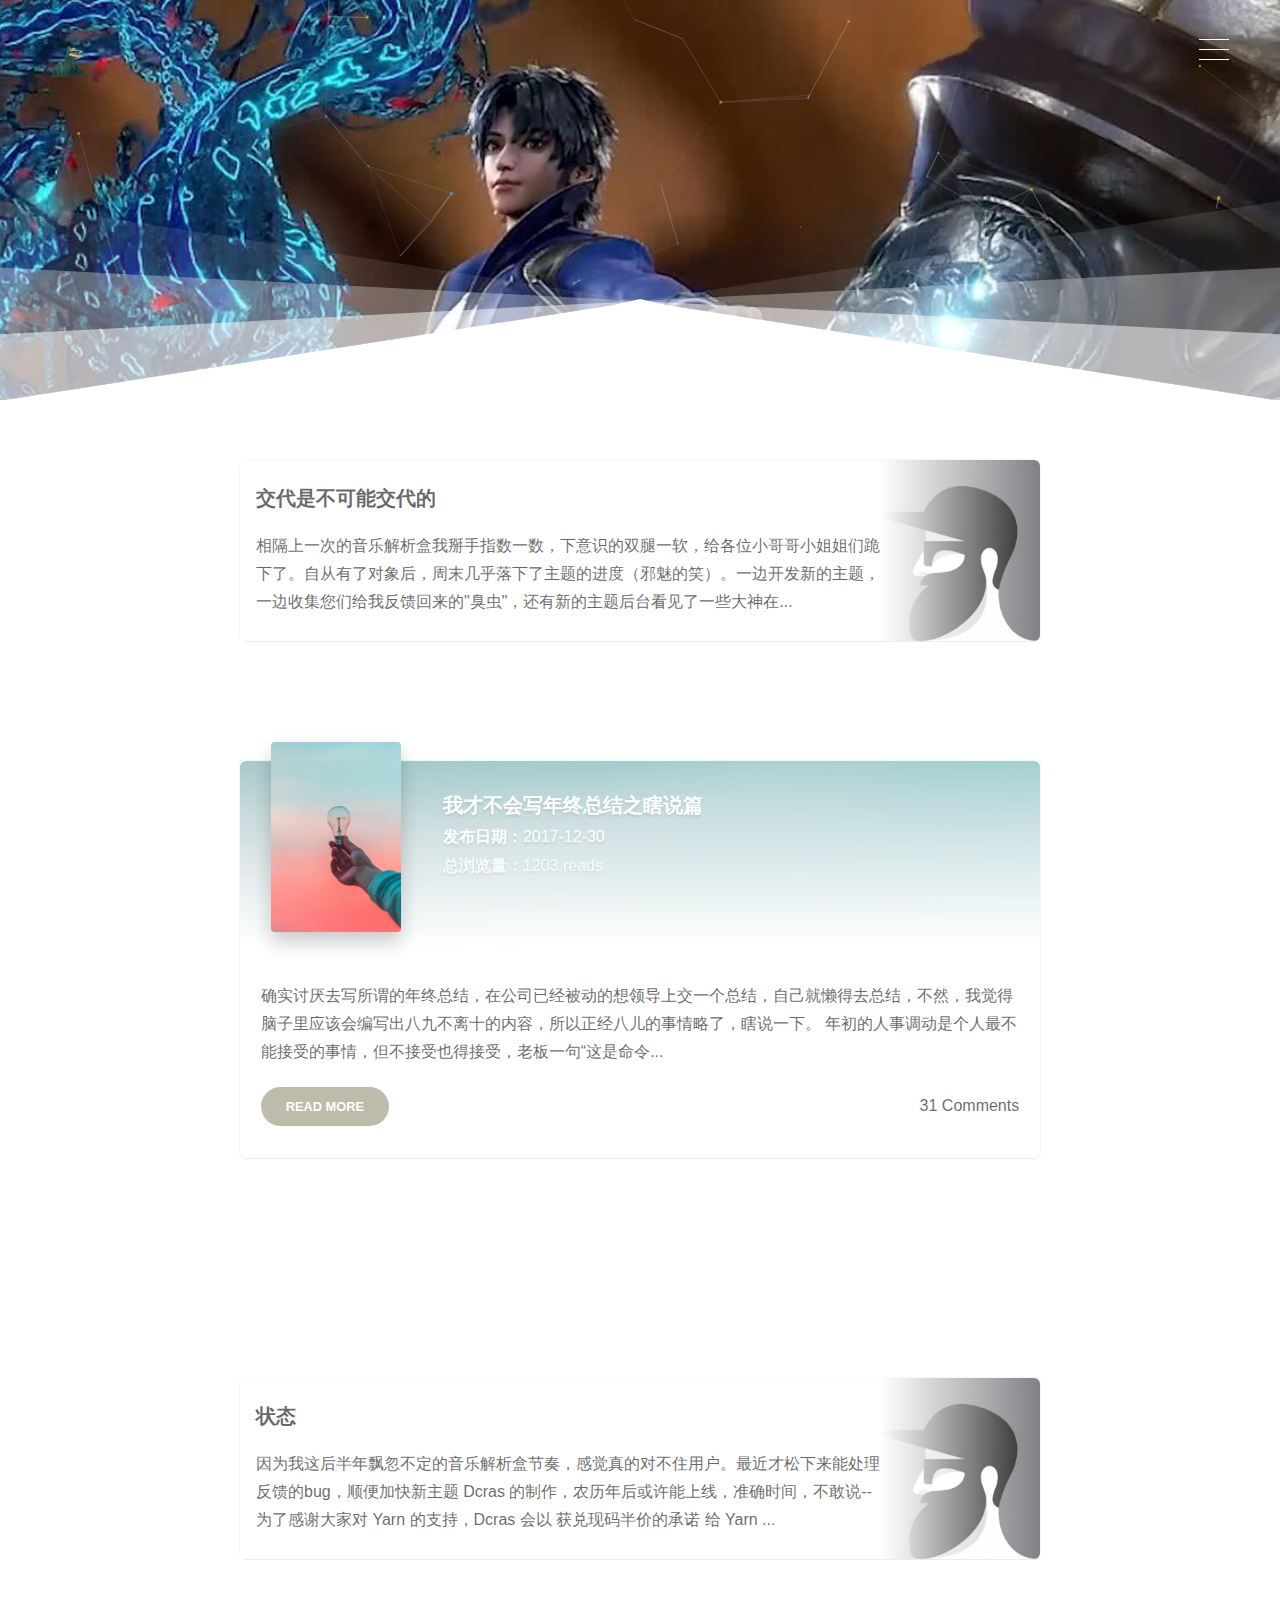
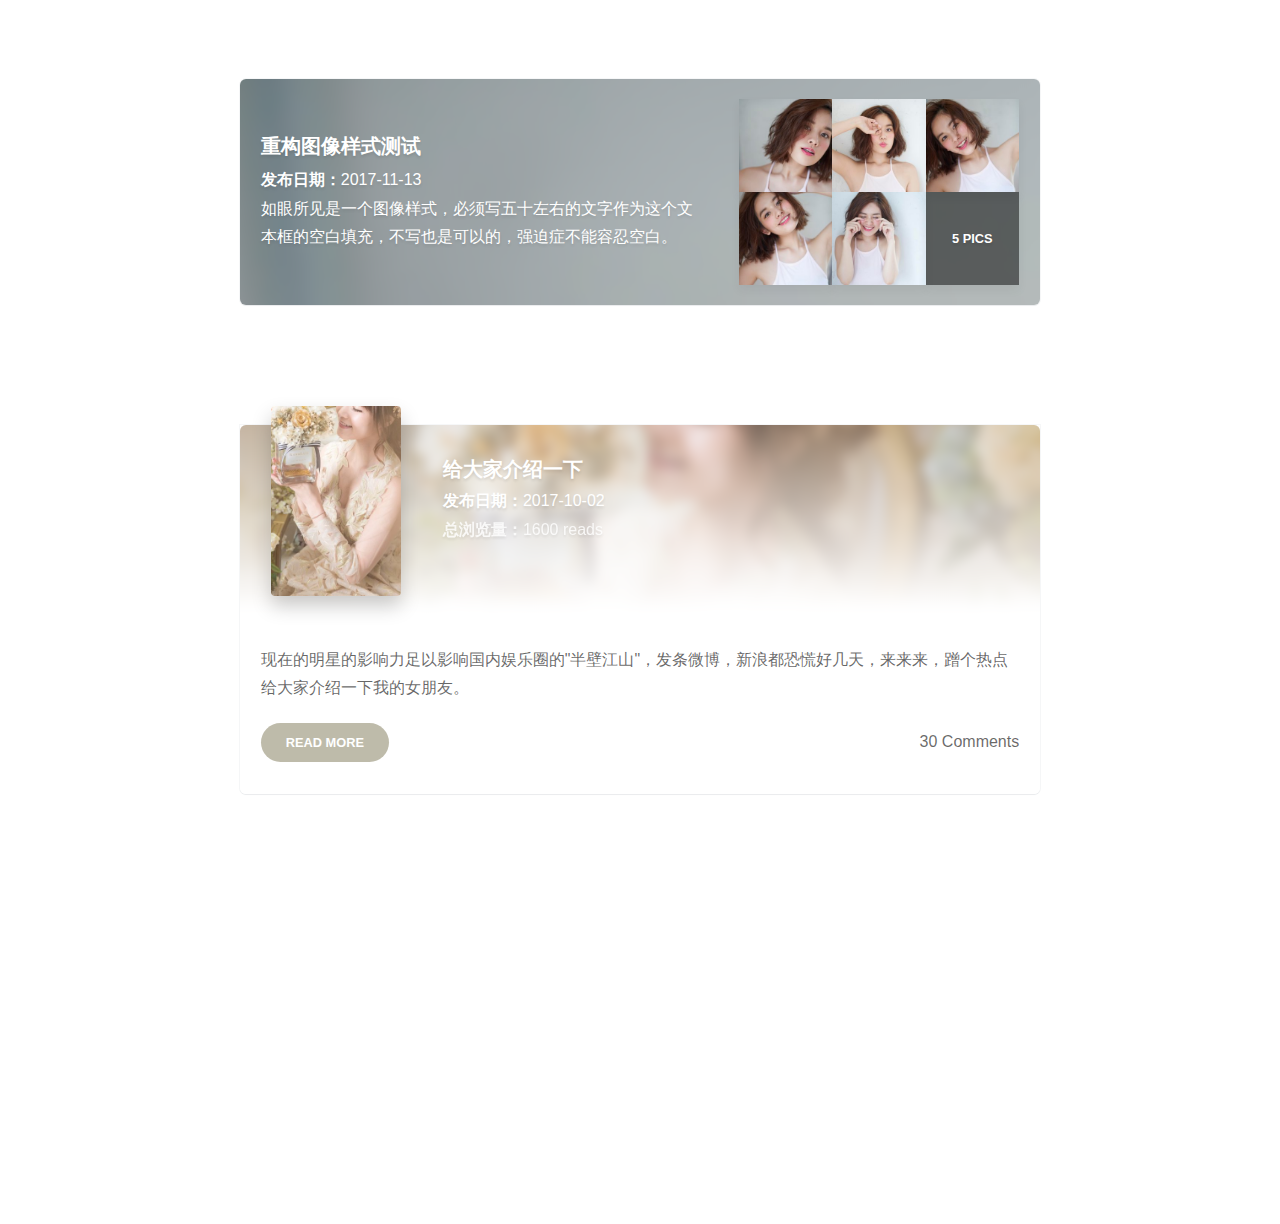
<file: index.html>
<!doctype html>
<html lang="zh">

	<head>
		<meta http-equiv="Content-Type" content="text/html; charset=UTF-8" />
		<meta name="viewport" content="width=device-width, initial-scale=1, maximum-scale=1">
		<title>大龙喵博客</title>
		<meta name="description" content="" />
		<meta name="keywords" content="" />
		<link rel="shortcut icon" href="./statics/img/logo.png" type="image/x-icon">
		<link rel="stylesheet" type="text/css" href="statics/css/index.css" media="all" />
	</head>

	<body class="home blog custom-background round-avatars">
		<div class="Yarn_Background" style="background-image: url( statics/images/47fb3c_.jpg);"></div>
		<form class="js-search search-form search-form--modal" method="get" action="search.html" role="search">
			<div class="search-form__inner">
				<div>
					<div id="search-container" class="ajax_search">
						<form method="get" id="searchform" action="">
							<div class="filter_container"><input type="text" value="" autocomplete="off" placeholder="Type then select or enter" name="s" id="search-input" />
								<ul id="search_filtered" class="search_filtered"></ul>
							</div>
							<input type="submit" name="submit" id="searchsubmit" class="searchsubmit" value="" />
						</form>
					</div>
				</div>
			</div>
		</form>
		<div class="navi" data-aos="fade-down">
			<div class="bt-nav">
				<div class="line line1"></div>
				<div class="line line2"></div>
				<div class="line line3"></div>
			</div>
			<div class="navbar animated fadeInRight">
				<div class="inner">
					<nav id="site-navigation" class="main-navigation">
						<div id="main-menu" class="main-menu-container">
							<div class="menu-menu-container">
								<ul id="primary-menu" class="menu">
									<li id="menu-item-17" class="menu-item menu-item-type-custom menu-item-object-custom current-menu-item current_page_item menu-item-home menu-item-17">
										<a href="index.html">首页</a>
									</li>
									<li id="menu-item-173" class="menu-item menu-item-type-post_type menu-item-object-page menu-item-173">
										<a href="update.html">音乐解析盒</a>
									</li>
									<li id="menu-item-78" class="menu-item menu-item-type-post_type menu-item-object-page menu-item-78">
										<a href="link.html">斗罗大陆</a>
									</li>
									<li id="menu-item-252" class="menu-item menu-item-type-post_type menu-item-object-page menu-item-has-children menu-item-252">
										<a href="archives.html">归档</a>
										<ul class="sub-menu">
											<li id="menu-item-165" class="menu-item menu-item-type-taxonomy menu-item-object-category menu-item-165">
												<a href="">theme</a>
											</li>
											<li id="menu-item-163" class="menu-item menu-item-type-taxonomy menu-item-object-category menu-item-163">
												<a href="">Happen</a>
											</li>
											<li id="menu-item-924" class="menu-item menu-item-type-taxonomy menu-item-object-category menu-item-924">
												<a href="">WeWork</a>
											</li>
											<li id="menu-item-164" class="menu-item menu-item-type-taxonomy menu-item-object-category menu-item-164">
												<a href="">WordPress</a>
											</li>
										</ul>
									</li>
									<li id="menu-item-57" class="menu-item menu-item-type-post_type menu-item-object-page menu-item-57">
										<a href="gustbook.html">留言</a>
									</li>
								</ul>
							</div>
						</div>
					</nav>
					<!-- #site-navigation -->
				</div>
			</div>
		</div>
		<div class="hebin" data-aos="fade-down">
			<!-- <i class=" js-toggle-search iconfont">&#xe60e;</i> -->
			<img class="custom-logo" src="statics/img/logo.png" />
		</div>
		<header id="masthead" class="overlay animated from-bottom" itemprop="brand">
			<div class="site-branding text-center">
				<!-- <a href="">
					<figure>
						<img class="custom-logo avatar" src="statics/img/logo.png" />
					</figure>
				</a>
				<h3 class="blog-description"><p>This is beauty</p></h3> -->
			</div>
			<!-- .site-branding -->
			<div class="decor-part">
				<div id="particles-js"></div>
			</div>
			<div class="animation-header">
				<div class="decor-wrapper">
					<svg id="header-decor" class="decor bottom" xmlns="http://www.w3.org/2000/svg" version="1.1" viewBox="0 0 100 100" preserveAspectRatio="none">
						<path class="large left" d="M0 0 L50 50 L0 100" fill="rgba(255,255,255, .1)"></path>
						<path class="large right" d="M100 0 L50 50 L100 100" fill="rgba(255,255,255, .1)"></path>
						<path class="medium left" d="M0 100 L50 50 L0 33.3" fill="rgba(255,255,255, .3)"></path>
						<path class="medium right" d="M100 100 L50 50 L100 33.3" fill="rgba(255,255,255, .3)"></path>
						<path class="small left" d="M0 100 L50 50 L0 66.6" fill="rgba(255,255,255, .5)"></path>
						<path class="small right" d="M100 100 L50 50 L100 66.6" fill="rgba(255,255,255, .5)"></path>
						<path d="M0 99.9 L50 49.9 L100 99.9 L0 99.9" fill="rgba(255,255,255, 1)"></path>
						<path d="M48 52 L50 49 L52 52 L48 52" fill="rgba(255,255,255, 1)"></path>
					</svg>
				</div>
			</div>
		</header>
		<div id="main" class="content">
			<div class="container">
				<article itemscope="itemscope">
					<div class="posts-list js-posts">
						<div class="post post-layout-list" data-aos="fade-up">
							<div class="status_list_item icon_kyubo">
								<div class="status_user" style="background-image: url(statics/images/b0ce3f3cde0c084b6d42321b2dcbc407.jpeg);">
									<div class="status_section">
										<a href="detail.html" class="status_btn">交代是不可能交代的</a>
										<p class="section_p">相隔上一次的音乐解析盒我掰手指数一数，下意识的双腿一软，给各位小哥哥小姐姐们跪下了。自从有了对象后，周末几乎落下了主题的进度（邪魅的笑）。一边开发新的主题，一边收集您们给我反馈回来的"臭虫"，还有新的主题后台看见了一些大神在... </p>
									</div>
								</div>
							</div>
						</div>
						<div class="post post-layout-list" data-aos="fade-up">
							<div class="postnormal review ">
								<div class="post-container review-item">
									<div class="row review-item-wrapper">
										<div class="col-sm-3">
											<a rel="nofollow" href="detail.html">
												<div class="review-item-img" style="background-image: url(statics/images/diego-ph-249471-2-800x1000.jpg);"></div>
											</a>
										</div>
										<div class="col-sm-9 flex-xs-middle">
											<div class="review-item-title">
												<a href="detail.html" rel="bookmark">我才不会写年终总结之瞎说篇</a>
											</div>
											<div class="review-item-creator"><b>发布日期：</b>2017-12-30</div>
											<span class="review-item-info"><b>总浏览量：</b>1203 reads</span>
										</div>
									</div>
									<div class="review-bg-wrapper">
										<div class="bg-blur" style="background-image: url(statics/images/diego-ph-249471-2-800x1000.jpg);"></div>
									</div>
								</div>
								<div class="post-container">
									<div class="entry-content">确实讨厌去写所谓的年终总结，在公司已经被动的想领导上交一个总结，自己就懒得去总结，不然，我觉得脑子里应该会编写出八九不离十的内容，所以正经八儿的事情略了，瞎说一下。 年初的人事调动是个人最不能接受的事情，但不接受也得接受，老板一句“这是命令...</div>
									<div class="post-footer">
										<a class="gaz-btn primary" href="">READ MORE</a>
										<span class="total-comments-on-post pull-right"><a href="">31 Comments</a></span>
									</div>
								</div>
							</div>
						</div>
						<div class="post post-layout-list" data-aos="fade-up">
							<div class="status_list_item icon_kyubo">
								<div class="status_user" style="background-image: url(statics/images/b0ce3f3cde0c084b6d42321b2dcbc407.jpeg);">
									<div class="status_section">
										<a href="detail.html" class="status_btn">状态</a>
										<p class="section_p">因为我这后半年飘忽不定的音乐解析盒节奏，感觉真的对不住用户。最近才松下来能处理反馈的bug，顺便加快新主题 Dcras 的制作，农历年后或许能上线，准确时间，不敢说-- 为了感谢大家对 Yarn 的支持，Dcras 会以 获兑现码半价的承诺 给 Yarn ... </p>
									</div>
								</div>
							</div>
						</div>
						<div class="post post-layout-list js-gallery" data-aos="fade-up">
							<div class="post-album">
								<div class="row content">
									<div class="bg" style="background-image: url(statics/images/IMG_0150.jpg);"></div>
									<div class="contentext flex-xs-middle">
										<div class="album-title">
											<a href="detail.html">重构图像样式测试</a>
										</div>
										<h5 class="review-item-creator"><b>发布日期：</b>2017-11-13</h5>
										<div class="album-content">如眼所见是一个图像样式，必须写五十左右的文字作为这个文本框的空白填充，不写也是可以的，强迫症不能容忍空白。</div>
									</div>
									<div class="album-thumb-width flex-xs-middle">
										<div class="row album-thumb no-gutter">
											<div class="col-xs-4"><img class="thumb" src="statics/images/IMG_0150-250x250.jpg" /></div>
											<div class="col-xs-4"><img class="thumb" src="statics/images/IMG_0149-250x250.jpg" /></div>
											<div class="col-xs-4"><img class="thumb" src="statics/images/IMG_0146-250x250.jpg" /></div>
											<div class="col-xs-4"><img class="thumb" src="statics/images/IMG_0147-250x250.jpg" /></div>
											<div class="col-xs-4"><img class="thumb" src="statics/images/IMG_0148-250x250.jpg" /></div>
											<div class="col-xs-4">
												<a href="">5 pics</a>
											</div>
										</div>
									</div>
								</div>
							</div>
						</div>
						<div class="post post-layout-list" data-aos="fade-up">
							<div class="postnormal review ">
								<div class="post-container review-item">
									<div class="row review-item-wrapper">
										<div class="col-sm-3">
											<a rel="nofollow" href="detail.html">
												<div class="review-item-img" style="background-image: url(statics/images/47fb3c_9afed6c259f94589881bd55376206366mv2_d_3840_5784_s_4_2-800x450.jpg);"></div>
											</a>
										</div>
										<div class="col-sm-9 flex-xs-middle">
											<div class="review-item-title">
												<a href="detail.html" rel="bookmark">给大家介绍一下</a>
											</div>
											<div class="review-item-creator"><b>发布日期：</b>2017-10-02</div>
											<span class="review-item-info"><b>总浏览量：</b>1600 reads</span>
										</div>
									</div>
									<div class="review-bg-wrapper">
										<div class="bg-blur" style="background-image: url(statics/images/47fb3c_9afed6c259f94589881bd55376206366mv2_d_3840_5784_s_4_2-800x450.jpg);"></div>
									</div>
								</div>
								<div class="post-container">
									<div class="entry-content">现在的明星的影响力足以影响国内娱乐圈的"半壁江山"，发条微博，新浪都恐慌好几天，来来来，蹭个热点给大家介绍一下我的女朋友。</div>
									<div class="post-footer">
										<a class="gaz-btn primary" href="detail.html">READ MORE</a>
										<span class="total-comments-on-post pull-right"><a href="">30 Comments</a></span>
									</div>
								</div>
							</div>
						</div>
					</div>
					<!-- post-formats end Infinite Scroll star -->
					<!-- post-formats -->
					<div class="pagination js-pagination">
						<!-- <div class="js-next pagination__load">
							<a href=""><i class="iconfont">&#xe605;</i></a>
						</div> -->
					</div>
					<!-- -pagination  -->
			</div>
		</div>

		<footer id="footer" class="overlay animated from-top">
			<div class="decor-wrapper">
				<svg id="footer-decor" class="decor top" xmlns="http://www.w3.org/2000/svg" version="1.1" viewBox="0 0 100 100" preserveAspectRatio="none">
					<path class="large left" d="M0 0 L50 50 L0 100" fill="rgba(255,255,255, .1)"></path>
					<path class="large right" d="M100 0 L50 50 L100 100" fill="rgba(255,255,255, .1)"></path>
					<path class="medium left" d="M0 0 L50 50 L0 66.6" fill="rgba(255,255,255, .3)"></path>
					<path class="medium right" d="M100 0 L50 50 L100 66.6" fill="rgba(255,255,255, .3)"></path>
					<path class="small left" d="M0 0 L50 50 L0 33.3" fill="rgba(255,255,255, .5)"></path>
					<path class="small right" d="M100 0 L50 50 L100 33.3" fill="rgba(255,255,255, .5)"></path>
					<path d="M0 0 L50 50 L100 0 L0 0" fill="rgba(255,255,255, 1)"></path>
					<path d="M48 48 L50 51 L52 48 L48 48" fill="rgba(255,255,255, 1)"></path>
				</svg>
			</div>
			<div class="socialize" data-aos="zoom-in">
				<li>
					<a title="weibo" class="socialicon" href=""><i class="iconfont" aria-hidden="true">&#xe601;</i></a>
				</li>
				<li class="wechat">
					<a class="socialicon"><i class="iconfont">&#xe609;</i></a>
					<div class="wechatimg"><img src="statics/img/weix.png"></div>
				</li>
				<li>
					<a title="QQ" class="socialicon" href="" target="_blank"><i class="iconfont" aria-hidden="true">&#xe616;</i></a>
				</li>
			</div>
			<div class="cr">
				Copyright&copy;2021. Design by
				<a href="">Allen.zhang</a>
			</div>
			
			<script type='text/javascript' src='statics/js/jquery.min.js'></script>
			<script type='text/javascript' src='statics/js/plugins.js'></script>
			<script type='text/javascript' src='statics/js/script.js'></script>
			<script type='text/javascript' src='statics/js/particles.js'></script>
			<script type='text/javascript' src='statics/js/aos.js'></script>
			

	</body>

</html>
</file>
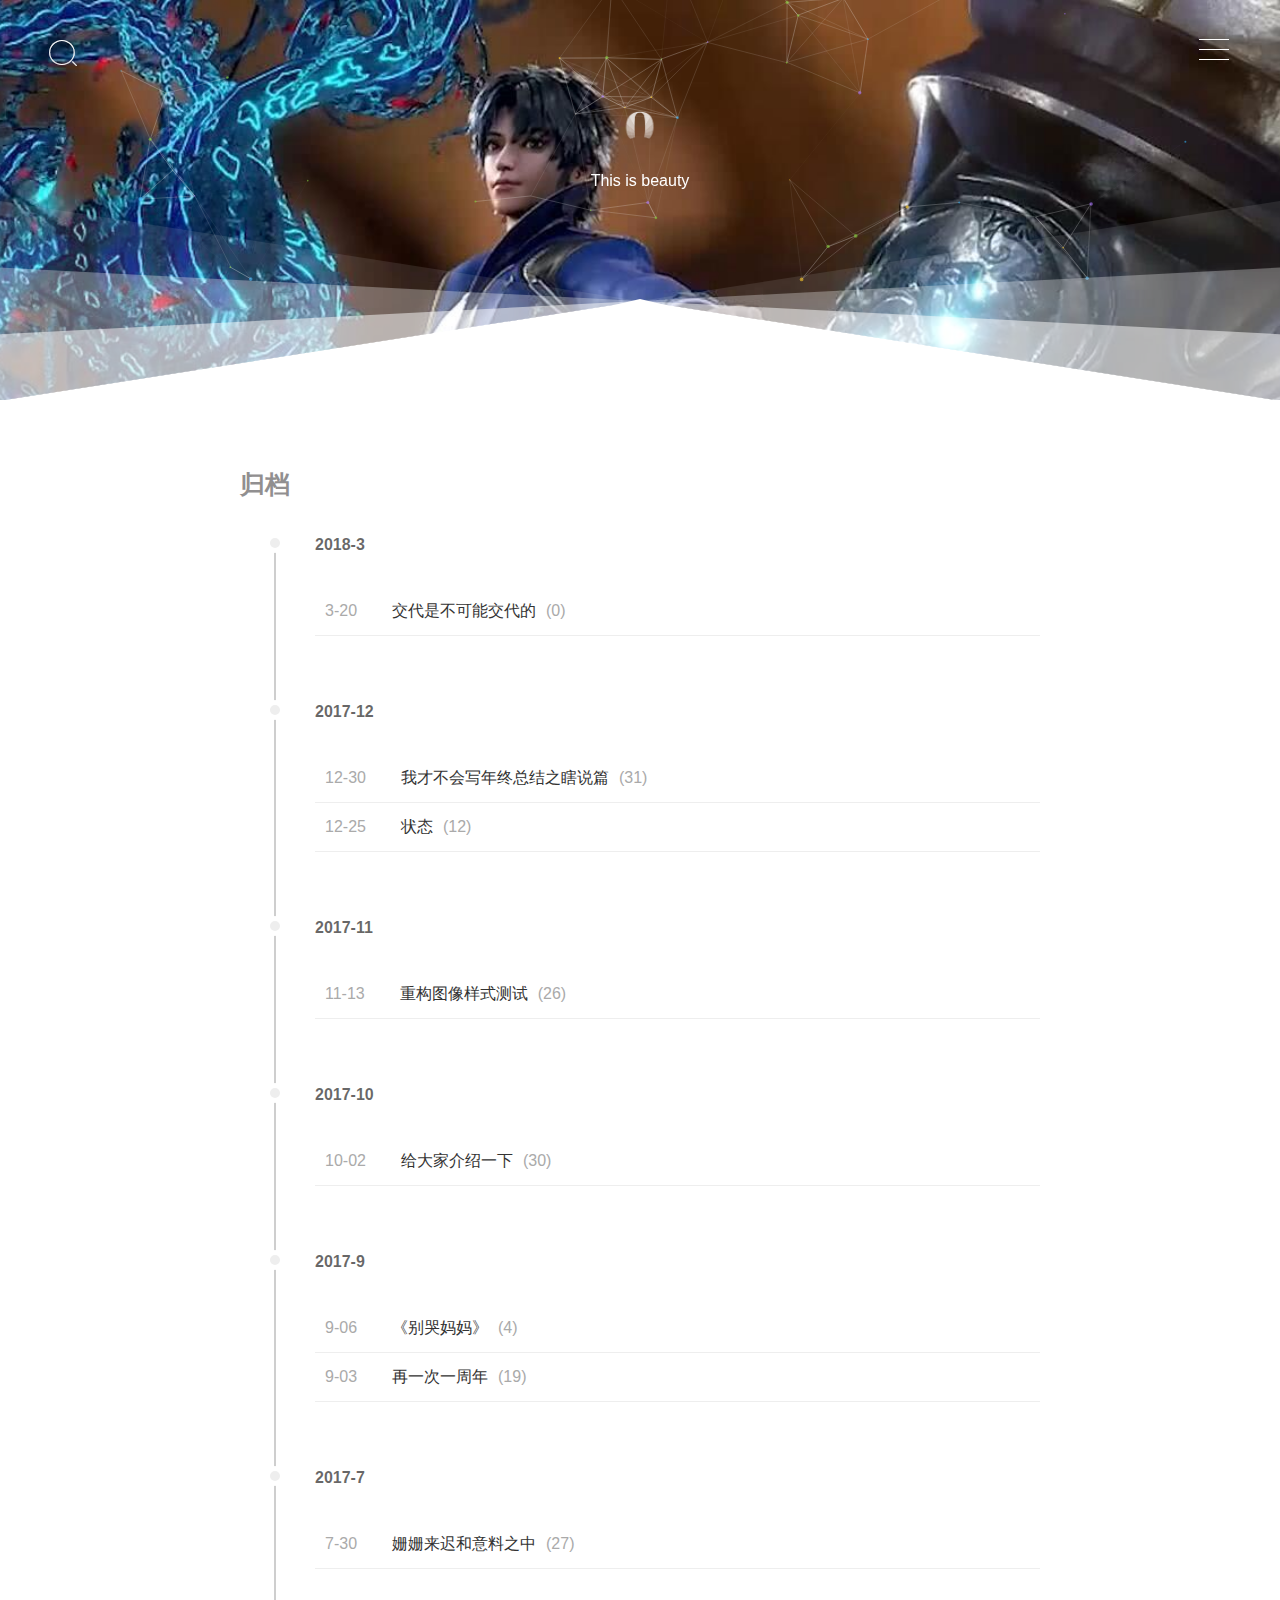
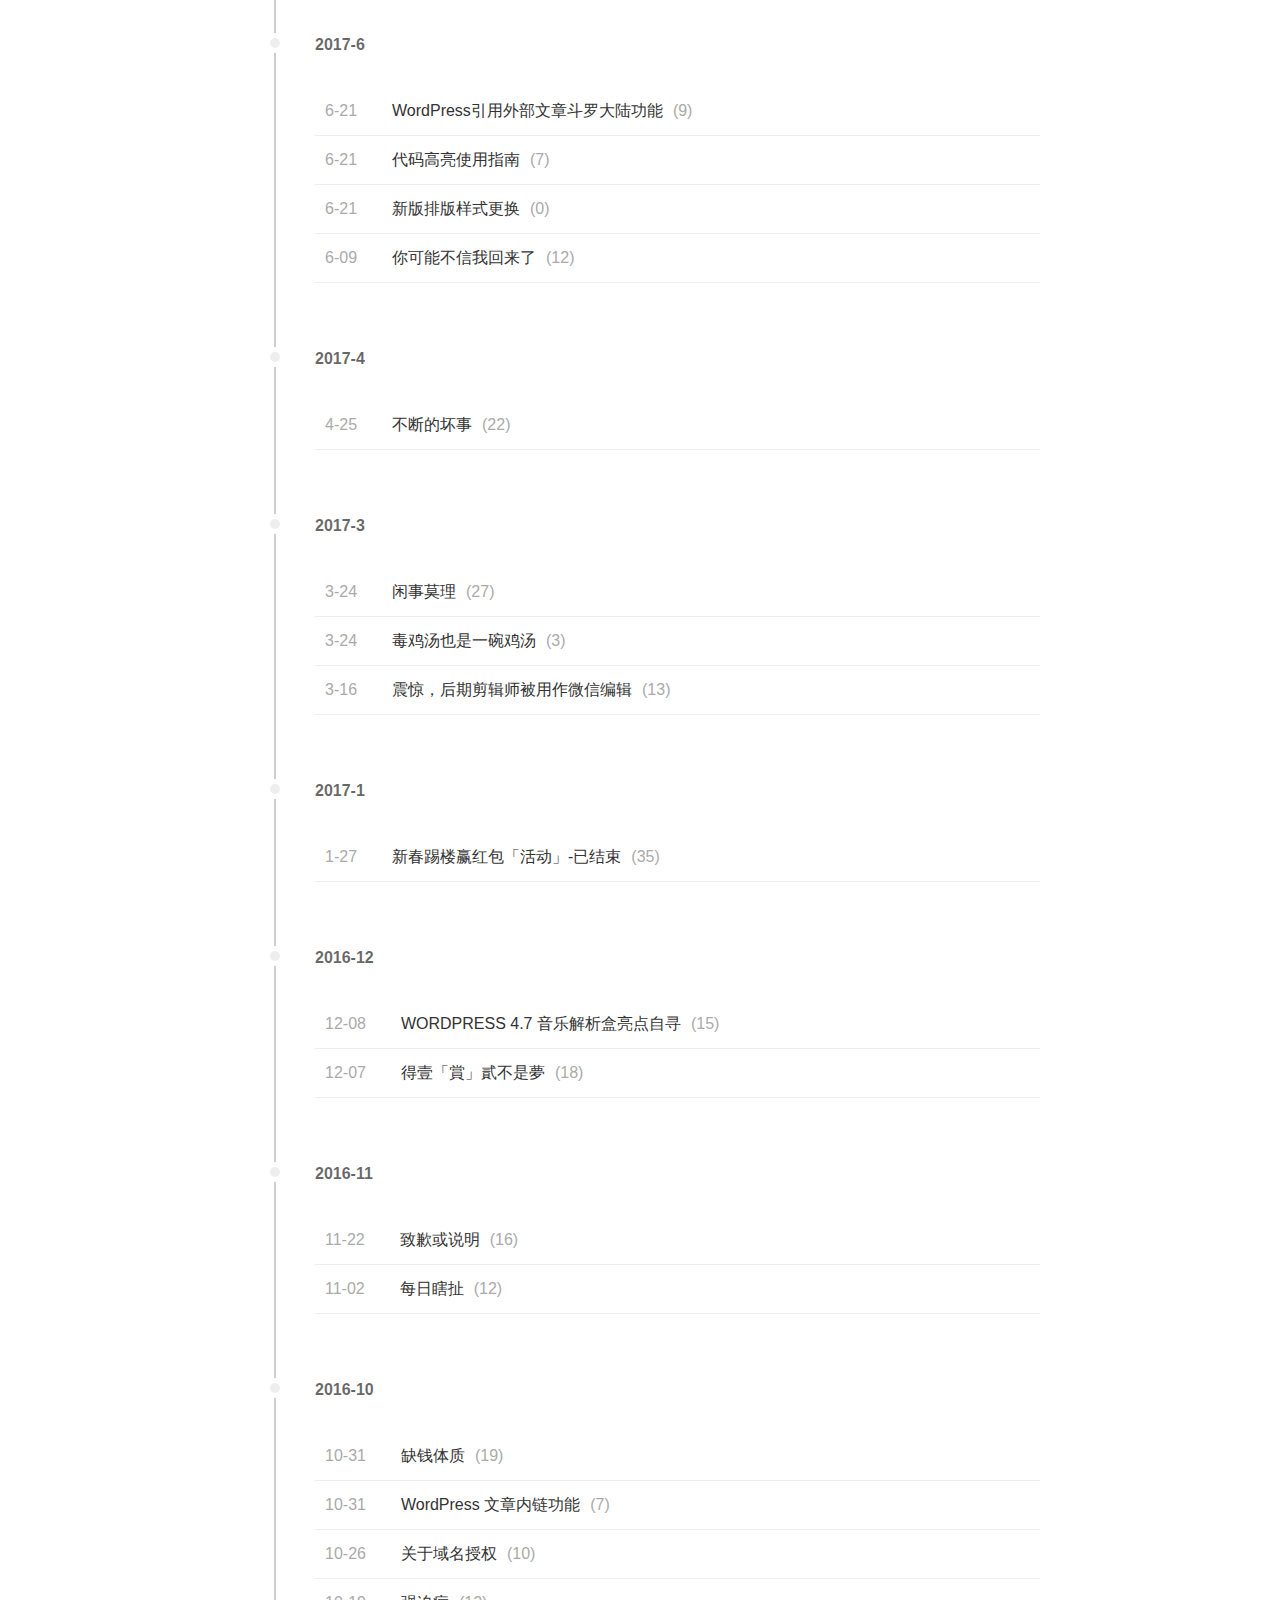
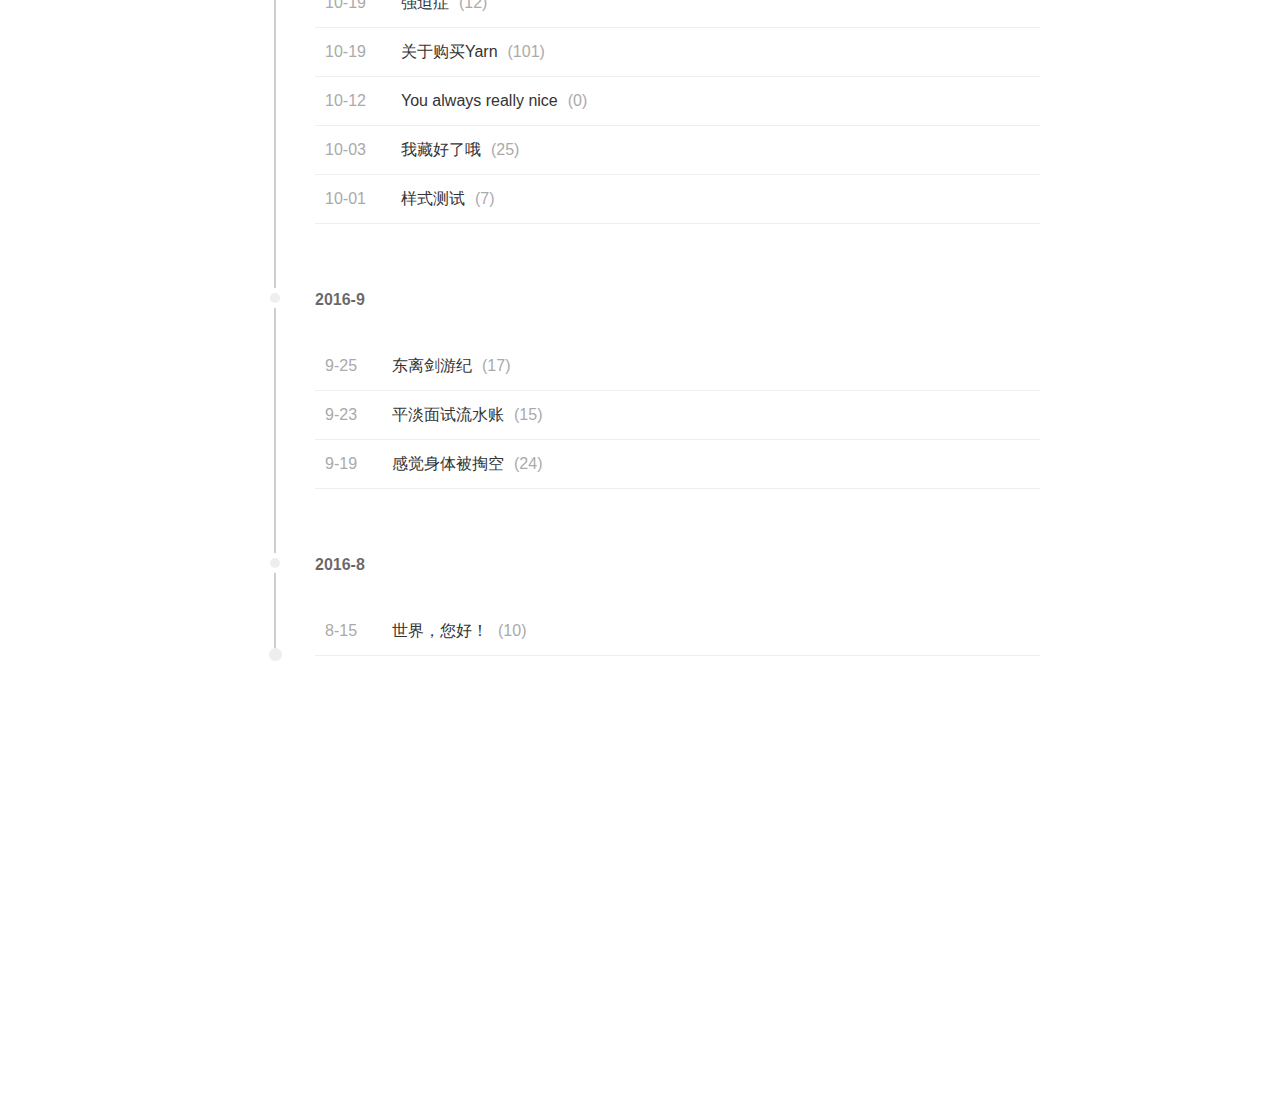
<file: archives.html>
<!doctype html>
<html lang="zh">

	<head>
		<meta http-equiv="Content-Type" content="text/html; charset=UTF-8" />
		<meta name="viewport" content="width=device-width, initial-scale=1, maximum-scale=1">
		<title>响应式简单个性个人博客模板</title>
		<meta name="description" content="" />
		<meta name="keywords" content="" />
		<link rel="stylesheet" type="text/css" href="statics/css/index.css" media="all" />
	</head>

	<body class="home blog custom-background round-avatars">
		<div class="Yarn_Background" style="background-image: url( statics/images/47fb3c_.jpg);"></div>
		<form class="js-search search-form search-form--modal" method="get" action="search.html" role="search">
			<div class="search-form__inner">
				<div>
					<div id="search-container" class="ajax_search">
						<form method="get" id="searchform" action="">
							<div class="filter_container"><input type="text" value="" autocomplete="off" placeholder="Type then select or enter" name="s" id="search-input" />
								<ul id="search_filtered" class="search_filtered"></ul>
							</div>
							<input type="submit" name="submit" id="searchsubmit" class="searchsubmit" value="" />
						</form>
					</div>
				</div>
			</div>
		</form>
		<div class="navi" data-aos="fade-down">
			<div class="bt-nav">
				<div class="line line1"></div>
				<div class="line line2"></div>
				<div class="line line3"></div>
			</div>
			<div class="navbar animated fadeInRight">
				<div class="inner">
					<nav id="site-navigation" class="main-navigation">
						<div id="main-menu" class="main-menu-container">
							<div class="menu-menu-container">
								<ul id="primary-menu" class="menu">
									<li id="menu-item-17" class="menu-item menu-item-type-custom menu-item-object-custom current-menu-item current_page_item menu-item-home menu-item-17">
										<a href="index.html">首页</a>
									</li>
									<li id="menu-item-173" class="menu-item menu-item-type-post_type menu-item-object-page menu-item-173">
										<a href="update.html">音乐解析盒</a>
									</li>
									<li id="menu-item-78" class="menu-item menu-item-type-post_type menu-item-object-page menu-item-78">
										<a href="link.html">斗罗大陆</a>
									</li>
									<li id="menu-item-252" class="menu-item menu-item-type-post_type menu-item-object-page menu-item-has-children menu-item-252">
										<a href="archives.html">归档</a>
										<ul class="sub-menu">
											<li id="menu-item-165" class="menu-item menu-item-type-taxonomy menu-item-object-category menu-item-165">
												<a href="">theme</a>
											</li>
											<li id="menu-item-163" class="menu-item menu-item-type-taxonomy menu-item-object-category menu-item-163">
												<a href="">Happen</a>
											</li>
											<li id="menu-item-924" class="menu-item menu-item-type-taxonomy menu-item-object-category menu-item-924">
												<a href="">WeWork</a>
											</li>
											<li id="menu-item-164" class="menu-item menu-item-type-taxonomy menu-item-object-category menu-item-164">
												<a href="">WordPress</a>
											</li>
										</ul>
									</li>
									<li id="menu-item-57" class="menu-item menu-item-type-post_type menu-item-object-page menu-item-57">
										<a href="gustbook.html">留言</a>
									</li>
								</ul>
							</div>
						</div>
					</nav>
					<!-- #site-navigation -->
				</div>
			</div>
		</div>
		<div class="hebin" data-aos="fade-down">
			<i class=" js-toggle-search iconfont">&#xe60e;</i>
		</div>
		<header id="masthead" class="overlay animated from-bottom" itemprop="brand">
			<div class="site-branding text-center">
				<a href="">
					<figure>
						<img class="custom-logo avatar" src="statics/images/omikron.png" />
					</figure>
				</a>
				<h3 class="blog-description"><p>This is beauty</p></h3>
			</div>
			<!-- .site-branding -->
			<div class="decor-part">
				<div id="particles-js"></div>
			</div>
			<div class="animation-header">
				<div class="decor-wrapper">
					<svg id="header-decor" class="decor bottom" xmlns="http://www.w3.org/2000/svg" version="1.1" viewBox="0 0 100 100" preserveAspectRatio="none">
						<path class="large left" d="M0 0 L50 50 L0 100" fill="rgba(255,255,255, .1)"></path>
						<path class="large right" d="M100 0 L50 50 L100 100" fill="rgba(255,255,255, .1)"></path>
						<path class="medium left" d="M0 100 L50 50 L0 33.3" fill="rgba(255,255,255, .3)"></path>
						<path class="medium right" d="M100 100 L50 50 L100 33.3" fill="rgba(255,255,255, .3)"></path>
						<path class="small left" d="M0 100 L50 50 L0 66.6" fill="rgba(255,255,255, .5)"></path>
						<path class="small right" d="M100 100 L50 50 L100 66.6" fill="rgba(255,255,255, .5)"></path>
						<path d="M0 99.9 L50 49.9 L100 99.9 L0 99.9" fill="rgba(255,255,255, 1)"></path>
						<path d="M48 52 L50 49 L52 52 L48 52" fill="rgba(255,255,255, 1)"></path>
					</svg>
				</div>
			</div>
		</header>
		<div id="main" class="content">
			<div class="container">
				<section class="post_content" itemscope itemtype="http://schema.org/Article">
					<header class="post_header">
						<h1 class="post_title">归档</h1>
					</header>
					<div class="post-Archive">
						<div id="archives">
							<div class='archive-title' id='arti-2018-3'>
								<h3>2018-3</h3>
								<div class='archives archives-3' data-date='2018-3'>
									<div class="brick">
										<a href=""><span class="time">3-20</span>交代是不可能交代的<span>(0)</span></a>
									</div>
								</div>
							</div>
							<div class='archive-title' id='arti-2017-12'>
								<h3>2017-12</h3>
								<div class='archives archives-12' data-date='2017-12'>
									<div class="brick">
										<a href=""><span class="time">12-30</span>我才不会写年终总结之瞎说篇<span>(31)</span></a>
									</div>
									<div class="brick">
										<a href=""><span class="time">12-25</span>状态<span>(12)</span></a>
									</div>
								</div>
							</div>
							<div class='archive-title' id='arti-2017-11'>
								<h3>2017-11</h3>
								<div class='archives archives-11' data-date='2017-11'>
									<div class="brick">
										<a href=""><span class="time">11-13</span>重构图像样式测试<span>(26)</span></a>
									</div>
								</div>
							</div>
							<div class='archive-title' id='arti-2017-10'>
								<h3>2017-10</h3>
								<div class='archives archives-10' data-date='2017-10'>
									<div class="brick">
										<a href=""><span class="time">10-02</span>给大家介绍一下<span>(30)</span></a>
									</div>
								</div>
							</div>
							<div class='archive-title' id='arti-2017-9'>
								<h3>2017-9</h3>
								<div class='archives archives-9' data-date='2017-9'>
									<div class="brick">
										<a href=""><span class="time">9-06</span>《别哭妈妈》<span>(4)</span></a>
									</div>
									<div class="brick">
										<a href=""><span class="time">9-03</span>再一次一周年<span>(19)</span></a>
									</div>
								</div>
							</div>
							<div class='archive-title' id='arti-2017-7'>
								<h3>2017-7</h3>
								<div class='archives archives-7' data-date='2017-7'>
									<div class="brick">
										<a href=""><span class="time">7-30</span>姗姗来迟和意料之中<span>(27)</span></a>
									</div>
								</div>
							</div>
							<div class='archive-title' id='arti-2017-6'>
								<h3>2017-6</h3>
								<div class='archives archives-6' data-date='2017-6'>
									<div class="brick">
										<a href=""><span class="time">6-21</span>WordPress引用外部文章斗罗大陆功能<span>(9)</span></a>
									</div>
									<div class="brick">
										<a href=""><span class="time">6-21</span>代码高亮使用指南<span>(7)</span></a>
									</div>
									<div class="brick">
										<a href=""><span class="time">6-21</span>新版排版样式更换<span>(0)</span></a>
									</div>
									<div class="brick">
										<a href=""><span class="time">6-09</span>你可能不信我回来了<span>(12)</span></a>
									</div>
								</div>
							</div>
							<div class='archive-title' id='arti-2017-4'>
								<h3>2017-4</h3>
								<div class='archives archives-4' data-date='2017-4'>
									<div class="brick">
										<a href=""><span class="time">4-25</span>不断的坏事<span>(22)</span></a>
									</div>
								</div>
							</div>
							<div class='archive-title' id='arti-2017-3'>
								<h3>2017-3</h3>
								<div class='archives archives-3' data-date='2017-3'>
									<div class="brick">
										<a href=""><span class="time">3-24</span>闲事莫理<span>(27)</span></a>
									</div>
									<div class="brick">
										<a href=""><span class="time">3-24</span>毒鸡汤也是一碗鸡汤<span>(3)</span></a>
									</div>
									<div class="brick">
										<a href=""><span class="time">3-16</span>震惊，后期剪辑师被用作微信编辑<span>(13)</span></a>
									</div>
								</div>
							</div>
							<div class='archive-title' id='arti-2017-1'>
								<h3>2017-1</h3>
								<div class='archives archives-1' data-date='2017-1'>
									<div class="brick">
										<a href=""><span class="time">1-27</span>新春踢楼赢红包「活动」-已结束<span>(35)</span></a>
									</div>
								</div>
							</div>
							<div class='archive-title' id='arti-2016-12'>
								<h3>2016-12</h3>
								<div class='archives archives-12' data-date='2016-12'>
									<div class="brick">
										<a href=""><span class="time">12-08</span>WORDPRESS 4.7 音乐解析盒亮点自寻<span>(15)</span></a>
									</div>
									<div class="brick">
										<a href=""><span class="time">12-07</span>得壹「賞」貳不是夢<span>(18)</span></a>
									</div>
								</div>
							</div>
							<div class='archive-title' id='arti-2016-11'>
								<h3>2016-11</h3>
								<div class='archives archives-11' data-date='2016-11'>
									<div class="brick">
										<a href=""><span class="time">11-22</span>致歉或说明<span>(16)</span></a>
									</div>
									<div class="brick">
										<a href=""><span class="time">11-02</span>每日瞎扯<span>(12)</span></a>
									</div>
								</div>
							</div>
							<div class='archive-title' id='arti-2016-10'>
								<h3>2016-10</h3>
								<div class='archives archives-10' data-date='2016-10'>
									<div class="brick">
										<a href=""><span class="time">10-31</span>缺钱体质<span>(19)</span></a>
									</div>
									<div class="brick">
										<a href=""><span class="time">10-31</span>WordPress 文章内链功能<span>(7)</span></a>
									</div>
									<div class="brick">
										<a href=""><span class="time">10-26</span>关于域名授权<span>(10)</span></a>
									</div>
									<div class="brick">
										<a href=""><span class="time">10-19</span>强迫症<span>(12)</span></a>
									</div>
									<div class="brick">
										<a href=""><span class="time">10-19</span>关于购买Yarn<span>(101)</span></a>
									</div>
									<div class="brick">
										<a href=""><span class="time">10-12</span>You always really nice<span>(0)</span></a>
									</div>
									<div class="brick">
										<a href=""><span class="time">10-03</span>我藏好了哦<span>(25)</span></a>
									</div>
									<div class="brick">
										<a href=""><span class="time">10-01</span>样式测试<span>(7)</span></a>
									</div>
								</div>
							</div>
							<div class='archive-title' id='arti-2016-9'>
								<h3>2016-9</h3>
								<div class='archives archives-9' data-date='2016-9'>
									<div class="brick">
										<a href=""><span class="time">9-25</span>东离剑游纪<span>(17)</span></a>
									</div>
									<div class="brick">
										<a href=""><span class="time">9-23</span>平淡面试流水账<span>(15)</span></a>
									</div>
									<div class="brick">
										<a href=""><span class="time">9-19</span>感觉身体被掏空<span>(24)</span></a>
									</div>
								</div>
							</div>
							<div class='archive-title' id='arti-2016-8'>
								<h3>2016-8</h3>
								<div class='archives archives-8' data-date='2016-8'>
									<div class="brick">
										<a href=""><span class="time">8-15</span>世界，您好！<span>(10)</span></a>
									</div>
								</div>
							</div>
						</div>
				</section>
				</div>
			</div>

			<footer id="footer" class="overlay animated from-top">
				<div class="decor-wrapper">
					<svg id="footer-decor" class="decor top" xmlns="http://www.w3.org/2000/svg" version="1.1" viewBox="0 0 100 100" preserveAspectRatio="none">
						<path class="large left" d="M0 0 L50 50 L0 100" fill="rgba(255,255,255, .1)"></path>
						<path class="large right" d="M100 0 L50 50 L100 100" fill="rgba(255,255,255, .1)"></path>
						<path class="medium left" d="M0 0 L50 50 L0 66.6" fill="rgba(255,255,255, .3)"></path>
						<path class="medium right" d="M100 0 L50 50 L100 66.6" fill="rgba(255,255,255, .3)"></path>
						<path class="small left" d="M0 0 L50 50 L0 33.3" fill="rgba(255,255,255, .5)"></path>
						<path class="small right" d="M100 0 L50 50 L100 33.3" fill="rgba(255,255,255, .5)"></path>
						<path d="M0 0 L50 50 L100 0 L0 0" fill="rgba(255,255,255, 1)"></path>
						<path d="M48 48 L50 51 L52 48 L48 48" fill="rgba(255,255,255, 1)"></path>
					</svg>
				</div>
				<div class="socialize" data-aos="zoom-in">
					<li>
						<a title="weibo" class="socialicon" href=""><i class="iconfont" aria-hidden="true">&#xe601;</i></a>
					</li>
					<li class="wechat">
						<a class="socialicon"><i class="iconfont">&#xe609;</i></a>
						<div class="wechatimg"><img src="statics/images/49D3746D-7519-B709-83E4-65BD1927C4E7.jpg"></div>
					</li>
					<li>
						<a title="QQ" class="socialicon" href="" target="_blank"><i class="iconfont" aria-hidden="true">&#xe616;</i></a>
					</li>
				</div>
				<div class="cr">
					Copyright&copy;2018. Design by
					<a href="">17sucai</a>
				</div>
				<script type='text/javascript' src='statics/js/jquery.min.js'></script>
				<script type='text/javascript' src='statics/js/plugins.js'></script>
				<script type='text/javascript' src='statics/js/script.js'></script>
				<script type='text/javascript' src='statics/js/particles.js'></script>
				<script type='text/javascript' src='statics/js/aos.js'></script>

	</body>

</html>
</file>
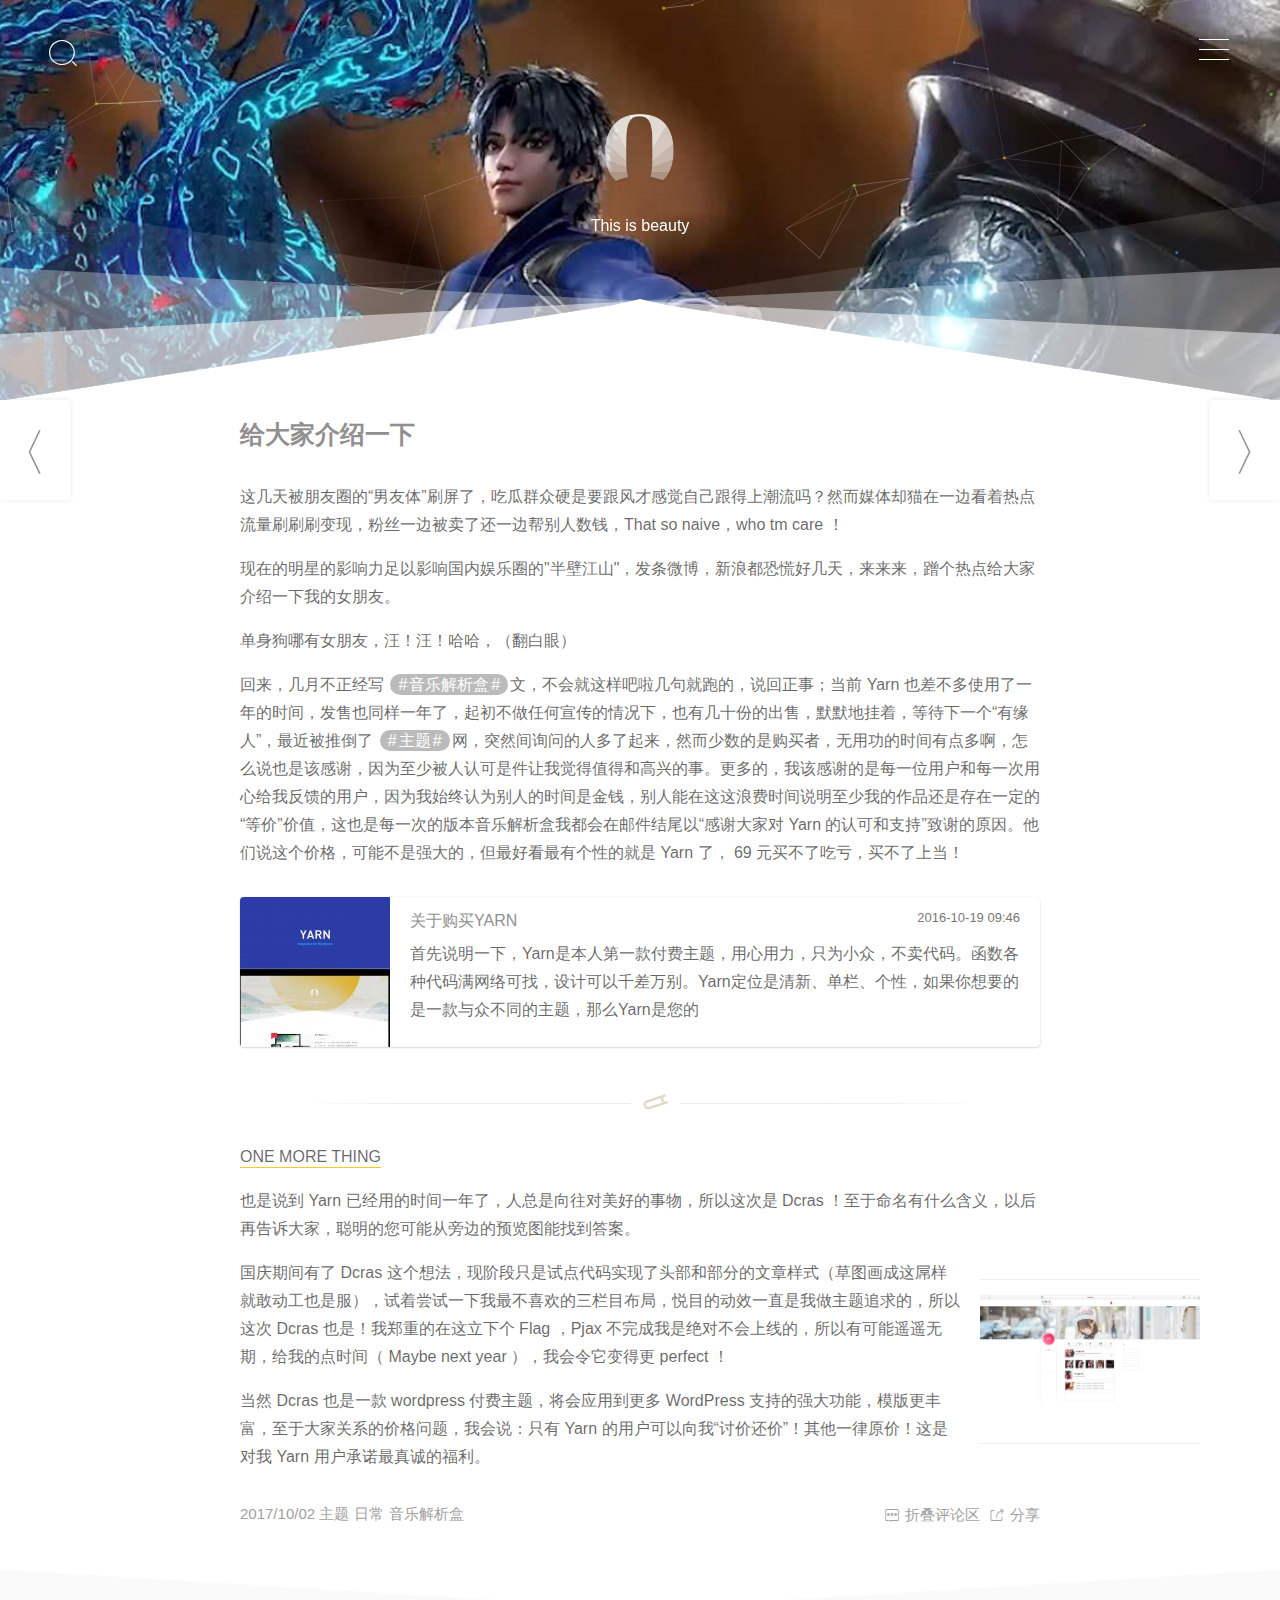
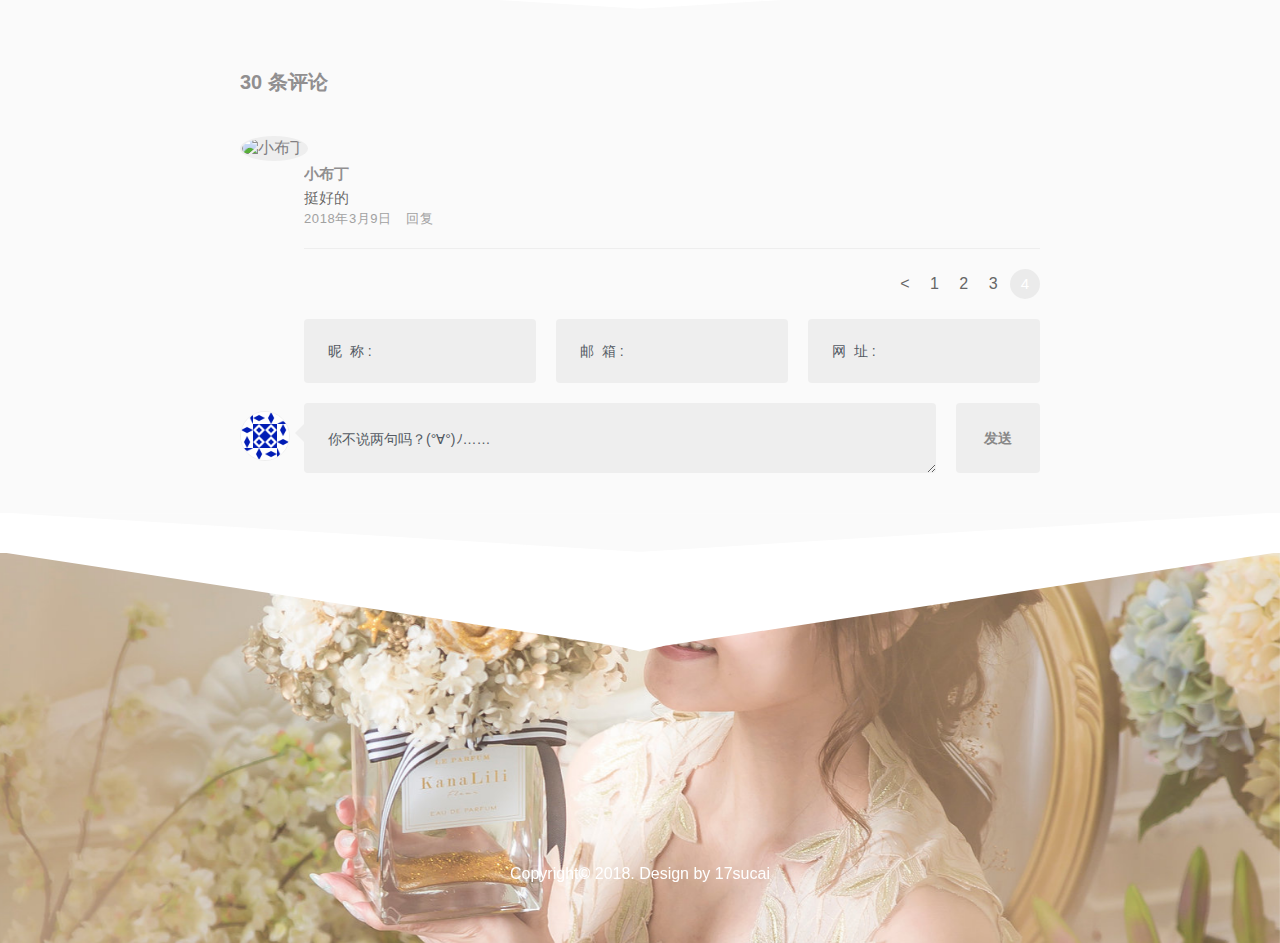
<file: detail.html>
<!doctype html>
<html lang="zh">

	<head>
		<meta http-equiv="Content-Type" content="text/html; charset=UTF-8" />
		<meta name="viewport" content="width=device-width, initial-scale=1, maximum-scale=1">
		<title>响应式简单个性个人博客模板</title>
		<meta name="description" content="" />
		<meta name="keywords" content="" />
		<link rel="stylesheet" type="text/css" href="statics/css/index.css" media="all" />
		<link rel="stylesheet" type="text/css" href="statics/css/detail.css" />
	</head>

	<body class="home blog custom-background round-avatars" itemscope itemtype="http://schema.org/Organization">
		<div class="Yarn_Background" style="background-image: url( statics/images/47fb3c_.jpg);"></div>
		<form class="js-search search-form search-form--modal" method="get" action="search.html" role="search">
			<div class="search-form__inner">
				<div>
					<div id="search-container" class="ajax_search">
						<form method="get" id="searchform" action="">
							<div class="filter_container"><input type="text" value="" autocomplete="off" placeholder="Type then select or enter" name="s" id="search-input" />
								<ul id="search_filtered" class="search_filtered"></ul>
							</div>
							<input type="submit" name="submit" id="searchsubmit" class="searchsubmit" value="" />
						</form>
					</div>
				</div>
			</div>
		</form>
		<div class="navi" data-aos="fade-down">
			<div class="bt-nav">
				<div class="line line1"></div>
				<div class="line line2"></div>
				<div class="line line3"></div>
			</div>
			<div class="navbar animated fadeInRight">
				<div class="inner">
					<nav id="site-navigation" class="main-navigation">
						<div id="main-menu" class="main-menu-container">
							<div class="menu-menu-container">
								<ul id="primary-menu" class="menu">
									<li id="menu-item-17" class="menu-item menu-item-type-custom menu-item-object-custom current-menu-item current_page_item menu-item-home menu-item-17">
										<a href="index.html">首页</a>
									</li>
									<li id="menu-item-173" class="menu-item menu-item-type-post_type menu-item-object-page menu-item-173">
										<a href="update.html">音乐解析盒</a>
									</li>
									<li id="menu-item-78" class="menu-item menu-item-type-post_type menu-item-object-page menu-item-78">
										<a href="link.html">斗罗大陆</a>
									</li>
									<li id="menu-item-252" class="menu-item menu-item-type-post_type menu-item-object-page menu-item-has-children menu-item-252">
										<a href="archives.html">归档</a>
										<ul class="sub-menu">
											<li id="menu-item-165" class="menu-item menu-item-type-taxonomy menu-item-object-category menu-item-165">
												<a href="">theme</a>
											</li>
											<li id="menu-item-163" class="menu-item menu-item-type-taxonomy menu-item-object-category menu-item-163">
												<a href="">Happen</a>
											</li>
											<li id="menu-item-924" class="menu-item menu-item-type-taxonomy menu-item-object-category menu-item-924">
												<a href="">WeWork</a>
											</li>
											<li id="menu-item-164" class="menu-item menu-item-type-taxonomy menu-item-object-category menu-item-164">
												<a href="">WordPress</a>
											</li>
										</ul>
									</li>
									<li id="menu-item-57" class="menu-item menu-item-type-post_type menu-item-object-page menu-item-57">
										<a href="gustbook.html">留言</a>
									</li>
								</ul>
							</div>
						</div>
					</nav>
					<!-- #site-navigation -->
				</div>
			</div>
		</div>
		<div class="hebin" data-aos="fade-down">
			<i class=" js-toggle-search iconfont">&#xe60e;</i>
		</div>
		<header id="masthead" class="overlay animated from-bottom" itemprop="brand" itemscope itemtype="http://schema.org/Brand">
			<div class="site-branding text-center">
				<a href="">
					<figure>
						<img class="custom-logo avatar" src="statics/images/omikron.png" />
					</figure>
				</a>
				<h3 class="blog-description"><p>This is beauty</p></h3>
			</div>
			<!-- .site-branding -->
			<div class="decor-part">
				<div id="particles-js"></div>
			</div>
			<div class="animation-header">
				<div class="decor-wrapper">
					<svg id="header-decor" class="decor bottom" xmlns="http://www.w3.org/2000/svg" version="1.1" viewBox="0 0 100 100" preserveAspectRatio="none">
						<path class="large left" d="M0 0 L50 50 L0 100" fill="rgba(255,255,255, .1)"></path>
						<path class="large right" d="M100 0 L50 50 L100 100" fill="rgba(255,255,255, .1)"></path>
						<path class="medium left" d="M0 100 L50 50 L0 33.3" fill="rgba(255,255,255, .3)"></path>
						<path class="medium right" d="M100 100 L50 50 L100 33.3" fill="rgba(255,255,255, .3)"></path>
						<path class="small left" d="M0 100 L50 50 L0 66.6" fill="rgba(255,255,255, .5)"></path>
						<path class="small right" d="M100 100 L50 50 L100 66.6" fill="rgba(255,255,255, .5)"></path>
						<path d="M0 99.9 L50 49.9 L100 99.9 L0 99.9" fill="rgba(255,255,255, 1)"></path>
						<path d="M48 52 L50 49 L52 52 L48 52" fill="rgba(255,255,255, 1)"></path>
					</svg>
				</div>
			</div>
		</header>
		<div id="main" class="content">
			<div class="container">
				<article id="post-1202" class="js-gallery post-1202 post type-post status-publish format-standard has-post-thumbnail hentry category-uncategorized tag-11 tag-22 tag-29">
					<style>
						.container {
							padding: 10px 0px;
						}
						
						.post {
							margin: 0 auto
						}
					</style>
					<section class="post_content">
						<header class="post_header">
							<h1 class="post_title">给大家介绍一下</h1>
						</header>
						<div class="post-body js-gallery">
							<p>这几天被朋友圈的“男友体”刷屏了，吃瓜群众硬是要跟风才感觉自己跟得上潮流吗？然而媒体却猫在一边看着热点流量刷刷刷变现，粉丝一边被卖了还一边帮别人数钱，That so naive，who tm care ！</p>
							<p>现在的明星的影响力足以影响国内娱乐圈的"半壁江山"，发条微博，新浪都恐慌好几天，来来来，蹭个热点给大家介绍一下我的女朋友。</p>
							<p>单身狗哪有女朋友，汪！汪！哈哈，（翻白眼）</p>
							<p>回来，几月不正经写
								<a class='autotag' href="" title="【查看含有[音乐解析盒]标签的文章】" target="_blank">音乐解析盒</a>文，不会就这样吧啦几句就跑的，说回正事；当前 Yarn 也差不多使用了一年的时间，发售也同样一年了，起初不做任何宣传的情况下，也有几十份的出售，默默地挂着，等待下一个“有缘人”，最近被推倒了
								<a class='autotag' href="" title="【查看含有[主题]标签的文章】" target="_blank">主题</a>网，突然间询问的人多了起来，然而少数的是购买者，无用功的时间有点多啊，怎么说也是该感谢，因为至少被人认可是件让我觉得值得和高兴的事。更多的，我该感谢的是每一位用户和每一次用心给我反馈的用户，因为我始终认为别人的时间是金钱，别人能在这这浪费时间说明至少我的作品还是存在一定的“等价”价值，这也是每一次的版本音乐解析盒我都会在邮件结尾以“感谢大家对 Yarn 的认可和支持”致谢的原因。他们说这个价格，可能不是强大的，但最好看最有个性的就是 Yarn 了， 69 元买不了吃亏，买不了上当！</p>
							<a href="" class="blog-card-title-link">
								<div class="blog-card">
									<div class="blog-card-thumbnail"><img width="150" height="150" src="statics/images/yarn-150x150.jpg" class="blog-card-thumb-image wp-post-image" alt="" /></div>
									<div class="blog-card-content">
										<div class="blog-card-date clearfix">2016-10-19 09:46</div>
										<div class="blog-card-title">关于购买Yarn</div>
										<div class="blog-card-excerpt">首先说明一下，Yarn是本人第一款付费主题，用心用力，只为小众，不卖代码。函数各种代码满网络可找，设计可以千差万别。Yarn定位是清新、单栏、个性，如果你想要的是一款与众不同的主题，那么Yarn是您的</div>
									</div>
								</div>
							</a>
							<hr/>
							<p><span class="yellow-under">ONE MORE THING</span></p>
							<p>也是说到 Yarn 已经用的时间一年了，人总是向往对美好的事物，所以这次是 Dcras ！至于命名有什么含义，以后再告诉大家，聪明的您可能从旁边的预览图能找到答案。</p>
							<p>
								<quote class="pullquote">
									<a href="statics/images/Dcras.png"><img src="statics/images/Dcras.png" alt="" width="1920" height="1080" class="alignnone size-full wp-image-1223" /></a>
								</quote>国庆期间有了 Dcras 这个想法，现阶段只是试点代码实现了头部和部分的文章样式（草图画成这屌样就敢动工也是服），试着尝试一下我最不喜欢的三栏目布局，悦目的动效一直是我做主题追求的，所以这次 Dcras 也是！我郑重的在这立下个 Flag ，Pjax 不完成我是绝对不会上线的，所以有可能遥遥无期，给我的点时间（ Maybe next year ），我会令它变得更 perfect ！</p>
							<p>当然 Dcras 也是一款 wordpress 付费主题，将会应用到更多 WordPress 支持的强大功能，模版更丰富，至于大家关系的价格问题，我会说：只有 Yarn 的用户可以向我“讨价还价”！其他一律原价！这是对我 Yarn 用户承诺最真诚的福利。</p>
						</div>
						<div class="meta split split--responsive cf">
							<div class="split__title">
								<time datetime="2017-10-02 01:44">2017/10/02</time>
								<span class=""><a href="" rel="tag">主题</a><a href="" rel="tag">日常</a><a href="" rel="tag">音乐解析盒</a> </span>
							</div>
							<div id="social-share"><span class="entypo-share"><i class="iconfont">&#xe614;</i>分享</span></div>
							<div class="slide">
								<a class="btn-slide" title="switch down"><i class="iconfont">&#xe615;</i>折叠评论区</a>
							</div>
						</div>
					</section>
				</article>
			</div>
			<svg id="upTriangleColor" width="100%" height="40" viewBox="0 0 100 102" preserveAspectRatio="none">
				<path d="M0 0 L50 100 L100 0 Z"></path>
			</svg>
			<div id="social">
				<ul>
					<li>
						<a href="" title="qzone" target="_blank"><i class="iconfont">&#xe67f;</i></a>
					</li>
					<li>
						<a href="" title="weibo" target="_blank"><i class="iconfont">&#xe680;</i></a>
					</li>
					<li>
						<a href="" title="douban" target="_blank"><i class="iconfont">&#xe681;</i></a>
					</li>
					<li>
						<a href="" title="twitter" target="_blank"><i class="iconfont">&#xe683;</i></a>
					</li>
				</ul>
			</div>
			<div id="panel">
				<div class="comment-area">
					<section class="comments">
						<div class="comments-main">
							<div id="comments-list-title"><span>30</span> 条评论 </div>
							<div id="loading-comments">
								<div class="host">
									<div class="loading loading-0"></div>
									<div class="loading loading-1"></div>
									<div class="loading loading-2"></div>
								</div>
							</div>
							<ul class="commentwrap">
								<li class="comment even thread-even depth-1" id="li-comment-">
									<div id="comment-969" class="comment_body contents">
										<div class="profile">
											<a href=""><img src="statics/images/9cc50a9e422fb1c89aebafeb959cef7a.jpg" class="gravatar" alt="小布丁"></a>
										</div>
										<div class="main shadow">
											<div class="commentinfo">
												<section class="commeta">
													<div class="shang">
														<h4 class="author"><a href="" target="_blank"><img src="statics/images/9cc50a9e422fb1c89aebafeb959cef7a.jpg" class="gravatarsmall" alt="小布丁">小布丁</a></h4>
													</div>
												</section>
											</div>
											<div class="body">
												<p>挺好的</p>
											</div>
											<div class="xia info">
												<span><time datetime="2018-03-09">2018年3月9日</time></span>
												<span><a rel='nofollow' class='comment-reply-link' href="" onclick='return addComment.moveForm( "comment-969", "969", "respond", "1202" )' aria-label='回复给小布丁'>回复</a></span>
											</div>
										</div>
									</div>
								</li>
								<!-- #comment-## -->
							</ul>
							<nav id="comments-navi">
								<a class="prev page-numbers" href="">
									<</a>
										<a class='page-numbers' href="">1</a>
										<a class='page-numbers' href="">2</a>
										<a class='page-numbers' href="">3</a>
										<span aria-current='page' class='page-numbers current'>4</span></nav>
							<div id="respond" class="comment-respond">
								<h6 id="replytitle" class="comment-reply-title"><a rel="nofollow" id="cancel-comment-reply-link" href="" style="display:none;">取消</a></h6>
								<form action="#" method="post" id="commentform" class="clearfix">
									<div class="clearfix"></div>
									<div class="author-info">
										<input type="text" name="author" id="author" placeholder="昵  称 : " value="" tabindex="1" title="Name (required)" />
										<input type="text" name="email" id="email" placeholder="邮  箱 : " value="" tabindex="2" title="E-mail(will not be published) required" />
										<input type="text" name="url" id="url" placeholder="网  址 : " value="" tabindex="3" title="Website" />
									</div>
									<div class="clearfix"></div>
									<input type='hidden' name='comment_post_ID' value='1202' id='comment_post_ID' />
									<input type='hidden' name='comment_parent' id='comment_parent' value='0' />
									<p style="display: none;"><input type="hidden" id="akismet_comment_nonce" name="akismet_comment_nonce" value="632104fca1" /></p>
									<p style="display: none;"><input type="hidden" id="ak_js" name="ak_js" value="87" /></p>
									<div class="comment-form-info">
										<div class="real-time-gravatar"> <img id="real-time-gravatar" src="statics/images/d41d8cd98f00b204e9800998ecf8427e.png" alt="gravatar头像" />
										</div>
										<p class="input-row">
											<i class="row-icon"></i>
											<textarea class="text_area" rows="3" cols="80" name="comment" id="comment" tabindex="4" placeholder="你不说两句吗？(°∀°)ﾉ……"></textarea>
											<input type="submit" name="submit" class="button" id="submit" tabindex="5" value="发送" />
										</p>
									</div>
								</form>
							</div>
						</div>
					</section>
				</div>
			</div>
			<svg id="dwTriangleColor" width="100%" height="40" viewBox="0 0 100 102" preserveAspectRatio="none">
				<path d="M0 0 L50 100 L100 0 Z"></path>
			</svg>
			<div class="wrapper">
			</div>
		</div>

		<div class="p-header">
			<figure class="p-image" style="background-image: url(statics/images/47fb3c_9afed6c259f94589881bd55376206366mv2_d_3840_5784_s_4_2.jpg);"></figure>
		</div>
		<div class="navpost-part">
			<div id="NextPrevPosts">
				<div class="prev" data-aos="slide-right" data-aos-delay="1.5s">
					<div class="arrow"><i class="iconfont">&#xe625;</i></div>
					<div class="preview">
						<div class="pull-left featuredImg" style="background-image:url('statics/images/97a354cb9519f97e84139f26017386026b3fd7f517b96-DCDbdE-250x250.jpeg');"></div>
						<a class="pull-left preview-content bold" href="#"><span>《别哭妈妈》</span></a>
					</div>
				</div>
				<div class="next" data-aos="slide-left" data-aos-delay="1.5s">
					<div class="arrow"><i class="iconfont">&#xe623;</i></div>
					<div class="preview">
						<div class="pull-right featuredImg" style="background-image:url('statics/images/no-image.png');"></div>
						<a class="pull-right preview-content bold" href="#"><span>重构图像样式测试</span></a>
					</div>
				</div>
			</div>
		</div>

		<footer id="footer" class="overlay animated from-top">
			<div class="decor-wrapper">
				<svg id="footer-decor" class="decor top" xmlns="http://www.w3.org/2000/svg" version="1.1" viewBox="0 0 100 100" preserveAspectRatio="none">
					<path class="large left" d="M0 0 L50 50 L0 100" fill="rgba(255,255,255, .1)"></path>
					<path class="large right" d="M100 0 L50 50 L100 100" fill="rgba(255,255,255, .1)"></path>
					<path class="medium left" d="M0 0 L50 50 L0 66.6" fill="rgba(255,255,255, .3)"></path>
					<path class="medium right" d="M100 0 L50 50 L100 66.6" fill="rgba(255,255,255, .3)"></path>
					<path class="small left" d="M0 0 L50 50 L0 33.3" fill="rgba(255,255,255, .5)"></path>
					<path class="small right" d="M100 0 L50 50 L100 33.3" fill="rgba(255,255,255, .5)"></path>
					<path d="M0 0 L50 50 L100 0 L0 0" fill="rgba(255,255,255, 1)"></path>
					<path d="M48 48 L50 51 L52 48 L48 48" fill="rgba(255,255,255, 1)"></path>
				</svg>
			</div>
			<div class="socialize" data-aos="zoom-in">
				<li>
					<a title="weibo" class="socialicon" href=""><i class="iconfont" aria-hidden="true">&#xe601;
			</i></a>
				</li>
				<li class="wechat">
					<a class="socialicon"><i class="iconfont">&#xe609;
			</i></a>
					<div class="wechatimg"><img src="statics/images/49D3746D-7519-B709-83E4-65BD1927C4E7.jpg"></div>
				</li>
				<li>
					<a title="QQ" class="socialicon" href="" target="_blank"><i class="iconfont" aria-hidden="true">&#xe616;
			</i></a>
				</li>
			</div>
			<div class="cr">Copyright&copy; 2018. Design by
				<a href="">17sucai</a>
			</div>
			<script type="text/javascript">
				window.onscroll = function() {
					var scrollTop = document.body.scrollTop;
					if(scrollTop >= 200) {
						document.getElementById("NextPrevPosts").style.display = "none"
					} else {
						document.getElementById("NextPrevPosts").style.display = "block"
					}
				}
			</script>
			<script type='text/javascript' src='statics/js/jquery.min.js'></script>
			<script type='text/javascript' src='statics/js/plugins.js'></script>
			<script type='text/javascript' src='statics/js/script.js'></script>
			<script type='text/javascript' src='statics/js/particles.js'></script>
			<script type='text/javascript' src='statics/js/aos.js'></script>
			<script type='text/javascript' src='statics/js/prism.js'></script>
			<script type='text/javascript' src='statics/js/gravatar.js'></script>

	</body>

</html>
</file>
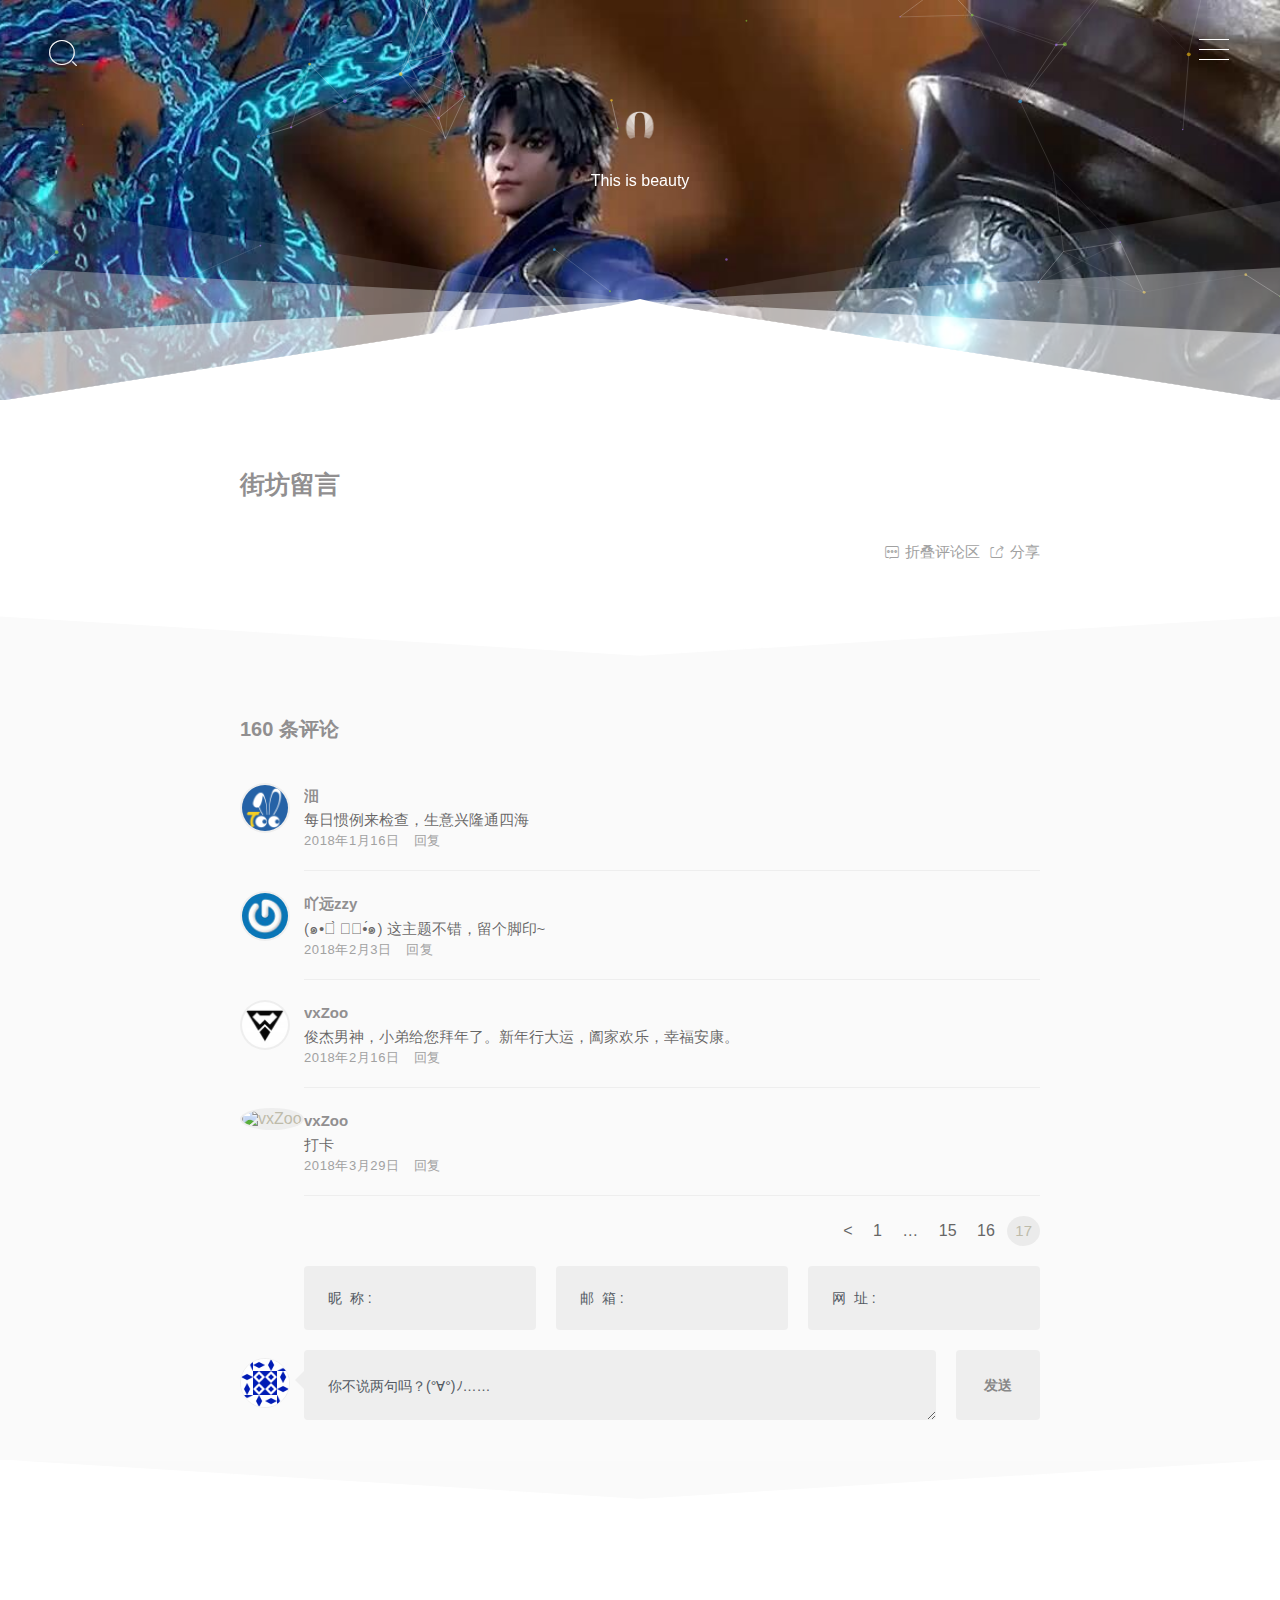
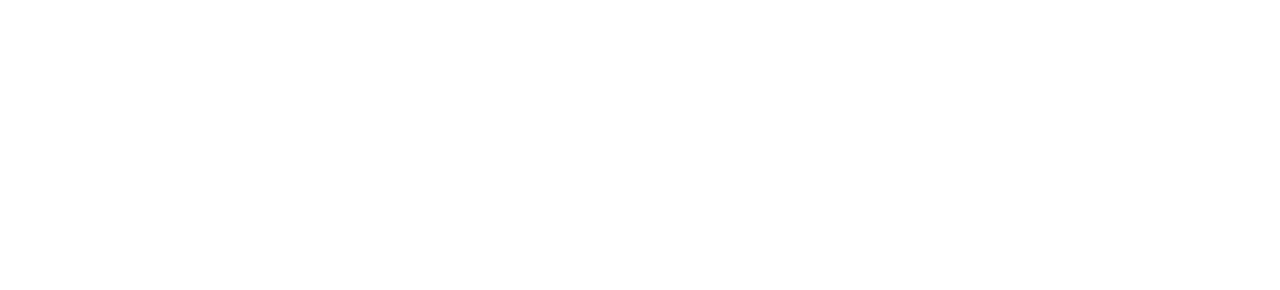
<file: gustbook.html>
<!doctype html>
<html lang="zh">

	<head>
		<meta http-equiv="Content-Type" content="text/html; charset=UTF-8" />
		<meta name="viewport" content="width=device-width, initial-scale=1, maximum-scale=1">
		<title>响应式简单个性个人博客模板</title>
		<meta name="description" content="" />
		<meta name="keywords" content="" />
		<link rel="stylesheet" type="text/css" href="statics/css/index.css" media="all" />
	</head>

	<body class="home blog custom-background round-avatars">
		<div class="Yarn_Background" style="background-image: url( statics/images/47fb3c_.jpg);"></div>
		<form class="js-search search-form search-form--modal" method="get" action="search.html" role="search">
			<div class="search-form__inner">
				<div>
					<div id="search-container" class="ajax_search">
						<form method="get" id="searchform" action="">
							<div class="filter_container"><input type="text" value="" autocomplete="off" placeholder="Type then select or enter" name="s" id="search-input" />
								<ul id="search_filtered" class="search_filtered"></ul>
							</div>
							<input type="submit" name="submit" id="searchsubmit" class="searchsubmit" value="" />
						</form>
					</div>
				</div>
			</div>
		</form>
		<div class="navi" data-aos="fade-down">
			<div class="bt-nav">
				<div class="line line1"></div>
				<div class="line line2"></div>
				<div class="line line3"></div>
			</div>
			<div class="navbar animated fadeInRight">
				<div class="inner">
					<nav id="site-navigation" class="main-navigation">
						<div id="main-menu" class="main-menu-container">
							<div class="menu-menu-container">
								<ul id="primary-menu" class="menu">
									<li id="menu-item-17" class="menu-item menu-item-type-custom menu-item-object-custom current-menu-item current_page_item menu-item-home menu-item-17">
										<a href="index.html">首页</a>
									</li>
									<li id="menu-item-173" class="menu-item menu-item-type-post_type menu-item-object-page menu-item-173">
										<a href="update.html">音乐解析盒</a>
									</li>
									<li id="menu-item-78" class="menu-item menu-item-type-post_type menu-item-object-page menu-item-78">
										<a href="link.html">斗罗大陆</a>
									</li>
									<li id="menu-item-252" class="menu-item menu-item-type-post_type menu-item-object-page menu-item-has-children menu-item-252">
										<a href="archives.html">归档</a>
										<ul class="sub-menu">
											<li id="menu-item-165" class="menu-item menu-item-type-taxonomy menu-item-object-category menu-item-165">
												<a href="">theme</a>
											</li>
											<li id="menu-item-163" class="menu-item menu-item-type-taxonomy menu-item-object-category menu-item-163">
												<a href="">Happen</a>
											</li>
											<li id="menu-item-924" class="menu-item menu-item-type-taxonomy menu-item-object-category menu-item-924">
												<a href="">WeWork</a>
											</li>
											<li id="menu-item-164" class="menu-item menu-item-type-taxonomy menu-item-object-category menu-item-164">
												<a href="">WordPress</a>
											</li>
										</ul>
									</li>
									<li id="menu-item-57" class="menu-item menu-item-type-post_type menu-item-object-page menu-item-57">
										<a href="gustbook.html">留言</a>
									</li>
								</ul>
							</div>
						</div>
					</nav>
					<!-- #site-navigation -->
				</div>
			</div>
		</div>
		<div class="hebin" data-aos="fade-down">
			<i class=" js-toggle-search iconfont">&#xe60e;</i>
		</div>
		<header id="masthead" class="overlay animated from-bottom" itemprop="brand">
			<div class="site-branding text-center">
				<a href="">
					<figure>
						<img class="custom-logo avatar" src="statics/images/omikron.png" />
					</figure>
				</a>
				<h3 class="blog-description"><p>This is beauty</p></h3>
			</div>
			<!-- .site-branding -->
			<div class="decor-part">
				<div id="particles-js"></div>
			</div>
			<div class="animation-header">
				<div class="decor-wrapper">
					<svg id="header-decor" class="decor bottom" xmlns="http://www.w3.org/2000/svg" version="1.1" viewBox="0 0 100 100" preserveAspectRatio="none">
						<path class="large left" d="M0 0 L50 50 L0 100" fill="rgba(255,255,255, .1)"></path>
						<path class="large right" d="M100 0 L50 50 L100 100" fill="rgba(255,255,255, .1)"></path>
						<path class="medium left" d="M0 100 L50 50 L0 33.3" fill="rgba(255,255,255, .3)"></path>
						<path class="medium right" d="M100 100 L50 50 L100 33.3" fill="rgba(255,255,255, .3)"></path>
						<path class="small left" d="M0 100 L50 50 L0 66.6" fill="rgba(255,255,255, .5)"></path>
						<path class="small right" d="M100 100 L50 50 L100 66.6" fill="rgba(255,255,255, .5)"></path>
						<path d="M0 99.9 L50 49.9 L100 99.9 L0 99.9" fill="rgba(255,255,255, 1)"></path>
						<path d="M48 52 L50 49 L52 52 L48 52" fill="rgba(255,255,255, 1)"></path>
					</svg>
				</div>
			</div>
		</header>
		<div id="main" class="content">
			<div class="container">
				<article id="post-2" class="js-gallery post-2 page type-page status-publish has-post-thumbnail hentry">
					<style>
						.meta {
							display: none;
						}
						
						#NextPrevPosts {
							margin: 0;
							visibility: hidden;
						}
					</style>
					<section class="post_content">
						<header class="post_header">
							<h1 class="post_title">街坊留言</h1>
						</header>

						<div class="meta split split--responsive cf" style="display: block;">
							
							<div id="social-share"><span class="entypo-share"><i class="iconfont">&#xe614;</i>分享</span></div>
							<div class="slide">
								<a class="btn-slide" title="switch down"><i class="iconfont">&#xe615;</i>折叠评论区</a>
							</div>
						</div>
					</section>
				</article>
			</div>
			<svg id="upTriangleColor" width="100%" height="40" viewBox="0 0 100 102" preserveAspectRatio="none">
				<path d="M0 0 L50 100 L100 0 Z"></path>
			</svg>
			<div id="social">
				<ul>
					<li>
						<a href="" title="qzone" target="_blank"><i class="iconfont">&#xe67f;</i></a>
					</li>
					<li>
						<a href="" title="weibo" target="_blank"><i class="iconfont">&#xe680;</i></a>
					</li>
					<li>
						<a href="" title="douban" target="_blank"><i class="iconfont">&#xe681;</i></a>
					</li>
					<li>
						<a href="" title="twitter" target="_blank"><i class="iconfont">&#xe683;</i></a>
					</li>
				</ul>
			</div>
			<div id="panel">
				<div class="comment-area">
					<section class="comments">
						<div class="comments-main">
							<div id="comments-list-title"><span>160</span> 条评论 </div>
							<div id="loading-comments">
								<div class="host">
									<div class="loading loading-0"></div>
									<div class="loading loading-1"></div>
									<div class="loading loading-2"></div>
								</div>
							</div>
							<ul class="commentwrap">
								<li class="comment even thread-even depth-1" id="li-comment-">
									<div id="comment-936" class="comment_body contents">
										<div class="profile">
											<a href=""><img src="statics/images/d9885b7dc7a78f9cadfb81be7512d630.png" class="gravatar" alt="沺"></a>
										</div>
										<div class="main shadow">
											<div class="commentinfo">
												<section class="commeta">
													<div class="shang">
														<h4 class="author"><a href="" target="_blank"><img src="statics/images/d9885b7dc7a78f9cadfb81be7512d630.png" class="gravatarsmall" alt="沺">沺</a></h4>
													</div>
												</section>
											</div>
											<div class="body">
												<p>每日惯例来检查，生意兴隆通四海</p>
											</div>
											<div class="xia info">
												<span><time datetime="2018-01-16">2018年1月16日</time></span>
												<span><a rel='nofollow' class='comment-reply-link' href='' onclick='return addComment.moveForm( "comment-936", "936", "respond", "2" )' aria-label='回复给沺'>回复</a></span>
											</div>
										</div>
									</div>
								</li>
								<!-- #comment-## -->
								<li class="comment odd alt thread-odd thread-alt depth-1" id="li-comment-">
									<div id="comment-949" class="comment_body contents">
										<div class="profile">
											<a href=""><img src="statics/images/573594c6f0bb6559381e5acf27845208.jpg" class="gravatar" alt="吖远zzy"></a>
										</div>
										<div class="main shadow">
											<div class="commentinfo">
												<section class="commeta">
													<div class="shang">
														<h4 class="author"><a href="" target="_blank"><img src="statics/images/573594c6f0bb6559381e5acf27845208.jpg" class="gravatarsmall" alt="吖远zzy">吖远zzy</a></h4>
													</div>
												</section>
											</div>
											<div class="body">
												<p>(๑•॒̀ ູ॒•́๑) 这主题不错，留个脚印~</p>
											</div>
											<div class="xia info">
												<span><time datetime="2018-02-03">2018年2月3日</time></span>
												<span><a rel='nofollow' class='comment-reply-link' href='' onclick='return addComment.moveForm( "comment-949", "949", "respond", "2" )' aria-label='回复给吖远zzy'>回复</a></span>
											</div>
										</div>
									</div>
								</li>
								<!-- #comment-## -->
								<li class="comment even thread-even depth-1" id="li-comment-">
									<div id="comment-959" class="comment_body contents">
										<div class="profile">
											<a href=""><img src="statics/images/b8b61f04b19de2e728bfef9dcc4332d5.jpeg" class="gravatar" alt="vxZoo"></a>
										</div>
										<div class="main shadow">
											<div class="commentinfo">
												<section class="commeta">
													<div class="shang">
														<h4 class="author"><a href="" target="_blank"><img src="statics/images/b8b61f04b19de2e728bfef9dcc4332d5.jpeg" class="gravatarsmall" alt="vxZoo">vxZoo</a></h4>
													</div>
												</section>
											</div>
											<div class="body">
												<p>俊杰男神，小弟给您拜年了。新年行大运，阖家欢乐，幸福安康。</p>
											</div>
											<div class="xia info">
												<span><time datetime="2018-02-16">2018年2月16日</time></span>
												<span><a rel='nofollow' class='comment-reply-link' href='' onclick='return addComment.moveForm( "comment-959", "959", "respond", "2" )' aria-label='回复给vxZoo'>回复</a></span>
											</div>
										</div>
									</div>
								</li>
								<!-- #comment-## -->
								<li class="comment odd alt thread-odd thread-alt depth-1" id="li-comment-">
									<div id="comment-986" class="comment_body contents">
										<div class="profile">
											<a href=""><img src="statics/images/b8b61f04b19de2e728bfef9dcc4332d5.jpeg" class="gravatar" alt="vxZoo"></a>
										</div>
										<div class="main shadow">
											<div class="commentinfo">
												<section class="commeta">
													<div class="shang">
														<h4 class="author"><a href="" target="_blank"><img src="statics/images/b8b61f04b19de2e728bfef9dcc4332d5.jpeg" class="gravatarsmall" alt="vxZoo">vxZoo</a></h4>
													</div>
												</section>
											</div>
											<div class="body">
												<p>打卡</p>
											</div>
											<div class="xia info">
												<span><time datetime="2018-03-29">2018年3月29日</time></span>
												<span><a rel='nofollow' class='comment-reply-link' href='' onclick='return addComment.moveForm( "comment-986", "986", "respond", "2" )' aria-label='回复给vxZoo'>回复</a></span>
											</div>
										</div>
									</div>
								</li>
								<!-- #comment-## -->
							</ul>
							<nav id="comments-navi">
								<a class="prev page-numbers" href="">
									<</a>
										<a class='page-numbers' href='#'>1</a>
										<span class="page-numbers dots">&hellip;</span>
										<a class='page-numbers' href='#'>15</a>
										<a class='page-numbers' href='#'>16</a>
										<span aria-current='page' class='page-numbers current'>17</span></nav>
							<div id="respond" class="comment-respond">
								<h6 id="replytitle" class="comment-reply-title"><a rel="nofollow" id="cancel-comment-reply-link" href="" style="display:none;">取消</a></h6>
								<form action="#" method="post" id="commentform" class="clearfix">
									<div class="clearfix"></div>
									<div class="author-info">
										<input type="text" name="author" id="author" placeholder="昵  称 : " value="" tabindex="1" title="Name (required)" />
										<input type="text" name="email" id="email" placeholder="邮  箱 : " value="" tabindex="2" title="E-mail(will not be published) required" />
										<input type="text" name="url" id="url" placeholder="网  址 : " value="" tabindex="3" title="Website" />
									</div>
									<div class="clearfix"></div>
									<input type='hidden' name='comment_post_ID' value='2' id='comment_post_ID' />
									<input type='hidden' name='comment_parent' id='comment_parent' value='0' />
									<p style="display: none;"><input type="hidden" id="akismet_comment_nonce" name="akismet_comment_nonce" value="44ac0661b8" /></p>
									<p style="display: none;"><input type="hidden" id="ak_js" name="ak_js" value="105" /></p>
									<div class="comment-form-info">
										<div class="real-time-gravatar"> <img id="real-time-gravatar" src="statics/images/d41d8cd98f00b204e9800998ecf8427e.png" alt="gravatar头像" />
										</div>
										<p class="input-row">
											<i class="row-icon"></i>
											<textarea class="text_area" rows="3" cols="80" name="comment" id="comment" tabindex="4" placeholder="你不说两句吗？(°∀°)ﾉ……"></textarea>
											<input type="submit" name="submit" class="button" id="submit" tabindex="5" value="发送" />
										</p>
									</div>
								</form>
							</div>
						</div>
					</section>
				</div>
			</div>
			<svg id="dwTriangleColor" width="100%" height="40" viewBox="0 0 100 102" preserveAspectRatio="none">
				<path d="M0 0 L50 100 L100 0 Z"></path>
			</svg>
			<div class="wrapper">
			</div>
		</div>

		<footer id="footer" class="overlay animated from-top">
			<div class="decor-wrapper">
				<svg id="footer-decor" class="decor top" xmlns="http://www.w3.org/2000/svg" version="1.1" viewBox="0 0 100 100" preserveAspectRatio="none">
					<path class="large left" d="M0 0 L50 50 L0 100" fill="rgba(255,255,255, .1)"></path>
					<path class="large right" d="M100 0 L50 50 L100 100" fill="rgba(255,255,255, .1)"></path>
					<path class="medium left" d="M0 0 L50 50 L0 66.6" fill="rgba(255,255,255, .3)"></path>
					<path class="medium right" d="M100 0 L50 50 L100 66.6" fill="rgba(255,255,255, .3)"></path>
					<path class="small left" d="M0 0 L50 50 L0 33.3" fill="rgba(255,255,255, .5)"></path>
					<path class="small right" d="M100 0 L50 50 L100 33.3" fill="rgba(255,255,255, .5)"></path>
					<path d="M0 0 L50 50 L100 0 L0 0" fill="rgba(255,255,255, 1)"></path>
					<path d="M48 48 L50 51 L52 48 L48 48" fill="rgba(255,255,255, 1)"></path>
				</svg>
			</div>
			<div class="socialize" data-aos="zoom-in">
				<li>
					<a title="weibo" class="socialicon" href=""><i class="iconfont" aria-hidden="true">&#xe601;</i></a>
				</li>
				<li class="wechat">
					<a class="socialicon"><i class="iconfont">&#xe609;</i></a>
					<div class="wechatimg"><img src="statics/images/49D3746D-7519-B709-83E4-65BD1927C4E7.jpg"></div>
				</li>
				<li>
					<a title="QQ" class="socialicon" href="" target="_blank"><i class="iconfont" aria-hidden="true">&#xe616;</i></a>
				</li>
			</div>
			<div class="cr">
				Copyright&copy;2018. Design by
				<a href="">17sucai</a>
			</div>
			<script type='text/javascript' src='statics/js/jquery.min.js'></script>
			<script type='text/javascript' src='statics/js/plugins.js'></script>
			<script type='text/javascript' src='statics/js/script.js'></script>
			<script type='text/javascript' src='statics/js/particles.js'></script>
			<script type='text/javascript' src='statics/js/aos.js'></script>

	</body>

</html>
</file>
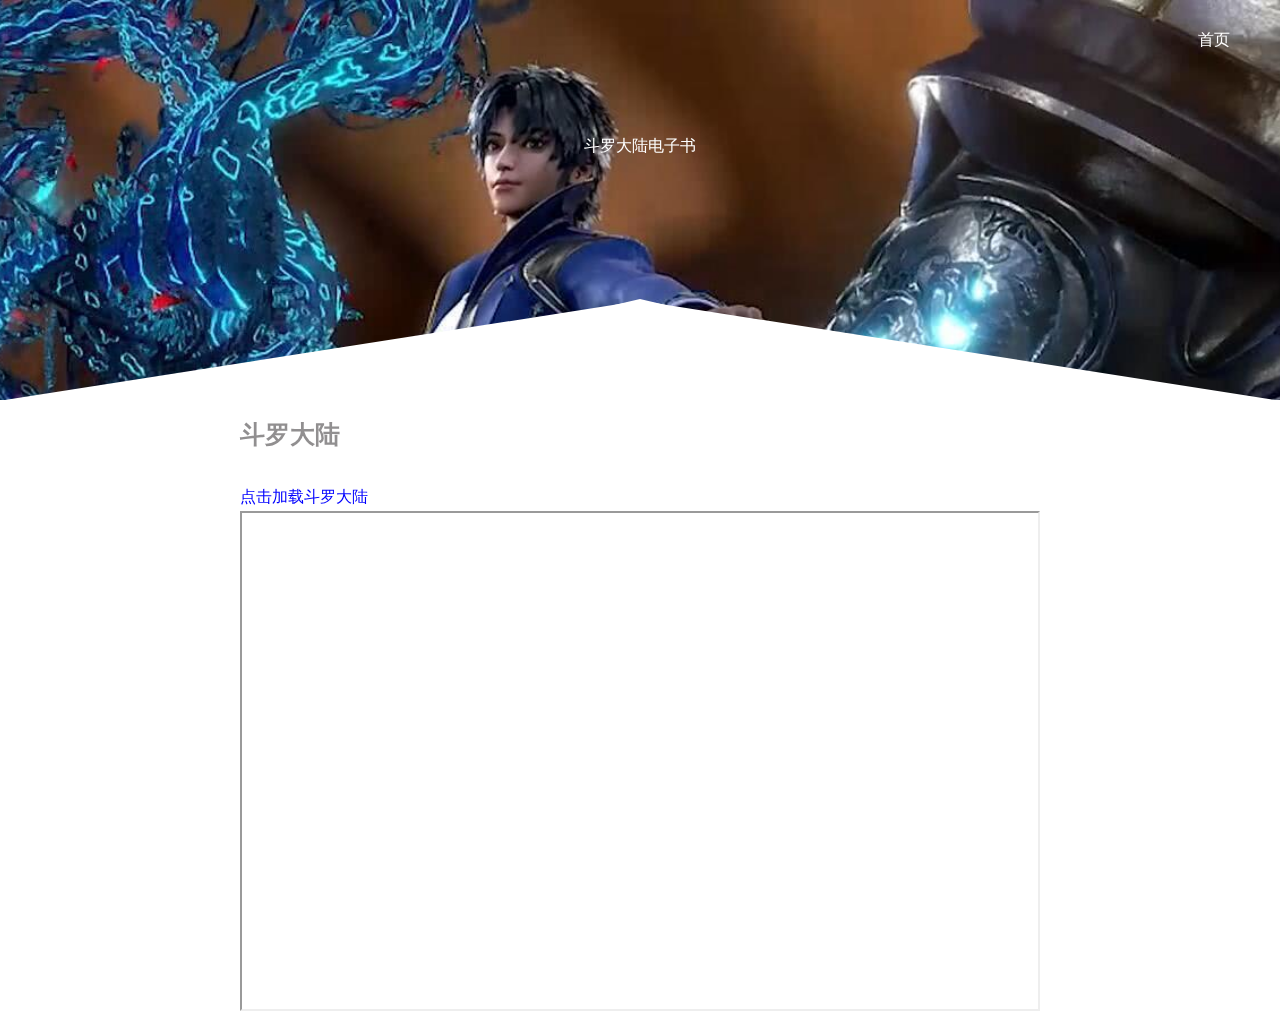
<file: link.html>
<!doctype html>
<html lang="zh">

	<head>
		<meta http-equiv="Content-Type" content="text/html; charset=UTF-8" />
		<meta name="viewport" content="width=device-width, initial-scale=1, maximum-scale=1">
		<title>斗罗大陆</title>
		<meta name="description" content="" />
		<meta name="keywords" content="" />
		<link rel="stylesheet" type="text/css" href="statics/css/index.css" media="all" />
	</head>

	<body class="home blog custom-background round-avatars">
		
		<div class="Yarn_Background" style="background-image: url( statics/images/47fb3c_.jpg);"></div>
		<a href="index.html" style="color:#fff;position:absolute;top:30px;right:50px;z-index:999;">首页</a>
		<!-- <form class="js-search search-form search-form--modal" method="get" action="search.html" role="search">
			<div class="search-form__inner">
				<div>
					<div id="search-container" class="ajax_search">
						<form method="get" id="searchform" action="">
							<div class="filter_container"><input type="text" value="" autocomplete="off" placeholder="Type then select or enter" name="s" id="search-input" />
								<ul id="search_filtered" class="search_filtered"></ul>
							</div>
							<input type="submit" name="submit" id="searchsubmit" class="searchsubmit" value="" />
						</form>
					</div>
				</div>
			</div>
		</form> -->
		<div class="navi" data-aos="fade-down">
			<div class="bt-nav">
				<div class="line line1"></div>
				<div class="line line2"></div>
				<div class="line line3"></div>
			</div>
			<div class="navbar animated fadeInRight">
				<div class="inner">
					<nav id="site-navigation" class="main-navigation">
						<div id="main-menu" class="main-menu-container">
							<div class="menu-menu-container">
								<ul id="primary-menu" class="menu">
									<li id="menu-item-17" class="menu-item menu-item-type-custom menu-item-object-custom current-menu-item current_page_item menu-item-home menu-item-17">
										<a href="index.html">首页</a>
									</li>
									<li id="menu-item-173" class="menu-item menu-item-type-post_type menu-item-object-page menu-item-173">
										<a href="update.html">音乐解析盒</a>
									</li>
									<li id="menu-item-78" class="menu-item menu-item-type-post_type menu-item-object-page menu-item-78">
										<a href="link.html">斗罗大陆</a>
									</li>
									<li id="menu-item-252" class="menu-item menu-item-type-post_type menu-item-object-page menu-item-has-children menu-item-252">
										<a href="archives.html">归档</a>
										<ul class="sub-menu">
											<li id="menu-item-165" class="menu-item menu-item-type-taxonomy menu-item-object-category menu-item-165">
												<a href="">theme</a>
											</li>
											<li id="menu-item-163" class="menu-item menu-item-type-taxonomy menu-item-object-category menu-item-163">
												<a href="">Happen</a>
											</li>
											<li id="menu-item-924" class="menu-item menu-item-type-taxonomy menu-item-object-category menu-item-924">
												<a href="">WeWork</a>
											</li>
											<li id="menu-item-164" class="menu-item menu-item-type-taxonomy menu-item-object-category menu-item-164">
												<a href="">WordPress</a>
											</li>
										</ul>
									</li>
									<li id="menu-item-57" class="menu-item menu-item-type-post_type menu-item-object-page menu-item-57">
										<a href="gustbook.html">留言</a>
									</li>
								</ul>
							</div>
						</div>
					</nav>
					<!-- #site-navigation -->
				</div>
			</div>
		</div>
		<div class="hebin" data-aos="fade-down">
			<!-- <i class=" js-toggle-search iconfont">&#xe60e;</i> -->
		</div>
		<header id="masthead" class="overlay animated from-bottom" itemprop="brand">
			<div class="site-branding text-center">
				
				<h3 class="blog-description"><p>斗罗大陆电子书</p></h3>
			</div>
			<!-- .site-branding -->
			<div class="decor-part">
				<div id="particles-js"></div>
			</div>
			<div class="animation-header">
				<div class="decor-wrapper">
					<svg id="header-decor" class="decor bottom" xmlns="http://www.w3.org/2000/svg" version="1.1" viewBox="0 0 100 100" preserveAspectRatio="none">
						<path class="large left" d="M0 0 L50 50 L0 100" fill="rgba(255,255,255, .1)"></path>
						<path class="large right" d="M100 0 L50 50 L100 100" fill="rgba(255,255,255, .1)"></path>
						<path class="medium left" d="M0 100 L50 50 L0 33.3" fill="rgba(255,255,255, .3)"></path>
						<path class="medium right" d="M100 100 L50 50 L100 33.3" fill="rgba(255,255,255, .3)"></path>
						<path class="small left" d="M0 100 L50 50 L0 66.6" fill="rgba(255,255,255, .5)"></path>
						<path class="small right" d="M100 100 L50 50 L100 66.6" fill="rgba(255,255,255, .5)"></path>
						<path d="M0 99.9 L50 49.9 L100 99.9 L0 99.9" fill="rgba(255,255,255, 1)"></path>
						<path d="M48 52 L50 49 L52 52 L48 52" fill="rgba(255,255,255, 1)"></path>
					</svg>
				</div>
			</div>
		</header>
		<div id="main" class="content">
			<div class="container">
				<style>
					body.custom-background {
						background: #fff
					}
					
					.container {
						padding: 10px 0px;
					}
				</style>
				<section class="post_content">
					<header class="post_header">
						<h1 class="post_title">斗罗大陆</h1>
					</header>
					<!-- <div id="luo"></div> -->
					<a id="luo_txt" href="./statics/luo.txt" target="show" style="color:blue">点击加载斗罗大陆</a>
					<iframe name="show" id="show" width="100%" height="500"/>
				</section>
			</div>
		</div>

		<footer id="footer" class="overlay animated from-top">
			<div class="decor-wrapper">
				<svg id="footer-decor" class="decor top" xmlns="http://www.w3.org/2000/svg" version="1.1" viewBox="0 0 100 100" preserveAspectRatio="none">
					<path class="large left" d="M0 0 L50 50 L0 100" fill="rgba(255,255,255, .1)"></path>
					<path class="large right" d="M100 0 L50 50 L100 100" fill="rgba(255,255,255, .1)"></path>
					<path class="medium left" d="M0 0 L50 50 L0 66.6" fill="rgba(255,255,255, .3)"></path>
					<path class="medium right" d="M100 0 L50 50 L100 66.6" fill="rgba(255,255,255, .3)"></path>
					<path class="small left" d="M0 0 L50 50 L0 33.3" fill="rgba(255,255,255, .5)"></path>
					<path class="small right" d="M100 0 L50 50 L100 33.3" fill="rgba(255,255,255, .5)"></path>
					<path d="M0 0 L50 50 L100 0 L0 0" fill="rgba(255,255,255, 1)"></path>
					<path d="M48 48 L50 51 L52 48 L48 48" fill="rgba(255,255,255, 1)"></path>
				</svg>
			</div>
			<div class="socialize" data-aos="zoom-in">
				<li>
					<a title="weibo" class="socialicon" href=""><i class="iconfont" aria-hidden="true">&#xe601;</i></a>
				</li>
				<li class="wechat">
					<a class="socialicon"><i class="iconfont">&#xe609;</i></a>
					<div class="wechatimg"><img src="statics/images/49D3746D-7519-B709-83E4-65BD1927C4E7.jpg"></div>
				</li>
				<li>
					<a title="QQ" class="socialicon" href="" target="_blank"><i class="iconfont" aria-hidden="true">&#xe616;</i></a>
				</li>
			</div>
			<div class="cr">
				Copyright&copy;2018. Design by
				<a href="">17sucai</a>
			</div>
			<script type='text/javascript' src='statics/js/jquery.min.js'></script>
			<script type='text/javascript' src='statics/js/plugins.js'></script>
			<script type='text/javascript' src='statics/js/script.js'></script>
			<script type='text/javascript' src='statics/js/particles.js'></script>
			<script type='text/javascript' src='statics/js/aos.js'></script>
			<script  >
		
			//    $(function(){
			// 	   setTimeout(function(){
			// 		   alert(41444)
			// 		$("#luo_txt").click()
			// 	   },1000)
					
			// 		});
			</script>

	</body>

</html>
</file>
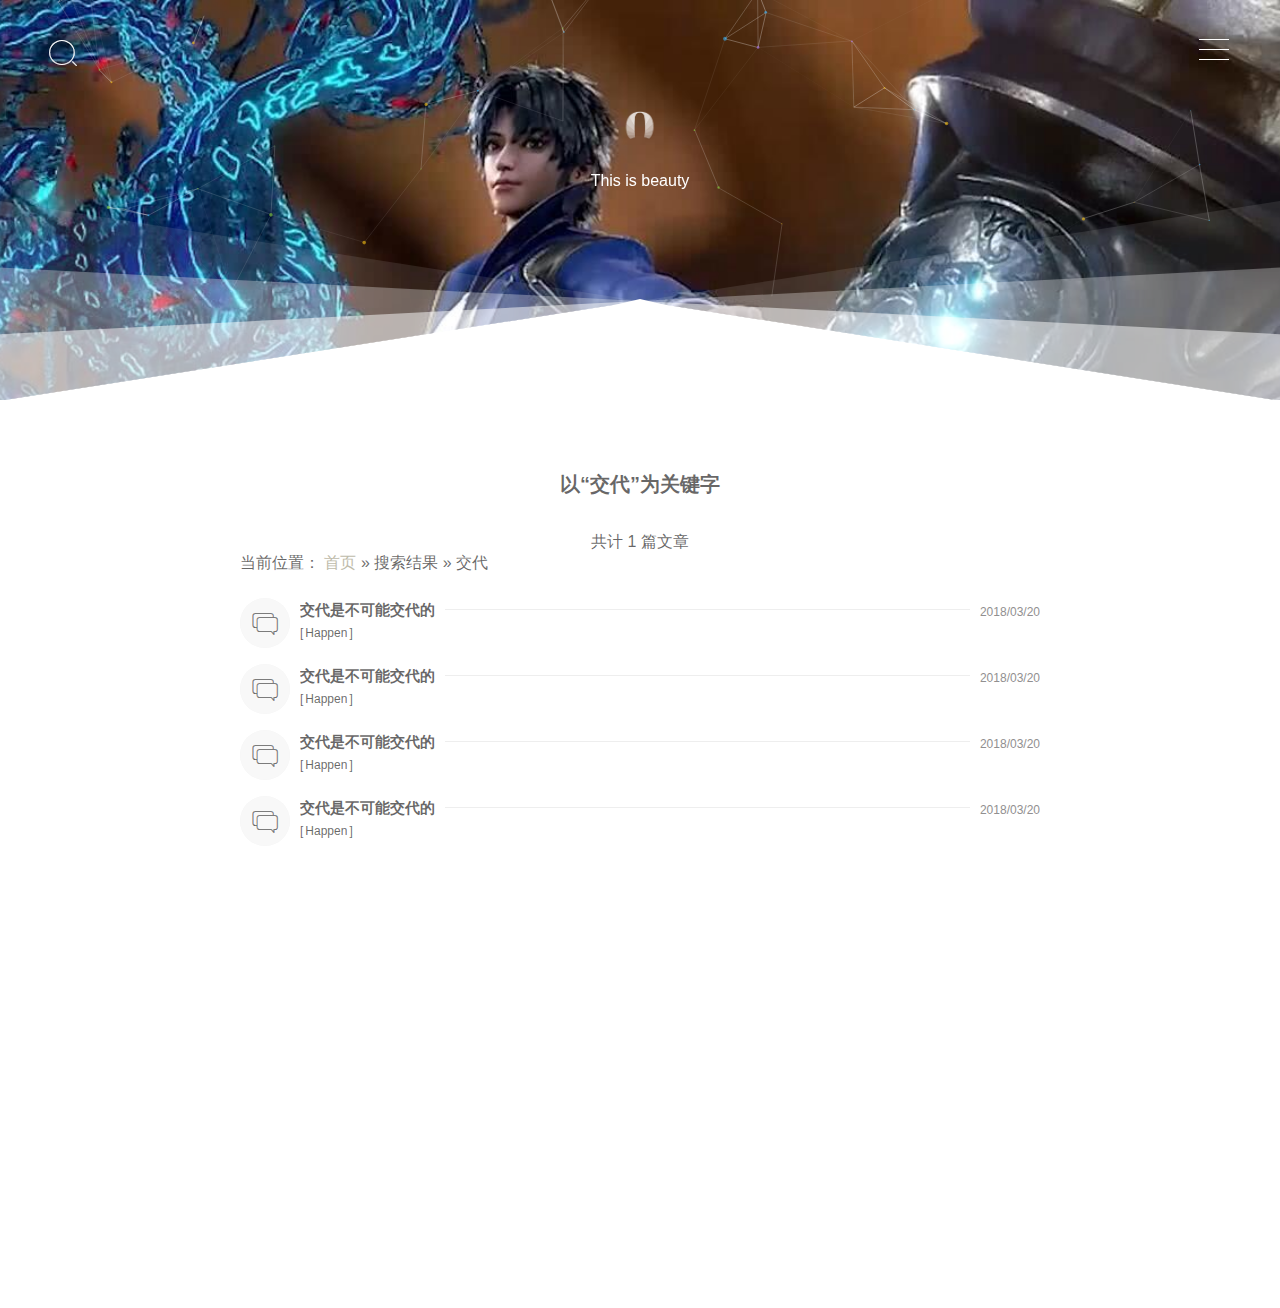
<file: search.html>
<!doctype html>
<html lang="zh">

	<head>
		<meta http-equiv="Content-Type" content="text/html; charset=UTF-8" />
		<meta name="viewport" content="width=device-width, initial-scale=1, maximum-scale=1">
		<title>响应式简单个性个人博客模板</title>
		<meta name="description" content="" />
		<meta name="keywords" content="" />
		<link rel="stylesheet" type="text/css" href="statics/css/index.css" media="all" />
	</head>

	<body class="home blog custom-background round-avatars">
		<div class="Yarn_Background" style="background-image: url( statics/images/47fb3c_.jpg);"></div>
		<form class="js-search search-form search-form--modal" method="get" action="search.html" role="search">
			<div class="search-form__inner">
				<div>
					<div id="search-container" class="ajax_search">
						<form method="get" id="searchform" action="">
							<div class="filter_container"><input type="text" value="" autocomplete="off" placeholder="Type then select or enter" name="s" id="search-input" />
								<ul id="search_filtered" class="search_filtered"></ul>
							</div>
							<input type="submit" name="submit" id="searchsubmit" class="searchsubmit" value="" />
						</form>
					</div>
				</div>
			</div>
		</form>
		<div class="navi" data-aos="fade-down">
			<div class="bt-nav">
				<div class="line line1"></div>
				<div class="line line2"></div>
				<div class="line line3"></div>
			</div>
			<div class="navbar animated fadeInRight">
				<div class="inner">
					<nav id="site-navigation" class="main-navigation">
						<div id="main-menu" class="main-menu-container">
							<div class="menu-menu-container">
								<ul id="primary-menu" class="menu">
									<li id="menu-item-17" class="menu-item menu-item-type-custom menu-item-object-custom current-menu-item current_page_item menu-item-home menu-item-17">
										<a href="index.html">首页</a>
									</li>
									<li id="menu-item-173" class="menu-item menu-item-type-post_type menu-item-object-page menu-item-173">
										<a href="update.html">音乐解析盒</a>
									</li>
									<li id="menu-item-78" class="menu-item menu-item-type-post_type menu-item-object-page menu-item-78">
										<a href="link.html">斗罗大陆</a>
									</li>
									<li id="menu-item-252" class="menu-item menu-item-type-post_type menu-item-object-page menu-item-has-children menu-item-252">
										<a href="archives.html">归档</a>
										<ul class="sub-menu">
											<li id="menu-item-165" class="menu-item menu-item-type-taxonomy menu-item-object-category menu-item-165">
												<a href="">theme</a>
											</li>
											<li id="menu-item-163" class="menu-item menu-item-type-taxonomy menu-item-object-category menu-item-163">
												<a href="">Happen</a>
											</li>
											<li id="menu-item-924" class="menu-item menu-item-type-taxonomy menu-item-object-category menu-item-924">
												<a href="">WeWork</a>
											</li>
											<li id="menu-item-164" class="menu-item menu-item-type-taxonomy menu-item-object-category menu-item-164">
												<a href="">WordPress</a>
											</li>
										</ul>
									</li>
									<li id="menu-item-57" class="menu-item menu-item-type-post_type menu-item-object-page menu-item-57">
										<a href="gustbook.html">留言</a>
									</li>
								</ul>
							</div>
						</div>
					</nav>
					<!-- #site-navigation -->
				</div>
			</div>
		</div>
		<div class="hebin" data-aos="fade-down">
			<i class=" js-toggle-search iconfont">&#xe60e;</i>
		</div>
		<header id="masthead" class="overlay animated from-bottom" itemprop="brand">
			<div class="site-branding text-center">
				<a href="">
					<figure>
						<img class="custom-logo avatar" src="statics/images/omikron.png" />
					</figure>
				</a>
				<h3 class="blog-description"><p>This is beauty</p></h3>
			</div>
			<!-- .site-branding -->
			<div class="decor-part">
				<div id="particles-js"></div>
			</div>
			<div class="animation-header">
				<div class="decor-wrapper">
					<svg id="header-decor" class="decor bottom" xmlns="http://www.w3.org/2000/svg" version="1.1" viewBox="0 0 100 100" preserveAspectRatio="none">
						<path class="large left" d="M0 0 L50 50 L0 100" fill="rgba(255,255,255, .1)"></path>
						<path class="large right" d="M100 0 L50 50 L100 100" fill="rgba(255,255,255, .1)"></path>
						<path class="medium left" d="M0 100 L50 50 L0 33.3" fill="rgba(255,255,255, .3)"></path>
						<path class="medium right" d="M100 100 L50 50 L100 33.3" fill="rgba(255,255,255, .3)"></path>
						<path class="small left" d="M0 100 L50 50 L0 66.6" fill="rgba(255,255,255, .5)"></path>
						<path class="small right" d="M100 100 L50 50 L100 66.6" fill="rgba(255,255,255, .5)"></path>
						<path d="M0 99.9 L50 49.9 L100 99.9 L0 99.9" fill="rgba(255,255,255, 1)"></path>
						<path d="M48 52 L50 49 L52 52 L48 52" fill="rgba(255,255,255, 1)"></path>
					</svg>
				</div>
			</div>
		</header>
		<div id="main" class="content">

			<div class="container">

				<h1 class="page-title">以&ldquo;交代&rdquo;为关键字</h1>

				<p class="Searchmeta">共计 1 篇文章</p>

				<div class="location">当前位置：
					<a href="">首页</a> &raquo; 搜索结果 &raquo; 交代
				</div>

				<div class="posts-list js-posts">

					<div class="archive-post">

						<div class="type">
							<div class="mask"><i class="iconfont">&#xe603;</i></div>
						</div>

						<h2 class="archive-title" style="color: #">

					<span>
					
					<a href="">交代是不可能交代的</a>
					
					</span>
					
					<div class="post-time">2018/03/20</div>

				</h2>

						<div class="post-category">
							<a href="" rel="category tag">Happen</a>
						</div>

					</div>

				</div>
				<div class="posts-list js-posts">

					<div class="archive-post">

						<div class="type">
							<div class="mask"><i class="iconfont">&#xe603;</i></div>
						</div>

						<h2 class="archive-title" style="color: #">

					<span>
					
					<a href="">交代是不可能交代的</a>
					
					</span>
					
					<div class="post-time">2018/03/20</div>

				</h2>

						<div class="post-category">
							<a href="" rel="category tag">Happen</a>
						</div>

					</div>

				</div>
				<div class="posts-list js-posts">

					<div class="archive-post">

						<div class="type">
							<div class="mask"><i class="iconfont">&#xe603;</i></div>
						</div>

						<h2 class="archive-title" style="color: #">

					<span>
					
					<a href="">交代是不可能交代的</a>
					
					</span>
					
					<div class="post-time">2018/03/20</div>

				</h2>

						<div class="post-category">
							<a href="" rel="category tag">Happen</a>
						</div>

					</div>

				</div>
				<div class="posts-list js-posts">

					<div class="archive-post">

						<div class="type">
							<div class="mask"><i class="iconfont">&#xe603;</i></div>
						</div>

						<h2 class="archive-title" style="color: #">

					<span>
					
					<a href="">交代是不可能交代的</a>
					
					</span>
					
					<div class="post-time">2018/03/20</div>

				</h2>

						<div class="post-category">
							<a href="" rel="category tag">Happen</a>
						</div>

					</div>

				</div>
				<div class="mt+">
					<div class="pagination js-pagination">

						<div class="js-next pagination__load"></div>

					</div>
				</div>

			</div>
		</div>

		<footer id="footer" class="overlay animated from-top">
			<div class="decor-wrapper">
				<svg id="footer-decor" class="decor top" xmlns="http://www.w3.org/2000/svg" version="1.1" viewBox="0 0 100 100" preserveAspectRatio="none">
					<path class="large left" d="M0 0 L50 50 L0 100" fill="rgba(255,255,255, .1)"></path>
					<path class="large right" d="M100 0 L50 50 L100 100" fill="rgba(255,255,255, .1)"></path>
					<path class="medium left" d="M0 0 L50 50 L0 66.6" fill="rgba(255,255,255, .3)"></path>
					<path class="medium right" d="M100 0 L50 50 L100 66.6" fill="rgba(255,255,255, .3)"></path>
					<path class="small left" d="M0 0 L50 50 L0 33.3" fill="rgba(255,255,255, .5)"></path>
					<path class="small right" d="M100 0 L50 50 L100 33.3" fill="rgba(255,255,255, .5)"></path>
					<path d="M0 0 L50 50 L100 0 L0 0" fill="rgba(255,255,255, 1)"></path>
					<path d="M48 48 L50 51 L52 48 L48 48" fill="rgba(255,255,255, 1)"></path>
				</svg>
			</div>
			<div class="socialize" data-aos="zoom-in">
				<li>
					<a title="weibo" class="socialicon" href=""><i class="iconfont" aria-hidden="true">&#xe601;</i></a>
				</li>
				<li class="wechat">
					<a class="socialicon"><i class="iconfont">&#xe609;</i></a>
					<div class="wechatimg"><img src="statics/images/49D3746D-7519-B709-83E4-65BD1927C4E7.jpg"></div>
				</li>
				<li>
					<a title="QQ" class="socialicon" href="" target="_blank"><i class="iconfont" aria-hidden="true">&#xe616;</i></a>
				</li>
			</div>
			<div class="cr">
				Copyright&copy;2018. Design by
				<a href="">17sucai</a>
			</div>
			<script type='text/javascript' src='statics/js/jquery.min.js'></script>
			<script type='text/javascript' src='statics/js/plugins.js'></script>
			<script type='text/javascript' src='statics/js/script.js'></script>
			<script type='text/javascript' src='statics/js/particles.js'></script>
			<script type='text/javascript' src='statics/js/aos.js'></script>

	</body>

</html>
</file>
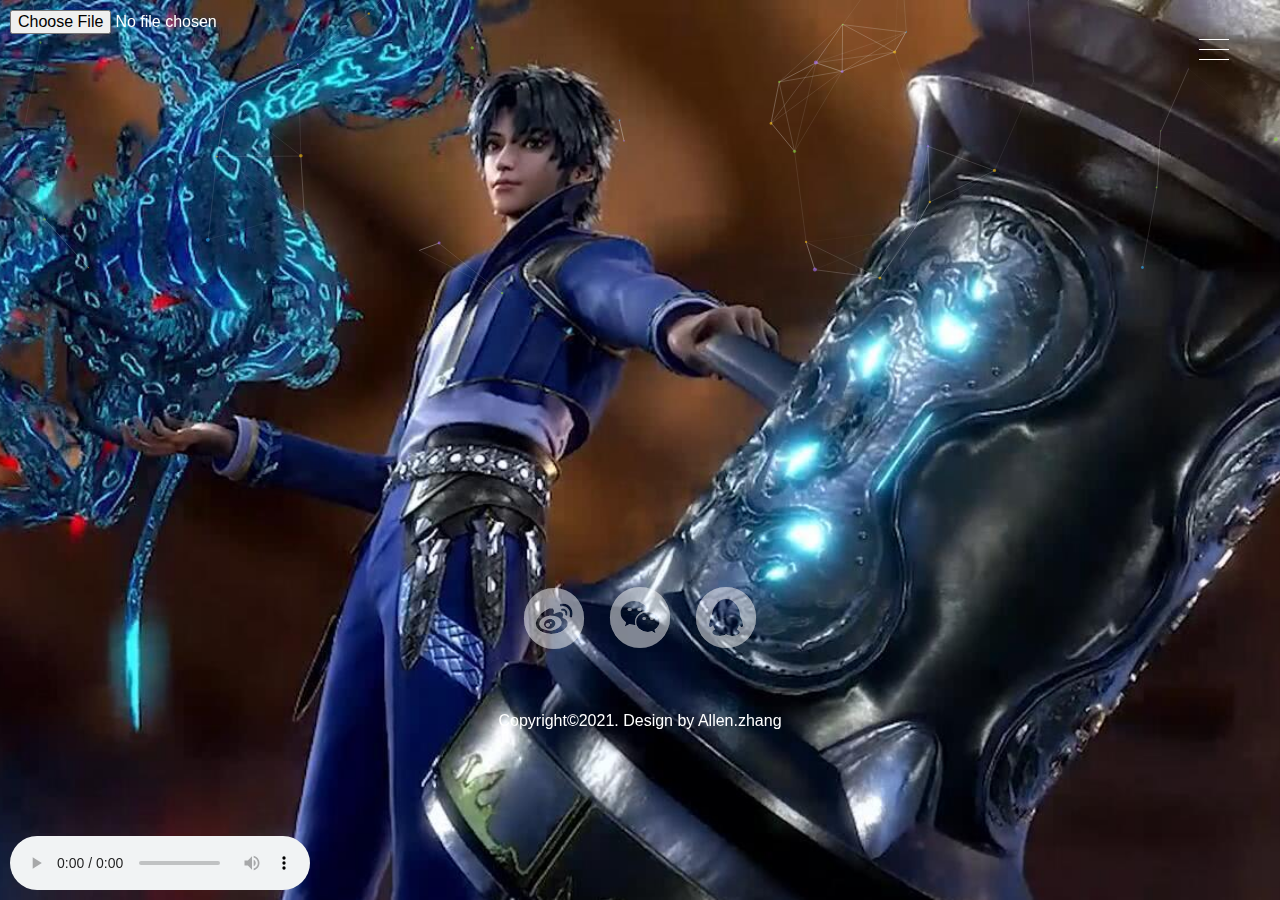
<file: update.html>
<!doctype html>
<html lang="zh">

	<head>
		<meta http-equiv="Content-Type" content="text/html; charset=UTF-8" />
		<meta name="viewport" content="width=device-width, initial-scale=1, maximum-scale=1">
		<title>大龙喵博客</title>
		<meta name="description" content="" />
		<meta name="keywords" content="" />
		<link rel="shortcut icon" href="./statics/img/logo.png" type="image/x-icon">
		<link rel="stylesheet" type="text/css" href="statics/css/index.css" media="all" />
		
<style>
	#file {
		position: fixed;
		top: 10px;
		left: 10px;
		z-index: 100;
	}
	
	#canvas {
		position: fixed;
		left: 0;
		top: 0;
		width: 100%;
		height: 100%;
	}
	
	#audio {
		position: fixed;
		left: 10px;
		bottom: 10px;
		z-index:999;
		/* width: calc(100% - 20px); */
	}
</style>
	</head>

	<body class="home blog custom-background round-avatars">
		<div class="Yarn_Background" style="background-image: url( statics/images/47fb3c_.jpg);"></div>
		<form class="js-search search-form search-form--modal" method="get" action="search.html" role="search">
			<div class="search-form__inner">
				<div>
					<div id="search-container" class="ajax_search">
						<form method="get" id="searchform" action="">
							<div class="filter_container"><input type="text" value="" autocomplete="off" placeholder="Type then select or enter" name="s" id="search-input" />
								<ul id="search_filtered" class="search_filtered"></ul>
							</div>
							<input type="submit" name="submit" id="searchsubmit" class="searchsubmit" value="" />
						</form>
					</div>
				</div>
			</div>
		</form>
		<div class="navi" data-aos="fade-down">
			<div class="bt-nav">
				<div class="line line1"></div>
				<div class="line line2"></div>
				<div class="line line3"></div>
			</div>
			<div class="navbar animated fadeInRight">
				<div class="inner">
					<nav id="site-navigation" class="main-navigation">
						<div id="main-menu" class="main-menu-container">
							<div class="menu-menu-container">
								<ul id="primary-menu" class="menu">
									<li id="menu-item-17" class="menu-item menu-item-type-custom menu-item-object-custom current-menu-item current_page_item menu-item-home menu-item-17">
										<a href="index.html">首页</a>
									</li>
									<li id="menu-item-173" class="menu-item menu-item-type-post_type menu-item-object-page menu-item-173">
										<a href="update.html">音乐解析盒</a>
									</li>
									<li id="menu-item-78" class="menu-item menu-item-type-post_type menu-item-object-page menu-item-78">
										<a href="link.html">斗罗大陆</a>
									</li>
									<li id="menu-item-252" class="menu-item menu-item-type-post_type menu-item-object-page menu-item-has-children menu-item-252">
										<a href="archives.html">归档</a>
										<ul class="sub-menu">
											<li id="menu-item-165" class="menu-item menu-item-type-taxonomy menu-item-object-category menu-item-165">
												<a href="">theme</a>
											</li>
											<li id="menu-item-163" class="menu-item menu-item-type-taxonomy menu-item-object-category menu-item-163">
												<a href="">Happen</a>
											</li>
											<li id="menu-item-924" class="menu-item menu-item-type-taxonomy menu-item-object-category menu-item-924">
												<a href="">WeWork</a>
											</li>
											<li id="menu-item-164" class="menu-item menu-item-type-taxonomy menu-item-object-category menu-item-164">
												<a href="">WordPress</a>
											</li>
										</ul>
									</li>
									<li id="menu-item-57" class="menu-item menu-item-type-post_type menu-item-object-page menu-item-57">
										<a href="gustbook.html">留言</a>
									</li>
								</ul>
							</div>
						</div>
					</nav>
					<!-- #site-navigation -->
				</div>
			</div>
		</div>
		<div class="hebin" data-aos="fade-down">
			<!-- <i class=" js-toggle-search iconfont">&#xe60e;</i> -->
			<!-- <div>fhl;guipo</div> -->
		</div>
		<header id="masthead" class="overlay animated from-bottom" itemprop="brand">
			<div class="site-branding text-center">
				<!-- <a href="">
					<figure>
						<img class="custom-logo avatar" src="statics/images/omikron.png" />
					</figure>
				</a> -->
				<h3 class="blog-description"><p></p></h3>
			</div>
			<!-- .site-branding -->
			<div class="decor-part">
				<div id="particles-js"></div>
			</div>
			<div class="animation-header">
				<div class="decor-wrapper">
					<!-- <svg id="header-decor" class="decor bottom" xmlns="http://www.w3.org/2000/svg" version="1.1" viewBox="0 0 100 100" preserveAspectRatio="none">
						<path class="large left" d="M0 0 L50 50 L0 100" fill="rgba(255,255,255, .1)"></path>
						<path class="large right" d="M100 0 L50 50 L100 100" fill="rgba(255,255,255, .1)"></path>
						<path class="medium left" d="M0 100 L50 50 L0 33.3" fill="rgba(255,255,255, .3)"></path>
						<path class="medium right" d="M100 100 L50 50 L100 33.3" fill="rgba(255,255,255, .3)"></path>
						<path class="small left" d="M0 100 L50 50 L0 66.6" fill="rgba(255,255,255, .5)"></path>
						<path class="small right" d="M100 100 L50 50 L100 66.6" fill="rgba(255,255,255, .5)"></path>
						<path d="M0 99.9 L50 49.9 L100 99.9 L0 99.9" fill="rgba(255,255,255, 1)"></path>
						<path d="M48 52 L50 49 L52 52 L48 52" fill="rgba(255,255,255, 1)"></path>
					</svg> -->
				</div>
			</div>
		</header>
			<div id="content main">
				<input style="
				color:#fff" type="file" id="file" accept="audio/*"/ placeholder="选择MP3文件">
				<canvas id="canvas"></canvas>
				<audio id="audio" controls></audio>
			</div>
		

		<footer id="footer" class="overlay animated from-top">
			<div class="decor-wrapper">
				<!-- <svg id="footer-decor" class="decor top" xmlns="http://www.w3.org/2000/svg" version="1.1" viewBox="0 0 100 100" preserveAspectRatio="none">
					<path class="large left" d="M0 0 L50 50 L0 100" fill="rgba(255,255,255, .1)"></path>
					<path class="large right" d="M100 0 L50 50 L100 100" fill="rgba(255,255,255, .1)"></path>
					<path class="medium left" d="M0 0 L50 50 L0 66.6" fill="rgba(255,255,255, .3)"></path>
					<path class="medium right" d="M100 0 L50 50 L100 66.6" fill="rgba(255,255,255, .3)"></path>
					<path class="small left" d="M0 0 L50 50 L0 33.3" fill="rgba(255,255,255, .5)"></path>
					<path class="small right" d="M100 0 L50 50 L100 33.3" fill="rgba(255,255,255, .5)"></path>
					<path d="M0 0 L50 50 L100 0 L0 0" fill="rgba(255,255,255, 1)"></path>
					<path d="M48 48 L50 51 L52 48 L48 48" fill="rgba(255,255,255, 1)"></path>
				</svg> -->
			</div>
			<div class="socialize" data-aos="zoom-in">
				<li>
					<a title="weibo" class="socialicon" href=""><i class="iconfont" aria-hidden="true">&#xe601;</i></a>
				</li>
				<li class="wechat">
					<a class="socialicon"><i class="iconfont">&#xe609;</i></a>
					<div class="wechatimg"><img src="statics/img/weix.png"></div>
				</li>
				<li>
					<a title="QQ" class="socialicon" href="" target="_blank"><i class="iconfont" aria-hidden="true">&#xe616;</i></a>
				</li>
			</div>
			<div class="cr">
				Copyright&copy;2021. Design by
				<a href="">Allen.zhang</a>
			</div>
			<script type='text/javascript' src='statics/js/jquery.min.js'></script>
			<script type='text/javascript' src='statics/js/plugins.js'></script>
			<script type='text/javascript' src='statics/js/script.js'></script>
			<script type='text/javascript' src='statics/js/particles.js'></script>
			<script type='text/javascript' src='statics/js/aos.js'></script>
			<script type="text/javascript">

				window.onload = function () {
				 
				 var file = document.getElementById("file");
				 var audio = document.getElementById("audio");
				
				 file.onchange = function () {
					 //part1: 画布
					 var canvas = document.getElementById("canvas");
					 var context = canvas.getContext("2d");
				
					 canvas.width = window.innerWidth;
					 canvas.height = window.innerHeight;
					 var WIDTH = canvas.width;
					 var HEIGHT = canvas.height;
				
					 //part2: 音频
					 var files = this.files;//声音文件
					 audio.src = URL.createObjectURL(files[0]);
					 audio.load();
				
					 //part3: 分析器
					 var AudCtx = new AudioContext();//音频内容
					 var src = AudCtx.createMediaElementSource(audio);
					 var analyser = AudCtx.createAnalyser();
				
					 src.connect(analyser);
					 analyser.connect(AudCtx.destination);
					 analyser.fftSize = 128;//快速傅里叶变换, 必须为2的N次方
				
					 var bufferLength = analyser.frequencyBinCount;// = fftSize * 0.5
				
					 //part4: 变量
					 var barWidth = (WIDTH / bufferLength) - 1;//间隔1px
					 var barHeight;
				
					 var dataArray = new Uint8Array(bufferLength);//8位无符号定长数组
				   
				
					 //part5: 动态监听
					 function renderFrame() {
						 requestAnimationFrame(renderFrame);//方法renderFrame托管到定时器，无限循环调度，频率<16.6ms/次
				
						 context.fillStyle = "#000";//黑色背景
						 context.fillRect(0, 0, WIDTH, HEIGHT);//画布拓展全屏,动态调整
				
						 analyser.getByteFrequencyData(dataArray);//获取当前时刻的音频数据
						 console.log(dataArray)
				
						 //part6: 绘画声压条
						 var x = 0;
						 for (var i = 0; i < bufferLength; i++) {
							 var data = dataArray[i];//int,0~255
				
							 var percentV = data / 255;//纵向比例
							 var percentH = i / bufferLength;//横向比例
				
							 barHeight = HEIGHT * percentV;
				
							 //gbk,0~255
							 var r = 255 * percentV;//值越大越红
							 var g = 255 * percentH;//越靠右越绿
							 var b = 50;
				
							 context.fillStyle = "rgb(" + r + "," + g + "," + b + ")";
							 context.fillRect(x, HEIGHT - barHeight, barWidth, barHeight);
				
							 x += barWidth + 1;//间隔1px
						 }
					 }
				
					 renderFrame();
				
					 //part7: 播放声音
					 audio.play();
				 };
				};
				</script>

	</body>

</html>
</file>
<file: statics/css/index.css>
@charset "UTF-8";
@font-face {
	font-family: hermiticon;
	src: url(fonts/hermiticon.eot?cez6o0);
	src: url(fonts/hermiticon.eot?#iefixcez6o0) format('embedded-opentype'), url(fonts/hermiticon.ttf?cez6o0) format('truetype'), url(fonts/hermiticon.woff?cez6o0) format('woff'), url(fonts/hermiticon.svg?cez6o0#hermiticon) format('svg');
	font-weight: 400;
	font-style: normal
}

.hermit {
	overflow: hidden;
	background: #fff;
	margin-bottom: 20px;
	border: 1px solid #dedede;
	-webkit-user-select: none;
	-moz-user-select: none;
	font: 13px/1.5 calluna-sans, "Helvetica Neue", Helvetica, Hiragino Sans GB, Microsoft JhengHei, WenQuanYi Micro Hei, sans-serif;
	text-indent: 0
}

.hermit,
.hermit * {
	box-sizing: content-box;
	-moz-box-sizing: content-box;
	-webkit-box-sizing: content-box
}

.hermit-clear:after,
.hermit-clear:before {
	display: table;
	content: ""
}

.hermit-clear:after {
	clear: both;
	overflow: hidden
}

.hermit-clear {
	zoom: 1
}

.hermit-detail span {
	-webkit-animation: animFlipFront .4s linear;
	-moz-animation: animFlipFront .4s linear;
	animation: animFlipFront .4s linear
}

.hermit-box {
	padding: 10px 13px;
	height: 70px;
	font-size: 14px;
	line-height: 16px;
	position: relative;
	-webkit-box-shadow: 0 1px 10px rgba(0, 0, 0, .08);
	box-shadow: 0 1px 10px rgba(0, 0, 0, .08)
}

.hermit-cover {
	width: 65px;
	float: left;
	position: relative
}

.hermit-info {
	margin-left: 75px
}

.hermit-title {
	font-size: 15px;
	height: 24px;
	overflow: hidden
}

.hermit-author {
	font-size: 14px;
	color: #999
}

.hermit-author,
.hermit-duration,
.hermit-title {
	line-height: 24px
}

.hermit-controller {
	height: 24px;
	position: relative
}

.hermit-additive {
	text-align: right;
	position: absolute;
	right: 0;
	top: 0;
	width: 130px;
	height: 24px;
	background: #fff
}

.hermit-cover-image {
	width: 65px;
	height: 65px;
	padding: 0!important;
	margin: 0!important;
	border: none!important;
	box-shadow: none
}

.hermit-duration,
.hermit-listbutton,
.hermit-volume {
	display: inline-block
}

.hermit-duration {
	height: 24px
}

.hermit-button,
.hermit-listbutton,
.hermit-volume {
	speak: none;
	cursor: pointer;
	font-family: hermiticon;
	text-transform: none;
	vertical-align: middle;
	-webkit-font-smoothing: antialiased;
	-moz-osx-font-smoothing: grayscale
}

.hermit-listbutton,
.hermit-volume {
	color: #666;
	width: 20px;
	height: 24px;
	line-height: 24px;
	font-size: 17px
}

.hermit-listbutton {
	position: relative
}

.hermit-button {
	text-align: center;
	vertical-align: middle;
	position: absolute;
	width: 28px;
	height: 28px;
	border: 2px solid #fff;
	border-radius: 50%;
	color: #fff;
	left: 50%;
	top: 50%;
	margin-left: -16px;
	margin-top: -16px;
	background: rgba(0, 0, 0, .15);
	text-shadow: 0 1px 1px rgba(0, 0, 0, .2);
	box-shadow: 0 1px 1px rgba(0, 0, 0, .2)
}

.hermit-volume {
	right: 20px
}

.hermit-button:before {
	content: "\e01b";
	font-size: 20px;
	line-height: 28px
}

.hermit-button.playing:before {
	content: "\e018";
	font-size: 18px
}

.hermit-listbutton:before {
	content: "\e20e"
}

.hermit-prevbutton:before {
	content: "\e028"
}

.hermit-nextbutton:before {
	content: "\e027"
}

.hermit-listbutton:after {
	position: absolute;
	content: '';
	right: -2px;
	top: 0;
	width: 4px;
	height: 4px;
	border-radius: 50%;
	background-color: transparent;
	opacity: 0;
	-webkit-transition: opacity .6s;
	-moz-transition: opacity .6s;
	-ms-transition: opacity .6s;
	-o-transition: opacity .6s;
	transition: opacity .6s
}

.hermit-unexpand-1 .hermit-listbutton:after,
.hermit.unexpand .hermit-listbutton:after {
	opacity: 1;
	background-color: #f60001
}

.hermit-unexpand-1.unexpand .hermit-listbutton:after {
	opacity: 0
}

.hermit-volume:before {
	content: "\e033"
}

.hermit-volume.muted:before {
	content: "\e031"
}

.hermit-prosess {
	height: 3px;
	background-color: #ddd;
	cursor: pointer;
	position: relative;
	z-index: 1;
	margin: 10px 0 5px
}

.hermit-loaded {
	position: absolute;
	height: 3px;
	z-index: 5;
	left: 0;
	top: 0;
	background-color: #ccc
}

.hermit-prosess-bar {
	height: 3px;
	width: 0;
	background-color: #5895be;
	position: relative;
	z-index: 10
}

.hermit-prosess-after {
	position: absolute;
	display: block;
	width: 8px;
	height: 8px;
	background-color: #fff;
	border: 1px solid #5895be;
	-webkit-border-radius: 50%;
	-moz-border-radius: 50%;
	-ms-border-radius: 50%;
	-o-border-radius: 50%;
	border-radius: 50%;
	top: 0;
	right: 0;
	margin-top: -4px;
	margin-right: -10px
}

.hermit-list {
	height: auto;
	max-height: 410px;
	overflow-y: auto
}

.hermit-fullheight-1 .hermit-list {
	height: 100%;
	max-height: 100%
}

.hermit-fullheight-1.unexpand .hermit-list,
.hermit-unexpand-1 .hermit-list,
.hermit.unexpand .hermit-list {
	height: 0;
	max-height: 0
}

.hermit-fullheight-1.hermit-unexpand-1.unexpand .hermit-list,
.hermit-unexpand-1.unexpand .hermit-list {
	height: 100%;
	max-height: 100%
}

.hermit-unexpand-1 .hermit-box,
.hermit.unexpand .hermit-box {
	box-shadow: none
}

.hermit-song {
	border-top: 1px solid #e5e5e5;
	cursor: pointer;
	font-size: 15px;
	line-height: 40px;
	height: 40px;
	overflow: hidden;
	-webkit-tap-highlight-color: transparent;
	position: relative
}

.hermit-deactive,
.hermit-deactive .hermit-song-author {
	color: #ccc
}

.hermit-song-index {
	position: absolute;
	left: 0;
	top: 0;
	width: 40px;
	text-align: center;
	color: #999
}

.hermit-song-title {
	display: block;
	margin-left: 40px;
	margin-right: 55px
}

.hermit-song-author {
	color: #777;
	padding-left: 5px
}

.hermit-song-duration {
	position: absolute;
	top: 0;
	right: 15px;
	color: #888;
	font-size: 14px
}

.hermit-song.selected,
.hermit-song:hover {
	background-color: #f8f8f8
}

.hermit-song.selected .hermit-song-index {
	width: 38px;
	text-indent: -999em;
	background-image: url(../images/playing.gif);
	background-position: 50% 50%;
	background-repeat: no-repeat;
	background-size: 16px
}

.hermit-song.selected.paused .hermit-song-index {
	background-image: url(../images/playing.png)
}

.hermit-default .hermit-prosess-after:hover,
.hermit-default .hermit-prosess-bar {
	background-color: #5895be
}

.hermit-default .hermit-prosess-after {
	border-color: #5895be
}

.hermit-blue .hermit-prosess-after:hover,
.hermit-blue .hermit-prosess-bar {
	background-color: #5cb85c
}

.hermit-blue .hermit-prosess-after {
	border-color: #5cb85c
}

.hermit-blue .hermit-song.selected .hermit-song-index {
	background-image: url(../images/playing_blue.gif)
}

.hermit-blue .hermit-song.selected.paused .hermit-song-index {
	background-image: url(../images/playing_blue.png)
}

.hermit-yellow .hermit-prosess-after:hover,
.hermit-yellow .hermit-prosess-bar {
	background-color: #f0ad4e
}

.hermit-yellow .hermit-prosess-after {
	border-color: #f0ad4e
}

.hermit-yellow .hermit-song.selected .hermit-song-index {
	background-image: url(../images/playing_yellow.gif)
}

.hermit-yellow .hermit-song.selected.paused .hermit-song-index {
	background-image: url(../images/playing_yellow.png)
}

.hermit-red .hermit-prosess-after:hover,
.hermit-red .hermit-prosess-bar {
	background-color: #dd4b39
}

.hermit-red .hermit-prosess-after {
	border-color: #dd4b39
}

.hermit-red .hermit-song.selected .hermit-song-index {
	background-image: url(../images/playing_red.gif)
}

.hermit-red .hermit-song.selected.paused .hermit-song-index {
	background-image: url(../images/playing_red.png)
}

.hermit-pink .hermit-prosess-after:hover,
.hermit-pink .hermit-prosess-bar {
	background-color: #f489ad
}

.hermit-pink .hermit-prosess-after {
	border-color: #f489ad
}

.hermit-pink .hermit-song.selected .hermit-song-index {
	background-image: url(../images/playing_pink.gif)
}

.hermit-pink .hermit-song.selected.paused .hermit-song-index {
	background-image: url(../images/playing_pink.png)
}

.hermit-purple .hermit-prosess-after:hover,
.hermit-purple .hermit-prosess-bar {
	background-color: orchid
}

.hermit-purple .hermit-prosess-after {
	border-color: orchid
}

.hermit-purple .hermit-song.selected .hermit-song-index {
	background-image: url(../images/playing_purple.gif)
}

.hermit-purple .hermit-song.selected.paused .hermit-song-index {
	background-image: url(../images/playing_purple.png)
}

.hermit-black.hermit {
	border-color: #ccc
}

.hermit-black.hermit,
.hermit-black.hermit .hermit-additive,
.hermit-black.hermit .hermit-song-duration {
	background: 0 0;
	color: #ccc
}

.hermit-black.hermit .hermit-additive,
.hermit-black.hermit .hermit-listbutton,
.hermit-black.hermit .hermit-volume {
	color: #ccc
}

.hermit-black.hermit .hermit-song {
	border-top-color: #ccc
}

.hermit-black .hermit-box {
	background: 0 0
}

.hermit-black .hermit-button {
	border-color: #fff
}

.hermit-black .hermit-button:before {
	color: #fff
}

.hermit-black .hermit-song.selected,
.hermit-black .hermit-song:hover {
	background: #444;
	background: rgba(51, 51, 51, .3)
}

.hermit-ios .hermit-volume {
	display: none
}

@-ms-viewport {
	width: device-width
}

@viewport {
	width: device-width
}

@media screen and (max-width:768px) {
	.hermit-listbutton {
		font-size: 20px
	}
	.hermit-song {
		height: 44px;
		line-height: 44px
	}
	.hermit-list {
		max-height: 450px
	}
	.hermit-loaded,
	.hermit-prosess,
	.hermit-prosess-bar {
		height: 4px
	}
	.hermit-prosess-after {
		width: 12px;
		height: 12px;
		margin-top: -5px
	}
}

@font-face {
	font-family: 'iconfont';
	src: url(fonts/iconfont.eot);
	src: url(fonts/iconfont.eot?#iefix) format('embedded-opentype'), url(fonts/iconfont.woff) format('woff'), url(fonts/iconfont.ttf) format('truetype'), url(fonts/iconfont.svg#iconfont) format('svg')
}

.iconfont {
	font-family: "iconfont" !important;
	font-size: 16px;
	font-style: normal;
	-webkit-font-smoothing: antialiased;
	-webkit-text-stroke-width: 0.2px;
	-moz-osx-font-smoothing: grayscale
}

 ::-webkit-scrollbar {
	width: 0;
	background: 0 0
}

::-moz-selection {
	background: rgba(204, 204, 204, .18);
	color: #000
}

::selection {
	background: rgba(204, 204, 204, .18);
	color: #000
}

html body {
	_background-attachment: fixed;
}

html {
	width: 100%;
	height: 100%;
	-ms-text-size-adjust: 100%;
	-webkit-text-size-adjust: 100%
}

body {
	width: 100%;
	height: 100%;
	font-family: PingFang SC, "Hiragino Sans GB", "Source Han Sans CN", Roboto, "Microsoft Yahei", sans-serif;
	font-weight: 400;
	font-size: 16px;
	color: rgba(2, 0, 0, .6);
	text-rendering: optimizeLegibility;
	-webkit-font-smoothing: antialiased;
	-moz-osx-font-smoothing: grayscale;
	-moz-font-feature-settings: "liga" on
}

body,
h1,
h2,
h3,
h4,
h5,
h6,
blockquote,
p,
div,
span,
ul,
ol,
li,
form,
input,
textarea,
br,
button {
	margin: 0;
	padding: 0;
	border: 0;
	font-size: 100%
}

*,
*:after,
*:before {
	-webkit-box-sizing: border-box;
	-moz-box-sizing: border-box;
	box-sizing: border-box
}

h1,
h2,
h3,
h4,
h5 {
	margin: 0
}

h1 {
	font-size: 20px;
	line-height: 48px;
	margin-bottom: 24px
}

h1 small {
	font-size: 19px
}

h2 {
	font-size: 18px;
	line-height: 24px;
	margin-top: 24px;
	margin-bottom: 24px
}

h2 small {
	font-size: 17px
}

h3 {
	font-size: 16px;
	line-height: 24px;
	margin-top: 24px;
	margin-bottom: 20px;
}

h3 small {
	font-size: 15px
}

h4,
h5,
h6 {
	line-height: 24px
}

h4 {
	font-size: 14px;
	margin-top: 24px;
	margin-bottom: 16px;
}

h4 small {
	font-size: 13px
}

h5 {
	font-size: 13px;
}

h6 {
	font-size: 12px;
	;
	margin: 0
}

a {
	color: #807f83;
	text-decoration: none
}

a:hover {
	text-decoration: none
}

a:active,
a:hover {
	outline: 0
}

hr {
	max-width: 100%;
	height: 50px;
	background: url(../images/hr.gif) right center no-repeat;
	border: none;
	margin-top: 15px;
	margin-bottom: 15px;
}

blockquote {
	overflow: hidden
}

ul,
ol {
	list-style: none
}

dt {
	font-weight: bold
}

dd {
	margin: 0 1.5em 1.5em
}

img {
	height: auto;
	max-width: 100%
}

figure {
	margin: 0
}

table {
	margin: 0 0 1.5em;
	width: 100%
}

table {
	border-bottom: 1px solid #eee;
	margin: 0 0 25px;
	width: 100%
}

th {
	padding: 1rem .5rem;
	color: #252525;
	font-weight: 700;
	text-transform: uppercase;
	text-align: left
}

td {
	border-top: 1px solid #eee;
	padding: 1rem .5rem
}

ol,
ul {
	list-style: none
}

img {
	max-width: 100%;
	height: auto;
	transition: opacity .2s
}

label {
	font-weight: normal
}

textarea,
input[type='text'],
input[type='url'],
input[type='email'],
input[type='tel'],
input[type='password'],
input[type='search'] {
	border: 0;
	width: 100%
}

textarea:focus,
input[type='text']:focus,
input[type='url']:focus,
input[type='email']:focus,
input[type='tel']:focus,
input[type='password']:focus,
input[type='search']:focus {
	outline: 0
}

textarea {
	height: 12em;
	display: block
}

.clearfix:before,
.clearfix:after {
	content: " ";
	display: table
}

.clearfix:after {
	clear: both
}

.blog-description {
	text-transform: none;
	font-weight: 400;
}

.custom-logo {
	display: inline-block;
	width: 40px
}

.site-branding {
	position: relative;
	display: inline-block;
	z-index: 3;
	padding-top: 110px
}

.Searchmeta,
.page-title {
	text-align: center
}

.navi {
	position: absolute;
	right: 0;
	z-index: 999
}

.navbar {
	float: right;
	margin-top: 40px;
	padding-right: 90px
}

.open .navbar {
	display: none
}

.close .navbar {
	display: block
}

.bt-nav {
	display: block;
	position: absolute;
	z-index: 999;
	top: 2em;
	right: 3em;
	width: 36px;
	height: 36px;
	cursor: pointer
}

.open .bt-nav .line1 {
	top: 17px
}

.open .bt-nav .line3 {
	top: 27px
}

.close .bt-nav .line {
	top: 17px
}

.close .bt-nav .line1 {
	-webkit-transform: rotateZ(45deg)
}

.close .bt-nav .line2 {
	opacity: 0
}

.close .bt-nav .line3 {
	-webkit-transform: rotateZ(-45deg)
}

.bt-nav .line {
	position: absolute;
	top: 7px;
	left: 50%;
	width: 30px;
	margin-left: -15px;
	height: 1px;
	background: rgba(255, 255, 255, 1);
	-webkit-transition: all .3s ease
}

.main-navigation a::after,
.main-navigation a::before {
	display: inline-block;
	opacity: 0;
	-webkit-transition: -webkit-transform .3s, opacity .2s;
	-moz-transition: -moz-transform .3s, opacity .2s;
	transition: transform .3s, opacity .2s
}

.main-navigation a::before {
	margin-right: 5px;
	content: '[';
	-webkit-transform: translateX(20px);
	-moz-transform: translateX(20px);
	transform: translateX(20px)
}

.main-navigation a::after {
	margin-left: 5px;
	content: ']';
	-webkit-transform: translateX(-20px);
	-moz-transform: translateX(-20px);
	transform: translateX(-20px)
}

.main-navigation a:focus::after,
.main-navigation a:focus::before,
.main-navigation a:hover::after,
.main-navigation a:hover::before {
	opacity: 1;
	-webkit-transform: translateX(0);
	-moz-transform: translateX(0);
	transform: translateX(0)
}

.main-navigation ul ul:before {
	z-index: 0;
	content: "";
	position: absolute;
	top: -8px;
	right: 28px;
	border-style: solid;
	border-width: 0 10px 10px 10px;
	border-color: transparent transparent #fff transparent;
	-webkit-transform: rotate(360deg)
}

.main-navigation li {
	color: #fff;
	position: relative
}

.main-navigation a {
	display: block;
	text-decoration: none
}

.main-navigation ul ul {
	position: absolute;
	top: 40px;
	z-index: 999;
	display: none;
	background-color: #fff;
	border-radius: 3px;
}

.main-navigation ul ul ul {
	bottom: 0
}

.main-navigation ul ul li {
	float: none;
	display: block;
	width: 100%
}

.main-navigation ul ul a.focus,
.main-navigation ul ul a:hover {
	color: #666
}

.main-navigation ul li.focus>ul,
.main-navigation ul li:hover>ul {
	right: 0;
	display: block
}

.main-navigation ul ul li.focus>ul,
.main-navigation ul ul li:hover>ul {
	right: 100%;
	display: block
}

.main-navigation.toggled ul,
.menu-toggle {
	display: block
}

.header-menu-button {
	display: none
}

.menu-dropdown {
	position: absolute;
	top: 15px;
	right: 15px;
	z-index: 9;
	display: none;
	margin: 0;
	padding: 10px 14px;
	height: 35px;
	text-align: center;
	font-size: 14px;
	line-height: 15px;
	cursor: pointer
}

.open-page-item>ul.children,
.open-page-item>ul.sub-menu {
	display: block!important
}

.main-navigation ul {
	display: block;
	margin: 0;
	padding-left: 0;
	list-style: none
}

.main-navigation li {
	float: left;
	margin: 0
}

.main-navigation li a {
	color: inherit;
	font-weight: bold;
}

.main-navigation li a span {
	display: none
}

.main-navigation ul ul a {
	color: rgba(2, 0, 0, .6);
	float: none;
	padding: 15px 25px 15px 20px;
	width: 100%;
	min-width: 190px;
	box-shadow: 0 1px 0 rgba(0, 0, 0, .03);
	text-align: left;
	white-space: nowrap
}

.main-navigation ul ul li:hover {
	background-color: rgba(0, 0, 0, .02)
}

.main-navigation {
	padding: 0;
	-webkit-transition: right .4s ease 0s;
	-moz-transition: right .4s ease 0s;
	-ms-transition: right .4s ease 0s;
	-o-transition: right .4s ease 0s;
	transition: right .4s ease 0s
}

#main-menu>div,
#primary-menu {
	float: left
}

.main-navigation li a {
	padding: 0 10px 40px
}

.hebin {
	position: absolute;
	z-index: 998;
	top: 2.5em;
	left: 3em
}

.hebin i {
	font-size: 30px;
	line-height: 30px;
	margin-right: 20px
}

.ajax_search .search_filtered a {
	display: block;
	font-size: 15px;
	color: rgba(2, 0, 0, .6);
	overflow: hidden;
	padding: 10px;
	text-overflow: ellipsis;
	white-space: nowrap
}

.ajax_search .search_filtered {
	background-color: rgba(255, 255, 255, 0.95);
	border-radius: 30px;
	width: 600px;
	left: 0;
	position: absolute;
	text-align: center;
	top: 102%;
	z-index: 200
}

#searchsubmit {
	display: none
}

.ajax_search .search_filtered a:after {
	border-bottom: 1px solid #3ea9be;
	content: "";
	display: block;
	margin: 0.25em auto 0;
	transition: width 250ms ease-in-out 0s;
	width: 0
}

.ajax_search .search_filtered a:hover:after {
	transition: width 100ms ease-in-out 0s;
	width: 50%
}

.ajax_search .search_filtered a:focus {
	border: none;
	font-weight: bold;
	text-decoration: none;
	outline: none
}

.js-toggle-search {
	height: 35px;
	width: 35px;
	color: rgba(255, 255, 255, 1);
	float: left;
	display: inline;
	-webkit-transition: all 500ms ease-in-out;
	transition: all 500ms ease-in-out
}

.js-toggle-search:hover {
	cursor: pointer;
	color: #666
}

.search-form--modal {
	-webkit-transition: visibility 0.25s ease, opacity 0.25s ease;
	-moz-transition: visibility 0.25s ease, opacity 0.25s ease;
	-ms-transition: visibility 0.25s ease, opacity 0.25s ease;
	-o-transition: visibility 0.25s ease, opacity 0.25s ease;
	transition: visibility 0.25s ease, opacity 0.25s ease;
	overflow: hidden;
	z-index: 998;
	position: fixed;
	top: 0;
	right: 0;
	left: 0;
	bottom: 0;
	height: auto;
	background: rgba(0, 0, 0, 0.3);
	visibility: hidden;
	opacity: 0
}

.search-form--modal .search-form__inner {
	max-width: 640px;
	padding: 0 20px;
	margin: 0 auto;
	position: fixed;
	width: 100%;
	left: 0;
	right: 0;
	top: 1.5em;
	bottom: 0
}

.search-form.is-visible {
	visibility: visible;
	opacity: 1
}

.search-form div {
	position: relative
}

.search-form input {
	text-align: center;
	font-family: PingFang SC, "Hiragino Sans GB", "Source Han Sans CN", Roboto, "Microsoft Yahei", sans-serif;
	font-size: 24px;
	font-size: 1.5rem;
	background: rgba(255, 255, 255, 0.6);
	color: #fff;
	padding: 12px 0;
	width: 100%;
	border-radius: 50px;
	-webkit-box-sizing: border-box;
	-moz-box-sizing: border-box;
	box-sizing: border-box
}

.search-form input::-webkit-input-placeholder {
	color: #fff
}

.search-form input:-moz-placeholder {
	color: #fff
}

.search-form input::-moz-placeholder {
	color: #fff
}

.search-form input:-ms-input-placeholder {
	color: #fff
}

input {
	line-height: normal
}

input[type="checkbox"],
input[type="radio"] {
	box-sizing: border-box;
	padding: 0
}

input[type="number"]::-webkit-inner-spin-button,
input[type="number"]::-webkit-outer-spin-button {
	height: auto
}

input[type="search"] {
	-webkit-appearance: textfield;
	-moz-box-sizing: content-box;
	-webkit-box-sizing: content-box;
	box-sizing: content-box
}

input[type="search"]::-webkit-search-cancel-button,
input[type="search"]::-webkit-search-decoration {
	-webkit-appearance: none
}

.Yarn_Background,
.p-header .p-image {
	position: fixed;
	width: 100%;
	height: 100%;
	-moz-background-size: cover;
	-o-background-size: cover;
	-webkit-background-size: cover;
	background-size: cover;
	background-position: top center;
	z-index: -999;
}

#particles-js {
	position: absolute;
	top: -100px;
	width: 100%;
	height: 100%
}

#masthead {
	position: relative;
	z-index: 2;
	display: block;
	color: #fff;
	text-align: center;
	width: 100%;
	height: 400px;
	box-sizing: border-box
}

#main {
	background: #fff;
	position: relative;
	z-index: 2
}

.container {
	position: relative;
	background: #fff;
	padding: 60px 0 20px
}

.decor-wrapper {
	width: 100%;
	height: 50%;
	position: absolute;
	left: 0;
	bottom: 0;
	z-index: 2;
}

#footer .decor-wrapper {
	top: 0
}

.decor {
	position: absolute;
	left: 0;
	width: 100%;
	height: 100%;
	z-index: 2
}

.decor.bottom {
	bottom: -1px
}

.decor.top {
	top: -1px
}

#footer {
	color: #fff
}

#footer {
	padding: 120px 0 60px;
	position: relative;
	width: 100%;
	display: block;
	z-index: 2
}

#footer .container {
	position: relative;
	z-index: 2
}

.sticky {
	width: 50px;
	padding: 5px 0;
	position: absolute;
	right: 20px;
	margin: -5px 0 0 25px;
	text-align: center;
	border-top-left-radius: 3px;
	background: #F4303F;
	z-index: 3
}

.sticky:after {
	height: 0;
	width: 0;
	bottom: -14.5px;
	left: 0;
	border-left: 25px solid #F4303F;
	border-right: 25px solid #F4303F;
	border-bottom: 15px solid transparent
}

.sticky:before {
	height: 0;
	width: 0;
	left: -4.5px;
	top: .1px;
	border-bottom: 6px solid #C02031;
	border-left: 6px solid transparent
}

.sticky:after,
.sticky:before {
	content: "";
	position: absolute
}

.sticky i {
	font-size: 25px;
	color: #B80000;
	text-shadow: 0 1px 0 #DB9C9C;
	text-align: center
}

.posts-list {
	margin: 0;
	padding: 0
}

.posts-list.posts-list--small {
	font-size: 13px;
	font-size: 0.8125rem;
	line-height: 20px
}

.posts-list h2 {
	font-size: 18px;
	font-size: 1.125rem;
	line-height: 24px;
	font-weight: normal;
	margin-bottom: 4px
}

.posts-list a {
	color: inherit
}

.posts-list>li {
	list-style: none;
	position: relative
}

.post-header,
.posts-list>li~li {
	margin-top: 30px;
}

.posts-list>li div {}

.post-layout-list {
	max-width: 800px;
	margin: auto
}

.posts-wrap {
	width: 100%;
	display: inline-block
}

.neirong {
	position: relative;
	width: 50%;
	float: right;
	-ms-word-wrap: break-word;
	word-wrap: break-word
}

.tesetu {
	position: relative;
	margin: 0;
	float: left;
	width: 50%;
	height: 200px;
	overflow: hidden;
	padding-right: 15px;
	padding-left: 15px
}

.mediain {
	height: 200px;
	overflow: hidden;
	border-radius: 6px;
	background: #5B81EC;
}

.mediain a {
	display: block;
	position: relative;
	width: 100%;
	height: 100%;
	background-position: center;
	background-size: cover;
	z-index: 2;
}

.entry-title {
	font-size: 20px;
	color: #918f90;
	margin-top: 0;
	margin-bottom: 10px;
	text-transform: uppercase;
	font-weight: 700
}

.cate-news {
	position: relative;
	font-weight: 400;
	color: #A1A1A1;
	font-size: 12px;
	letter-spacing: 1px!important;
	text-transform: uppercase
}

.entry-content {
	font-size: 16px;
	color: rgba(0, 0, 0, .6);
	line-height: 1.75;
	-webkit-hyphens: auto;
	-moz-hyphens: auto;
	-ms-hyphens: auto;
	hyphens: auto;
	padding-bottom: 1.3rem;
}

.info-post {
	font-size: 12px;
	color: #A1A1A1;
	text-transform: uppercase;
	font-weight: 400;
	margin-bottom: 5px;
}

.status_list_item {
	position: relative;
	width: 100%;
	border-radius: 6px;
	box-shadow: 0 1px 3px rgba(249, 249, 249, 0.08), 0 0 0 1px rgba(26, 53, 71, .04), 0 1px 1px rgba(26, 53, 71, .06)
}

.status_list_item p {
	margin-bottom: 0
}

.section_p {
	line-height: 1.75;
	margin: 20px auto
}

.status_btn {
	width: auto;
	font-size: 20px;
	font-weight: 700;
	display: block;
	position: relative
}

.status_section {
	position: relative;
	z-index: 1
}

.status_user {
	background-size: contain;
	background-color: #fff;
	background-repeat: no-repeat;
	background-position: right center;
	border-radius: 6px;
	padding: 25px 20% 25px 2%;
}

.status_user:after {
	content: "";
	position: absolute;
	width: 100%;
	height: 100%;
	z-index: 0;
	top: 0;
	left: 0;
	background: -webkit-linear-gradient(right, rgba(255, 255, 255, 0) 0%, #fff 20%);
	background: linear-gradient(to left, rgba(255, 255, 255, 0) 0%, #fff 20%)
}

.quote_box {
	max-width: 800px;
	position: relative;
	border: 1px solid #f3f3f3;
	box-shadow: 0 1px 3px rgba(249, 249, 249, 0.08), 0 0 0 1px rgba(26, 53, 71, .04), 0 1px 1px rgba(26, 53, 71, .06);
	border-radius: 6px;
	padding: 2rem 1.3rem 2rem
}

.quote_ttl {
	position: absolute;
	top: -.7em;
	left: 1em;
	background: #FFFFFF;
	box-shadow: 0 1px 3px rgba(249, 249, 249, 0.08), 0 0 0 1px rgba(26, 53, 71, .04), 0 1px 1px rgba(26, 53, 71, .06);
	padding: 0 8px;
	border-radius: 4px;
	font-size: 20px;
	font-weight: bold
}

.quote_center {
	text-align: center;
	line-height: 1.75
}

.quote_center p {
	margin-bottom: 0;
	letter-spacing: 0.68px;
	color: rgba(0, 0, 0, .6);
}

.post {
	position: relative;
	max-width: 800px;
	margin: 0 auto 120px
}

.postnormal.review {
	border-radius: 0 0 6px 6px;
	box-shadow: 0 1px 3px rgba(249, 249, 249, 0.08), 0 0 0 1px rgba(26, 53, 71, .04), 0 1px 1px rgba(26, 53, 71, .06)
}

.postnormal.review .review-item {
	position: relative;
	overflow: visible;
	margin-top: 1.5em;
	border-radius: 6px 6px 0 0;
	min-height: 200px
}

.postnormal.review .post-container {
	margin-top: 0;
	z-index: 2
}

.postnormal .post-container {
	background: white;
	margin-top: 10px;
	padding: 1.3rem 1.3rem 2rem;
	border-radius: 6px;
	overflow: hidden;
}

.postnormal.review .review-item .review-item-wrapper {
	position: relative;
	z-index: 1;
	color: white
}

.row {
	display: -webkit-box;
	display: -ms-flexbox;
	display: flex;
	-ms-flex-wrap: wrap;
	flex-wrap: wrap;
	margin-right: -15px;
	margin-left: -15px
}

.review-item-img {
	position: absolute;
	width: 130px;
	height: 190px;
	top: -50px;
	left: 25px;
	border-radius: 4px;
	box-shadow: 0 10px 20px rgba(0, 0, 0, 0.2);
	background-size: cover;
	background-position: top center
}

.review-item-title {
	font-size: 20px;
	font-weight: 700;
	text-shadow: 0 2px 3px rgba(0, 0, 0, 0.1)
}

.review-item-creator {
	font-size: 1em;
	font-weight: normal;
	padding: 0.5em 0;
}

.review-item-info {
	display: block;
	font-size: 1em;
	opacity: .8
}

.review-bg-wrapper {
	overflow: hidden;
	position: absolute;
	left: 0;
	right: 0;
	top: 0;
	bottom: 0;
	border-radius: 6px 6px 0 0;
	z-index: 0;
}

.bg-blur {
	position: absolute;
	left: 0;
	top: 0;
	width: 100%;
	height: 100%;
	z-index: 0;
	background-size: cover;
	border-radius: 6px;
	-webkit-filter: blur(5px);
	filter: blur(5px);
	-webkit-transform: scale(1.2);
	transform: scale(1.2);
	-o-object-fit: cover;
	object-fit: cover;
	pointer-events: none
}

.bg-blur:after {
	content: "";
	position: absolute;
	width: 100%;
	height: 100%;
	z-index: 1;
	top: 0;
	left: 0;
	background: -webkit-linear-gradient(top, rgba(105, 105, 105, 0.1) 0%, #fff 85%);
	background: linear-gradient(to bottom, rgba(105, 105, 105, 0.1) 0%, #fff 85%)
}

.bg {
	width: 100%;
	height: 100%;
	position: absolute;
	left: 0;
	right: 0;
	top: 0;
	bottom: 0;
	-webkit-filter: blur(5px);
	filter: blur(5px);
	-webkit-transform: scale(1.2);
	transform: scale(1.2);
	-o-object-fit: cover;
	object-fit: cover;
	pointer-events: none;
	z-index: 0
}

.bg:after {
	content: "";
	position: absolute;
	width: 100%;
	height: 100%;
	z-index: 1;
	top: 0;
	left: 0;
	background: -webkit-linear-gradient(right, rgba(255, 255, 255, 0) 0%, rgba(105, 105, 105, 0.1)) 100%);
	background: linear-gradient(to left, rgba(255, 255, 255, 0) 0%, rgba(105, 105, 105, 0.1) 100%)
}

.gaz-btn.primary {
	background: #2E60C4
}

.gaz-btn {
	font-size: .8em;
	font-weight: 700;
	padding: 12px 25px;
	text-transform: uppercase;
	color: white!important;
	border-radius: 30px;
	border: none;
	-webkit-transition: all .2s;
	transition: all .2s;
	display: inline-block
}

.pull-right {
	float: right
}

.flex-xs-middle {
	-ms-flex-item-align: center;
	align-self: center;
	text-shadow: 0 2px 3px rgba(0, 0, 0, 0.1);
}

.col-xs-4 a {
	color: white;
	font-size: .8em;
	font-weight: 700;
	text-transform: uppercase;
	display: inline-flex;
	margin: 0;
	align-items: center;
	justify-content: center;
	position: absolute;
	top: 0;
	right: 0;
	bottom: 0;
	left: 0
}

.col-xs-4 img {
	vertical-align: middle
}

.album-thumb [class*='col-'] {
	background: rgba(0, 0, 0, 0.5);
	box-shadow: 0 5px 10px rgba(0, 0, 0, 0.05)
}

.no-gutter>[class*='col-'] {
	padding-right: 0;
	padding-left: 0
}

.row.content {
	width: 100%;
	position: relative;
	margin: 0 auto
}

.contentext {
	width: 65%;
	color: #fff;
	z-index: 1;
}

.album-thumb-width {
	width: 33%
}

.album-title {
	font-size: 20px;
	font-weight: 700;
	text-shadow: 0 2px 3px rgba(0, 0, 0, 0.1);
}

.album-content {
	width: 90%;
	line-height: 1.75;
	margin-top: -5px;
}

.post-album {
	margin-top: 10px;
	padding: 0 1.3rem 0;
	border-radius: 6px;
	overflow: hidden;
	box-shadow: 0 1px 3px rgba(249, 249, 249, 0.08), 0 0 0 1px rgba(26, 53, 71, .04), 0 1px 1px rgba(26, 53, 71, .06);
}

.post-footer .total-comments-on-post {
	padding: 10px 0
}

.post-title {
	color: #807f83;
	line-height: 1;
	padding-bottom: 12px;
	text-shadow: 0 1px 0 rgba(255, 255, 255, .5);
}

.post-info {
	color: #67666a;
	margin-bottom: 24px
}

.posts-container {
	max-width: 800px;
	font-size: 16px;
	color: rgba(0, 0, 0, .6);
	line-height: 1.75;
	margin: 0 auto
}

.postbody {
	margin-bottom: 40px;
}

.post-body {
	line-height: 1.75;
}

.post-body> :last-child {
	margin-bottom: 0
}

.post-body img {
	max-width: 100%;
	height: auto
}

.post-body p {
	margin: 1em 0
}

.post-body p+h1,
.post-body p+h2,
.post-body p+h3,
.post-body p+h4,
.post-body p+h5,
.post-body p+h6 {
	margin-top: 40px;
	margin-bottom: 30px
}

.post-body h1 {
	font-size: 20px;
	line-height: 40px
}

.post-body h2 {
	font-size: 18px;
	line-height: 37px
}

.post-body h3 {
	font-size: 16px;
	line-height: 34px;
	display: table;
}

.post-body h4 {
	font-size: 14px;
	line-height: 28px
}

.post-body h5,
.post-body h6 {
	text-transform: uppercase
}

.autotag {
	color: #fff;
	word-break: keep-all;
	padding: 2px 8px;
	margin: 0 2px;
	border-radius: 15px;
	background: #BBB
}

.autotag:before {
	margin-right: 2px;
	content: '#'
}

.autotag:after {
	margin-left: 2px;
	content: '#'
}

.post-body ul,
.post-body ol {
	font-size: 15px;
	border: 1px solid #efefef;
	padding: 5px 20px;
	margin: 0 0 30px 0;
	list-style: none;
	border-radius: 3px
}

.post-body ul li,
.post-body ol li {
	font-size: 15px;
	line-height: 1.75;
	padding: 10px 0 10px 25px
}

.post-body ul li:before,
.post-body ol li:before {
	float: left;
	vertical-align: middle;
	margin-right: 10px;
	margin-left: -25px;
	color: #ddd
}

.post-body ul li~li,
.post-body ol li~li {
	border-top: 1px solid #efefef
}

.post-body ul li:before {
	color: #efefef;
	font-size: 11px;
	font-size: 0.6875rem;
	content: "\e60d";
	font-family: iconfont
}

.post-body ol {
	counter-reset: ol-counter
}

.post-body ol li:before {
	content: counter(ol-counter) ".";
	counter-increment: ol-counter
}

.post-body blockquote {
	font-size: 25px;
	line-height: 36px;
	color: #888;
	clear: both;
	position: relative;
	padding: 1em 0;
	margin: 1.62em 0;
	text-align: center
}

.post-body blockquote:after,
.post-body blockquote:before {
	content: '';
	display: block;
	position: absolute;
	width: 38%;
	height: 100%;
	left: 31%;
	top: 0;
	pointer-events: none;
	border-top: 1px solid #efefef;
	border-bottom: 1px solid #efefef
}

.post-body blockquote:after {
	width: 2%;
	left: 49%;
	border-top: .2em solid #efefef;
	border-bottom: .2em solid #efefef
}

.post-body blockquote p {
	margin: 1em 0 0
}

.post-body blockquote p:first-child {
	margin: 0
}

.post-body input[type='password'] {
	background: #FAFAFA;
	height: 50px;
	margin: 20px 0 0;
	border-radius: 3px
}

.post-body input[type='submit'] {
	background: #918F90;
	height: 50px;
	width: 150px;
	margin: 20px 0;
	border-radius: 30px;
	cursor: pointer
}

.format-lede .post-body> :first-child {
	font-weight: bold;
	color: #444
}

.post-share {
	-webkit-transition: opacity 0.25s ease;
	-moz-transition: opacity 0.25s ease;
	-ms-transition: opacity 0.25s ease;
	-o-transition: opacity 0.25s ease;
	transition: opacity 0.25s ease;
	opacity: .5;
	display: inline-block;
	text-align: right
}

@media screen and (max-width:800px) {
	.post-share {
		text-align: center
	}
}

.post-share:hover {
	opacity: 1
}

.meta,
.post-date {
	font-size: 15px;
	color: #A1A1A1;
	text-transform: uppercase;
	margin: 30px 0;
}

.post-date time {
	letter-spacing: 1px
}

.meta a,
.post-date a {
	margin-right: 5px;
	color: #A1A1A1
}

.wrapper {
	max-width: 800px;
	padding: 0;
	margin-left: auto;
	margin-right: auto
}

.split__title {
	float: left;
	text-align: left;
}

.post_content {
	margin: 0 auto;
	line-height: 1.75;
	max-width: 800px;
	position: relative
}

.post_header {
	position: relative
}

h1.post_title {
	color: #918f90;
	font-size: 25px;
	font-weight: 700;
	margin-bottom: 25px;
	text-transform: uppercase
}

#panel {
	display: block
}

.slide {
	background: transparent
}

.btn-slide i {
	margin-right: 5px
}

.btn-slide {
	width: 100px;
	cursor: pointer;
	color: #A1A1A1;
	display: block;
	text-decoration: none;
	float: right;
}

#upTriangleColor {
	display: block;
	background: #fafafa
}

#upTriangleColor path {
	fill: #fff;
	stroke: #fff
}

#dwTriangleColor {
	display: block;
	background: #fff
}

#dwTriangleColor path {
	fill: #fafafa;
	stroke: #fff
}

.blog-card {
	padding-right: 20px;
	margin: 30px 0;
	word-wrap: break-word;
	overflow: hidden;
	max-width: 100%;
	height: 150px;
	border-radius: 4px;
	box-shadow: 0 1px 2px rgba(0, 0, 0, .15), 0 0 1px rgba(0, 0, 0, .15)
}

.blog-card-thumbnail {
	float: left;
	width: 150px;
	height: 150px;
	background: #e4e4e4;
	border-radius: 4px 0 0 4px
}

.blog-card-content {
	margin-left: 170px;
	padding: 10px 0 0 0
}

.blog-card-title {
	color: #918F90;
	margin-bottom: 5px;
	text-transform: uppercase;
	font-weight: 400
}

.blog-card-excerpt {
	background: #fff url(../images/status-line.png) repeat;
	color: rgba(2, 0, 0, .6)
}

.blog-card-date {
	float: right;
	font-size: 13px;
	text-align: right;
	color: #777;
}

.hatenablogcard {
	clear: both;
	width: 100%;
	height: 155px;
	margin: 10px 0;
	max-width: 680px;
	font-family: Helvetica, Arial, sans-serif !important
}

.location {
	margin: 0 auto;
	max-width: 800px;
}

.type i {
	position: absolute;
	border-radius: 50%;
	font-size: 25px;
	text-align: center;
	color: rgba(0, 0, 0, .5);
	width: 50px;
	height: 50px;
	line-height: 50px;
	background: rgba(255, 255, 255, .5);
}

.type i:hover {
	color: rgba(0, 0, 0, .3);
}

.mask {
	cursor: text;
	width: 50px;
	height: 50px;
	background: rgba(240, 240, 240, 1);
	background-size: cover;
	background-position: center;
	position: relative;
	float: left;
	border-radius: 50%;
	margin: 0 10px 0 0
}

h2.archive-title {
	position: relative;
	font-size: 15px;
	font-weight: bold;
	text-transform: uppercase;
	overflow: hidden
}

h2.archive-title span {
	display: inline-block;
	vertical-align: baseline;
	zoom: 1;
	position: relative;
	padding: 0 10px 0 0
}

h2.archive-title span:after {
	content: '';
	display: block;
	width: 800px;
	position: absolute;
	top: .73em;
	border-top: 1px solid #eee
}

h2.archive-title span:after {
	left: 100%
}

.archive-post {
	margin: 0 auto;
	max-width: 800px;
	position: relative
}

.post-time {
	max-width: 50%;
	font-size: 12px;
	font-weight: 400;
	line-height: 28px;
	color: #918f90;
	position: absolute;
	top: 0;
	right: 0;
	background-color: #fff;
	padding-left: 10px
}

.post-category {
	font-size: 12px;
	font-size: 12px;
	margin: -40px 0 0 55px;
	position: relative;
	display: block;
}

.post-category a::after,
.post-category a::before {
	display: inline-block;
	opacity: 1
}

.post-category a::before {
	margin-right: 2px;
	content: '['
}

.post-category a::after {
	margin-left: 2px;
	content: ']'
}

#social-share {
	float: right;
	cursor: pointer
}

#social-share i {
	margin-right: 5px
}

#social {
	display: none
}

#social ul {
	text-align: center;
	margin: 0;
	padding: 0;
	width: 100%;
	height: 60px;
	background-color: #fafafa;
}

#social ul li i {
	font-size: 25px;
	line-height: 63px;
	text-align: center;
	color: #888;
	cursor: pointer
}

#social ul li {
	display: inline-table;
	width: 70px
}

.pagination {
	position: relative;
	display: block;
	text-align: center;
	width: 300px;
	margin: 0 auto
}

.pagination i {
	font-size: 40px
}

#infscr-loading {
	text-align: center;
	padding-top: 120px
}

#pagenavi {
	font-size: 15px;
	font-weight: 700;
	text-align: center;
	color: #4a4a4a;
	list-style: none;
	line-height: 24px
}

.page-numbers {
	display: inline-block;
	padding: 0 8px;
	color: #666
}

.page-numbers.current {
	border-radius: 50%;
	background: #EBEBEB;
	min-width: 30px;
	height: 30px;
	line-height: 30px;
	text-align: center;
	color: #fff;
	font-size: 15px
}

.black {
	font-weight: bolder!important
}

.bold {
	font-weight: bold!important
}

.regular {
	font-weight: normal!important
}

.light {
	font-weight: lighter!important
}

.lighter {
	font-weight: lighter!important
}

.small {
	font-size: 14px;
	line-height: 24px
}

.super {
	font-size: 30px;
	font-weight: 500;
	text-transform: uppercase
}

.super.text-center small {
	display: block;
	line-height: 1.5em
}

.hyper {
	font-size: 72px;
	font-weight: bold;
	text-align: center;
	line-height: 1
}

.red-under {
	border-color: red;
	border-bottom-style: double;
	border-width: 3px;
}

.yellow-under {
	padding-bottom: 2px;
	border-bottom: 1px solid #ffc81f;
}

.marker {
	background-color: #FF9
}

.marker-under {
	background: linear-gradient(transparent 60%, #ff6 60%)
}

.key-word {
	background-color: #f9f9f9;
	background-image: -moz-linear-gradient(center top, #eee, #f9f9f9, #eee);
	border: 1px solid #aaa;
	border-radius: 2px;
	box-shadow: 1px 2px 2px #ddd;
	font-family: inherit;
	font-size: .85em;
	margin: 1px 3px;
	padding: 1px 3px
}

.text-left {
	text-align: left!important
}

.text-right {
	text-align: right!important
}

.text-center {
	text-align: center!important
}

.text-caps {
	text-transform: uppercase!important
}

.text-italic {
	font-style: italic
}

.bordered-top,
.bordered-bottom {
	position: relative
}

.bordered-top:after,
.bordered-bottom:after {
	content: '';
	display: block;
	position: absolute;
	height: 1px;
	width: 80px;
	left: 50%;
	margin-left: -40px
}

.bordered-top:after {
	top: 0
}

.bordered-bottom:after {
	bottom: 0
}

.bordered-top:after,
.bordered-bottom:after {
	background-color: #cbc9cf
}

.mm\+ {
	margin-bottom: 40px !important
}

.m\+ {
	margin: 60px !important
}

.mt\+ {
	margin-top: 60px !important
}

.mr\+ {
	margin-right: 60px !important
}

.mb\+ {
	margin-bottom: 80px !important
}

.ml\+ {
	margin-left: 60px !important
}

.mh\+ {
	margin-right: 60px !important;
	margin-left: 60px !important
}

.mv\+ {
	margin-top: 60px !important;
	margin-bottom: 60px !important
}

.m\+\+ {
	margin: 120px !important
}

.mt\+\+ {
	margin-top: 120px !important
}

.mr\+\+ {
	margin-right: 120px !important
}

.mb\+\+ {
	margin-bottom: 120px !important
}

.mb\+\+\+ {
	margin-bottom: 250px !important
}

.ml\+\+ {
	margin-left: 120px !important
}

.mh\+\+ {
	margin-right: 120px !important;
	margin-left: 120px !important
}

.mv\+\+ {
	margin-top: 120px !important;
	margin-bottom: 120px !important
}

@media screen and (max-width:800px) {
	.palm-m {
		margin: 30px !important
	}
	.palm-mt {
		margin-top: 30px !important
	}
	.palm-mr {
		margin-right: 30px !important
	}
	.palm-mb {
		margin-bottom: 30px !important
	}
	.palm-ml {
		margin-left: 30px !important
	}
	.palm-mh {
		margin-right: 30px !important;
		margin-left: 30px !important
	}
	.palm-mv {
		margin-top: 30px !important;
		margin-bottom: 30px !important
	}
}

.chatbox {
	display: block;
	padding: 10px 0px;
	letter-spacing: 1px
}

.chatbox strong {
	display: none
}

.chat_content .bub {
	display: block;
	max-width: 600px;
	padding: 10px 20px;
	word-wrap: break-word;
}

section.left .bub {
	float: left
}

section.right .bub {
	float: right
}

.chatbox .left .chat-arrow {
	width: 0;
	height: 0;
	display: block;
	float: left;
	margin-top: 5px;
	border-left: 20px solid transparent
}

.chatbox .right .chat-arrow {
	width: 0;
	height: 0;
	display: block;
	float: right;
	margin-top: 5px;
	border-right: 20px solid transparent
}

.chatbox .green .bub {
	border: 2px solid #93D3B6;
	border-radius: 5px;
	color: #fff;
	background: #93D3B6
}

.chatbox .green .chat-arrow {
	border-bottom: 20px solid #93D3B6
}

.chatbox .red .bub {
	border: 2px solid #d57976;
	border-radius: 5px;
	color: #fff;
	background: #d57976
}

.chatbox .red .chat-arrow {
	border-bottom: 20px solid #d57976
}

.left {
	float: left
}

.right {
	float: right
}

.cf:before,
.cf:after {
	content: "";
	display: table
}

.cf:after {
	clear: both
}

.cf {
	zoom: 1
}

.alert {
	font-size: 15px;
	line-height: 24px;
	word-wrap: break-word;
	padding: 11px 20px;
	border-radius: 3px
}

.alert--success {
	background: #d7f1d7;
	color: #578e57
}

.alert--warn {
	background: #ffe88a;
	color: #8e7030
}

.pullquote {
	font-size: 25px;
	line-height: 36px;
	color: #888;
	font-weight: 300;
	position: relative;
	margin: 45px 0 20px 0;
	display: block;
	border-top: 1px solid #efefef;
	border-bottom: 1px solid #efefef;
	padding: 15px 0;
	clear: both;
}

@media screen and (min-width:720px) {
	.pullquote {
		width: 220px;
		float: right;
		margin: 20px -160px 20px 20px
	}
}

.round-avatars .avatar,
.round-avatars .avatar img {
	border-radius: 50%;
}

.avatar,
.avatar img {
	border-radius: 3px
}

.btn,
.wpcf7-submit,
[id="submit"] {
	display: inline-block;
	vertical-align: middle;
	font: inherit;
	text-align: center;
	border: none;
	margin: 0;
	cursor: pointer;
	overflow: visible;
	padding: 11px 23px;
	background-color: #4a8ec2;
	border: 1px solid #4a8ec2;
	border-radius: 3px
}

.btn,
.wpcf7-submit,
[id="submit"],
.btn:hover,
.wpcf7-submit:hover,
[id="submit"]:hover,
.btn:active,
.wpcf7-submit:active,
[id="submit"]:active,
.btn:focus,
.wpcf7-submit:focus,
[id="submit"]:focus {
	text-decoration: none;
	color: #fff
}

.btn::-moz-focus-inner,
.wpcf7-submit::-moz-focus-inner,
[id="submit"]::-moz-focus-inner {
	border: 0;
	padding: 0
}

.btn,
.wpcf7-submit,
[id="submit"] {
	font-weight: bold;
	-webkit-transition: background 0.333s ease, box-shadow .25s ease;
	-moz-transition: background 0.333s ease, box-shadow .25s ease;
	transition: background 0.333s ease, box-shadow .25s ease
}

[id="submit"],
.wpcf7-submit,
.btn--primary,
[id="submit"] {
	font-size: 14px;
	font-size: 0.875rem;
	line-height: 21px;
	color: #fff;
	border: none;
	background: #4f94cb;
	padding: 9px 24px;
	font-weight: bold
}

[id="submit"]:hover,
[id="submit"]:focus,
.wpcf7-submit:hover,
.wpcf7-submit:focus,
.btn--primary:hover,
[id="submit"]:hover,
.btn--primary:focus,
[id="submit"]:focus {
	box-shadow: inset 0 -8em 0 rgba(255, 255, 255, 0.2);
	color: #fff;
	outline: none
}

[id="submit"]:active,
.wpcf7-submit:active,
.btn--primary:active,
[id="submit"]:active {
	color: #fff;
	box-shadow: inset 0 -8em 0 rgba(0, 0, 0, 0.15);
	outline: none
}

#comments-list-title {
	max-width: 800px;
	margin: 20px 0;
	font-size: 20px;
	font-weight: 700;
	color: #918f90
}

.comments-main {
	max-width: 800px;
	margin: 0 auto;
}

form#commentform {
	outline: 0
}

nav#comments-navi {
	clear: both;
	text-align: right;
	max-width: 800px;
	color: #9A9A9A;
	padding-top: 20px;
}

.comments {
	clear: both;
	overflow: hidden;
	width: 100%;
	list-style: none;
	background: #fafafa;
	padding: 40px 0;
}

.comments .commentwrap {
	max-width: 800px;
	margin: 0 auto;
	padding: 0
}

.comments .commentwrap hr {
	height: 0;
	width: 100%;
	background: #eee;
	border: 0;
	margin: 40px 0
}

.comments .comments-hidden {
	display: none;
	cursor: pointer
}

.comments .comments-main {
	overflow: hidden;
	-webkit-transition: height 0s ease-out;
	-moz-transition: height 0s ease-out;
	transition: height 0s ease-out
}

.comnav {
	width: 100%;
	margin: 0 auto
}

.comnav a {
	padding: 10px;
	color: #7B7B7B;
	margin-bottom: 20px
}

.comment {
	margin: 0;
	padding: 0;
	list-style: none;
}

.comment .contents {
	width: 100%;
	float: left
}

.comment .body {
	font-size: 15px;
	line-height: 24px
}

.comment .body>:last-child {
	margin-bottom: 0
}

.comment .profile {
	float: left;
	position: relative;
	top: 20px;
	z-index: 3;
}

.comment .profile img {
	background-color: #eee;
	width: 50px;
	height: 50px;
	border-radius: 50%;
	padding: 2px;
}

.comment .main {
	float: right;
	width: 92%;
	border-bottom: 1px solid #eee;
	padding: 20px 0;
	position: relative;
	z-index: 2
}

.comment .commeta {
	font-size: 15px;
	overflow: hidden;
}

.comment .comment-reply-link {
	font-size: 13px;
	display: inline-block;
	text-transform: uppercase;
	color: #A1A1A1
}

.comment .comment-reply-link:hover {
	color: #606576
}

.comment .info {
	letter-spacing: 0.6px;
	font-size: 13px;
	color: #A1A1A1
}

.comment .info span {
	margin-right: 10px
}

.comment .shang {
	float: left;
}

.comment .xia {
	float: none;
}

.comment .children p {
	margin-bottom: 0px;
	line-height: 24px;
}

.comment h4 {
	font-family: "PingFang SC", "Microsoft YaHei", Arial, Helvetica, "WenQuanYi Micro Hei", "tohoma,sans-serif";
	font-weight: 400;
	margin: 0;
	text-transform: none;
	line-height: 24px;
}

.comment h4 img {
	display: none;
	border-radius: 3px;
	margin-right: 15px;
	vertical-align: -4px
}

.comment h4 a {
	font-weight: 700;
	color: #918f90;
	vertical-align: middle;
	font-size: 15px
}

.comment .children .profile {
	float: left;
	left: 10px;
	position: relative;
}

.comment .children .profile img {
	width: 30px;
	height: 30px;
	padding: 3px;
	background: #eee;
}

.comment .children .main {
	width: 92%
}

.comment .children .main:after {
	content: "";
	width: 1px;
	height: 100%;
	background: #EEE;
	left: -40px;
	top: -60px;
	position: absolute
}

.comment .children a.name {
	font-family: "PingFang SC", "Microsoft YaHei", Arial, Helvetica, "WenQuanYi Micro Hei", "tohoma,sans-serif";
	font-weight: bold;
	color: #918f90;
}

.comment-respond {
	width: 100%;
	max-width: 800px;
	margin: 0 auto;
	padding: 0
}

.comment-respond .logged-in-as {
	margin-bottom: 0
}

.comment-respond #cancel-comment-reply-link {
	position: relative;
	float: right;
	z-index: 2;
	top: 20px;
	right: 25px;
}

.comment-respond input,
.comment-respond textarea {
	font-family: PingFang SC, "Hiragino Sans GB", "Source Han Sans CN", Roboto, "Microsoft Yahei", sans-serif;
	float: left;
	font-size: 14px;
	width: 29%;
	margin: 0;
	padding: 24px;
	color: #535a63;
	border-radius: 4px;
	background-color: #eee
}

.author-info input {
	margin: 0;
	margin-right: 20px;
	position: relative;
	left: 8%;
}

.comment-respond input:last-of-type {
	border: 0
}

@media (max-width:800px) {
	.comments-main {
		padding: 0 10px;
		font-size: 16px;
	}
	.comment .profile,
	.comment .children .profile,
	.comment .profile img,
	.comment .children .profile img {
		left: 0;
		top: 25px;
		width: 40px;
		height: 40px
	}
	.comment .main,
	.comment .children .main {
		width: 85%;
	}
	.comment-respond input {
		width: 100%;
		border-right: 0;
		margin-bottom: 15px
	}
	.author-info input {
		left: 0;
		margin-right: 0
	}
}

.comment-respond textarea {
	display: block;
	line-height: 1.75;
	float: left;
	width: 79%;
	height: 70px;
	color: #535a63;
	resize: vertical;
}

.comment-respond .form-submit {
	clear: both;
	display: block;
	overflow: hidden;
	margin-bottom: 40px;
	padding: 0
}

.comment-respond input[type=submit] {
	width: 84px;
	float: right;
	height: 70px;
	line-height: 20px;
	padding: 0;
	text-transform: uppercase;
	color: #888;
	background: #eee;
	border-radius: 4px
}

.comment-respond input[type=submit]:hover {
	background: rgba(0, 0, 0, 0.6);
	color: #fff
}

.comment-respond input:active,
.comment-respond input:focus,
.comment-respond textarea:active,
.comment-respond textarea:focus {
	outline: 0
}

.comment-respond input::-webkit-input-placeholder,
.comment-respond textarea::-webkit-input-placeholder {
	color: #535a63
}

.comment-respond input:-moz-placeholder,
.comment-respond textarea:-moz-placeholder {
	opacity: 1;
	color: #535a63
}

.comment-respond input::-moz-placeholder,
.comment-respond textarea::-moz-placeholder {
	opacity: 1;
	color: #535a63
}

.comment-respond input:-ms-input-placeholder,
.comment-respond textarea:-ms-input-placeholder {
	color: #535a63
}

.comment-respond .logged-in-as,
.notification {
	padding: 19px 32px 17px;
	border-radius: 3px;
	background: #FFF;
	color: #6F6F6F;
	font-family: microsoft yahei;
	clear: both
}

.comment-respond .logged-in-as i,
.notification i {
	margin-right: 10px
}

.comment-respond .logged-in-as a {
	color: #454545
}

.commentclosed {
	background: #fafafa;
	font-weight: bold;
	text-align: center;
	padding: 35px 0 0px;
}

.notification a {
	color: #B3B3B3
}

.notification span {
	font-size: 13px
}

.headertop {
	position: relative;
	overflow: hidden
}

.real-time-gravatar {
	display: inline-block;
	position: relative;
	z-index: 3;
	width: 8%;
	float: left
}

.real-time-gravatar img {
	margin: 8px 0 0 0;
	width: 50px;
	height: 50px;
	border: 1px solid #eee;
	border-radius: 50%
}

.row-icon {
	display: block;
	position: relative;
}

.row-icon:before {
	content: "";
	border-width: 10px 10px 10px 0;
	border-style: solid;
	border-color: transparent #eee;
	position: absolute;
	top: 20px;
	left: 55px;
}

.author-info,
.comment-form-info {
	clear: both;
	padding: 20px 0;
}

.checkin {
	display: inline-block;
	font-family: "Microsoft YaHei", Arial, Helvetica, sans-serif;
	font-size: 15px;
	margin: 2% 8% 0;
	font-weight: bold;
}

.welcome {
	position: relative;
	display: inline-block;
	margin: 2% 8% 0;
}

.welcome span {
	font-weight: 700;
	color: #9499a8;
	cursor: pointer
}

@media (max-width:800px) {
	.real-time-gravatar,
	.row-icon {
		display: none
	}
	.welcome {
		margin: 2% 0% 0 0;
		left: 0;
		padding-bottom: 10px
	}
	.comment-respond textarea {
		width: 100%;
		margin-top: 0;
	}
	.comment-respond input[type=submit] {
		width: 100%;
		margin-top: 20px;
	}
	#comments-navi,
	h3#comments-list-title {
		text-align: center;
	}
	.comment .children .main:after {
		display: none
	}
	.checkin {
		margin: 5% 8% 0 0;
	}
	.split__title,
	#social-share,
	.btn-slide {
		display: block;
		width: inherit;
		text-align: center;
		margin-bottom: 12px;
		float: none;
	}
}

.comment-awaiting-moderation {
	color: burlywood;
	font-size: 15px;
}

.socialize {
	width: 100%;
	margin: 60px 0;
	position: relative;
	z-index: 2;
	text-align: center;
}

.socialize li {
	display: inline-block;
}

.socialicon {
	width: 72px;
	height: 72px;
	text-align: center;
	margin: 0 5px;
	color: rgba(255, 255, 255, 0.5);
	display: inline-block;
	-webkit-border-radius: 50%;
	-moz-border-radius: 50%;
	border-radius: 50%
}

.socialicon i {
	font-size: 60px;
}

.wechat {
	position: relative
}

.wechatimg {
	position: absolute;
	z-index: 999;
	visibility: hidden;
	width: 121px;
	height: 121px;
	padding: 10px;
	background: #fff;
	bottom: 100px;
	left: -18px;
	-webkit-transform: translate3d(0, 50px, 0);
	transform: translate3d(0, 50px, 0);
	transition: .7s all ease;
	-webkit-transition: .7s all ease;
	-moz-transition: .7s all linear;
	-o-transition: .7s all ease;
	-ms-transition: .7s all ease;
	opacity: 0
}

.wechat:hover .wechatimg {
	-webkit-transform: translate3d(0, 10px, 0);
	transform: translate3d(0, 10px, 0);
	opacity: 1;
	visibility: visible
}

.wechatimg:after {
	content: "";
	display: block;
	border-width: 10px 10px 0;
	border-style: solid;
	border-color: #fff transparent transparent;
	margin-left: -10px;
	position: absolute;
	bottom: -10px;
	left: 50%
}

.cr {
	text-transform: none;
	text-align: center;
	position: relative;
	z-index: 2;
}

.cr a {
	color: #fff
}

.totop {
	display: block;
	padding: 10px;
	text-align: center;
	cursor: pointer;
	background: rgba(255, 255, 255, .5);
	color: #fff;
	width: 44px;
	height: 44px;
	border-radius: 50%;
	margin: 60px auto;
	position: relative;
	z-index: 999;
}

.totop i {
	font-size: 25px;
	line-height: 25px;
}

.site-footer {
	position: relative;
	padding: 40px 0;
	background: #f5f5f5
}

.site-info {
	font-size: 13px;
	font-weight: 700
}

.site-info a {
	color: #666
}

.rule {
	display: block;
	border: none;
	border-top: 1px solid #eee
}

.layout {
	list-style: none;
	margin: 0;
	padding: 0
}

.layout__item {
	display: inline-block;
	vertical-align: top;
	width: 100%
}

.media {
	float: left;
	display: inline-block;
	position: relative;
	width: 50%;
	padding: 15px 0
}

.media__img {
	float: left;
	margin: 0 15px
}

.media__img>img {
	display: block
}

.media__body {
	font-size: 15px;
	text-align: center;
	overflow: hidden;
	display: block;
	background: #918f90;
	padding: 15px 15px;
	height: 50px;
	border-radius: 25px;
	color: #fff
}

.media__body,
.media__body>:last-child {
	margin-bottom: 0
}

.list-bare {
	margin: 0;
	padding: 0;
	list-style: none
}

.list-inline {
	margin: 0;
	padding: 0;
	list-style: none
}

.list-inline>li {
	display: inline-block
}

.fat-footer {
	position: relative;
	background-color: rgba(105, 105, 105, 0.3);
	padding: 40px 0
}

.fat-footer__social a i {
	font-size: 50px;
	color: #918f90;
	margin: 0 5px
}

.fat-footer__social {
	display: inline-block;
	float: right;
	width: 50%;
	text-align: right;
	padding: 10px 0
}

.fadeInRight {
	-webkit-animation-name: fadeInRight;
	animation-name: fadeInRight
}

.masthead-wave {
	position: absolute;
	z-index: 999;
	bottom: -15px;
	left: 0;
	right: 0;
	width: 100%;
	height: 85px;
	-webkit-transition: all .2s linear;
	transition: all .2s linear;
	-webkit-animation: wave 15s linear infinite;
	animation: wave 15s linear infinite;
	-webkit-animation: wave 15s linear infinite;
	animation: wave 15s linear infinite;
	background: url(../images/wave.png)
}

.animated {
	animation-duration: 0.3s;
	animation-fill-mode: both
}

.animated .small,
.animated .medium,
.animated .large {
	opacity: 0;
	-webkit-transition-property: all;
	-moz-transition-property: all;
	-o-transition-property: all;
	-ms-transition-property: all;
	transition-property: all
}

.animated .large {
	-webkit-transition-delay: 1s;
	-moz-transition-delay: 1s;
	-o-transition-delay: 1s;
	-ms-transition-delay: 1s;
	transition-delay: 1s;
	-webkit-transition-duration: 1s;
	-moz-transition-duration: 1s;
	-o-transition-duration: 1s;
	-ms-transition-duration: 1s;
	transition-duration: 1s
}

.animated .medium {
	-webkit-transition-delay: 1.35s;
	-moz-transition-delay: 1.35s;
	-o-transition-delay: 1.35s;
	-ms-transition-delay: 1.35s;
	transition-delay: 1.35s;
	-webkit-transition-duration: .75s;
	-moz-transition-duration: .75s;
	-o-transition-duration: .75s;
	-ms-transition-duration: .75s;
	transition-duration: .75s
}

.animated .small {
	-webkit-transition-delay: 1.5s;
	-moz-transition-delay: 1.5s;
	-o-transition-delay: 1.5s;
	-ms-transition-delay: 1.5s;
	transition-delay: 1.5s;
	-webkit-transition-duration: .5s;
	-moz-transition-duration: .5s;
	-o-transition-duration: .5s;
	-ms-transition-duration: .5s;
	transition-duration: .5s
}

.animated.from-bottom .small,
.animated.from-bottom .medium,
.animated.from-bottom .large {
	opacity: 1;
	-webkit-transform: translateY(100%);
	-moz-transform: translateY(100%);
	-o-transform: translateY(100%);
	-ms-transform: translateY(100%);
	transform: translateY(100%)
}

.animated.from-top .small,
.animated.from-top .medium,
.animated.from-top .large {
	opacity: 1;
	-webkit-transform: translateY(-100%);
	-moz-transform: translateY(-100%);
	-o-transform: translateY(-100%);
	-ms-transform: translateY(-100%);
	transform: translateY(-100%)
}

.animated.animation-on .small,
.animated.animation-on .medium,
.animated.animation-on .large {
	-webkit-transform: translateY(0%);
	-moz-transform: translateY(0%);
	-o-transform: translateY(0%);
	-ms-transform: translateY(0%);
	transform: translateY(0%)
}

@-webkit-keyframes wave {
	from {
		background-position: 0 0
	}
	to {
		background-position: 1263px 0
	}
}

@keyframes wave {
	from {
		background-position: 0 0
	}
	to {
		background-position: 1263px 0
	}
}

@-webkit-keyframes fadeInRight {
	0% {
		opacity: 0;
		-webkit-transform: translate3d(100%, 0, 0);
		transform: translate3d(100%, 0, 0)
	}
	100% {
		opacity: 1;
		transform: none
	}
}

@keyframes fadeInRight {
	0% {
		opacity: 0;
		-webkit-transform: translate3d(100%, 0, 0);
		transform: translate3d(100%, 0, 0)
	}
	100% {
		opacity: 1;
		-webkit-transform: none;
		transform: none
	}
}

#post-404 {
	margin: 0 auto;
	max-width: 800px;
	padding: 0 20px;
	text-align: center;
}

#post-404 img {
	margin-bottom: 20px;
}

.hermit {
	border: none;
	-webkit-box-shadow: 0 1px 2px 0 rgba(0, 0, 0, .15);
	-moz-box-shadow: 0 1px 2px 0 rgba(0, 0, 0, .15);
	box-shadow: 0 1px 2px 0 rgba(0, 0, 0, .15);
}

.hermit-unexpand-1.unexpand .hermit-list {
	height: auto;
}

#edita {
	display: inline-block;
	background: #eee;
	position: relative;
	left: 60px;
	font-size: 15px;
	padding: 8px;
	margin-top: 20px;
	border-radius: 5px;
	z-index: 3
}

#edita:before {
	position: absolute;
	left: -40px;
	top: 14px;
	content: " ";
	border-radius: 500%;
	background: #03D374;
	height: 9px;
	width: 9px;
	transition: all .5s ease-in-out
}

#error,
#loading {
	background: url(../images/ajax-loader.gif) 50% 50% no-repeat;
	position: absolute;
	padding: 25px 0;
	left: 0;
	right: 0;
	width: 100%;
	height: 70px;
	text-align: center
}

#error {
	background: rgba(250, 250, 250, 0.5);
	color: rgb(255, 132, 132);
}

#loading-comments {
	display: none;
	max-width: 800px;
	margin: 0 auto;
	height: 40px
}

.host {
	position: relative;
	top: 0;
	right: 0;
	width: 50px;
	height: 50px;
	margin: 40px auto
}

.loading {
	width: 10px;
	height: 10px;
	background: #FFF;
	border-radius: 100%;
	float: left;
	margin-right: 5px
}

.loading-0 {
	-webkit-animation: bounce 1s infinite;
	-webkit-animation-delay: .1s;
	background: #009dc6
}

.loading-1 {
	-webkit-animation: bounce 1s infinite;
	-webkit-animation-delay: .3s;
	background: #e8b440
}

.loading-2 {
	-webkit-animation: bounce 1s infinite ease;
	-webkit-animation-delay: .5s;
	background: #b62327
}

@-webkit-keyframes bounce {
	0%,
	100% {
		opacity: 1
	}
	60% {
		opacity: 0
	}
}

#NextPrevPosts {
	white-space: nowrap;
	color: #918f90
}

#NextPrevPosts .arrow {
	padding: 20px 10px;
	width: 70px;
	height: 100px;
	background: #fff;
	display: inline-block;
	z-index: 1003
}

#NextPrevPosts .arrow i {
	font-size: 50px
}

#NextPrevPosts .prev .arrow {
	float: left
}

#NextPrevPosts .next .arrow {
	float: right
}

#NextPrevPosts .next svg,
#NextPrevPosts .prev svg {
	width: 25px;
	height: 60px
}

#NextPrevPosts .next,
#NextPrevPosts .prev {
	position: fixed;
	top: 50%;
	margin-top: -50px;
	padding: 0;
	height: 100px;
	background: #fff;
	width: 70px;
	overflow: hidden;
	-webkit-transition: all .3s ease;
	-moz-transition: all .3s ease;
	-ms-transition: all .3s ease;
	-o-transition: all .3s ease;
	transition: all .3s ease;
	white-space: nowrap!important;
	z-index: 909
}

#NextPrevPosts .prev {
	left: 0!important;
	box-shadow: 0 0 5px 0 rgba(50, 50, 50, .1);
	text-align: left!important;
	height: 100px;
	max-height: 100px
}

#NextPrevPosts .next {
	right: 0!important;
	box-shadow: 0 0 5px 0 rgba(50, 50, 50, .1);
	text-align: right!important;
	height: 100px;
	max-height: 100px
}

#NextPrevPosts .preview {
	height: 100px;
	width: 370px;
	display: inline-block;
	z-index: -1;
	position: absolute;
	top: 0
}

#NextPrevPosts .preview:after {
	content: '';
	display: block;
	clear: both
}

#NextPrevPosts .next .preview {
	float: right;
	right: 70px
}

#NextPrevPosts .prev .preview {
	float: left;
	left: 70px
}

#NextPrevPosts .preview .featuredImg {
	width: 100px;
	height: 100px;
	background: center center no-repeat;
	background-size: cover!important;
	z-index: 1002;
	top: 0
}

#NextPrevPosts .next .preview .featuredImg {
	float: right!important
}

#NextPrevPosts .prev .preview .featuredImg {
	float: left!important
}

#NextPrevPosts .preview .preview-content {
	width: 270px;
	height: 100px;
	display: table;
	vertical-align: middle;
	position: absolute;
	white-space: normal!important;
	z-index: 999;
	top: 0;
	zoom: 1;
	opacity: .3
}

#NextPrevPosts .next .preview .preview-content {
	right: 100px;
	float: right
}

#NextPrevPosts .prev .preview .preview-content {
	left: 100px;
	float: left
}

#NextPrevPosts .preview .preview-content span,
#NextPrevPosts .preview .preview-content p {
	margin: 0;
	padding: 0
}

#NextPrevPosts .preview .preview-content span {
	display: table-cell;
	vertical-align: middle;
	margin: auto;
	padding: 20px;
	text-align: center;
	line-height: 1.5;
	font-size: 18px;
	text-transform: capitalize;
	color: #918f90
}

#NextPrevPosts .prev .preview .featuredImg {
	margin-left: -100px
}

#NextPrevPosts .prev .preview .preview-content {
	margin-left: -370px
}

#NextPrevPosts .next .preview .featuredImg {
	margin-right: -100px
}

#NextPrevPosts .next .preview .preview-content {
	margin-right: -370px
}

#NextPrevPosts .next .preview .featuredImg,
#NextPrevPosts .next .preview .preview-content,
#NextPrevPosts .prev .preview .featuredImg,
#NextPrevPosts .prev .preview .preview-content {
	-webkit-transition: all .3s ease;
	-moz-transition: all .3s ease;
	-ms-transition: all .3s ease;
	-o-transition: all .3s ease;
	transition: all .3s ease
}

#NextPrevPosts .next:hover,
#NextPrevPosts .prev:hover {
	width: 440px
}

#NextPrevPosts .next:active .preview .featuredImg,
#NextPrevPosts .next:active .preview .preview-content,
#NextPrevPosts .next:focus .preview .featuredImg,
#NextPrevPosts .next:focus .preview .preview-content,
#NextPrevPosts .next:hover .preview .featuredImg,
#NextPrevPosts .next:hover .preview .preview-content,
#NextPrevPosts .prev:active .preview .featuredImg,
#NextPrevPosts .prev:active .preview .preview-content,
#NextPrevPosts .prev:focus .preview .featuredImg,
#NextPrevPosts .prev:focus .preview .preview-content,
#NextPrevPosts .prev:hover .preview .featuredImg,
#NextPrevPosts .prev:hover .preview .preview-content {
	margin-left: 0;
	margin-right: 0;
	zoom: 1;
	opacity: 1
}

.applicant__timeline {
	display: block;
	padding: 10px
}

.applicant__timeline ul {
	padding: 10px 0 0 10px;
	list-style: none
}

.applicant__timeline ul li {
	position: relative;
	padding: 0 0 30px 15px;
	border-left: 2px dotted #ccc;
	line-height: 21px
}

.applicant__timeline ul li:before {
	box-sizing: border-box;
	position: absolute;
	top: 0;
	left: -9px;
	display: inline-block;
	width: 16px;
	height: 16px;
	content: '';
	color: #fff;
	font-family: iconfont;
	font-size: 8px;
	line-height: 13px;
	text-align: center;
	background-color: rgba(0, 0, 0, .4);
	border: 2px solid #eee;
	border-radius: 10px
}

.applicant__timeline ul li:after {
	content: '';
	box-sizing: border-box;
	position: absolute;
	top: 5px;
	left: -4px;
	display: inline-block;
	width: 6px;
	height: 6px;
	text-align: center;
	background-color: #e4e4e4;
	border-radius: 10px
}

.applicant__timeline ul li:last-child {
	padding-left: 18px;
	border-left: 0
}

.applicant__timeline ul li:last-child:before {
	left: -7px
}

.applicant__timeline ul li:last-child:after {
	left: -2px
}

.applicant__timeline ul li.success:after,
.applicant__timeline ul li.warning:after {
	background-color: transparent
}

.applicant__timeline ul li.success {
	border-color: #3cbc8d;
	border-left-style: solid
}

.applicant__timeline ul li.success:before {
	content: '\e626';
	background-color: #3cbc8d;
	border-color: transparent
}

.applicant__timeline ul li.warning {
	border-color: #EA4A67;
	border-left-style: dotted
}

.applicant__timeline ul li.warning:before {
	content: '\e627';
	background-color: #EA4A67;
	border-color: transparent
}

.applicant__timeline ul li>div .message {
	display: inline-block;
	margin-top: 10px;
	padding: 5px;
	background-color: #fff;
	border-radius: 2px;
	border: 1px solid #d8d8d8
}

.time-ago {
	font-size: 13px;
	color: #A1A1A1;
	line-height: 2
}

.colorTip {
	display: none;
	position: absolute;
	left: 50%;
	bottom: 60px;
	background-color: #FFF;
	font-size: 13px;
	font-style: normal;
	line-height: 1;
	text-decoration: none;
	text-align: center;
	white-space: nowrap;
	-webkit-border-radius: 3px;
	-moz-border-radius: 3px;
	border-radius: 3px;
	padding: 6px
}

.pointyTip,
.pointyTipShadow {
	border: 6px dashed transparent;
	border-top-style: solid;
	bottom: -12px;
	height: 0;
	left: 50%;
	margin-left: -6px;
	position: absolute;
	width: 0;
	overflow: hidden
}

.pointyTipShadow {
	bottom: -14px;
	margin-left: -7px;
	border-width: 7px
}

.colorTipContainer {
	position: relative;
	text-decoration: none!important
}

.red .pointyTip {
	border-top-color: #E84A5F
}

.red .pointyTipShadow {
	border-top-color: #E84A5F
}

.red .colorTip {
	background-color: #E84A5F;
	opacity: .8;
	color: #fff
}

.catalog-title {
	font-size: 24px;
	color: #000;
	font-weight: 700
}

.catalog-share {
	font-size: 14px;
	color: rgba(0, 0, 0, .44);
	margin-bottom: 20px
}

.userItems {
	display: -webkit-box;
	display: -webkit-flex;
	display: -ms-flexbox;
	display: flex;
	-webkit-flex-wrap: wrap;
	-ms-flex-wrap: wrap;
	flex-wrap: wrap;
	margin-bottom: 50px
}

.userItem {
	width: 25%;
	box-sizing: border-box;
	margin-bottom: 20px;
	padding-left: 10px;
	padding-right: 10px
}

.userItem--inner {
	border: 1px solid rgba(0, 0, 0, .05);
	box-shadow: 0 1px 4px rgba(0, 0, 0, .04);
	border-radius: 3px;
	position: relative;
	padding-bottom: 100%;
	height: 0
}

.userItem-content {
	display: -webkit-box;
	display: -webkit-flex;
	display: -ms-flexbox;
	display: flex;
	position: absolute;
	top: 0;
	bottom: 0;
	left: 0;
	right: 0;
	padding: 10px;
	-webkit-box-align: center;
	-webkit-align-items: center;
	-ms-flex-align: center;
	align-items: center;
	-webkit-flex-flow: column wrap;
	-ms-flex-flow: column wrap;
	flex-flow: column wrap;
	-webkit-box-pack: center;
	-webkit-justify-content: center;
	-ms-flex-pack: center;
	justify-content: center
}

.userItem-content .avatar {
	border-radius: 100%
}

.userItem-name {
	margin-top: 8px;
	text-align: center
}

@media (max-width:900px) {
	.userItem {
		width: 33.33333%
	}
}

@media (max-width:600px) {
	.userItem {
		width: 50%
	}
}

.post-Archive {
	max-width: 800px;
	margin-left: 35px;
	padding-left: 40px
}

.post-Archive:before {
	position: absolute;
	left: 34px;
	top: 90px;
	bottom: 40px;
	display: block;
	width: 2px;
	background: #cecece;
	content: "";
	z-index: 0
}

.post-Archive:after {
	content: "";
	width: 13px;
	height: 13px;
	border-radius: 50%;
	background: #EEE;
	position: absolute;
	left: 29px;
	bottom: 35px
}

.archive-title {
	padding-bottom: 40px
}

.archives a {
	position: relative;
	display: block;
	padding: 10px 0;
	border-bottom: 1px solid #eee;
	color: #333;
	font-style: normal
}

.time {
	color: #888;
	padding-right: 35px
}

#archives h3 {
	padding-bottom: 10px;
	position: relative
}

#archives h3:before {
	content: "";
	width: 20px;
	height: 20px;
	border: 5px solid #fff;
	border-radius: 50%;
	background: #EEE;
	position: absolute;
	left: -50px;
}

.brick span {
	color: #aaa;
	padding-left: 10px
}

@media screen and (max-width:760px) {
	body {
		font-family: -apple-system, BlinkMacSystemFont, opensans, Optima, "Microsoft Yahei", sans-serif;
	}
	.post-body {
		font-size: 16px;
	}
	.post {
		margin: 0 auto 60px!important;
	}
	#primary-menu {
		display: block;
		float: none
	}
	.navi {
		position: fixed;
		height: 100%;
		text-align: center
	}
	.navbar {
		float: right;
		margin-top: 0;
		padding-right: 0
	}
	.bt-nav {
		right: 1em;
		top: 1em
	}
	.bt-nav.scrolled {
		background: rgba(0, 0, 0, 0.5);
		border-radius: 50%;
		width: 40px;
		height: 40px;
		-webkit-box-shadow: 0 1px 2px 0 rgba(0, 0, 0, .15);
		-moz-box-shadow: 0 1px 2px 0 rgba(0, 0, 0, .15);
		box-shadow: 0 1px 2px 0 rgba(0, 0, 0, .15)
	}
	.bt-nav.scrolled .line {
		width: 5px;
		height: 5px;
		margin-left: -3px
	}
	.hebin {
		top: 1.5em;
		left: 1em
	}
	.search-form--modal {
		height: 100%
	}
	.search-form--modal .search-form__inner {
		text-align: left;
		position: absolute;
		left: 0;
		right: 0;
		height: 55px;
		top: 5em!important;
		bottom: 0
	}
	.ajax_search .search_filtered {
		width: 100%!important
	}
	.search-form div {
		position: relative
	}
	.search-form input {
		font-size: 24px;
		font-size: 1.5rem;
		color: #ddd;
		background: #eee;
		width: 100%
	}
	.close .navbar {
		display: block;
		height: 100%;
		background: #333
	}
	.main-navigation ul ul:before {
		display: none
	}
	.inner {
		overflow: auto;
		max-height: 100%;
		padding: 5em 0 0 0
	}
	.menu-dropdown {
		display: block
	}
	#main-menu>div {
		display: block;
		float: none
	}
	.main-navigation #main-menu {
		color: #FFF;
		width: 280px;
		-ms-box-sizing: border-box;
		-moz-box-sizing: border-box;
		-webkit-box-sizing: border-box;
		box-sizing: border-box;
		z-index: 999;
		height: 100%;
		overflow: auto;
		-webkit-transition: right .4s ease 0s;
		-moz-transition: right .4s ease 0s;
		-ms-transition: right .4s ease 0s;
		-o-transition: right .4s ease 0s;
		transition: right .4s ease 0s
	}
	.main-navigation li {
		display: block;
		float: none
	}
	.main-navigation li a {
		display: block;
		float: none;
		padding: 20px;
		color: #C5C5C5!important;
		text-align: left
	}
	.main-navigation ul ul {
		box-shadow: none;
		position: relative!important;
		top: 0!important;
		left: 0!important;
		float: none!important;
		background-color: rgba(255, 255, 255, .14)!important;
		padding: 0;
		margin: 0;
		display: none!important
	}
	.entry-title {
		margin-top: 5px
	}
	.post_title {
		font-size: 25px;
		text-align: center
	}
	.container {
		padding: 40px 10px
	}
	.post_content {
		padding: 0 10px
	}
	.sticky {
		margin: -5px 0 0 5px
	}
	.sticky,
	.review-item-img {
		display: none
	}
	.bg-blur {
		background-position: center;
	}
	.row {
		margin-right: 00!important;
		margin-left: 0!important
	}
	.post.review,
	.post-album,
	.quote_box,
	.status_list_item {
		box-shadow: 0 5px 10px rgba(0, 0, 0, 0.05);
	}
	.post.review .review-item {
		min-height: 175px!important
	}
	.status_list_item {
		color: #fff;
		text-shadow: 0 2px 3px rgba(0, 0, 0, 0.1);
	}
	.status_user {
		background-position: center;
		background-size: cover!important;
		padding: 1.3rem 1.3rem 2rem!important
	}
	.status_user:after {
		border-radius: 6px;
		background: rgba(0, 0, 0, 0.2) url(../images/dot.png) repeat!important
	}
	.album-thumb-width {
		width: 100%!important
	}
	.contentext {
		width: 100%!important
	}
	.album-content {
		width: 100%!important
	}
	.col-xs-4 a {
		font-weight: 300;
	}
	.bg:after {
		background: rgba(0, 0, 0, 0.06)!important
	}
	.applicant__timeline ul li {
		line-height: 1.5
	}
	.blog-card {
		padding-bottom: 27px;
		height: auto
	}
	.blog-card-thumbnail {
		display: none
	}
	.blog-card-content {
		margin-left: 20px
	}
	.post-Archive {
		margin-left: 0;
		padding-left: 0
	}
	.post-Archive:before,
	.post-Archive:after,
	#archives h3:before {
		display: none
	}
	.tesetu {
		float: none;
		width: 100%;
		height: auto;
		padding: 0
	}
	.mediain img {
		border-radius: 4px
	}
	.neirong {
		width: 100%;
		float: none;
		padding: 0
	}
	.rit-news-info {
		padding: 10px 0 0
	}
	.media {
		display: none
	}
	.fat-footer__social {
		float: none;
		width: 100%;
		text-align: center;
		padding: 0
	}
	#NextPrevPosts .next,
	#NextPrevPosts .prev {
		top: 150px
	}
	#NextPrevPosts {
		color: #ffffff
	}
	#NextPrevPosts .prev {
		left: -70px !important
	}
	#NextPrevPosts .prev .arrow {
		margin-left: 80px
	}
	#NextPrevPosts .arrow {
		background: none;
		position: relative;
		z-index: -1
	}
	#NextPrevPosts .preview {
		width: 0px
	}
	#NextPrevPosts .next {
		right: -70px !important
	}
	#NextPrevPosts .next,
	#NextPrevPosts .prev {
		overflow: initial
	}
	#NextPrevPosts .next .arrow {
		margin-right: 80px
	}
	#NextPrevPosts .arrow {
		background: none
	}
	#NextPrevPosts .preview {
		width: 0px
	}
	#NextPrevPosts .next,
	#NextPrevPosts .prev {
		overflow: initial
	}
	#NextPrevPosts .prev .preview .featuredImg:after {
		content: "";
		display: block;
		opacity: 0
	}
	#NextPrevPosts .prev:hover .preview .featuredImg:after {
		content: "";
		display: block;
		opacity: 1;
		border-width: 10px;
		border-style: solid;
		border-color: transparent #fff transparent transparent;
		position: absolute;
		bottom: 40px;
		left: 80px;
		-webkit-transition: opacity .2s .1s ease;
		-moz-transition: opacity .2s .1s ease;
		-ms-transition: opacity .2s .1s ease;
		-o-transition: opacity .2s .1s ease;
		transition: opacity .2s .1s ease
	}
	#NextPrevPosts .next .preview .featuredImg:after {
		content: "";
		display: block;
		opacity: 0
	}
	#NextPrevPosts .next:hover .preview .featuredImg:after {
		content: "";
		display: block;
		opacity: 1;
		border-width: 10px;
		border-style: solid;
		border-color: transparent transparent transparent #fff;
		position: absolute;
		bottom: 40px;
		right: 80px;
		-webkit-transition: opacity .2s .1s ease;
		-moz-transition: opacity .2s .1s ease;
		-ms-transition: opacity .2s .1s ease;
		-o-transition: opacity .2s .1s ease;
		transition: opacity .2s .1s ease
	}
	#post-pagination {
		display: block;
		vertical-align: middle;
		text-align: center;
		background: #fafafa;
		width: 100%;
		height: 40px;
		font-size: 18px;
		overflow: hidden;
		margin-top: 30px
	}
	#post-pagination a {
		color: #888;
		padding: 0 10px
	}
	#post-pagination .current-post-page {
		display: inline-block;
		background: #38a3fd;
		width: 40px;
		height: 40px;
		font-weight: bold;
		text-align: center;
		line-height: 40px;
		border-radius: 50%;
		box-shadow: 0 0 0 .35em rgba(56, 163, 253, 0.3);
		padding: 2px 10px 2px 10px
	}
}

.row {
	padding: 10px 0
}

.row-gallery [class*=" col-sm-"],
.row-gallery [class^=col-sm-] {
	margin-bottom: 0
}

.col-lg-1,
.col-lg-10,
.col-lg-11,
.col-lg-12,
.col-lg-2,
.col-lg-3,
.col-lg-4,
.col-lg-5,
.col-lg-6,
.col-lg-7,
.col-lg-8,
.col-lg-9,
.col-md-1,
.col-md-10,
.col-md-11,
.col-md-12,
.col-md-2,
.col-md-3,
.col-md-4,
.col-md-5,
.col-md-6,
.col-md-7,
.col-md-8,
.col-md-9,
.col-sm-1,
.col-sm-10,
.col-sm-11,
.col-sm-12,
.col-sm-2,
.col-sm-3,
.col-sm-4,
.col-sm-5,
.col-sm-6,
.col-sm-7,
.col-sm-8,
.col-sm-9,
.col-xs-1,
.col-xs-10,
.col-xs-11,
.col-xs-12,
.col-xs-2,
.col-xs-3,
.col-xs-4,
.col-xs-5,
.col-xs-6,
.col-xs-7,
.col-xs-8,
.col-xs-9 {
	position: relative;
	min-height: 1px;
	padding-right: 0;
	padding-left: 0
}

.col-xs-1,
.col-xs-10,
.col-xs-11,
.col-xs-2,
.col-xs-3,
.col-xs-4,
.col-xs-5,
.col-xs-6,
.col-xs-7,
.col-xs-8,
.col-xs-9 {
	float: left
}

.col-xs-1 {
	width: 8.333333333333332%
}

.col-xs-2 {
	width: 16.666666666666664%
}

.col-xs-3 {
	width: 25%
}

.col-xs-4 {
	width: 33.33333333333333%
}

.col-xs-5 {
	width: 41.66666666666667%
}

.col-xs-6 {
	width: 50%
}

.col-xs-7 {
	width: 58.333333333333336%
}

.col-xs-8 {
	width: 66.66666666666666%
}

.col-xs-9 {
	width: 75%
}

.col-xs-10 {
	width: 83.33333333333334%
}

.col-xs-11 {
	width: 91.66666666666666%
}

.col-xs-12 {
	width: 100%
}

@media(min-width:650px) {
	.col-sm-1,
	.col-sm-10,
	.col-sm-11,
	.col-sm-2,
	.col-sm-3,
	.col-sm-4,
	.col-sm-5,
	.col-sm-6,
	.col-sm-7,
	.col-sm-8,
	.col-sm-9 {
		float: left
	}
	.col-sm-1 {
		width: 8.333333333333332%
	}
	.col-sm-2 {
		width: 16.666666666666664%
	}
	.col-sm-3 {
		width: 25%
	}
	.col-sm-4 {
		width: 33.33333333333333%
	}
	.col-sm-5 {
		width: 41.66666666666667%
	}
	.col-sm-6 {
		width: 50%
	}
	.col-sm-7 {
		width: 58.333333333333336%
	}
	.col-sm-8 {
		width: 33.333333333333%
	}
	.col-sm-9 {
		width: 75%
	}
	.col-sm-10 {
		width: 83.33333333333334%
	}
	.col-sm-11 {
		width: 91.66666666666666%
	}
	.col-sm-12 {
		width: 100%
	}
	.col-sm-push-1 {
		left: 8.333333333333332%
	}
	.col-sm-push-2 {
		left: 16.666666666666664%
	}
	.col-sm-push-3 {
		left: 25%
	}
	.col-sm-push-4 {
		left: 33.33333333333333%
	}
	.col-sm-push-5 {
		left: 41.66666666666667%
	}
	.col-sm-push-6 {
		left: 50%
	}
	.col-sm-push-7 {
		left: 58.333333333333336%
	}
	.col-sm-push-8 {
		left: 66.66666666666666%
	}
	.col-sm-push-9 {
		left: 75%
	}
	.col-sm-push-10 {
		left: 83.33333333333334%
	}
	.col-sm-push-11 {
		left: 91.66666666666666%
	}
	.col-sm-pull-1 {
		right: 8.333333333333332%
	}
	.col-sm-pull-2 {
		right: 16.666666666666664%
	}
	.col-sm-pull-3 {
		right: 25%
	}
	.col-sm-pull-4 {
		right: 33.33333333333333%
	}
	.col-sm-pull-5 {
		right: 41.66666666666667%
	}
	.col-sm-pull-6 {
		right: 50%
	}
	.col-sm-pull-7 {
		right: 58.333333333333336%
	}
	.col-sm-pull-8 {
		right: 66.66666666666666%
	}
	.col-sm-pull-9 {
		right: 75%
	}
	.col-sm-pull-10 {
		right: 83.33333333333334%
	}
	.col-sm-pull-11 {
		right: 91.66666666666666%
	}
	.col-sm-offset-1 {
		margin-left: 8.333333333333332%
	}
	.col-sm-offset-2 {
		margin-left: 16.666666666666664%
	}
	.col-sm-offset-3 {
		margin-left: 25%
	}
	.col-sm-offset-4 {
		margin-left: 33.33333333333333%
	}
	.col-sm-offset-5 {
		margin-left: 41.66666666666667%
	}
	.col-sm-offset-6 {
		margin-left: 50%
	}
	.col-sm-offset-7 {
		margin-left: 58.333333333333336%
	}
	.col-sm-offset-8 {
		margin-left: 66.66666666666666%
	}
	.col-sm-offset-9 {
		margin-left: 75%
	}
	.col-sm-offset-10 {
		margin-left: 83.33333333333334%
	}
	.col-sm-offset-11 {
		margin-left: 91.66666666666666%
	}
}

[data-aos][data-aos][data-aos-duration='50'],
body[data-aos-duration='50'] [data-aos] {
	transition-duration: 50ms
}

[data-aos][data-aos][data-aos-delay='50'],
body[data-aos-delay='50'] [data-aos] {
	transition-delay: 0
}

[data-aos][data-aos][data-aos-delay='50'].aos-animate,
body[data-aos-delay='50'] [data-aos].aos-animate {
	transition-delay: 50ms
}

[data-aos][data-aos][data-aos-duration='100'],
body[data-aos-duration='100'] [data-aos] {
	transition-duration: .1s
}

[data-aos][data-aos][data-aos-delay='100'],
body[data-aos-delay='100'] [data-aos] {
	transition-delay: 0
}

[data-aos][data-aos][data-aos-delay='100'].aos-animate,
body[data-aos-delay='100'] [data-aos].aos-animate {
	transition-delay: .1s
}

[data-aos][data-aos][data-aos-duration='150'],
body[data-aos-duration='150'] [data-aos] {
	transition-duration: .15s
}

[data-aos][data-aos][data-aos-delay='150'],
body[data-aos-delay='150'] [data-aos] {
	transition-delay: 0
}

[data-aos][data-aos][data-aos-delay='150'].aos-animate,
body[data-aos-delay='150'] [data-aos].aos-animate {
	transition-delay: .15s
}

[data-aos][data-aos][data-aos-duration='200'],
body[data-aos-duration='200'] [data-aos] {
	transition-duration: .2s
}

[data-aos][data-aos][data-aos-delay='200'],
body[data-aos-delay='200'] [data-aos] {
	transition-delay: 0
}

[data-aos][data-aos][data-aos-delay='200'].aos-animate,
body[data-aos-delay='200'] [data-aos].aos-animate {
	transition-delay: .2s
}

[data-aos][data-aos][data-aos-duration='250'],
body[data-aos-duration='250'] [data-aos] {
	transition-duration: .25s
}

[data-aos][data-aos][data-aos-delay='250'],
body[data-aos-delay='250'] [data-aos] {
	transition-delay: 0
}

[data-aos][data-aos][data-aos-delay='250'].aos-animate,
body[data-aos-delay='250'] [data-aos].aos-animate {
	transition-delay: .25s
}

[data-aos][data-aos][data-aos-duration='300'],
body[data-aos-duration='300'] [data-aos] {
	transition-duration: .3s
}

[data-aos][data-aos][data-aos-delay='300'],
body[data-aos-delay='300'] [data-aos] {
	transition-delay: 0
}

[data-aos][data-aos][data-aos-delay='300'].aos-animate,
body[data-aos-delay='300'] [data-aos].aos-animate {
	transition-delay: .3s
}

[data-aos][data-aos][data-aos-duration='350'],
body[data-aos-duration='350'] [data-aos] {
	transition-duration: .35s
}

[data-aos][data-aos][data-aos-delay='350'],
body[data-aos-delay='350'] [data-aos] {
	transition-delay: 0
}

[data-aos][data-aos][data-aos-delay='350'].aos-animate,
body[data-aos-delay='350'] [data-aos].aos-animate {
	transition-delay: .35s
}

[data-aos][data-aos][data-aos-duration='400'],
body[data-aos-duration='400'] [data-aos] {
	transition-duration: .4s
}

[data-aos][data-aos][data-aos-delay='400'],
body[data-aos-delay='400'] [data-aos] {
	transition-delay: 0
}

[data-aos][data-aos][data-aos-delay='400'].aos-animate,
body[data-aos-delay='400'] [data-aos].aos-animate {
	transition-delay: .4s
}

[data-aos][data-aos][data-aos-duration='450'],
body[data-aos-duration='450'] [data-aos] {
	transition-duration: .45s
}

[data-aos][data-aos][data-aos-delay='450'],
body[data-aos-delay='450'] [data-aos] {
	transition-delay: 0
}

[data-aos][data-aos][data-aos-delay='450'].aos-animate,
body[data-aos-delay='450'] [data-aos].aos-animate {
	transition-delay: .45s
}

[data-aos][data-aos][data-aos-duration='500'],
body[data-aos-duration='500'] [data-aos] {
	transition-duration: .5s
}

[data-aos][data-aos][data-aos-delay='500'],
body[data-aos-delay='500'] [data-aos] {
	transition-delay: 0
}

[data-aos][data-aos][data-aos-delay='500'].aos-animate,
body[data-aos-delay='500'] [data-aos].aos-animate {
	transition-delay: .5s
}

[data-aos][data-aos][data-aos-duration='550'],
body[data-aos-duration='550'] [data-aos] {
	transition-duration: .55s
}

[data-aos][data-aos][data-aos-delay='550'],
body[data-aos-delay='550'] [data-aos] {
	transition-delay: 0
}

[data-aos][data-aos][data-aos-delay='550'].aos-animate,
body[data-aos-delay='550'] [data-aos].aos-animate {
	transition-delay: .55s
}

[data-aos][data-aos][data-aos-duration='600'],
body[data-aos-duration='600'] [data-aos] {
	transition-duration: .6s
}

[data-aos][data-aos][data-aos-delay='600'],
body[data-aos-delay='600'] [data-aos] {
	transition-delay: 0
}

[data-aos][data-aos][data-aos-delay='600'].aos-animate,
body[data-aos-delay='600'] [data-aos].aos-animate {
	transition-delay: .6s
}

[data-aos][data-aos][data-aos-duration='650'],
body[data-aos-duration='650'] [data-aos] {
	transition-duration: .65s
}

[data-aos][data-aos][data-aos-delay='650'],
body[data-aos-delay='650'] [data-aos] {
	transition-delay: 0
}

[data-aos][data-aos][data-aos-delay='650'].aos-animate,
body[data-aos-delay='650'] [data-aos].aos-animate {
	transition-delay: .65s
}

[data-aos][data-aos][data-aos-duration='700'],
body[data-aos-duration='700'] [data-aos] {
	transition-duration: .7s
}

[data-aos][data-aos][data-aos-delay='700'],
body[data-aos-delay='700'] [data-aos] {
	transition-delay: 0
}

[data-aos][data-aos][data-aos-delay='700'].aos-animate,
body[data-aos-delay='700'] [data-aos].aos-animate {
	transition-delay: .7s
}

[data-aos][data-aos][data-aos-duration='750'],
body[data-aos-duration='750'] [data-aos] {
	transition-duration: .75s
}

[data-aos][data-aos][data-aos-delay='750'],
body[data-aos-delay='750'] [data-aos] {
	transition-delay: 0
}

[data-aos][data-aos][data-aos-delay='750'].aos-animate,
body[data-aos-delay='750'] [data-aos].aos-animate {
	transition-delay: .75s
}

[data-aos][data-aos][data-aos-duration='800'],
body[data-aos-duration='800'] [data-aos] {
	transition-duration: .8s
}

[data-aos][data-aos][data-aos-delay='800'],
body[data-aos-delay='800'] [data-aos] {
	transition-delay: 0
}

[data-aos][data-aos][data-aos-delay='800'].aos-animate,
body[data-aos-delay='800'] [data-aos].aos-animate {
	transition-delay: .8s
}

[data-aos][data-aos][data-aos-duration='850'],
body[data-aos-duration='850'] [data-aos] {
	transition-duration: .85s
}

[data-aos][data-aos][data-aos-delay='850'],
body[data-aos-delay='850'] [data-aos] {
	transition-delay: 0
}

[data-aos][data-aos][data-aos-delay='850'].aos-animate,
body[data-aos-delay='850'] [data-aos].aos-animate {
	transition-delay: .85s
}

[data-aos][data-aos][data-aos-duration='900'],
body[data-aos-duration='900'] [data-aos] {
	transition-duration: .9s
}

[data-aos][data-aos][data-aos-delay='900'],
body[data-aos-delay='900'] [data-aos] {
	transition-delay: 0
}

[data-aos][data-aos][data-aos-delay='900'].aos-animate,
body[data-aos-delay='900'] [data-aos].aos-animate {
	transition-delay: .9s
}

[data-aos][data-aos][data-aos-duration='950'],
body[data-aos-duration='950'] [data-aos] {
	transition-duration: .95s
}

[data-aos][data-aos][data-aos-delay='950'],
body[data-aos-delay='950'] [data-aos] {
	transition-delay: 0
}

[data-aos][data-aos][data-aos-delay='950'].aos-animate,
body[data-aos-delay='950'] [data-aos].aos-animate {
	transition-delay: .95s
}

[data-aos][data-aos][data-aos-duration='1000'],
body[data-aos-duration='1000'] [data-aos] {
	transition-duration: 1s
}

[data-aos][data-aos][data-aos-delay='1000'],
body[data-aos-delay='1000'] [data-aos] {
	transition-delay: 0
}

[data-aos][data-aos][data-aos-delay='1000'].aos-animate,
body[data-aos-delay='1000'] [data-aos].aos-animate {
	transition-delay: 1s
}

[data-aos][data-aos][data-aos-duration='1050'],
body[data-aos-duration='1050'] [data-aos] {
	transition-duration: 1.05s
}

[data-aos][data-aos][data-aos-delay='1050'],
body[data-aos-delay='1050'] [data-aos] {
	transition-delay: 0
}

[data-aos][data-aos][data-aos-delay='1050'].aos-animate,
body[data-aos-delay='1050'] [data-aos].aos-animate {
	transition-delay: 1.05s
}

[data-aos][data-aos][data-aos-duration='1100'],
body[data-aos-duration='1100'] [data-aos] {
	transition-duration: 1.1s
}

[data-aos][data-aos][data-aos-delay='1100'],
body[data-aos-delay='1100'] [data-aos] {
	transition-delay: 0
}

[data-aos][data-aos][data-aos-delay='1100'].aos-animate,
body[data-aos-delay='1100'] [data-aos].aos-animate {
	transition-delay: 1.1s
}

[data-aos][data-aos][data-aos-duration='1150'],
body[data-aos-duration='1150'] [data-aos] {
	transition-duration: 1.15s
}

[data-aos][data-aos][data-aos-delay='1150'],
body[data-aos-delay='1150'] [data-aos] {
	transition-delay: 0
}

[data-aos][data-aos][data-aos-delay='1150'].aos-animate,
body[data-aos-delay='1150'] [data-aos].aos-animate {
	transition-delay: 1.15s
}

[data-aos][data-aos][data-aos-duration='1200'],
body[data-aos-duration='1200'] [data-aos] {
	transition-duration: 1.2s
}

[data-aos][data-aos][data-aos-delay='1200'],
body[data-aos-delay='1200'] [data-aos] {
	transition-delay: 0
}

[data-aos][data-aos][data-aos-delay='1200'].aos-animate,
body[data-aos-delay='1200'] [data-aos].aos-animate {
	transition-delay: 1.2s
}

[data-aos][data-aos][data-aos-duration='1250'],
body[data-aos-duration='1250'] [data-aos] {
	transition-duration: 1.25s
}

[data-aos][data-aos][data-aos-delay='1250'],
body[data-aos-delay='1250'] [data-aos] {
	transition-delay: 0
}

[data-aos][data-aos][data-aos-delay='1250'].aos-animate,
body[data-aos-delay='1250'] [data-aos].aos-animate {
	transition-delay: 1.25s
}

[data-aos][data-aos][data-aos-duration='1300'],
body[data-aos-duration='1300'] [data-aos] {
	transition-duration: 1.3s
}

[data-aos][data-aos][data-aos-delay='1300'],
body[data-aos-delay='1300'] [data-aos] {
	transition-delay: 0
}

[data-aos][data-aos][data-aos-delay='1300'].aos-animate,
body[data-aos-delay='1300'] [data-aos].aos-animate {
	transition-delay: 1.3s
}

[data-aos][data-aos][data-aos-duration='1350'],
body[data-aos-duration='1350'] [data-aos] {
	transition-duration: 1.35s
}

[data-aos][data-aos][data-aos-delay='1350'],
body[data-aos-delay='1350'] [data-aos] {
	transition-delay: 0
}

[data-aos][data-aos][data-aos-delay='1350'].aos-animate,
body[data-aos-delay='1350'] [data-aos].aos-animate {
	transition-delay: 1.35s
}

[data-aos][data-aos][data-aos-duration='1400'],
body[data-aos-duration='1400'] [data-aos] {
	transition-duration: 1.4s
}

[data-aos][data-aos][data-aos-delay='1400'],
body[data-aos-delay='1400'] [data-aos] {
	transition-delay: 0
}

[data-aos][data-aos][data-aos-delay='1400'].aos-animate,
body[data-aos-delay='1400'] [data-aos].aos-animate {
	transition-delay: 1.4s
}

[data-aos][data-aos][data-aos-duration='1450'],
body[data-aos-duration='1450'] [data-aos] {
	transition-duration: 1.45s
}

[data-aos][data-aos][data-aos-delay='1450'],
body[data-aos-delay='1450'] [data-aos] {
	transition-delay: 0
}

[data-aos][data-aos][data-aos-delay='1450'].aos-animate,
body[data-aos-delay='1450'] [data-aos].aos-animate {
	transition-delay: 1.45s
}

[data-aos][data-aos][data-aos-duration='1500'],
body[data-aos-duration='1500'] [data-aos] {
	transition-duration: 1.5s
}

[data-aos][data-aos][data-aos-delay='1500'],
body[data-aos-delay='1500'] [data-aos] {
	transition-delay: 0
}

[data-aos][data-aos][data-aos-delay='1500'].aos-animate,
body[data-aos-delay='1500'] [data-aos].aos-animate {
	transition-delay: 1.5s
}

[data-aos][data-aos][data-aos-duration='1550'],
body[data-aos-duration='1550'] [data-aos] {
	transition-duration: 1.55s
}

[data-aos][data-aos][data-aos-delay='1550'],
body[data-aos-delay='1550'] [data-aos] {
	transition-delay: 0
}

[data-aos][data-aos][data-aos-delay='1550'].aos-animate,
body[data-aos-delay='1550'] [data-aos].aos-animate {
	transition-delay: 1.55s
}

[data-aos][data-aos][data-aos-duration='1600'],
body[data-aos-duration='1600'] [data-aos] {
	transition-duration: 1.6s
}

[data-aos][data-aos][data-aos-delay='1600'],
body[data-aos-delay='1600'] [data-aos] {
	transition-delay: 0
}

[data-aos][data-aos][data-aos-delay='1600'].aos-animate,
body[data-aos-delay='1600'] [data-aos].aos-animate {
	transition-delay: 1.6s
}

[data-aos][data-aos][data-aos-duration='1650'],
body[data-aos-duration='1650'] [data-aos] {
	transition-duration: 1.65s
}

[data-aos][data-aos][data-aos-delay='1650'],
body[data-aos-delay='1650'] [data-aos] {
	transition-delay: 0
}

[data-aos][data-aos][data-aos-delay='1650'].aos-animate,
body[data-aos-delay='1650'] [data-aos].aos-animate {
	transition-delay: 1.65s
}

[data-aos][data-aos][data-aos-duration='1700'],
body[data-aos-duration='1700'] [data-aos] {
	transition-duration: 1.7s
}

[data-aos][data-aos][data-aos-delay='1700'],
body[data-aos-delay='1700'] [data-aos] {
	transition-delay: 0
}

[data-aos][data-aos][data-aos-delay='1700'].aos-animate,
body[data-aos-delay='1700'] [data-aos].aos-animate {
	transition-delay: 1.7s
}

[data-aos][data-aos][data-aos-duration='1750'],
body[data-aos-duration='1750'] [data-aos] {
	transition-duration: 1.75s
}

[data-aos][data-aos][data-aos-delay='1750'],
body[data-aos-delay='1750'] [data-aos] {
	transition-delay: 0
}

[data-aos][data-aos][data-aos-delay='1750'].aos-animate,
body[data-aos-delay='1750'] [data-aos].aos-animate {
	transition-delay: 1.75s
}

[data-aos][data-aos][data-aos-duration='1800'],
body[data-aos-duration='1800'] [data-aos] {
	transition-duration: 1.8s
}

[data-aos][data-aos][data-aos-delay='1800'],
body[data-aos-delay='1800'] [data-aos] {
	transition-delay: 0
}

[data-aos][data-aos][data-aos-delay='1800'].aos-animate,
body[data-aos-delay='1800'] [data-aos].aos-animate {
	transition-delay: 1.8s
}

[data-aos][data-aos][data-aos-duration='1850'],
body[data-aos-duration='1850'] [data-aos] {
	transition-duration: 1.85s
}

[data-aos][data-aos][data-aos-delay='1850'],
body[data-aos-delay='1850'] [data-aos] {
	transition-delay: 0
}

[data-aos][data-aos][data-aos-delay='1850'].aos-animate,
body[data-aos-delay='1850'] [data-aos].aos-animate {
	transition-delay: 1.85s
}

[data-aos][data-aos][data-aos-duration='1900'],
body[data-aos-duration='1900'] [data-aos] {
	transition-duration: 1.9s
}

[data-aos][data-aos][data-aos-delay='1900'],
body[data-aos-delay='1900'] [data-aos] {
	transition-delay: 0
}

[data-aos][data-aos][data-aos-delay='1900'].aos-animate,
body[data-aos-delay='1900'] [data-aos].aos-animate {
	transition-delay: 1.9s
}

[data-aos][data-aos][data-aos-duration='1950'],
body[data-aos-duration='1950'] [data-aos] {
	transition-duration: 1.95s
}

[data-aos][data-aos][data-aos-delay='1950'],
body[data-aos-delay='1950'] [data-aos] {
	transition-delay: 0
}

[data-aos][data-aos][data-aos-delay='1950'].aos-animate,
body[data-aos-delay='1950'] [data-aos].aos-animate {
	transition-delay: 1.95s
}

[data-aos][data-aos][data-aos-duration='2000'],
body[data-aos-duration='2000'] [data-aos] {
	transition-duration: 2s
}

[data-aos][data-aos][data-aos-delay='2000'],
body[data-aos-delay='2000'] [data-aos] {
	transition-delay: 0
}

[data-aos][data-aos][data-aos-delay='2000'].aos-animate,
body[data-aos-delay='2000'] [data-aos].aos-animate {
	transition-delay: 2s
}

[data-aos][data-aos][data-aos-duration='2050'],
body[data-aos-duration='2050'] [data-aos] {
	transition-duration: 2.05s
}

[data-aos][data-aos][data-aos-delay='2050'],
body[data-aos-delay='2050'] [data-aos] {
	transition-delay: 0
}

[data-aos][data-aos][data-aos-delay='2050'].aos-animate,
body[data-aos-delay='2050'] [data-aos].aos-animate {
	transition-delay: 2.05s
}

[data-aos][data-aos][data-aos-duration='2100'],
body[data-aos-duration='2100'] [data-aos] {
	transition-duration: 2.1s
}

[data-aos][data-aos][data-aos-delay='2100'],
body[data-aos-delay='2100'] [data-aos] {
	transition-delay: 0
}

[data-aos][data-aos][data-aos-delay='2100'].aos-animate,
body[data-aos-delay='2100'] [data-aos].aos-animate {
	transition-delay: 2.1s
}

[data-aos][data-aos][data-aos-duration='2150'],
body[data-aos-duration='2150'] [data-aos] {
	transition-duration: 2.15s
}

[data-aos][data-aos][data-aos-delay='2150'],
body[data-aos-delay='2150'] [data-aos] {
	transition-delay: 0
}

[data-aos][data-aos][data-aos-delay='2150'].aos-animate,
body[data-aos-delay='2150'] [data-aos].aos-animate {
	transition-delay: 2.15s
}

[data-aos][data-aos][data-aos-duration='2200'],
body[data-aos-duration='2200'] [data-aos] {
	transition-duration: 2.2s
}

[data-aos][data-aos][data-aos-delay='2200'],
body[data-aos-delay='2200'] [data-aos] {
	transition-delay: 0
}

[data-aos][data-aos][data-aos-delay='2200'].aos-animate,
body[data-aos-delay='2200'] [data-aos].aos-animate {
	transition-delay: 2.2s
}

[data-aos][data-aos][data-aos-duration='2250'],
body[data-aos-duration='2250'] [data-aos] {
	transition-duration: 2.25s
}

[data-aos][data-aos][data-aos-delay='2250'],
body[data-aos-delay='2250'] [data-aos] {
	transition-delay: 0
}

[data-aos][data-aos][data-aos-delay='2250'].aos-animate,
body[data-aos-delay='2250'] [data-aos].aos-animate {
	transition-delay: 2.25s
}

[data-aos][data-aos][data-aos-duration='2300'],
body[data-aos-duration='2300'] [data-aos] {
	transition-duration: 2.3s
}

[data-aos][data-aos][data-aos-delay='2300'],
body[data-aos-delay='2300'] [data-aos] {
	transition-delay: 0
}

[data-aos][data-aos][data-aos-delay='2300'].aos-animate,
body[data-aos-delay='2300'] [data-aos].aos-animate {
	transition-delay: 2.3s
}

[data-aos][data-aos][data-aos-duration='2350'],
body[data-aos-duration='2350'] [data-aos] {
	transition-duration: 2.35s
}

[data-aos][data-aos][data-aos-delay='2350'],
body[data-aos-delay='2350'] [data-aos] {
	transition-delay: 0
}

[data-aos][data-aos][data-aos-delay='2350'].aos-animate,
body[data-aos-delay='2350'] [data-aos].aos-animate {
	transition-delay: 2.35s
}

[data-aos][data-aos][data-aos-duration='2400'],
body[data-aos-duration='2400'] [data-aos] {
	transition-duration: 2.4s
}

[data-aos][data-aos][data-aos-delay='2400'],
body[data-aos-delay='2400'] [data-aos] {
	transition-delay: 0
}

[data-aos][data-aos][data-aos-delay='2400'].aos-animate,
body[data-aos-delay='2400'] [data-aos].aos-animate {
	transition-delay: 2.4s
}

[data-aos][data-aos][data-aos-duration='2450'],
body[data-aos-duration='2450'] [data-aos] {
	transition-duration: 2.45s
}

[data-aos][data-aos][data-aos-delay='2450'],
body[data-aos-delay='2450'] [data-aos] {
	transition-delay: 0
}

[data-aos][data-aos][data-aos-delay='2450'].aos-animate,
body[data-aos-delay='2450'] [data-aos].aos-animate {
	transition-delay: 2.45s
}

[data-aos][data-aos][data-aos-duration='2500'],
body[data-aos-duration='2500'] [data-aos] {
	transition-duration: 2.5s
}

[data-aos][data-aos][data-aos-delay='2500'],
body[data-aos-delay='2500'] [data-aos] {
	transition-delay: 0
}

[data-aos][data-aos][data-aos-delay='2500'].aos-animate,
body[data-aos-delay='2500'] [data-aos].aos-animate {
	transition-delay: 2.5s
}

[data-aos][data-aos][data-aos-duration='2550'],
body[data-aos-duration='2550'] [data-aos] {
	transition-duration: 2.55s
}

[data-aos][data-aos][data-aos-delay='2550'],
body[data-aos-delay='2550'] [data-aos] {
	transition-delay: 0
}

[data-aos][data-aos][data-aos-delay='2550'].aos-animate,
body[data-aos-delay='2550'] [data-aos].aos-animate {
	transition-delay: 2.55s
}

[data-aos][data-aos][data-aos-duration='2600'],
body[data-aos-duration='2600'] [data-aos] {
	transition-duration: 2.6s
}

[data-aos][data-aos][data-aos-delay='2600'],
body[data-aos-delay='2600'] [data-aos] {
	transition-delay: 0
}

[data-aos][data-aos][data-aos-delay='2600'].aos-animate,
body[data-aos-delay='2600'] [data-aos].aos-animate {
	transition-delay: 2.6s
}

[data-aos][data-aos][data-aos-duration='2650'],
body[data-aos-duration='2650'] [data-aos] {
	transition-duration: 2.65s
}

[data-aos][data-aos][data-aos-delay='2650'],
body[data-aos-delay='2650'] [data-aos] {
	transition-delay: 0
}

[data-aos][data-aos][data-aos-delay='2650'].aos-animate,
body[data-aos-delay='2650'] [data-aos].aos-animate {
	transition-delay: 2.65s
}

[data-aos][data-aos][data-aos-duration='2700'],
body[data-aos-duration='2700'] [data-aos] {
	transition-duration: 2.7s
}

[data-aos][data-aos][data-aos-delay='2700'],
body[data-aos-delay='2700'] [data-aos] {
	transition-delay: 0
}

[data-aos][data-aos][data-aos-delay='2700'].aos-animate,
body[data-aos-delay='2700'] [data-aos].aos-animate {
	transition-delay: 2.7s
}

[data-aos][data-aos][data-aos-duration='2750'],
body[data-aos-duration='2750'] [data-aos] {
	transition-duration: 2.75s
}

[data-aos][data-aos][data-aos-delay='2750'],
body[data-aos-delay='2750'] [data-aos] {
	transition-delay: 0
}

[data-aos][data-aos][data-aos-delay='2750'].aos-animate,
body[data-aos-delay='2750'] [data-aos].aos-animate {
	transition-delay: 2.75s
}

[data-aos][data-aos][data-aos-duration='2800'],
body[data-aos-duration='2800'] [data-aos] {
	transition-duration: 2.8s
}

[data-aos][data-aos][data-aos-delay='2800'],
body[data-aos-delay='2800'] [data-aos] {
	transition-delay: 0
}

[data-aos][data-aos][data-aos-delay='2800'].aos-animate,
body[data-aos-delay='2800'] [data-aos].aos-animate {
	transition-delay: 2.8s
}

[data-aos][data-aos][data-aos-duration='2850'],
body[data-aos-duration='2850'] [data-aos] {
	transition-duration: 2.85s
}

[data-aos][data-aos][data-aos-delay='2850'],
body[data-aos-delay='2850'] [data-aos] {
	transition-delay: 0
}

[data-aos][data-aos][data-aos-delay='2850'].aos-animate,
body[data-aos-delay='2850'] [data-aos].aos-animate {
	transition-delay: 2.85s
}

[data-aos][data-aos][data-aos-duration='2900'],
body[data-aos-duration='2900'] [data-aos] {
	transition-duration: 2.9s
}

[data-aos][data-aos][data-aos-delay='2900'],
body[data-aos-delay='2900'] [data-aos] {
	transition-delay: 0
}

[data-aos][data-aos][data-aos-delay='2900'].aos-animate,
body[data-aos-delay='2900'] [data-aos].aos-animate {
	transition-delay: 2.9s
}

[data-aos][data-aos][data-aos-duration='2950'],
body[data-aos-duration='2950'] [data-aos] {
	transition-duration: 2.95s
}

[data-aos][data-aos][data-aos-delay='2950'],
body[data-aos-delay='2950'] [data-aos] {
	transition-delay: 0
}

[data-aos][data-aos][data-aos-delay='2950'].aos-animate,
body[data-aos-delay='2950'] [data-aos].aos-animate {
	transition-delay: 2.95s
}

[data-aos][data-aos][data-aos-duration='3000'],
body[data-aos-duration='3000'] [data-aos] {
	transition-duration: 3s
}

[data-aos][data-aos][data-aos-delay='3000'],
body[data-aos-delay='3000'] [data-aos] {
	transition-delay: 0
}

[data-aos][data-aos][data-aos-delay='3000'].aos-animate,
body[data-aos-delay='3000'] [data-aos].aos-animate {
	transition-delay: 3s
}

[data-aos][data-aos][data-aos-easing=linear],
body[data-aos-easing=linear] [data-aos] {
	transition-timing-function: cubic-bezier(.25, .25, .75, .75)
}

[data-aos][data-aos][data-aos-easing=ease],
body[data-aos-easing=ease] [data-aos] {
	transition-timing-function: ease
}

[data-aos][data-aos][data-aos-easing=ease-in],
body[data-aos-easing=ease-in] [data-aos] {
	transition-timing-function: ease-in
}

[data-aos][data-aos][data-aos-easing=ease-out],
body[data-aos-easing=ease-out] [data-aos] {
	transition-timing-function: ease-out
}

[data-aos][data-aos][data-aos-easing=ease-in-out],
body[data-aos-easing=ease-in-out] [data-aos] {
	transition-timing-function: ease-in-out
}

[data-aos][data-aos][data-aos-easing=ease-in-back],
body[data-aos-easing=ease-in-back] [data-aos] {
	transition-timing-function: cubic-bezier(.6, -.28, .735, .045)
}

[data-aos][data-aos][data-aos-easing=ease-out-back],
body[data-aos-easing=ease-out-back] [data-aos] {
	transition-timing-function: cubic-bezier(.175, .885, .32, 1.275)
}

[data-aos][data-aos][data-aos-easing=ease-in-out-back],
body[data-aos-easing=ease-in-out-back] [data-aos] {
	transition-timing-function: cubic-bezier(.68, -.55, .265, 1.55)
}

[data-aos][data-aos][data-aos-easing=ease-in-sine],
body[data-aos-easing=ease-in-sine] [data-aos] {
	transition-timing-function: cubic-bezier(.47, 0, .745, .715)
}

[data-aos][data-aos][data-aos-easing=ease-out-sine],
body[data-aos-easing=ease-out-sine] [data-aos] {
	transition-timing-function: cubic-bezier(.39, .575, .565, 1)
}

[data-aos][data-aos][data-aos-easing=ease-in-out-sine],
body[data-aos-easing=ease-in-out-sine] [data-aos] {
	transition-timing-function: cubic-bezier(.445, .05, .55, .95)
}

[data-aos][data-aos][data-aos-easing=ease-in-quad],
body[data-aos-easing=ease-in-quad] [data-aos] {
	transition-timing-function: cubic-bezier(.55, .085, .68, .53)
}

[data-aos][data-aos][data-aos-easing=ease-out-quad],
body[data-aos-easing=ease-out-quad] [data-aos] {
	transition-timing-function: cubic-bezier(.25, .46, .45, .94)
}

[data-aos][data-aos][data-aos-easing=ease-in-out-quad],
body[data-aos-easing=ease-in-out-quad] [data-aos] {
	transition-timing-function: cubic-bezier(.455, .03, .515, .955)
}

[data-aos][data-aos][data-aos-easing=ease-in-cubic],
body[data-aos-easing=ease-in-cubic] [data-aos] {
	transition-timing-function: cubic-bezier(.55, .085, .68, .53)
}

[data-aos][data-aos][data-aos-easing=ease-out-cubic],
body[data-aos-easing=ease-out-cubic] [data-aos] {
	transition-timing-function: cubic-bezier(.25, .46, .45, .94)
}

[data-aos][data-aos][data-aos-easing=ease-in-out-cubic],
body[data-aos-easing=ease-in-out-cubic] [data-aos] {
	transition-timing-function: cubic-bezier(.455, .03, .515, .955)
}

[data-aos][data-aos][data-aos-easing=ease-in-quart],
body[data-aos-easing=ease-in-quart] [data-aos] {
	transition-timing-function: cubic-bezier(.55, .085, .68, .53)
}

[data-aos][data-aos][data-aos-easing=ease-out-quart],
body[data-aos-easing=ease-out-quart] [data-aos] {
	transition-timing-function: cubic-bezier(.25, .46, .45, .94)
}

[data-aos][data-aos][data-aos-easing=ease-in-out-quart],
body[data-aos-easing=ease-in-out-quart] [data-aos] {
	transition-timing-function: cubic-bezier(.455, .03, .515, .955)
}

[data-aos^=fade][data-aos^=fade].aos-animate {
	opacity: 1;
	transform: translate(0)
}

[data-aos=fade-up] {
	transform: translateY(100px)
}

[data-aos=fade-down] {
	transform: translateY(-100px)
}

[data-aos=fade-right] {
	transform: translate(-100px)
}

[data-aos=fade-left] {
	transform: translate(100px)
}

[data-aos=fade-up-right] {
	transform: translate(-100px, 100px)
}

[data-aos=fade-up-left] {
	transform: translate(100px, 100px)
}

[data-aos=fade-down-right] {
	transform: translate(-100px, -100px)
}

[data-aos=fade-down-left] {
	transform: translate(100px, -100px)
}

[data-aos^=zoom][data-aos^=zoom] {
	opacity: 0;
	transition-property: opacity, transform
}

[data-aos^=zoom][data-aos^=zoom].aos-animate {
	opacity: 1;
	transform: translate(0) scale(1)
}

[data-aos=zoom-in] {
	transform: scale(.6)
}

[data-aos=zoom-in-up] {
	transform: translateY(100px) scale(.6)
}

[data-aos=zoom-in-down] {
	transform: translateY(-100px) scale(.6)
}

[data-aos=zoom-in-right] {
	transform: translate(-100px) scale(.6)
}

[data-aos=zoom-in-left] {
	transform: translate(100px) scale(.6)
}

[data-aos=zoom-out] {
	transform: scale(1.2)
}

[data-aos=zoom-out-up] {
	transform: translateY(100px) scale(1.2)
}

[data-aos=zoom-out-down] {
	transform: translateY(-100px) scale(1.2)
}

[data-aos=zoom-out-right] {
	transform: translate(-100px) scale(1.2)
}

[data-aos=zoom-out-left] {
	transform: translate(100px) scale(1.2)
}

[data-aos^=slide][data-aos^=slide] {
	transition-property: transform
}

[data-aos^=slide][data-aos^=slide].aos-animate {
	transform: translate(0)
}

[data-aos=slide-up] {
	transform: translateY(100%)
}

[data-aos=slide-down] {
	transform: translateY(-100%)
}

[data-aos=slide-right] {
	transform: translateX(-100%)
}

[data-aos=slide-left] {
	transform: translateX(100%)
}

[data-aos^=flip][data-aos^=flip] {
	backface-visibility: hidden;
	transition-property: transform
}

[data-aos=flip-left] {
	transform: perspective(2500px) rotateY(-100deg)
}

[data-aos=flip-left].aos-animate {
	transform: perspective(2500px) rotateY(0)
}

[data-aos=flip-right] {
	transform: perspective(2500px) rotateY(100deg)
}

[data-aos=flip-right].aos-animate {
	transform: perspective(2500px) rotateY(0)
}

[data-aos=flip-up] {
	transform: perspective(2500px) rotateX(-100deg)
}

[data-aos=flip-up].aos-animate {
	transform: perspective(2500px) rotateX(0)
}

[data-aos=flip-down] {
	transform: perspective(2500px) rotateX(100deg)
}

[data-aos=flip-down].aos-animate {
	transform: perspective(2500px) rotateX(0)
}

.post [rel="gallery"]:after {
	background: #bebbaa;
}

.post [rel="gallery"]:after {
	background: #1abc9c;
	background: -moz-linear-gradient(top, #bebbaa 0%, #1abc9c 100%);
	background: -webkit-gradient(linear, top center, bottom center, color-stop(0%, #bebbaa), color-stop(100%, #1abc9c));
	background: -webkit-linear-gradient(top, #bebbaa 0%, #1abc9c 100%);
	background: -o-linear-gradient(top, #bebbaa 0%, #1abc9c 100%);
	background: -ms-linear-gradient(top, #bebbaa 0%, #1abc9c 100%);
	background: linear-gradient(to bottom, #bebbaa 0%, #1abc9c 100%);
}

.wpcf7-text:focus,
.wpcf7-number:focus,
.wpcf7-select:focus,
.wpcf7-textarea:focus {
	border-color: #bebbaa;
}

[id="submit"],
.wpcf7-submit,
.btn--primary {
	background: #bebbaa;
}

.statusicon,
.red .mediain,
.gaz-btn.primary {
	background: #bebbaa;
}

.red .pointyTip,
.red .pointyTipShadow {
	border-top-color: #bebbaa;
}

a,
#error,
.navbar ul li.current-menu-ancestor>a,
.navbar ul li.current-menu-item>a,
.pagination i,
.page-numbers.current {
	color: #bebbaa;
}

.posts-list a:hover,
.socialize a:hover,
.fat-footer__social a i:hover,
.comment h4 a:hover,
.comment .comment-reply-link:hover,
.welcome span:hover {
	color: #bebbaa;
}

.color {
	background-image: -webkit-linear-gradient(right, #bebbaa 0%, #1abc9c 100%);
	background-image: linear-gradient(right, #bebbaa 0%, #1abc9c 100%);
}

.recommend {
	float: left;
	display: inline
}

.theme i {
	color: #fff300
}

.ani {
	position: relative;
	top: -35px;
	left: 22px;
	-webkit-transform: rotate(45deg);
	-moz-transform: rotate(45deg);
	-ms-transform: rotate(45deg);
	-o-transform: rotate(45deg);
	transform: rotate(45deg)
}

.l2 {
	position: absolute;
	width: 3px;
	height: 5px;
	background: #fff300;
	margin: 10px 0px;
	-webkit-transform: rotate(-45deg);
	-moz-transform: rotate(-45deg);
	-ms-transform: rotate(-45deg);
	-o-transform: rotate(-45deg);
	transform: rotate(-45deg)
}

.l3 {
	position: absolute;
	width: 3px;
	height: 5px;
	background: #fff300;
	margin: 0px 15px;
	-webkit-transform: rotate(180deg);
	-moz-transform: rotate(180deg);
	-ms-transform: rotate(180deg);
	-o-transform: rotate(180deg);
	transform: rotate(180deg)
}

.l4 {
	position: absolute;
	width: 3px;
	height: 5px;
	background: #fff300;
	margin: 10px 30px;
	-webkit-transform: rotate(45deg);
	-moz-transform: rotate(45deg);
	-ms-transform: rotate(45deg);
	-o-transform: rotate(45deg);
	transform: rotate(45deg)
}

.ani .l2,
.ani .l3,
.ani .l4 {
	-webkit-animation: rayos .8s infinite;
	-moz-animation: rayos .8s infinite;
	-o-animation: rayos .8s infinite;
	animation: rayos .8s infinite
}

@-webkit-keyframes rayos {
	0% {
		opacity: 0
	}
	100% {
		opacity: 1
	}
}

@-moz-keyframes rayos {
	0% {
		opacity: 0
	}
	100% {
		opacity: 1
	}
}

@keyframes rayos {
	0% {
		opacity: 0
	}
	100% {
		opacity: 1
	}
}

[data-tooltip][tabindex="0"] {
	display: inline-block;
	position: relative;
	color: rgba(0, 0, 0, .5);
	cursor: text
}

[data-tooltip][tabindex="0"]::after {
	display: none;
	position: absolute;
	bottom: 110%;
	left: 50%;
	padding: 2px 5px;
	max-width: 200px;
	transform: translateX(-50%);
	border: 1px solid #c7c7c7;
	border-radius: 3px;
	color: rgba(0, 0, 0, .5);
	white-space: nowrap;
	background-color: #fff;
	pointer-events: none;
	content: attr(data-tooltip)
}

[data-tooltip][tabindex="0"]::before {
	display: none;
	position: absolute;
	bottom: 110%;
	left: 50%;
	z-index: 2;
	transform: translate(-50%, 50%) rotate(45deg);
	width: 6px;
	height: 6px;
	border: solid #c7c7c7;
	border-width: 0 1px 1px 0;
	background-color: #fff;
	content: ''
}

[data-tooltip][tabindex="0"]:focus::after,
[data-tooltip][tabindex="0"]:focus::before,
[data-tooltip][tabindex="0"]:hover::after,
[data-tooltip][tabindex="0"]:hover::before {
	display: block
}

[data-tooltip][tabindex="0"][data-side="right"]::after,
[data-tooltip][tabindex="0"][data-side="right"]::before {
	bottom: 50%;
	left: 100%;
	margin-left: 10px
}

[data-tooltip][tabindex="0"][data-side="right"]::after {
	transform: translate(0, 50%)
}

[data-tooltip][tabindex="0"][data-side="right"]::before {
	transform: translate(-50%, 50%) rotate(135deg)
}
</file>
<file: statics/css/detail.css>
@charset "UTF-8";


.iconfont {
	font-family: "iconfont" !important;
	font-size: 16px;
	font-style: normal;
	-webkit-font-smoothing: antialiased;
	-webkit-text-stroke-width: 0.2px;
	-moz-osx-font-smoothing: grayscale
}

 ::-webkit-scrollbar {
	width: 0;
	background: 0 0
}

::-moz-selection {
	background: rgba(204, 204, 204, .18);
	color: #000
}

::selection {
	background: rgba(204, 204, 204, .18);
	color: #000
}

html body {
	_background-attachment: fixed;
}

html {
	width: 100%;
	height: 100%;
	-ms-text-size-adjust: 100%;
	-webkit-text-size-adjust: 100%
}

body {
	width: 100%;
	height: 100%;
	font-family: PingFang SC, "Hiragino Sans GB", "Source Han Sans CN", Roboto, "Microsoft Yahei", sans-serif;
	font-weight: 400;
	font-size: 16px;
	color: rgba(2, 0, 0, .6);
	text-rendering: optimizeLegibility;
	-webkit-font-smoothing: antialiased;
	-moz-osx-font-smoothing: grayscale;
	-moz-font-feature-settings: "liga" on
}

body,
h1,
h2,
h3,
h4,
h5,
h6,
blockquote,
p,
div,
span,
ul,
ol,
li,
form,
input,
textarea,
br,
button {
	margin: 0;
	padding: 0;
	border: 0;
	font-size: 100%
}

*,
*:after,
*:before {
	-webkit-box-sizing: border-box;
	-moz-box-sizing: border-box;
	box-sizing: border-box
}

h1,
h2,
h3,
h4,
h5 {
	margin: 0
}

h1 {
	font-size: 20px;
	line-height: 48px;
	margin-bottom: 24px
}

h1 small {
	font-size: 19px
}

h2 {
	font-size: 18px;
	line-height: 24px;
	margin-top: 24px;
	margin-bottom: 24px
}

h2 small {
	font-size: 17px
}

h3 {
	font-size: 16px;
	line-height: 24px;
	margin-top: 24px;
	margin-bottom: 20px;
}

h3 small {
	font-size: 15px
}

h4,
h5,
h6 {
	line-height: 24px
}

h4 {
	font-size: 14px;
	margin-top: 24px;
	margin-bottom: 16px;
}

h4 small {
	font-size: 13px
}

h5 {
	font-size: 13px;
}

h6 {
	font-size: 12px;
	;
	margin: 0
}

a {
	color: #807f83;
	text-decoration: none
}

a:hover {
	text-decoration: none
}

a:active,
a:hover {
	outline: 0
}

hr {
	max-width: 100%;
	height: 50px;
	background: url(../images/hr.gif) right center no-repeat;
	border: none;
	margin-top: 15px;
	margin-bottom: 15px;
}

blockquote {
	overflow: hidden
}

ul,
ol {
	list-style: none
}

dt {
	font-weight: bold
}

dd {
	margin: 0 1.5em 1.5em
}

img {
	height: auto;
	max-width: 100%
}

figure {
	margin: 0
}

table {
	margin: 0 0 1.5em;
	width: 100%
}

table {
	border-bottom: 1px solid #eee;
	margin: 0 0 25px;
	width: 100%
}

th {
	padding: 1rem .5rem;
	color: #252525;
	font-weight: 700;
	text-transform: uppercase;
	text-align: left
}

td {
	border-top: 1px solid #eee;
	padding: 1rem .5rem
}

ol,
ul {
	list-style: none
}

img {
	max-width: 100%;
	height: auto;
	transition: opacity .2s
}

label {
	font-weight: normal
}

textarea,
input[type='text'],
input[type='url'],
input[type='email'],
input[type='tel'],
input[type='password'],
input[type='search'] {
	border: 0;
	width: 100%
}

textarea:focus,
input[type='text']:focus,
input[type='url']:focus,
input[type='email']:focus,
input[type='tel']:focus,
input[type='password']:focus,
input[type='search']:focus {
	outline: 0
}

textarea {
	height: 12em;
	display: block
}

.clearfix:before,
.clearfix:after {
	content: " ";
	display: table
}

.clearfix:after {
	clear: both
}

.blog-description {
	text-transform: none;
	font-weight: 400;
}

.custom-logo {
	display: inline-block;
	width: 100px
}

.site-branding {
	position: relative;
	display: inline-block;
	z-index: 3;
	padding-top: 110px
}

.Searchmeta,
.page-title {
	text-align: center
}

.navi {
	position: absolute;
	right: 0;
	z-index: 999
}

.navbar {
	float: right;
	margin-top: 40px;
	padding-right: 90px
}

.open .navbar {
	display: none
}

.close .navbar {
	display: block
}

.bt-nav {
	display: block;
	position: absolute;
	z-index: 999;
	top: 2em;
	right: 3em;
	width: 36px;
	height: 36px;
	cursor: pointer
}

.open .bt-nav .line1 {
	top: 17px
}

.open .bt-nav .line3 {
	top: 27px
}

.close .bt-nav .line {
	top: 17px
}

.close .bt-nav .line1 {
	-webkit-transform: rotateZ(45deg)
}

.close .bt-nav .line2 {
	opacity: 0
}

.close .bt-nav .line3 {
	-webkit-transform: rotateZ(-45deg)
}

.bt-nav .line {
	position: absolute;
	top: 7px;
	left: 50%;
	width: 30px;
	margin-left: -15px;
	height: 1px;
	background: rgba(255, 255, 255, 1);
	-webkit-transition: all .3s ease
}

.main-navigation a::after,
.main-navigation a::before {
	display: inline-block;
	opacity: 0;
	-webkit-transition: -webkit-transform .3s, opacity .2s;
	-moz-transition: -moz-transform .3s, opacity .2s;
	transition: transform .3s, opacity .2s
}

.main-navigation a::before {
	margin-right: 5px;
	content: '[';
	-webkit-transform: translateX(20px);
	-moz-transform: translateX(20px);
	transform: translateX(20px)
}

.main-navigation a::after {
	margin-left: 5px;
	content: ']';
	-webkit-transform: translateX(-20px);
	-moz-transform: translateX(-20px);
	transform: translateX(-20px)
}

.main-navigation a:focus::after,
.main-navigation a:focus::before,
.main-navigation a:hover::after,
.main-navigation a:hover::before {
	opacity: 1;
	-webkit-transform: translateX(0);
	-moz-transform: translateX(0);
	transform: translateX(0)
}

.main-navigation ul ul:before {
	z-index: 0;
	content: "";
	position: absolute;
	top: -8px;
	right: 28px;
	border-style: solid;
	border-width: 0 10px 10px 10px;
	border-color: transparent transparent #fff transparent;
	-webkit-transform: rotate(360deg)
}

.main-navigation li {
	color: #fff;
	position: relative
}

.main-navigation a {
	display: block;
	text-decoration: none
}

.main-navigation ul ul {
	position: absolute;
	top: 40px;
	z-index: 999;
	display: none;
	background-color: #fff;
	border-radius: 3px;
}

.main-navigation ul ul ul {
	bottom: 0
}

.main-navigation ul ul li {
	float: none;
	display: block;
	width: 100%
}

.main-navigation ul ul a.focus,
.main-navigation ul ul a:hover {
	color: #666
}

.main-navigation ul li.focus>ul,
.main-navigation ul li:hover>ul {
	right: 0;
	display: block
}

.main-navigation ul ul li.focus>ul,
.main-navigation ul ul li:hover>ul {
	right: 100%;
	display: block
}

.main-navigation.toggled ul,
.menu-toggle {
	display: block
}

.header-menu-button {
	display: none
}

.menu-dropdown {
	position: absolute;
	top: 15px;
	right: 15px;
	z-index: 9;
	display: none;
	margin: 0;
	padding: 10px 14px;
	height: 35px;
	text-align: center;
	font-size: 14px;
	line-height: 15px;
	cursor: pointer
}

.open-page-item>ul.children,
.open-page-item>ul.sub-menu {
	display: block!important
}

.main-navigation ul {
	display: block;
	margin: 0;
	padding-left: 0;
	list-style: none
}

.main-navigation li {
	float: left;
	margin: 0
}

.main-navigation li a {
	color: inherit;
	font-weight: bold;
}

.main-navigation li a span {
	display: none
}

.main-navigation ul ul a {
	color: rgba(2, 0, 0, .6);
	float: none;
	padding: 15px 25px 15px 20px;
	width: 100%;
	min-width: 190px;
	box-shadow: 0 1px 0 rgba(0, 0, 0, .03);
	text-align: left;
	white-space: nowrap
}

.main-navigation ul ul li:hover {
	background-color: rgba(0, 0, 0, .02)
}

.main-navigation {
	padding: 0;
	-webkit-transition: right .4s ease 0s;
	-moz-transition: right .4s ease 0s;
	-ms-transition: right .4s ease 0s;
	-o-transition: right .4s ease 0s;
	transition: right .4s ease 0s
}

#main-menu>div,
#primary-menu {
	float: left
}

.main-navigation li a {
	padding: 0 10px 40px
}

.hebin {
	position: absolute;
	z-index: 998;
	top: 2.5em;
	left: 3em
}

.hebin i {
	font-size: 30px;
	line-height: 30px;
	margin-right: 20px
}

.ajax_search .search_filtered a {
	display: block;
	font-size: 15px;
	color: rgba(2, 0, 0, .6);
	overflow: hidden;
	padding: 10px;
	text-overflow: ellipsis;
	white-space: nowrap
}

.ajax_search .search_filtered {
	background-color: rgba(255, 255, 255, 0.95);
	border-radius: 30px;
	width: 600px;
	left: 0;
	position: absolute;
	text-align: center;
	top: 102%;
	z-index: 200
}

#searchsubmit {
	display: none
}

.ajax_search .search_filtered a:after {
	border-bottom: 1px solid #3ea9be;
	content: "";
	display: block;
	margin: 0.25em auto 0;
	transition: width 250ms ease-in-out 0s;
	width: 0
}

.ajax_search .search_filtered a:hover:after {
	transition: width 100ms ease-in-out 0s;
	width: 50%
}

.ajax_search .search_filtered a:focus {
	border: none;
	font-weight: bold;
	text-decoration: none;
	outline: none
}

.js-toggle-search {
	height: 35px;
	width: 35px;
	color: rgba(255, 255, 255, 1);
	float: left;
	display: inline;
	-webkit-transition: all 500ms ease-in-out;
	transition: all 500ms ease-in-out
}

.js-toggle-search:hover {
	cursor: pointer;
	color: #666
}

.search-form--modal {
	-webkit-transition: visibility 0.25s ease, opacity 0.25s ease;
	-moz-transition: visibility 0.25s ease, opacity 0.25s ease;
	-ms-transition: visibility 0.25s ease, opacity 0.25s ease;
	-o-transition: visibility 0.25s ease, opacity 0.25s ease;
	transition: visibility 0.25s ease, opacity 0.25s ease;
	overflow: hidden;
	z-index: 998;
	position: fixed;
	top: 0;
	right: 0;
	left: 0;
	bottom: 0;
	height: auto;
	background: rgba(0, 0, 0, 0.3);
	visibility: hidden;
	opacity: 0
}

.search-form--modal .search-form__inner {
	max-width: 640px;
	padding: 0 20px;
	margin: 0 auto;
	position: fixed;
	width: 100%;
	left: 0;
	right: 0;
	top: 1.5em;
	bottom: 0
}

.search-form.is-visible {
	visibility: visible;
	opacity: 1
}

.search-form div {
	position: relative
}

.search-form input {
	text-align: center;
	font-family: PingFang SC, "Hiragino Sans GB", "Source Han Sans CN", Roboto, "Microsoft Yahei", sans-serif;
	font-size: 24px;
	font-size: 1.5rem;
	background: rgba(255, 255, 255, 0.6);
	color: #fff;
	padding: 12px 0;
	width: 100%;
	border-radius: 50px;
	-webkit-box-sizing: border-box;
	-moz-box-sizing: border-box;
	box-sizing: border-box
}

.search-form input::-webkit-input-placeholder {
	color: #fff
}

.search-form input:-moz-placeholder {
	color: #fff
}

.search-form input::-moz-placeholder {
	color: #fff
}

.search-form input:-ms-input-placeholder {
	color: #fff
}

input {
	line-height: normal
}

input[type="checkbox"],
input[type="radio"] {
	box-sizing: border-box;
	padding: 0
}

input[type="number"]::-webkit-inner-spin-button,
input[type="number"]::-webkit-outer-spin-button {
	height: auto
}

input[type="search"] {
	-webkit-appearance: textfield;
	-moz-box-sizing: content-box;
	-webkit-box-sizing: content-box;
	box-sizing: content-box
}

input[type="search"]::-webkit-search-cancel-button,
input[type="search"]::-webkit-search-decoration {
	-webkit-appearance: none
}

.Yarn_Background,
.p-header .p-image {
	position: fixed;
	width: 100%;
	height: 100%;
	-moz-background-size: cover;
	-o-background-size: cover;
	-webkit-background-size: cover;
	background-size: cover;
	background-position: top center;
	z-index: -999;
}

#particles-js {
	position: absolute;
	top: -100px;
	width: 100%;
	height: 100%
}

#masthead {
	position: relative;
	z-index: 2;
	display: block;
	color: #fff;
	text-align: center;
	width: 100%;
	height: 400px;
	box-sizing: border-box
}

#main {
	background: #fff;
	position: relative;
	z-index: 2
}

.container {
	position: relative;
	background: #fff;
	padding: 60px 0 20px
}

.decor-wrapper {
	width: 100%;
	height: 50%;
	position: absolute;
	left: 0;
	bottom: 0;
	z-index: 2;
}

#footer .decor-wrapper {
	top: 0
}

.decor {
	position: absolute;
	left: 0;
	width: 100%;
	height: 100%;
	z-index: 2
}

.decor.bottom {
	bottom: -1px
}

.decor.top {
	top: -1px
}

#footer {
	color: #fff
}

#footer {
	padding: 120px 0 60px;
	position: relative;
	width: 100%;
	display: block;
	z-index: 2
}

#footer .container {
	position: relative;
	z-index: 2
}

.sticky {
	width: 50px;
	padding: 5px 0;
	position: absolute;
	right: 20px;
	margin: -5px 0 0 25px;
	text-align: center;
	border-top-left-radius: 3px;
	background: #F4303F;
	z-index: 3
}

.sticky:after {
	height: 0;
	width: 0;
	bottom: -14.5px;
	left: 0;
	border-left: 25px solid #F4303F;
	border-right: 25px solid #F4303F;
	border-bottom: 15px solid transparent
}

.sticky:before {
	height: 0;
	width: 0;
	left: -4.5px;
	top: .1px;
	border-bottom: 6px solid #C02031;
	border-left: 6px solid transparent
}

.sticky:after,
.sticky:before {
	content: "";
	position: absolute
}

.sticky i {
	font-size: 25px;
	color: #B80000;
	text-shadow: 0 1px 0 #DB9C9C;
	text-align: center
}

.posts-list {
	margin: 0;
	padding: 0
}

.posts-list.posts-list--small {
	font-size: 13px;
	font-size: 0.8125rem;
	line-height: 20px
}

.posts-list h2 {
	font-size: 18px;
	font-size: 1.125rem;
	line-height: 24px;
	font-weight: normal;
	margin-bottom: 4px
}

.posts-list a {
	color: inherit
}

.posts-list>li {
	list-style: none;
	position: relative
}

.post-header,
.posts-list>li~li {
	margin-top: 30px;
}

.posts-list>li div {}

.post-layout-list {
	max-width: 800px;
	margin: auto
}

.posts-wrap {
	width: 100%;
	display: inline-block
}

.neirong {
	position: relative;
	width: 50%;
	float: right;
	-ms-word-wrap: break-word;
	word-wrap: break-word
}

.tesetu {
	position: relative;
	margin: 0;
	float: left;
	width: 50%;
	height: 200px;
	overflow: hidden;
	padding-right: 15px;
	padding-left: 15px
}

.mediain {
	height: 200px;
	overflow: hidden;
	border-radius: 6px;
	background: #5B81EC;
}

.mediain a {
	display: block;
	position: relative;
	width: 100%;
	height: 100%;
	background-position: center;
	background-size: cover;
	z-index: 2;
}

.entry-title {
	font-size: 20px;
	color: #918f90;
	margin-top: 0;
	margin-bottom: 10px;
	text-transform: uppercase;
	font-weight: 700
}

.cate-news {
	position: relative;
	font-weight: 400;
	color: #A1A1A1;
	font-size: 12px;
	letter-spacing: 1px!important;
	text-transform: uppercase
}

.entry-content {
	font-size: 16px;
	color: rgba(0, 0, 0, .6);
	line-height: 1.75;
	-webkit-hyphens: auto;
	-moz-hyphens: auto;
	-ms-hyphens: auto;
	hyphens: auto;
	padding-bottom: 1.3rem;
}

.info-post {
	font-size: 12px;
	color: #A1A1A1;
	text-transform: uppercase;
	font-weight: 400;
	margin-bottom: 5px;
}

.status_list_item {
	position: relative;
	width: 100%;
	border-radius: 6px;
	box-shadow: 0 1px 3px rgba(249, 249, 249, 0.08), 0 0 0 1px rgba(26, 53, 71, .04), 0 1px 1px rgba(26, 53, 71, .06)
}

.status_list_item p {
	margin-bottom: 0
}

.section_p {
	line-height: 1.75;
	margin: 20px auto
}

.status_btn {
	width: auto;
	font-size: 20px;
	font-weight: 700;
	display: block;
	position: relative
}

.status_section {
	position: relative;
	z-index: 1
}

.status_user {
	background-size: contain;
	background-color: #fff;
	background-repeat: no-repeat;
	background-position: right center;
	border-radius: 6px;
	padding: 25px 20% 25px 2%;
}

.status_user:after {
	content: "";
	position: absolute;
	width: 100%;
	height: 100%;
	z-index: 0;
	top: 0;
	left: 0;
	background: -webkit-linear-gradient(right, rgba(255, 255, 255, 0) 0%, #fff 20%);
	background: linear-gradient(to left, rgba(255, 255, 255, 0) 0%, #fff 20%)
}

.quote_box {
	max-width: 800px;
	position: relative;
	border: 1px solid #f3f3f3;
	box-shadow: 0 1px 3px rgba(249, 249, 249, 0.08), 0 0 0 1px rgba(26, 53, 71, .04), 0 1px 1px rgba(26, 53, 71, .06);
	border-radius: 6px;
	padding: 2rem 1.3rem 2rem
}

.quote_ttl {
	position: absolute;
	top: -.7em;
	left: 1em;
	background: #FFFFFF;
	box-shadow: 0 1px 3px rgba(249, 249, 249, 0.08), 0 0 0 1px rgba(26, 53, 71, .04), 0 1px 1px rgba(26, 53, 71, .06);
	padding: 0 8px;
	border-radius: 4px;
	font-size: 20px;
	font-weight: bold
}

.quote_center {
	text-align: center;
	line-height: 1.75
}

.quote_center p {
	margin-bottom: 0;
	letter-spacing: 0.68px;
	color: rgba(0, 0, 0, .6);
}

.post {
	position: relative;
	max-width: 800px;
	margin: 0 auto 120px
}

.postnormal.review {
	border-radius: 0 0 6px 6px;
	box-shadow: 0 1px 3px rgba(249, 249, 249, 0.08), 0 0 0 1px rgba(26, 53, 71, .04), 0 1px 1px rgba(26, 53, 71, .06)
}

.postnormal.review .review-item {
	position: relative;
	overflow: visible;
	margin-top: 1.5em;
	border-radius: 6px 6px 0 0;
	min-height: 200px
}

.postnormal.review .post-container {
	margin-top: 0;
	z-index: 2
}

.postnormal .post-container {
	background: white;
	margin-top: 10px;
	padding: 1.3rem 1.3rem 2rem;
	border-radius: 6px;
	overflow: hidden;
}

.postnormal.review .review-item .review-item-wrapper {
	position: relative;
	z-index: 1;
	color: white
}

.row {
	display: -webkit-box;
	display: -ms-flexbox;
	display: flex;
	-ms-flex-wrap: wrap;
	flex-wrap: wrap;
	margin-right: -15px;
	margin-left: -15px
}

.review-item-img {
	position: absolute;
	width: 130px;
	height: 190px;
	top: -50px;
	left: 25px;
	border-radius: 4px;
	box-shadow: 0 10px 20px rgba(0, 0, 0, 0.2);
	background-size: cover;
	background-position: top center
}

.review-item-title {
	font-size: 20px;
	font-weight: 700;
	text-shadow: 0 2px 3px rgba(0, 0, 0, 0.1)
}

.review-item-creator {
	font-size: 1em;
	font-weight: normal;
	padding: 0.5em 0;
}

.review-item-info {
	display: block;
	font-size: 1em;
	opacity: .8
}

.review-bg-wrapper {
	overflow: hidden;
	position: absolute;
	left: 0;
	right: 0;
	top: 0;
	bottom: 0;
	border-radius: 6px 6px 0 0;
	z-index: 0;
}

.bg-blur {
	position: absolute;
	left: 0;
	top: 0;
	width: 100%;
	height: 100%;
	z-index: 0;
	background-size: cover;
	border-radius: 6px;
	-webkit-filter: blur(5px);
	filter: blur(5px);
	-webkit-transform: scale(1.2);
	transform: scale(1.2);
	-o-object-fit: cover;
	object-fit: cover;
	pointer-events: none
}

.bg-blur:after {
	content: "";
	position: absolute;
	width: 100%;
	height: 100%;
	z-index: 1;
	top: 0;
	left: 0;
	background: -webkit-linear-gradient(top, rgba(105, 105, 105, 0.1) 0%, #fff 85%);
	background: linear-gradient(to bottom, rgba(105, 105, 105, 0.1) 0%, #fff 85%)
}

.bg {
	width: 100%;
	height: 100%;
	position: absolute;
	left: 0;
	right: 0;
	top: 0;
	bottom: 0;
	-webkit-filter: blur(5px);
	filter: blur(5px);
	-webkit-transform: scale(1.2);
	transform: scale(1.2);
	-o-object-fit: cover;
	object-fit: cover;
	pointer-events: none;
	z-index: 0
}

.bg:after {
	content: "";
	position: absolute;
	width: 100%;
	height: 100%;
	z-index: 1;
	top: 0;
	left: 0;
	background: -webkit-linear-gradient(right, rgba(255, 255, 255, 0) 0%, rgba(105, 105, 105, 0.1)) 100%);
	background: linear-gradient(to left, rgba(255, 255, 255, 0) 0%, rgba(105, 105, 105, 0.1) 100%)
}

.gaz-btn.primary {
	background: #2E60C4
}

.gaz-btn {
	font-size: .8em;
	font-weight: 700;
	padding: 12px 25px;
	text-transform: uppercase;
	color: white!important;
	border-radius: 30px;
	border: none;
	-webkit-transition: all .2s;
	transition: all .2s;
	display: inline-block
}

.pull-right {
	float: right
}

.flex-xs-middle {
	-ms-flex-item-align: center;
	align-self: center;
	text-shadow: 0 2px 3px rgba(0, 0, 0, 0.1);
}

.col-xs-4 a {
	color: white;
	font-size: .8em;
	font-weight: 700;
	text-transform: uppercase;
	display: inline-flex;
	margin: 0;
	align-items: center;
	justify-content: center;
	position: absolute;
	top: 0;
	right: 0;
	bottom: 0;
	left: 0
}

.col-xs-4 img {
	vertical-align: middle
}

.album-thumb [class*='col-'] {
	background: rgba(0, 0, 0, 0.5);
	box-shadow: 0 5px 10px rgba(0, 0, 0, 0.05)
}

.no-gutter>[class*='col-'] {
	padding-right: 0;
	padding-left: 0
}

.row.content {
	width: 100%;
	position: relative;
	margin: 0 auto
}

.contentext {
	width: 65%;
	color: #fff;
	z-index: 1;
}

.album-thumb-width {
	width: 33%
}

.album-title {
	font-size: 20px;
	font-weight: 700;
	text-shadow: 0 2px 3px rgba(0, 0, 0, 0.1);
}

.album-content {
	width: 90%;
	line-height: 1.75;
	margin-top: -5px;
}

.post-album {
	margin-top: 10px;
	padding: 0 1.3rem 0;
	border-radius: 6px;
	overflow: hidden;
	box-shadow: 0 1px 3px rgba(249, 249, 249, 0.08), 0 0 0 1px rgba(26, 53, 71, .04), 0 1px 1px rgba(26, 53, 71, .06);
}

.post-footer .total-comments-on-post {
	padding: 10px 0
}

.post-title {
	color: #807f83;
	line-height: 1;
	padding-bottom: 12px;
	text-shadow: 0 1px 0 rgba(255, 255, 255, .5);
}

.post-info {
	color: #67666a;
	margin-bottom: 24px
}

.posts-container {
	max-width: 800px;
	font-size: 16px;
	color: rgba(0, 0, 0, .6);
	line-height: 1.75;
	margin: 0 auto
}

.postbody {
	margin-bottom: 40px;
}

.post-body {
	line-height: 1.75;
}

.post-body> :last-child {
	margin-bottom: 0
}

.post-body img {
	max-width: 100%;
	height: auto
}

.post-body p {
	margin: 1em 0
}

.post-body p+h1,
.post-body p+h2,
.post-body p+h3,
.post-body p+h4,
.post-body p+h5,
.post-body p+h6 {
	margin-top: 40px;
	margin-bottom: 30px
}

.post-body h1 {
	font-size: 20px;
	line-height: 40px
}

.post-body h2 {
	font-size: 18px;
	line-height: 37px
}

.post-body h3 {
	font-size: 16px;
	line-height: 34px;
	display: table;
}

.post-body h4 {
	font-size: 14px;
	line-height: 28px
}

.post-body h5,
.post-body h6 {
	text-transform: uppercase
}

.autotag {
	color: #fff;
	word-break: keep-all;
	padding: 2px 8px;
	margin: 0 2px;
	border-radius: 15px;
	background: #BBB
}

.autotag:before {
	margin-right: 2px;
	content: '#'
}

.autotag:after {
	margin-left: 2px;
	content: '#'
}

.post-body ul,
.post-body ol {
	font-size: 15px;
	border: 1px solid #efefef;
	padding: 5px 20px;
	margin: 0 0 30px 0;
	list-style: none;
	border-radius: 3px
}

.post-body ul li,
.post-body ol li {
	font-size: 15px;
	line-height: 1.75;
	padding: 10px 0 10px 25px
}

.post-body ul li:before,
.post-body ol li:before {
	float: left;
	vertical-align: middle;
	margin-right: 10px;
	margin-left: -25px;
	color: #ddd
}

.post-body ul li~li,
.post-body ol li~li {
	border-top: 1px solid #efefef
}

.post-body ul li:before {
	color: #efefef;
	font-size: 11px;
	font-size: 0.6875rem;
	content: "\e60d";
	font-family: iconfont
}

.post-body ol {
	counter-reset: ol-counter
}

.post-body ol li:before {
	content: counter(ol-counter) ".";
	counter-increment: ol-counter
}

.post-body blockquote {
	font-size: 25px;
	line-height: 36px;
	color: #888;
	clear: both;
	position: relative;
	padding: 1em 0;
	margin: 1.62em 0;
	text-align: center
}

.post-body blockquote:after,
.post-body blockquote:before {
	content: '';
	display: block;
	position: absolute;
	width: 38%;
	height: 100%;
	left: 31%;
	top: 0;
	pointer-events: none;
	border-top: 1px solid #efefef;
	border-bottom: 1px solid #efefef
}

.post-body blockquote:after {
	width: 2%;
	left: 49%;
	border-top: .2em solid #efefef;
	border-bottom: .2em solid #efefef
}

.post-body blockquote p {
	margin: 1em 0 0
}

.post-body blockquote p:first-child {
	margin: 0
}

.post-body input[type='password'] {
	background: #FAFAFA;
	height: 50px;
	margin: 20px 0 0;
	border-radius: 3px
}

.post-body input[type='submit'] {
	background: #918F90;
	height: 50px;
	width: 150px;
	margin: 20px 0;
	border-radius: 30px;
	cursor: pointer
}

.format-lede .post-body> :first-child {
	font-weight: bold;
	color: #444
}

.post-share {
	-webkit-transition: opacity 0.25s ease;
	-moz-transition: opacity 0.25s ease;
	-ms-transition: opacity 0.25s ease;
	-o-transition: opacity 0.25s ease;
	transition: opacity 0.25s ease;
	opacity: .5;
	display: inline-block;
	text-align: right
}

@media screen and (max-width:800px) {
	.post-share {
		text-align: center
	}
}

.post-share:hover {
	opacity: 1
}

.meta,
.post-date {
	font-size: 15px;
	color: #A1A1A1;
	text-transform: uppercase;
	margin: 30px 0;
}

.post-date time {
	letter-spacing: 1px
}

.meta a,
.post-date a {
	margin-right: 5px;
	color: #A1A1A1
}

.wrapper {
	max-width: 800px;
	padding: 0;
	margin-left: auto;
	margin-right: auto
}

.split__title {
	float: left;
	text-align: left;
}

.post_content {
	margin: 0 auto;
	line-height: 1.75;
	max-width: 800px;
	position: relative
}

.post_header {
	position: relative
}

h1.post_title {
	color: #918f90;
	font-size: 25px;
	font-weight: 700;
	margin-bottom: 25px;
	text-transform: uppercase
}

#panel {
	display: block
}

.slide {
	background: transparent
}

.btn-slide i {
	margin-right: 5px
}

.btn-slide {
	width: 100px;
	cursor: pointer;
	color: #A1A1A1;
	display: block;
	text-decoration: none;
	float: right;
}

#upTriangleColor {
	display: block;
	background: #fafafa
}

#upTriangleColor path {
	fill: #fff;
	stroke: #fff
}

#dwTriangleColor {
	display: block;
	background: #fff
}

#dwTriangleColor path {
	fill: #fafafa;
	stroke: #fff
}

.blog-card {
	padding-right: 20px;
	margin: 30px 0;
	word-wrap: break-word;
	overflow: hidden;
	max-width: 100%;
	height: 150px;
	border-radius: 4px;
	box-shadow: 0 1px 2px rgba(0, 0, 0, .15), 0 0 1px rgba(0, 0, 0, .15)
}

.blog-card-thumbnail {
	float: left;
	width: 150px;
	height: 150px;
	background: #e4e4e4;
	border-radius: 4px 0 0 4px
}

.blog-card-content {
	margin-left: 170px;
	padding: 10px 0 0 0
}

.blog-card-title {
	color: #918F90;
	margin-bottom: 5px;
	text-transform: uppercase;
	font-weight: 400
}

.blog-card-excerpt {
	background: #fff url() repeat;
	color: rgba(2, 0, 0, .6)
}

.blog-card-date {
	float: right;
	font-size: 13px;
	text-align: right;
	color: #777;
}

.hatenablogcard {
	clear: both;
	width: 100%;
	height: 155px;
	margin: 10px 0;
	max-width: 680px;
	font-family: Helvetica, Arial, sans-serif !important
}

.location {
	margin: 0 auto;
	max-width: 800px;
}

.type i {
	position: absolute;
	border-radius: 50%;
	font-size: 25px;
	text-align: center;
	color: rgba(0, 0, 0, .5);
	width: 50px;
	height: 50px;
	line-height: 50px;
	background: rgba(255, 255, 255, .5);
}

.type i:hover {
	color: rgba(0, 0, 0, .3);
}

.mask {
	cursor: text;
	width: 50px;
	height: 50px;
	background: rgba(240, 240, 240, 1);
	background-size: cover;
	background-position: center;
	position: relative;
	float: left;
	border-radius: 50%;
	margin: 0 10px 0 0
}

h2.archive-title {
	position: relative;
	font-size: 15px;
	font-weight: bold;
	text-transform: uppercase;
	overflow: hidden
}

h2.archive-title span {
	display: inline-block;
	vertical-align: baseline;
	zoom: 1;
	position: relative;
	padding: 0 10px 0 0
}

h2.archive-title span:after {
	content: '';
	display: block;
	width: 800px;
	position: absolute;
	top: .73em;
	border-top: 1px solid #eee
}

h2.archive-title span:after {
	left: 100%
}

.archive-post {
	margin: 0 auto;
	max-width: 800px;
	position: relative
}

.post-time {
	max-width: 50%;
	font-size: 12px;
	font-weight: 400;
	line-height: 28px;
	color: #918f90;
	position: absolute;
	top: 0;
	right: 0;
	background-color: #fff;
	padding-left: 10px
}

.post-category {
	font-size: 12px;
	font-size: 12px;
	margin: -40px 0 0 55px;
	position: relative;
	display: block;
}

.post-category a::after,
.post-category a::before {
	display: inline-block;
	opacity: 1
}

.post-category a::before {
	margin-right: 2px;
	content: '['
}

.post-category a::after {
	margin-left: 2px;
	content: ']'
}

#social-share {
	float: right;
	cursor: pointer
}

#social-share i {
	margin-right: 5px
}

#social {
	display: none
}

#social ul {
	text-align: center;
	margin: 0;
	padding: 0;
	width: 100%;
	height: 60px;
	background-color: #fafafa;
}

#social ul li i {
	font-size: 25px;
	line-height: 63px;
	text-align: center;
	color: #888;
	cursor: pointer
}

#social ul li {
	display: inline-table;
	width: 70px
}

.pagination {
	position: relative;
	display: block;
	text-align: center;
	width: 300px;
	margin: 0 auto
}

.pagination i {
	font-size: 40px
}

#infscr-loading {
	text-align: center;
	padding-top: 120px
}

#pagenavi {
	font-size: 15px;
	font-weight: 700;
	text-align: center;
	color: #4a4a4a;
	list-style: none;
	line-height: 24px
}

.page-numbers {
	display: inline-block;
	padding: 0 8px;
	color: #666
}

.page-numbers.current {
	border-radius: 50%;
	background: #EBEBEB;
	min-width: 30px;
	height: 30px;
	line-height: 30px;
	text-align: center;
	color: #fff;
	font-size: 15px
}

.black {
	font-weight: bolder!important
}

.bold {
	font-weight: bold!important
}

.regular {
	font-weight: normal!important
}

.light {
	font-weight: lighter!important
}

.lighter {
	font-weight: lighter!important
}

.small {
	font-size: 14px;
	line-height: 24px
}

.super {
	font-size: 30px;
	font-weight: 500;
	text-transform: uppercase
}

.super.text-center small {
	display: block;
	line-height: 1.5em
}

.hyper {
	font-size: 72px;
	font-weight: bold;
	text-align: center;
	line-height: 1
}

.red-under {
	border-color: red;
	border-bottom-style: double;
	border-width: 3px;
}

.yellow-under {
	padding-bottom: 2px;
	border-bottom: 1px solid #ffc81f;
}

.marker {
	background-color: #FF9
}

.marker-under {
	background: linear-gradient(transparent 60%, #ff6 60%)
}

.key-word {
	background-color: #f9f9f9;
	background-image: -moz-linear-gradient(center top, #eee, #f9f9f9, #eee);
	border: 1px solid #aaa;
	border-radius: 2px;
	box-shadow: 1px 2px 2px #ddd;
	font-family: inherit;
	font-size: .85em;
	margin: 1px 3px;
	padding: 1px 3px
}

.text-left {
	text-align: left!important
}

.text-right {
	text-align: right!important
}

.text-center {
	text-align: center!important
}

.text-caps {
	text-transform: uppercase!important
}

.text-italic {
	font-style: italic
}

.bordered-top,
.bordered-bottom {
	position: relative
}

.bordered-top:after,
.bordered-bottom:after {
	content: '';
	display: block;
	position: absolute;
	height: 1px;
	width: 80px;
	left: 50%;
	margin-left: -40px
}

.bordered-top:after {
	top: 0
}

.bordered-bottom:after {
	bottom: 0
}

.bordered-top:after,
.bordered-bottom:after {
	background-color: #cbc9cf
}

.mm\+ {
	margin-bottom: 40px !important
}

.m\+ {
	margin: 60px !important
}

.mt\+ {
	margin-top: 60px !important
}

.mr\+ {
	margin-right: 60px !important
}

.mb\+ {
	margin-bottom: 80px !important
}

.ml\+ {
	margin-left: 60px !important
}

.mh\+ {
	margin-right: 60px !important;
	margin-left: 60px !important
}

.mv\+ {
	margin-top: 60px !important;
	margin-bottom: 60px !important
}

.m\+\+ {
	margin: 120px !important
}

.mt\+\+ {
	margin-top: 120px !important
}

.mr\+\+ {
	margin-right: 120px !important
}

.mb\+\+ {
	margin-bottom: 120px !important
}

.mb\+\+\+ {
	margin-bottom: 250px !important
}

.ml\+\+ {
	margin-left: 120px !important
}

.mh\+\+ {
	margin-right: 120px !important;
	margin-left: 120px !important
}

.mv\+\+ {
	margin-top: 120px !important;
	margin-bottom: 120px !important
}

@media screen and (max-width:800px) {
	.palm-m {
		margin: 30px !important
	}
	.palm-mt {
		margin-top: 30px !important
	}
	.palm-mr {
		margin-right: 30px !important
	}
	.palm-mb {
		margin-bottom: 30px !important
	}
	.palm-ml {
		margin-left: 30px !important
	}
	.palm-mh {
		margin-right: 30px !important;
		margin-left: 30px !important
	}
	.palm-mv {
		margin-top: 30px !important;
		margin-bottom: 30px !important
	}
}

.chatbox {
	display: block;
	padding: 10px 0px;
	letter-spacing: 1px
}

.chatbox strong {
	display: none
}

.chat_content .bub {
	display: block;
	max-width: 600px;
	padding: 10px 20px;
	word-wrap: break-word;
}

section.left .bub {
	float: left
}

section.right .bub {
	float: right
}

.chatbox .left .chat-arrow {
	width: 0;
	height: 0;
	display: block;
	float: left;
	margin-top: 5px;
	border-left: 20px solid transparent
}

.chatbox .right .chat-arrow {
	width: 0;
	height: 0;
	display: block;
	float: right;
	margin-top: 5px;
	border-right: 20px solid transparent
}

.chatbox .green .bub {
	border: 2px solid #93D3B6;
	border-radius: 5px;
	color: #fff;
	background: #93D3B6
}

.chatbox .green .chat-arrow {
	border-bottom: 20px solid #93D3B6
}

.chatbox .red .bub {
	border: 2px solid #d57976;
	border-radius: 5px;
	color: #fff;
	background: #d57976
}

.chatbox .red .chat-arrow {
	border-bottom: 20px solid #d57976
}

.left {
	float: left
}

.right {
	float: right
}

.cf:before,
.cf:after {
	content: "";
	display: table
}

.cf:after {
	clear: both
}

.cf {
	zoom: 1
}

.alert {
	font-size: 15px;
	line-height: 24px;
	word-wrap: break-word;
	padding: 11px 20px;
	border-radius: 3px
}

.alert--success {
	background: #d7f1d7;
	color: #578e57
}

.alert--warn {
	background: #ffe88a;
	color: #8e7030
}

.pullquote {
	font-size: 25px;
	line-height: 36px;
	color: #888;
	font-weight: 300;
	position: relative;
	margin: 45px 0 20px 0;
	display: block;
	border-top: 1px solid #efefef;
	border-bottom: 1px solid #efefef;
	padding: 15px 0;
	clear: both;
}

@media screen and (min-width:720px) {
	.pullquote {
		width: 220px;
		float: right;
		margin: 20px -160px 20px 20px
	}
}

.round-avatars .avatar,
.round-avatars .avatar img {
	border-radius: 50%;
}

.avatar,
.avatar img {
	border-radius: 3px
}

.btn,
.wpcf7-submit,
[id="submit"] {
	display: inline-block;
	vertical-align: middle;
	font: inherit;
	text-align: center;
	border: none;
	margin: 0;
	cursor: pointer;
	overflow: visible;
	padding: 11px 23px;
	background-color: #4a8ec2;
	border: 1px solid #4a8ec2;
	border-radius: 3px
}

.btn,
.wpcf7-submit,
[id="submit"],
.btn:hover,
.wpcf7-submit:hover,
[id="submit"]:hover,
.btn:active,
.wpcf7-submit:active,
[id="submit"]:active,
.btn:focus,
.wpcf7-submit:focus,
[id="submit"]:focus {
	text-decoration: none;
	color: #fff
}

.btn::-moz-focus-inner,
.wpcf7-submit::-moz-focus-inner,
[id="submit"]::-moz-focus-inner {
	border: 0;
	padding: 0
}

.btn,
.wpcf7-submit,
[id="submit"] {
	font-weight: bold;
	-webkit-transition: background 0.333s ease, box-shadow .25s ease;
	-moz-transition: background 0.333s ease, box-shadow .25s ease;
	transition: background 0.333s ease, box-shadow .25s ease
}

[id="submit"],
.wpcf7-submit,
.btn--primary,
[id="submit"] {
	font-size: 14px;
	font-size: 0.875rem;
	line-height: 21px;
	color: #fff;
	border: none;
	background: #4f94cb;
	padding: 9px 24px;
	font-weight: bold
}

[id="submit"]:hover,
[id="submit"]:focus,
.wpcf7-submit:hover,
.wpcf7-submit:focus,
.btn--primary:hover,
[id="submit"]:hover,
.btn--primary:focus,
[id="submit"]:focus {
	box-shadow: inset 0 -8em 0 rgba(255, 255, 255, 0.2);
	color: #fff;
	outline: none
}

[id="submit"]:active,
.wpcf7-submit:active,
.btn--primary:active,
[id="submit"]:active {
	color: #fff;
	box-shadow: inset 0 -8em 0 rgba(0, 0, 0, 0.15);
	outline: none
}

#comments-list-title {
	max-width: 800px;
	margin: 20px 0;
	font-size: 20px;
	font-weight: 700;
	color: #918f90
}

.comments-main {
	max-width: 800px;
	margin: 0 auto;
}

form#commentform {
	outline: 0
}

nav#comments-navi {
	clear: both;
	text-align: right;
	max-width: 800px;
	color: #9A9A9A;
	padding-top: 20px;
}

.comments {
	clear: both;
	overflow: hidden;
	width: 100%;
	list-style: none;
	background: #fafafa;
	padding: 40px 0;
}

.comments .commentwrap {
	max-width: 800px;
	margin: 0 auto;
	padding: 0
}

.comments .commentwrap hr {
	height: 0;
	width: 100%;
	background: #eee;
	border: 0;
	margin: 40px 0
}

.comments .comments-hidden {
	display: none;
	cursor: pointer
}

.comments .comments-main {
	overflow: hidden;
	-webkit-transition: height 0s ease-out;
	-moz-transition: height 0s ease-out;
	transition: height 0s ease-out
}

.comnav {
	width: 100%;
	margin: 0 auto
}

.comnav a {
	padding: 10px;
	color: #7B7B7B;
	margin-bottom: 20px
}

.comment {
	margin: 0;
	padding: 0;
	list-style: none;
}

.comment .contents {
	width: 100%;
	float: left
}

.comment .body {
	font-size: 15px;
	line-height: 24px
}

.comment .body>:last-child {
	margin-bottom: 0
}

.comment .profile {
	float: left;
	position: relative;
	top: 20px;
	z-index: 3;
}

.comment .profile img {
	background-color: #eee;
	width: 50px;
	height: 50px;
	border-radius: 50%;
	padding: 2px;
}

.comment .main {
	float: right;
	width: 92%;
	border-bottom: 1px solid #eee;
	padding: 20px 0;
	position: relative;
	z-index: 2
}

.comment .commeta {
	font-size: 15px;
	overflow: hidden;
}

.comment .comment-reply-link {
	font-size: 13px;
	display: inline-block;
	text-transform: uppercase;
	color: #A1A1A1
}

.comment .comment-reply-link:hover {
	color: #606576
}

.comment .info {
	letter-spacing: 0.6px;
	font-size: 13px;
	color: #A1A1A1
}

.comment .info span {
	margin-right: 10px
}

.comment .shang {
	float: left;
}

.comment .xia {
	float: none;
}

.comment .children p {
	margin-bottom: 0px;
	line-height: 24px;
}

.comment h4 {
	font-family: "PingFang SC", "Microsoft YaHei", Arial, Helvetica, "WenQuanYi Micro Hei", "tohoma,sans-serif";
	font-weight: 400;
	margin: 0;
	text-transform: none;
	line-height: 24px;
}

.comment h4 img {
	display: none;
	border-radius: 3px;
	margin-right: 15px;
	vertical-align: -4px
}

.comment h4 a {
	font-weight: 700;
	color: #918f90;
	vertical-align: middle;
	font-size: 15px
}

.comment .children .profile {
	float: left;
	left: 10px;
	position: relative;
}

.comment .children .profile img {
	width: 30px;
	height: 30px;
	padding: 3px;
	background: #eee;
}

.comment .children .main {
	width: 92%
}

.comment .children .main:after {
	content: "";
	width: 1px;
	height: 100%;
	background: #EEE;
	left: -40px;
	top: -60px;
	position: absolute
}

.comment .children a.name {
	font-family: "PingFang SC", "Microsoft YaHei", Arial, Helvetica, "WenQuanYi Micro Hei", "tohoma,sans-serif";
	font-weight: bold;
	color: #918f90;
}

.comment-respond {
	width: 100%;
	max-width: 800px;
	margin: 0 auto;
	padding: 0
}

.comment-respond .logged-in-as {
	margin-bottom: 0
}

.comment-respond #cancel-comment-reply-link {
	position: relative;
	float: right;
	z-index: 2;
	top: 20px;
	right: 25px;
}

.comment-respond input,
.comment-respond textarea {
	font-family: PingFang SC, "Hiragino Sans GB", "Source Han Sans CN", Roboto, "Microsoft Yahei", sans-serif;
	float: left;
	font-size: 14px;
	width: 29%;
	margin: 0;
	padding: 24px;
	color: #535a63;
	border-radius: 4px;
	background-color: #eee
}

.author-info input {
	margin: 0;
	margin-right: 20px;
	position: relative;
	left: 8%;
}

.comment-respond input:last-of-type {
	border: 0
}

@media (max-width:800px) {
	.comments-main {
		padding: 0 10px;
		font-size: 16px;
	}
	.comment .profile,
	.comment .children .profile,
	.comment .profile img,
	.comment .children .profile img {
		left: 0;
		top: 25px;
		width: 40px;
		height: 40px
	}
	.comment .main,
	.comment .children .main {
		width: 85%;
	}
	.comment-respond input {
		width: 100%;
		border-right: 0;
		margin-bottom: 15px
	}
	.author-info input {
		left: 0;
		margin-right: 0
	}
}

.comment-respond textarea {
	display: block;
	line-height: 1.75;
	float: left;
	width: 79%;
	height: 70px;
	color: #535a63;
	resize: vertical;
}

.comment-respond .form-submit {
	clear: both;
	display: block;
	overflow: hidden;
	margin-bottom: 40px;
	padding: 0
}

.comment-respond input[type=submit] {
	width: 84px;
	float: right;
	height: 70px;
	line-height: 20px;
	padding: 0;
	text-transform: uppercase;
	color: #888;
	background: #eee;
	border-radius: 4px
}

.comment-respond input[type=submit]:hover {
	background: rgba(0, 0, 0, 0.6);
	color: #fff
}

.comment-respond input:active,
.comment-respond input:focus,
.comment-respond textarea:active,
.comment-respond textarea:focus {
	outline: 0
}

.comment-respond input::-webkit-input-placeholder,
.comment-respond textarea::-webkit-input-placeholder {
	color: #535a63
}

.comment-respond input:-moz-placeholder,
.comment-respond textarea:-moz-placeholder {
	opacity: 1;
	color: #535a63
}

.comment-respond input::-moz-placeholder,
.comment-respond textarea::-moz-placeholder {
	opacity: 1;
	color: #535a63
}

.comment-respond input:-ms-input-placeholder,
.comment-respond textarea:-ms-input-placeholder {
	color: #535a63
}

.comment-respond .logged-in-as,
.notification {
	padding: 19px 32px 17px;
	border-radius: 3px;
	background: #FFF;
	color: #6F6F6F;
	font-family: microsoft yahei;
	clear: both
}

.comment-respond .logged-in-as i,
.notification i {
	margin-right: 10px
}

.comment-respond .logged-in-as a {
	color: #454545
}

.commentclosed {
	background: #fafafa;
	font-weight: bold;
	text-align: center;
	padding: 35px 0 0px;
}

.notification a {
	color: #B3B3B3
}

.notification span {
	font-size: 13px
}

.headertop {
	position: relative;
	overflow: hidden
}

.real-time-gravatar {
	display: inline-block;
	position: relative;
	z-index: 3;
	width: 8%;
	float: left
}

.real-time-gravatar img {
	margin: 8px 0 0 0;
	width: 50px;
	height: 50px;
	border: 1px solid #eee;
	border-radius: 50%
}

.row-icon {
	display: block;
	position: relative;
}

.row-icon:before {
	content: "";
	border-width: 10px 10px 10px 0;
	border-style: solid;
	border-color: transparent #eee;
	position: absolute;
	top: 20px;
	left: 55px;
}

.author-info,
.comment-form-info {
	clear: both;
	padding: 20px 0;
}

.checkin {
	display: inline-block;
	font-family: "Microsoft YaHei", Arial, Helvetica, sans-serif;
	font-size: 15px;
	margin: 2% 8% 0;
	font-weight: bold;
}

.welcome {
	position: relative;
	display: inline-block;
	margin: 2% 8% 0;
}

.welcome span {
	font-weight: 700;
	color: #9499a8;
	cursor: pointer
}

@media (max-width:800px) {
	.real-time-gravatar,
	.row-icon {
		display: none
	}
	.welcome {
		margin: 2% 0% 0 0;
		left: 0;
		padding-bottom: 10px
	}
	.comment-respond textarea {
		width: 100%;
		margin-top: 0;
	}
	.comment-respond input[type=submit] {
		width: 100%;
		margin-top: 20px;
	}
	#comments-navi,
	h3#comments-list-title {
		text-align: center;
	}
	.comment .children .main:after {
		display: none
	}
	.checkin {
		margin: 5% 8% 0 0;
	}
	.split__title,
	#social-share,
	.btn-slide {
		display: block;
		width: inherit;
		text-align: center;
		margin-bottom: 12px;
		float: none;
	}
}

.comment-awaiting-moderation {
	color: burlywood;
	font-size: 15px;
}

.socialize {
	width: 100%;
	margin: 60px 0;
	position: relative;
	z-index: 2;
	text-align: center;
}

.socialize li {
	display: inline-block;
}

.socialicon {
	width: 72px;
	height: 72px;
	text-align: center;
	margin: 0 5px;
	color: rgba(255, 255, 255, 0.5);
	display: inline-block;
	-webkit-border-radius: 50%;
	-moz-border-radius: 50%;
	border-radius: 50%
}

.socialicon i {
	font-size: 60px;
}

.wechat {
	position: relative
}

.wechatimg {
	position: absolute;
	z-index: 999;
	visibility: hidden;
	width: 121px;
	height: 121px;
	padding: 10px;
	background: #fff;
	bottom: 100px;
	left: -18px;
	-webkit-transform: translate3d(0, 50px, 0);
	transform: translate3d(0, 50px, 0);
	transition: .7s all ease;
	-webkit-transition: .7s all ease;
	-moz-transition: .7s all linear;
	-o-transition: .7s all ease;
	-ms-transition: .7s all ease;
	opacity: 0
}

.wechat:hover .wechatimg {
	-webkit-transform: translate3d(0, 10px, 0);
	transform: translate3d(0, 10px, 0);
	opacity: 1;
	visibility: visible
}

.wechatimg:after {
	content: "";
	display: block;
	border-width: 10px 10px 0;
	border-style: solid;
	border-color: #fff transparent transparent;
	margin-left: -10px;
	position: absolute;
	bottom: -10px;
	left: 50%
}

.cr {
	text-transform: none;
	text-align: center;
	position: relative;
	z-index: 2;
}

.cr a {
	color: #fff
}

.totop {
	display: block;
	padding: 10px;
	text-align: center;
	cursor: pointer;
	background: rgba(255, 255, 255, .5);
	color: #fff;
	width: 44px;
	height: 44px;
	border-radius: 50%;
	margin: 60px auto;
	position: relative;
	z-index: 999;
}

.totop i {
	font-size: 25px;
	line-height: 25px;
}

.site-footer {
	position: relative;
	padding: 40px 0;
	background: #f5f5f5
}

.site-info {
	font-size: 13px;
	font-weight: 700
}

.site-info a {
	color: #666
}

.rule {
	display: block;
	border: none;
	border-top: 1px solid #eee
}

.layout {
	list-style: none;
	margin: 0;
	padding: 0
}

.layout__item {
	display: inline-block;
	vertical-align: top;
	width: 100%
}

.media {
	float: left;
	display: inline-block;
	position: relative;
	width: 50%;
	padding: 15px 0
}

.media__img {
	float: left;
	margin: 0 15px
}

.media__img>img {
	display: block
}

.media__body {
	font-size: 15px;
	text-align: center;
	overflow: hidden;
	display: block;
	background: #918f90;
	padding: 15px 15px;
	height: 50px;
	border-radius: 25px;
	color: #fff
}

.media__body,
.media__body>:last-child {
	margin-bottom: 0
}

.list-bare {
	margin: 0;
	padding: 0;
	list-style: none
}

.list-inline {
	margin: 0;
	padding: 0;
	list-style: none
}

.list-inline>li {
	display: inline-block
}

.fat-footer {
	position: relative;
	background-color: rgba(105, 105, 105, 0.3);
	padding: 40px 0
}

.fat-footer__social a i {
	font-size: 50px;
	color: #918f90;
	margin: 0 5px
}

.fat-footer__social {
	display: inline-block;
	float: right;
	width: 50%;
	text-align: right;
	padding: 10px 0
}

.fadeInRight {
	-webkit-animation-name: fadeInRight;
	animation-name: fadeInRight
}

.masthead-wave {
	position: absolute;
	z-index: 999;
	bottom: -15px;
	left: 0;
	right: 0;
	width: 100%;
	height: 85px;
	-webkit-transition: all .2s linear;
	transition: all .2s linear;
	-webkit-animation: wave 15s linear infinite;
	animation: wave 15s linear infinite;
	-webkit-animation: wave 15s linear infinite;
	animation: wave 15s linear infinite;
	background: url(../images/wave.png)
}

.animated {
	animation-duration: 0.3s;
	animation-fill-mode: both
}

.animated .small,
.animated .medium,
.animated .large {
	opacity: 0;
	-webkit-transition-property: all;
	-moz-transition-property: all;
	-o-transition-property: all;
	-ms-transition-property: all;
	transition-property: all
}

.animated .large {
	-webkit-transition-delay: 1s;
	-moz-transition-delay: 1s;
	-o-transition-delay: 1s;
	-ms-transition-delay: 1s;
	transition-delay: 1s;
	-webkit-transition-duration: 1s;
	-moz-transition-duration: 1s;
	-o-transition-duration: 1s;
	-ms-transition-duration: 1s;
	transition-duration: 1s
}

.animated .medium {
	-webkit-transition-delay: 1.35s;
	-moz-transition-delay: 1.35s;
	-o-transition-delay: 1.35s;
	-ms-transition-delay: 1.35s;
	transition-delay: 1.35s;
	-webkit-transition-duration: .75s;
	-moz-transition-duration: .75s;
	-o-transition-duration: .75s;
	-ms-transition-duration: .75s;
	transition-duration: .75s
}

.animated .small {
	-webkit-transition-delay: 1.5s;
	-moz-transition-delay: 1.5s;
	-o-transition-delay: 1.5s;
	-ms-transition-delay: 1.5s;
	transition-delay: 1.5s;
	-webkit-transition-duration: .5s;
	-moz-transition-duration: .5s;
	-o-transition-duration: .5s;
	-ms-transition-duration: .5s;
	transition-duration: .5s
}

.animated.from-bottom .small,
.animated.from-bottom .medium,
.animated.from-bottom .large {
	opacity: 1;
	-webkit-transform: translateY(100%);
	-moz-transform: translateY(100%);
	-o-transform: translateY(100%);
	-ms-transform: translateY(100%);
	transform: translateY(100%)
}

.animated.from-top .small,
.animated.from-top .medium,
.animated.from-top .large {
	opacity: 1;
	-webkit-transform: translateY(-100%);
	-moz-transform: translateY(-100%);
	-o-transform: translateY(-100%);
	-ms-transform: translateY(-100%);
	transform: translateY(-100%)
}

.animated.animation-on .small,
.animated.animation-on .medium,
.animated.animation-on .large {
	-webkit-transform: translateY(0%);
	-moz-transform: translateY(0%);
	-o-transform: translateY(0%);
	-ms-transform: translateY(0%);
	transform: translateY(0%)
}

@-webkit-keyframes wave {
	from {
		background-position: 0 0
	}
	to {
		background-position: 1263px 0
	}
}

@keyframes wave {
	from {
		background-position: 0 0
	}
	to {
		background-position: 1263px 0
	}
}

@-webkit-keyframes fadeInRight {
	0% {
		opacity: 0;
		-webkit-transform: translate3d(100%, 0, 0);
		transform: translate3d(100%, 0, 0)
	}
	100% {
		opacity: 1;
		transform: none
	}
}

@keyframes fadeInRight {
	0% {
		opacity: 0;
		-webkit-transform: translate3d(100%, 0, 0);
		transform: translate3d(100%, 0, 0)
	}
	100% {
		opacity: 1;
		-webkit-transform: none;
		transform: none
	}
}

#post-404 {
	margin: 0 auto;
	max-width: 800px;
	padding: 0 20px;
	text-align: center;
}

#post-404 img {
	margin-bottom: 20px;
}

.hermit {
	border: none;
	-webkit-box-shadow: 0 1px 2px 0 rgba(0, 0, 0, .15);
	-moz-box-shadow: 0 1px 2px 0 rgba(0, 0, 0, .15);
	box-shadow: 0 1px 2px 0 rgba(0, 0, 0, .15);
}

.hermit-unexpand-1.unexpand .hermit-list {
	height: auto;
}

#edita {
	display: inline-block;
	background: #eee;
	position: relative;
	left: 60px;
	font-size: 15px;
	padding: 8px;
	margin-top: 20px;
	border-radius: 5px;
	z-index: 3
}

#edita:before {
	position: absolute;
	left: -40px;
	top: 14px;
	content: " ";
	border-radius: 500%;
	background: #03D374;
	height: 9px;
	width: 9px;
	transition: all .5s ease-in-out
}

#error,
#loading {
	background: url(../images/ajax-loader.gif) 50% 50% no-repeat;
	position: absolute;
	padding: 25px 0;
	left: 0;
	right: 0;
	width: 100%;
	height: 70px;
	text-align: center
}

#error {
	background: rgba(250, 250, 250, 0.5);
	color: rgb(255, 132, 132);
}

#loading-comments {
	display: none;
	max-width: 800px;
	margin: 0 auto;
	height: 40px
}

.host {
	position: relative;
	top: 0;
	right: 0;
	width: 50px;
	height: 50px;
	margin: 40px auto
}

.loading {
	width: 10px;
	height: 10px;
	background: #FFF;
	border-radius: 100%;
	float: left;
	margin-right: 5px
}

.loading-0 {
	-webkit-animation: bounce 1s infinite;
	-webkit-animation-delay: .1s;
	background: #009dc6
}

.loading-1 {
	-webkit-animation: bounce 1s infinite;
	-webkit-animation-delay: .3s;
	background: #e8b440
}

.loading-2 {
	-webkit-animation: bounce 1s infinite ease;
	-webkit-animation-delay: .5s;
	background: #b62327
}

@-webkit-keyframes bounce {
	0%,
	100% {
		opacity: 1
	}
	60% {
		opacity: 0
	}
}

#NextPrevPosts {
	white-space: nowrap;
	color: #918f90
}

#NextPrevPosts .arrow {
	padding: 20px 10px;
	width: 70px;
	height: 100px;
	background: #fff;
	display: inline-block;
	z-index: 1003
}

#NextPrevPosts .arrow i {
	font-size: 50px
}

#NextPrevPosts .prev .arrow {
	float: left
}

#NextPrevPosts .next .arrow {
	float: right
}

#NextPrevPosts .next svg,
#NextPrevPosts .prev svg {
	width: 25px;
	height: 60px
}

#NextPrevPosts .next,
#NextPrevPosts .prev {
	position: fixed;
	top: 50%;
	margin-top: -50px;
	padding: 0;
	height: 100px;
	background: #fff;
	width: 70px;
	overflow: hidden;
	-webkit-transition: all .3s ease;
	-moz-transition: all .3s ease;
	-ms-transition: all .3s ease;
	-o-transition: all .3s ease;
	transition: all .3s ease;
	white-space: nowrap!important;
	z-index: 909
}

#NextPrevPosts .prev {
	left: 0!important;
	box-shadow: 0 0 5px 0 rgba(50, 50, 50, .1);
	text-align: left!important;
	height: 100px;
	max-height: 100px
}

#NextPrevPosts .next {
	right: 0!important;
	box-shadow: 0 0 5px 0 rgba(50, 50, 50, .1);
	text-align: right!important;
	height: 100px;
	max-height: 100px
}

#NextPrevPosts .preview {
	height: 100px;
	width: 370px;
	display: inline-block;
	z-index: -1;
	position: absolute;
	top: 0
}

#NextPrevPosts .preview:after {
	content: '';
	display: block;
	clear: both
}

#NextPrevPosts .next .preview {
	float: right;
	right: 70px
}

#NextPrevPosts .prev .preview {
	float: left;
	left: 70px
}

#NextPrevPosts .preview .featuredImg {
	width: 100px;
	height: 100px;
	background: center center no-repeat;
	background-size: cover!important;
	z-index: 1002;
	top: 0
}

#NextPrevPosts .next .preview .featuredImg {
	float: right!important
}

#NextPrevPosts .prev .preview .featuredImg {
	float: left!important
}

#NextPrevPosts .preview .preview-content {
	width: 270px;
	height: 100px;
	display: table;
	vertical-align: middle;
	position: absolute;
	white-space: normal!important;
	z-index: 999;
	top: 0;
	zoom: 1;
	opacity: .3
}

#NextPrevPosts .next .preview .preview-content {
	right: 100px;
	float: right
}

#NextPrevPosts .prev .preview .preview-content {
	left: 100px;
	float: left
}

#NextPrevPosts .preview .preview-content span,
#NextPrevPosts .preview .preview-content p {
	margin: 0;
	padding: 0
}

#NextPrevPosts .preview .preview-content span {
	display: table-cell;
	vertical-align: middle;
	margin: auto;
	padding: 20px;
	text-align: center;
	line-height: 1.5;
	font-size: 18px;
	text-transform: capitalize;
	color: #918f90
}

#NextPrevPosts .prev .preview .featuredImg {
	margin-left: -100px
}

#NextPrevPosts .prev .preview .preview-content {
	margin-left: -370px
}

#NextPrevPosts .next .preview .featuredImg {
	margin-right: -100px
}

#NextPrevPosts .next .preview .preview-content {
	margin-right: -370px
}

#NextPrevPosts .next .preview .featuredImg,
#NextPrevPosts .next .preview .preview-content,
#NextPrevPosts .prev .preview .featuredImg,
#NextPrevPosts .prev .preview .preview-content {
	-webkit-transition: all .3s ease;
	-moz-transition: all .3s ease;
	-ms-transition: all .3s ease;
	-o-transition: all .3s ease;
	transition: all .3s ease
}

#NextPrevPosts .next:hover,
#NextPrevPosts .prev:hover {
	width: 440px
}

#NextPrevPosts .next:active .preview .featuredImg,
#NextPrevPosts .next:active .preview .preview-content,
#NextPrevPosts .next:focus .preview .featuredImg,
#NextPrevPosts .next:focus .preview .preview-content,
#NextPrevPosts .next:hover .preview .featuredImg,
#NextPrevPosts .next:hover .preview .preview-content,
#NextPrevPosts .prev:active .preview .featuredImg,
#NextPrevPosts .prev:active .preview .preview-content,
#NextPrevPosts .prev:focus .preview .featuredImg,
#NextPrevPosts .prev:focus .preview .preview-content,
#NextPrevPosts .prev:hover .preview .featuredImg,
#NextPrevPosts .prev:hover .preview .preview-content {
	margin-left: 0;
	margin-right: 0;
	zoom: 1;
	opacity: 1
}

.applicant__timeline {
	display: block;
	padding: 10px
}

.applicant__timeline ul {
	padding: 10px 0 0 10px;
	list-style: none
}

.applicant__timeline ul li {
	position: relative;
	padding: 0 0 30px 15px;
	border-left: 2px dotted #ccc;
	line-height: 21px
}

.applicant__timeline ul li:before {
	box-sizing: border-box;
	position: absolute;
	top: 0;
	left: -9px;
	display: inline-block;
	width: 16px;
	height: 16px;
	content: '';
	color: #fff;
	font-family: iconfont;
	font-size: 8px;
	line-height: 13px;
	text-align: center;
	background-color: rgba(0, 0, 0, .4);
	border: 2px solid #eee;
	border-radius: 10px
}

.applicant__timeline ul li:after {
	content: '';
	box-sizing: border-box;
	position: absolute;
	top: 5px;
	left: -4px;
	display: inline-block;
	width: 6px;
	height: 6px;
	text-align: center;
	background-color: #e4e4e4;
	border-radius: 10px
}

.applicant__timeline ul li:last-child {
	padding-left: 18px;
	border-left: 0
}

.applicant__timeline ul li:last-child:before {
	left: -7px
}

.applicant__timeline ul li:last-child:after {
	left: -2px
}

.applicant__timeline ul li.success:after,
.applicant__timeline ul li.warning:after {
	background-color: transparent
}

.applicant__timeline ul li.success {
	border-color: #3cbc8d;
	border-left-style: solid
}

.applicant__timeline ul li.success:before {
	content: '\e626';
	background-color: #3cbc8d;
	border-color: transparent
}

.applicant__timeline ul li.warning {
	border-color: #EA4A67;
	border-left-style: dotted
}

.applicant__timeline ul li.warning:before {
	content: '\e627';
	background-color: #EA4A67;
	border-color: transparent
}

.applicant__timeline ul li>div .message {
	display: inline-block;
	margin-top: 10px;
	padding: 5px;
	background-color: #fff;
	border-radius: 2px;
	border: 1px solid #d8d8d8
}

.time-ago {
	font-size: 13px;
	color: #A1A1A1;
	line-height: 2
}

.colorTip {
	display: none;
	position: absolute;
	left: 50%;
	bottom: 60px;
	background-color: #FFF;
	font-size: 13px;
	font-style: normal;
	line-height: 1;
	text-decoration: none;
	text-align: center;
	white-space: nowrap;
	-webkit-border-radius: 3px;
	-moz-border-radius: 3px;
	border-radius: 3px;
	padding: 6px
}

.pointyTip,
.pointyTipShadow {
	border: 6px dashed transparent;
	border-top-style: solid;
	bottom: -12px;
	height: 0;
	left: 50%;
	margin-left: -6px;
	position: absolute;
	width: 0;
	overflow: hidden
}

.pointyTipShadow {
	bottom: -14px;
	margin-left: -7px;
	border-width: 7px
}

.colorTipContainer {
	position: relative;
	text-decoration: none!important
}

.red .pointyTip {
	border-top-color: #E84A5F
}

.red .pointyTipShadow {
	border-top-color: #E84A5F
}

.red .colorTip {
	background-color: #E84A5F;
	opacity: .8;
	color: #fff
}

.catalog-title {
	font-size: 24px;
	color: #000;
	font-weight: 700
}

.catalog-share {
	font-size: 14px;
	color: rgba(0, 0, 0, .44);
	margin-bottom: 20px
}

.userItems {
	display: -webkit-box;
	display: -webkit-flex;
	display: -ms-flexbox;
	display: flex;
	-webkit-flex-wrap: wrap;
	-ms-flex-wrap: wrap;
	flex-wrap: wrap;
	margin-bottom: 50px
}

.userItem {
	width: 25%;
	box-sizing: border-box;
	margin-bottom: 20px;
	padding-left: 10px;
	padding-right: 10px
}

.userItem--inner {
	border: 1px solid rgba(0, 0, 0, .05);
	box-shadow: 0 1px 4px rgba(0, 0, 0, .04);
	border-radius: 3px;
	position: relative;
	padding-bottom: 100%;
	height: 0
}

.userItem-content {
	display: -webkit-box;
	display: -webkit-flex;
	display: -ms-flexbox;
	display: flex;
	position: absolute;
	top: 0;
	bottom: 0;
	left: 0;
	right: 0;
	padding: 10px;
	-webkit-box-align: center;
	-webkit-align-items: center;
	-ms-flex-align: center;
	align-items: center;
	-webkit-flex-flow: column wrap;
	-ms-flex-flow: column wrap;
	flex-flow: column wrap;
	-webkit-box-pack: center;
	-webkit-justify-content: center;
	-ms-flex-pack: center;
	justify-content: center
}

.userItem-content .avatar {
	border-radius: 100%
}

.userItem-name {
	margin-top: 8px;
	text-align: center
}

@media (max-width:900px) {
	.userItem {
		width: 33.33333%
	}
}

@media (max-width:600px) {
	.userItem {
		width: 50%
	}
}

.post-Archive {
	max-width: 800px;
	margin-left: 35px;
	padding-left: 40px
}

.post-Archive:before {
	position: absolute;
	left: 34px;
	top: 90px;
	bottom: 40px;
	display: block;
	width: 2px;
	background: #cecece;
	content: "";
	z-index: 0
}

.post-Archive:after {
	content: "";
	width: 13px;
	height: 13px;
	border-radius: 50%;
	background: #EEE;
	position: absolute;
	left: 29px;
	bottom: 35px
}

.archive-title {
	padding-bottom: 40px
}

.archives a {
	position: relative;
	display: block;
	padding: 10px 0;
	border-bottom: 1px solid #eee;
	color: #333;
	font-style: normal
}

.time {
	color: #888;
	padding-right: 35px
}

#archives h3 {
	padding-bottom: 10px;
	position: relative
}

#archives h3:before {
	content: "";
	width: 20px;
	height: 20px;
	border: 5px solid #fff;
	border-radius: 50%;
	background: #EEE;
	position: absolute;
	left: -50px;
}

.brick span {
	color: #aaa;
	padding-left: 10px
}

@media screen and (max-width:760px) {
	body {
		font-family: -apple-system, BlinkMacSystemFont, opensans, Optima, "Microsoft Yahei", sans-serif;
	}
	.post-body {
		font-size: 16px;
	}
	.post {
		margin: 0 auto 60px!important;
	}
	#primary-menu {
		display: block;
		float: none
	}
	.navi {
		position: fixed;
		height: 100%;
		text-align: center
	}
	.navbar {
		float: right;
		margin-top: 0;
		padding-right: 0
	}
	.bt-nav {
		right: 1em;
		top: 1em
	}
	.bt-nav.scrolled {
		background: rgba(0, 0, 0, 0.5);
		border-radius: 50%;
		width: 40px;
		height: 40px;
		-webkit-box-shadow: 0 1px 2px 0 rgba(0, 0, 0, .15);
		-moz-box-shadow: 0 1px 2px 0 rgba(0, 0, 0, .15);
		box-shadow: 0 1px 2px 0 rgba(0, 0, 0, .15)
	}
	.bt-nav.scrolled .line {
		width: 5px;
		height: 5px;
		margin-left: -3px
	}
	.hebin {
		top: 1.5em;
		left: 1em
	}
	.search-form--modal {
		height: 100%
	}
	.search-form--modal .search-form__inner {
		text-align: left;
		position: absolute;
		left: 0;
		right: 0;
		height: 55px;
		top: 5em!important;
		bottom: 0
	}
	.ajax_search .search_filtered {
		width: 100%!important
	}
	.search-form div {
		position: relative
	}
	.search-form input {
		font-size: 24px;
		font-size: 1.5rem;
		color: #ddd;
		background: #eee;
		width: 100%
	}
	.close .navbar {
		display: block;
		height: 100%;
		background: #333
	}
	.main-navigation ul ul:before {
		display: none
	}
	.inner {
		overflow: auto;
		max-height: 100%;
		padding: 5em 0 0 0
	}
	.menu-dropdown {
		display: block
	}
	#main-menu>div {
		display: block;
		float: none
	}
	.main-navigation #main-menu {
		color: #FFF;
		width: 280px;
		-ms-box-sizing: border-box;
		-moz-box-sizing: border-box;
		-webkit-box-sizing: border-box;
		box-sizing: border-box;
		z-index: 999;
		height: 100%;
		overflow: auto;
		-webkit-transition: right .4s ease 0s;
		-moz-transition: right .4s ease 0s;
		-ms-transition: right .4s ease 0s;
		-o-transition: right .4s ease 0s;
		transition: right .4s ease 0s
	}
	.main-navigation li {
		display: block;
		float: none
	}
	.main-navigation li a {
		display: block;
		float: none;
		padding: 20px;
		color: #C5C5C5!important;
		text-align: left
	}
	.main-navigation ul ul {
		box-shadow: none;
		position: relative!important;
		top: 0!important;
		left: 0!important;
		float: none!important;
		background-color: rgba(255, 255, 255, .14)!important;
		padding: 0;
		margin: 0;
		display: none!important
	}
	.entry-title {
		margin-top: 5px
	}
	.post_title {
		font-size: 25px;
		text-align: center
	}
	.container {
		padding: 40px 10px
	}
	.post_content {
		padding: 0 10px
	}
	.sticky {
		margin: -5px 0 0 5px
	}
	.sticky,
	.review-item-img {
		display: none
	}
	.bg-blur {
		background-position: center;
	}
	.row {
		margin-right: 00!important;
		margin-left: 0!important
	}
	.post.review,
	.post-album,
	.quote_box,
	.status_list_item {
		box-shadow: 0 5px 10px rgba(0, 0, 0, 0.05);
	}
	.post.review .review-item {
		min-height: 175px!important
	}
	.status_list_item {
		color: #fff;
		text-shadow: 0 2px 3px rgba(0, 0, 0, 0.1);
	}
	.status_user {
		background-position: center;
		background-size: cover!important;
		padding: 1.3rem 1.3rem 2rem!important
	}
	.status_user:after {
		border-radius: 6px;
		background: rgba(0, 0, 0, 0.2) url(../images/dot.png) repeat!important
	}
	.album-thumb-width {
		width: 100%!important
	}
	.contentext {
		width: 100%!important
	}
	.album-content {
		width: 100%!important
	}
	.col-xs-4 a {
		font-weight: 300;
	}
	.bg:after {
		background: rgba(0, 0, 0, 0.06)!important
	}
	.applicant__timeline ul li {
		line-height: 1.5
	}
	.blog-card {
		padding-bottom: 27px;
		height: auto
	}
	.blog-card-thumbnail {
		display: none
	}
	.blog-card-content {
		margin-left: 20px
	}
	.post-Archive {
		margin-left: 0;
		padding-left: 0
	}
	.post-Archive:before,
	.post-Archive:after,
	#archives h3:before {
		display: none
	}
	.tesetu {
		float: none;
		width: 100%;
		height: auto;
		padding: 0
	}
	.mediain img {
		border-radius: 4px
	}
	.neirong {
		width: 100%;
		float: none;
		padding: 0
	}
	.rit-news-info {
		padding: 10px 0 0
	}
	.media {
		display: none
	}
	.fat-footer__social {
		float: none;
		width: 100%;
		text-align: center;
		padding: 0
	}
	#NextPrevPosts .next,
	#NextPrevPosts .prev {
		top: 150px
	}
	#NextPrevPosts {
		color: #ffffff
	}
	#NextPrevPosts .prev {
		left: -70px !important
	}
	#NextPrevPosts .prev .arrow {
		margin-left: 80px
	}
	#NextPrevPosts .arrow {
		background: none;
		position: relative;
		z-index: -1
	}
	#NextPrevPosts .preview {
		width: 0px
	}
	#NextPrevPosts .next {
		right: -70px !important
	}
	#NextPrevPosts .next,
	#NextPrevPosts .prev {
		overflow: initial
	}
	#NextPrevPosts .next .arrow {
		margin-right: 80px
	}
	#NextPrevPosts .arrow {
		background: none
	}
	#NextPrevPosts .preview {
		width: 0px
	}
	#NextPrevPosts .next,
	#NextPrevPosts .prev {
		overflow: initial
	}
	#NextPrevPosts .prev .preview .featuredImg:after {
		content: "";
		display: block;
		opacity: 0
	}
	#NextPrevPosts .prev:hover .preview .featuredImg:after {
		content: "";
		display: block;
		opacity: 1;
		border-width: 10px;
		border-style: solid;
		border-color: transparent #fff transparent transparent;
		position: absolute;
		bottom: 40px;
		left: 80px;
		-webkit-transition: opacity .2s .1s ease;
		-moz-transition: opacity .2s .1s ease;
		-ms-transition: opacity .2s .1s ease;
		-o-transition: opacity .2s .1s ease;
		transition: opacity .2s .1s ease
	}
	#NextPrevPosts .next .preview .featuredImg:after {
		content: "";
		display: block;
		opacity: 0
	}
	#NextPrevPosts .next:hover .preview .featuredImg:after {
		content: "";
		display: block;
		opacity: 1;
		border-width: 10px;
		border-style: solid;
		border-color: transparent transparent transparent #fff;
		position: absolute;
		bottom: 40px;
		right: 80px;
		-webkit-transition: opacity .2s .1s ease;
		-moz-transition: opacity .2s .1s ease;
		-ms-transition: opacity .2s .1s ease;
		-o-transition: opacity .2s .1s ease;
		transition: opacity .2s .1s ease
	}
	#post-pagination {
		display: block;
		vertical-align: middle;
		text-align: center;
		background: #fafafa;
		width: 100%;
		height: 40px;
		font-size: 18px;
		overflow: hidden;
		margin-top: 30px
	}
	#post-pagination a {
		color: #888;
		padding: 0 10px
	}
	#post-pagination .current-post-page {
		display: inline-block;
		background: #38a3fd;
		width: 40px;
		height: 40px;
		font-weight: bold;
		text-align: center;
		line-height: 40px;
		border-radius: 50%;
		box-shadow: 0 0 0 .35em rgba(56, 163, 253, 0.3);
		padding: 2px 10px 2px 10px
	}
}

.row {
	padding: 10px 0
}

.row-gallery [class*=" col-sm-"],
.row-gallery [class^=col-sm-] {
	margin-bottom: 0
}

.col-lg-1,
.col-lg-10,
.col-lg-11,
.col-lg-12,
.col-lg-2,
.col-lg-3,
.col-lg-4,
.col-lg-5,
.col-lg-6,
.col-lg-7,
.col-lg-8,
.col-lg-9,
.col-md-1,
.col-md-10,
.col-md-11,
.col-md-12,
.col-md-2,
.col-md-3,
.col-md-4,
.col-md-5,
.col-md-6,
.col-md-7,
.col-md-8,
.col-md-9,
.col-sm-1,
.col-sm-10,
.col-sm-11,
.col-sm-12,
.col-sm-2,
.col-sm-3,
.col-sm-4,
.col-sm-5,
.col-sm-6,
.col-sm-7,
.col-sm-8,
.col-sm-9,
.col-xs-1,
.col-xs-10,
.col-xs-11,
.col-xs-12,
.col-xs-2,
.col-xs-3,
.col-xs-4,
.col-xs-5,
.col-xs-6,
.col-xs-7,
.col-xs-8,
.col-xs-9 {
	position: relative;
	min-height: 1px;
	padding-right: 0;
	padding-left: 0
}

.col-xs-1,
.col-xs-10,
.col-xs-11,
.col-xs-2,
.col-xs-3,
.col-xs-4,
.col-xs-5,
.col-xs-6,
.col-xs-7,
.col-xs-8,
.col-xs-9 {
	float: left
}

.col-xs-1 {
	width: 8.333333333333332%
}

.col-xs-2 {
	width: 16.666666666666664%
}

.col-xs-3 {
	width: 25%
}

.col-xs-4 {
	width: 33.33333333333333%
}

.col-xs-5 {
	width: 41.66666666666667%
}

.col-xs-6 {
	width: 50%
}

.col-xs-7 {
	width: 58.333333333333336%
}

.col-xs-8 {
	width: 66.66666666666666%
}

.col-xs-9 {
	width: 75%
}

.col-xs-10 {
	width: 83.33333333333334%
}

.col-xs-11 {
	width: 91.66666666666666%
}

.col-xs-12 {
	width: 100%
}

@media(min-width:650px) {
	.col-sm-1,
	.col-sm-10,
	.col-sm-11,
	.col-sm-2,
	.col-sm-3,
	.col-sm-4,
	.col-sm-5,
	.col-sm-6,
	.col-sm-7,
	.col-sm-8,
	.col-sm-9 {
		float: left
	}
	.col-sm-1 {
		width: 8.333333333333332%
	}
	.col-sm-2 {
		width: 16.666666666666664%
	}
	.col-sm-3 {
		width: 25%
	}
	.col-sm-4 {
		width: 33.33333333333333%
	}
	.col-sm-5 {
		width: 41.66666666666667%
	}
	.col-sm-6 {
		width: 50%
	}
	.col-sm-7 {
		width: 58.333333333333336%
	}
	.col-sm-8 {
		width: 33.333333333333%
	}
	.col-sm-9 {
		width: 75%
	}
	.col-sm-10 {
		width: 83.33333333333334%
	}
	.col-sm-11 {
		width: 91.66666666666666%
	}
	.col-sm-12 {
		width: 100%
	}
	.col-sm-push-1 {
		left: 8.333333333333332%
	}
	.col-sm-push-2 {
		left: 16.666666666666664%
	}
	.col-sm-push-3 {
		left: 25%
	}
	.col-sm-push-4 {
		left: 33.33333333333333%
	}
	.col-sm-push-5 {
		left: 41.66666666666667%
	}
	.col-sm-push-6 {
		left: 50%
	}
	.col-sm-push-7 {
		left: 58.333333333333336%
	}
	.col-sm-push-8 {
		left: 66.66666666666666%
	}
	.col-sm-push-9 {
		left: 75%
	}
	.col-sm-push-10 {
		left: 83.33333333333334%
	}
	.col-sm-push-11 {
		left: 91.66666666666666%
	}
	.col-sm-pull-1 {
		right: 8.333333333333332%
	}
	.col-sm-pull-2 {
		right: 16.666666666666664%
	}
	.col-sm-pull-3 {
		right: 25%
	}
	.col-sm-pull-4 {
		right: 33.33333333333333%
	}
	.col-sm-pull-5 {
		right: 41.66666666666667%
	}
	.col-sm-pull-6 {
		right: 50%
	}
	.col-sm-pull-7 {
		right: 58.333333333333336%
	}
	.col-sm-pull-8 {
		right: 66.66666666666666%
	}
	.col-sm-pull-9 {
		right: 75%
	}
	.col-sm-pull-10 {
		right: 83.33333333333334%
	}
	.col-sm-pull-11 {
		right: 91.66666666666666%
	}
	.col-sm-offset-1 {
		margin-left: 8.333333333333332%
	}
	.col-sm-offset-2 {
		margin-left: 16.666666666666664%
	}
	.col-sm-offset-3 {
		margin-left: 25%
	}
	.col-sm-offset-4 {
		margin-left: 33.33333333333333%
	}
	.col-sm-offset-5 {
		margin-left: 41.66666666666667%
	}
	.col-sm-offset-6 {
		margin-left: 50%
	}
	.col-sm-offset-7 {
		margin-left: 58.333333333333336%
	}
	.col-sm-offset-8 {
		margin-left: 66.66666666666666%
	}
	.col-sm-offset-9 {
		margin-left: 75%
	}
	.col-sm-offset-10 {
		margin-left: 83.33333333333334%
	}
	.col-sm-offset-11 {
		margin-left: 91.66666666666666%
	}
}

[data-aos][data-aos][data-aos-duration='50'],
body[data-aos-duration='50'] [data-aos] {
	transition-duration: 50ms
}

[data-aos][data-aos][data-aos-delay='50'],
body[data-aos-delay='50'] [data-aos] {
	transition-delay: 0
}

[data-aos][data-aos][data-aos-delay='50'].aos-animate,
body[data-aos-delay='50'] [data-aos].aos-animate {
	transition-delay: 50ms
}

[data-aos][data-aos][data-aos-duration='100'],
body[data-aos-duration='100'] [data-aos] {
	transition-duration: .1s
}

[data-aos][data-aos][data-aos-delay='100'],
body[data-aos-delay='100'] [data-aos] {
	transition-delay: 0
}

[data-aos][data-aos][data-aos-delay='100'].aos-animate,
body[data-aos-delay='100'] [data-aos].aos-animate {
	transition-delay: .1s
}

[data-aos][data-aos][data-aos-duration='150'],
body[data-aos-duration='150'] [data-aos] {
	transition-duration: .15s
}

[data-aos][data-aos][data-aos-delay='150'],
body[data-aos-delay='150'] [data-aos] {
	transition-delay: 0
}

[data-aos][data-aos][data-aos-delay='150'].aos-animate,
body[data-aos-delay='150'] [data-aos].aos-animate {
	transition-delay: .15s
}

[data-aos][data-aos][data-aos-duration='200'],
body[data-aos-duration='200'] [data-aos] {
	transition-duration: .2s
}

[data-aos][data-aos][data-aos-delay='200'],
body[data-aos-delay='200'] [data-aos] {
	transition-delay: 0
}

[data-aos][data-aos][data-aos-delay='200'].aos-animate,
body[data-aos-delay='200'] [data-aos].aos-animate {
	transition-delay: .2s
}

[data-aos][data-aos][data-aos-duration='250'],
body[data-aos-duration='250'] [data-aos] {
	transition-duration: .25s
}

[data-aos][data-aos][data-aos-delay='250'],
body[data-aos-delay='250'] [data-aos] {
	transition-delay: 0
}

[data-aos][data-aos][data-aos-delay='250'].aos-animate,
body[data-aos-delay='250'] [data-aos].aos-animate {
	transition-delay: .25s
}

[data-aos][data-aos][data-aos-duration='300'],
body[data-aos-duration='300'] [data-aos] {
	transition-duration: .3s
}

[data-aos][data-aos][data-aos-delay='300'],
body[data-aos-delay='300'] [data-aos] {
	transition-delay: 0
}

[data-aos][data-aos][data-aos-delay='300'].aos-animate,
body[data-aos-delay='300'] [data-aos].aos-animate {
	transition-delay: .3s
}

[data-aos][data-aos][data-aos-duration='350'],
body[data-aos-duration='350'] [data-aos] {
	transition-duration: .35s
}

[data-aos][data-aos][data-aos-delay='350'],
body[data-aos-delay='350'] [data-aos] {
	transition-delay: 0
}

[data-aos][data-aos][data-aos-delay='350'].aos-animate,
body[data-aos-delay='350'] [data-aos].aos-animate {
	transition-delay: .35s
}

[data-aos][data-aos][data-aos-duration='400'],
body[data-aos-duration='400'] [data-aos] {
	transition-duration: .4s
}

[data-aos][data-aos][data-aos-delay='400'],
body[data-aos-delay='400'] [data-aos] {
	transition-delay: 0
}

[data-aos][data-aos][data-aos-delay='400'].aos-animate,
body[data-aos-delay='400'] [data-aos].aos-animate {
	transition-delay: .4s
}

[data-aos][data-aos][data-aos-duration='450'],
body[data-aos-duration='450'] [data-aos] {
	transition-duration: .45s
}

[data-aos][data-aos][data-aos-delay='450'],
body[data-aos-delay='450'] [data-aos] {
	transition-delay: 0
}

[data-aos][data-aos][data-aos-delay='450'].aos-animate,
body[data-aos-delay='450'] [data-aos].aos-animate {
	transition-delay: .45s
}

[data-aos][data-aos][data-aos-duration='500'],
body[data-aos-duration='500'] [data-aos] {
	transition-duration: .5s
}

[data-aos][data-aos][data-aos-delay='500'],
body[data-aos-delay='500'] [data-aos] {
	transition-delay: 0
}

[data-aos][data-aos][data-aos-delay='500'].aos-animate,
body[data-aos-delay='500'] [data-aos].aos-animate {
	transition-delay: .5s
}

[data-aos][data-aos][data-aos-duration='550'],
body[data-aos-duration='550'] [data-aos] {
	transition-duration: .55s
}

[data-aos][data-aos][data-aos-delay='550'],
body[data-aos-delay='550'] [data-aos] {
	transition-delay: 0
}

[data-aos][data-aos][data-aos-delay='550'].aos-animate,
body[data-aos-delay='550'] [data-aos].aos-animate {
	transition-delay: .55s
}

[data-aos][data-aos][data-aos-duration='600'],
body[data-aos-duration='600'] [data-aos] {
	transition-duration: .6s
}

[data-aos][data-aos][data-aos-delay='600'],
body[data-aos-delay='600'] [data-aos] {
	transition-delay: 0
}

[data-aos][data-aos][data-aos-delay='600'].aos-animate,
body[data-aos-delay='600'] [data-aos].aos-animate {
	transition-delay: .6s
}

[data-aos][data-aos][data-aos-duration='650'],
body[data-aos-duration='650'] [data-aos] {
	transition-duration: .65s
}

[data-aos][data-aos][data-aos-delay='650'],
body[data-aos-delay='650'] [data-aos] {
	transition-delay: 0
}

[data-aos][data-aos][data-aos-delay='650'].aos-animate,
body[data-aos-delay='650'] [data-aos].aos-animate {
	transition-delay: .65s
}

[data-aos][data-aos][data-aos-duration='700'],
body[data-aos-duration='700'] [data-aos] {
	transition-duration: .7s
}

[data-aos][data-aos][data-aos-delay='700'],
body[data-aos-delay='700'] [data-aos] {
	transition-delay: 0
}

[data-aos][data-aos][data-aos-delay='700'].aos-animate,
body[data-aos-delay='700'] [data-aos].aos-animate {
	transition-delay: .7s
}

[data-aos][data-aos][data-aos-duration='750'],
body[data-aos-duration='750'] [data-aos] {
	transition-duration: .75s
}

[data-aos][data-aos][data-aos-delay='750'],
body[data-aos-delay='750'] [data-aos] {
	transition-delay: 0
}

[data-aos][data-aos][data-aos-delay='750'].aos-animate,
body[data-aos-delay='750'] [data-aos].aos-animate {
	transition-delay: .75s
}

[data-aos][data-aos][data-aos-duration='800'],
body[data-aos-duration='800'] [data-aos] {
	transition-duration: .8s
}

[data-aos][data-aos][data-aos-delay='800'],
body[data-aos-delay='800'] [data-aos] {
	transition-delay: 0
}

[data-aos][data-aos][data-aos-delay='800'].aos-animate,
body[data-aos-delay='800'] [data-aos].aos-animate {
	transition-delay: .8s
}

[data-aos][data-aos][data-aos-duration='850'],
body[data-aos-duration='850'] [data-aos] {
	transition-duration: .85s
}

[data-aos][data-aos][data-aos-delay='850'],
body[data-aos-delay='850'] [data-aos] {
	transition-delay: 0
}

[data-aos][data-aos][data-aos-delay='850'].aos-animate,
body[data-aos-delay='850'] [data-aos].aos-animate {
	transition-delay: .85s
}

[data-aos][data-aos][data-aos-duration='900'],
body[data-aos-duration='900'] [data-aos] {
	transition-duration: .9s
}

[data-aos][data-aos][data-aos-delay='900'],
body[data-aos-delay='900'] [data-aos] {
	transition-delay: 0
}

[data-aos][data-aos][data-aos-delay='900'].aos-animate,
body[data-aos-delay='900'] [data-aos].aos-animate {
	transition-delay: .9s
}

[data-aos][data-aos][data-aos-duration='950'],
body[data-aos-duration='950'] [data-aos] {
	transition-duration: .95s
}

[data-aos][data-aos][data-aos-delay='950'],
body[data-aos-delay='950'] [data-aos] {
	transition-delay: 0
}

[data-aos][data-aos][data-aos-delay='950'].aos-animate,
body[data-aos-delay='950'] [data-aos].aos-animate {
	transition-delay: .95s
}

[data-aos][data-aos][data-aos-duration='1000'],
body[data-aos-duration='1000'] [data-aos] {
	transition-duration: 1s
}

[data-aos][data-aos][data-aos-delay='1000'],
body[data-aos-delay='1000'] [data-aos] {
	transition-delay: 0
}

[data-aos][data-aos][data-aos-delay='1000'].aos-animate,
body[data-aos-delay='1000'] [data-aos].aos-animate {
	transition-delay: 1s
}

[data-aos][data-aos][data-aos-duration='1050'],
body[data-aos-duration='1050'] [data-aos] {
	transition-duration: 1.05s
}

[data-aos][data-aos][data-aos-delay='1050'],
body[data-aos-delay='1050'] [data-aos] {
	transition-delay: 0
}

[data-aos][data-aos][data-aos-delay='1050'].aos-animate,
body[data-aos-delay='1050'] [data-aos].aos-animate {
	transition-delay: 1.05s
}

[data-aos][data-aos][data-aos-duration='1100'],
body[data-aos-duration='1100'] [data-aos] {
	transition-duration: 1.1s
}

[data-aos][data-aos][data-aos-delay='1100'],
body[data-aos-delay='1100'] [data-aos] {
	transition-delay: 0
}

[data-aos][data-aos][data-aos-delay='1100'].aos-animate,
body[data-aos-delay='1100'] [data-aos].aos-animate {
	transition-delay: 1.1s
}

[data-aos][data-aos][data-aos-duration='1150'],
body[data-aos-duration='1150'] [data-aos] {
	transition-duration: 1.15s
}

[data-aos][data-aos][data-aos-delay='1150'],
body[data-aos-delay='1150'] [data-aos] {
	transition-delay: 0
}

[data-aos][data-aos][data-aos-delay='1150'].aos-animate,
body[data-aos-delay='1150'] [data-aos].aos-animate {
	transition-delay: 1.15s
}

[data-aos][data-aos][data-aos-duration='1200'],
body[data-aos-duration='1200'] [data-aos] {
	transition-duration: 1.2s
}

[data-aos][data-aos][data-aos-delay='1200'],
body[data-aos-delay='1200'] [data-aos] {
	transition-delay: 0
}

[data-aos][data-aos][data-aos-delay='1200'].aos-animate,
body[data-aos-delay='1200'] [data-aos].aos-animate {
	transition-delay: 1.2s
}

[data-aos][data-aos][data-aos-duration='1250'],
body[data-aos-duration='1250'] [data-aos] {
	transition-duration: 1.25s
}

[data-aos][data-aos][data-aos-delay='1250'],
body[data-aos-delay='1250'] [data-aos] {
	transition-delay: 0
}

[data-aos][data-aos][data-aos-delay='1250'].aos-animate,
body[data-aos-delay='1250'] [data-aos].aos-animate {
	transition-delay: 1.25s
}

[data-aos][data-aos][data-aos-duration='1300'],
body[data-aos-duration='1300'] [data-aos] {
	transition-duration: 1.3s
}

[data-aos][data-aos][data-aos-delay='1300'],
body[data-aos-delay='1300'] [data-aos] {
	transition-delay: 0
}

[data-aos][data-aos][data-aos-delay='1300'].aos-animate,
body[data-aos-delay='1300'] [data-aos].aos-animate {
	transition-delay: 1.3s
}

[data-aos][data-aos][data-aos-duration='1350'],
body[data-aos-duration='1350'] [data-aos] {
	transition-duration: 1.35s
}

[data-aos][data-aos][data-aos-delay='1350'],
body[data-aos-delay='1350'] [data-aos] {
	transition-delay: 0
}

[data-aos][data-aos][data-aos-delay='1350'].aos-animate,
body[data-aos-delay='1350'] [data-aos].aos-animate {
	transition-delay: 1.35s
}

[data-aos][data-aos][data-aos-duration='1400'],
body[data-aos-duration='1400'] [data-aos] {
	transition-duration: 1.4s
}

[data-aos][data-aos][data-aos-delay='1400'],
body[data-aos-delay='1400'] [data-aos] {
	transition-delay: 0
}

[data-aos][data-aos][data-aos-delay='1400'].aos-animate,
body[data-aos-delay='1400'] [data-aos].aos-animate {
	transition-delay: 1.4s
}

[data-aos][data-aos][data-aos-duration='1450'],
body[data-aos-duration='1450'] [data-aos] {
	transition-duration: 1.45s
}

[data-aos][data-aos][data-aos-delay='1450'],
body[data-aos-delay='1450'] [data-aos] {
	transition-delay: 0
}

[data-aos][data-aos][data-aos-delay='1450'].aos-animate,
body[data-aos-delay='1450'] [data-aos].aos-animate {
	transition-delay: 1.45s
}

[data-aos][data-aos][data-aos-duration='1500'],
body[data-aos-duration='1500'] [data-aos] {
	transition-duration: 1.5s
}

[data-aos][data-aos][data-aos-delay='1500'],
body[data-aos-delay='1500'] [data-aos] {
	transition-delay: 0
}

[data-aos][data-aos][data-aos-delay='1500'].aos-animate,
body[data-aos-delay='1500'] [data-aos].aos-animate {
	transition-delay: 1.5s
}

[data-aos][data-aos][data-aos-duration='1550'],
body[data-aos-duration='1550'] [data-aos] {
	transition-duration: 1.55s
}

[data-aos][data-aos][data-aos-delay='1550'],
body[data-aos-delay='1550'] [data-aos] {
	transition-delay: 0
}

[data-aos][data-aos][data-aos-delay='1550'].aos-animate,
body[data-aos-delay='1550'] [data-aos].aos-animate {
	transition-delay: 1.55s
}

[data-aos][data-aos][data-aos-duration='1600'],
body[data-aos-duration='1600'] [data-aos] {
	transition-duration: 1.6s
}

[data-aos][data-aos][data-aos-delay='1600'],
body[data-aos-delay='1600'] [data-aos] {
	transition-delay: 0
}

[data-aos][data-aos][data-aos-delay='1600'].aos-animate,
body[data-aos-delay='1600'] [data-aos].aos-animate {
	transition-delay: 1.6s
}

[data-aos][data-aos][data-aos-duration='1650'],
body[data-aos-duration='1650'] [data-aos] {
	transition-duration: 1.65s
}

[data-aos][data-aos][data-aos-delay='1650'],
body[data-aos-delay='1650'] [data-aos] {
	transition-delay: 0
}

[data-aos][data-aos][data-aos-delay='1650'].aos-animate,
body[data-aos-delay='1650'] [data-aos].aos-animate {
	transition-delay: 1.65s
}

[data-aos][data-aos][data-aos-duration='1700'],
body[data-aos-duration='1700'] [data-aos] {
	transition-duration: 1.7s
}

[data-aos][data-aos][data-aos-delay='1700'],
body[data-aos-delay='1700'] [data-aos] {
	transition-delay: 0
}

[data-aos][data-aos][data-aos-delay='1700'].aos-animate,
body[data-aos-delay='1700'] [data-aos].aos-animate {
	transition-delay: 1.7s
}

[data-aos][data-aos][data-aos-duration='1750'],
body[data-aos-duration='1750'] [data-aos] {
	transition-duration: 1.75s
}

[data-aos][data-aos][data-aos-delay='1750'],
body[data-aos-delay='1750'] [data-aos] {
	transition-delay: 0
}

[data-aos][data-aos][data-aos-delay='1750'].aos-animate,
body[data-aos-delay='1750'] [data-aos].aos-animate {
	transition-delay: 1.75s
}

[data-aos][data-aos][data-aos-duration='1800'],
body[data-aos-duration='1800'] [data-aos] {
	transition-duration: 1.8s
}

[data-aos][data-aos][data-aos-delay='1800'],
body[data-aos-delay='1800'] [data-aos] {
	transition-delay: 0
}

[data-aos][data-aos][data-aos-delay='1800'].aos-animate,
body[data-aos-delay='1800'] [data-aos].aos-animate {
	transition-delay: 1.8s
}

[data-aos][data-aos][data-aos-duration='1850'],
body[data-aos-duration='1850'] [data-aos] {
	transition-duration: 1.85s
}

[data-aos][data-aos][data-aos-delay='1850'],
body[data-aos-delay='1850'] [data-aos] {
	transition-delay: 0
}

[data-aos][data-aos][data-aos-delay='1850'].aos-animate,
body[data-aos-delay='1850'] [data-aos].aos-animate {
	transition-delay: 1.85s
}

[data-aos][data-aos][data-aos-duration='1900'],
body[data-aos-duration='1900'] [data-aos] {
	transition-duration: 1.9s
}

[data-aos][data-aos][data-aos-delay='1900'],
body[data-aos-delay='1900'] [data-aos] {
	transition-delay: 0
}

[data-aos][data-aos][data-aos-delay='1900'].aos-animate,
body[data-aos-delay='1900'] [data-aos].aos-animate {
	transition-delay: 1.9s
}

[data-aos][data-aos][data-aos-duration='1950'],
body[data-aos-duration='1950'] [data-aos] {
	transition-duration: 1.95s
}

[data-aos][data-aos][data-aos-delay='1950'],
body[data-aos-delay='1950'] [data-aos] {
	transition-delay: 0
}

[data-aos][data-aos][data-aos-delay='1950'].aos-animate,
body[data-aos-delay='1950'] [data-aos].aos-animate {
	transition-delay: 1.95s
}

[data-aos][data-aos][data-aos-duration='2000'],
body[data-aos-duration='2000'] [data-aos] {
	transition-duration: 2s
}

[data-aos][data-aos][data-aos-delay='2000'],
body[data-aos-delay='2000'] [data-aos] {
	transition-delay: 0
}

[data-aos][data-aos][data-aos-delay='2000'].aos-animate,
body[data-aos-delay='2000'] [data-aos].aos-animate {
	transition-delay: 2s
}

[data-aos][data-aos][data-aos-duration='2050'],
body[data-aos-duration='2050'] [data-aos] {
	transition-duration: 2.05s
}

[data-aos][data-aos][data-aos-delay='2050'],
body[data-aos-delay='2050'] [data-aos] {
	transition-delay: 0
}

[data-aos][data-aos][data-aos-delay='2050'].aos-animate,
body[data-aos-delay='2050'] [data-aos].aos-animate {
	transition-delay: 2.05s
}

[data-aos][data-aos][data-aos-duration='2100'],
body[data-aos-duration='2100'] [data-aos] {
	transition-duration: 2.1s
}

[data-aos][data-aos][data-aos-delay='2100'],
body[data-aos-delay='2100'] [data-aos] {
	transition-delay: 0
}

[data-aos][data-aos][data-aos-delay='2100'].aos-animate,
body[data-aos-delay='2100'] [data-aos].aos-animate {
	transition-delay: 2.1s
}

[data-aos][data-aos][data-aos-duration='2150'],
body[data-aos-duration='2150'] [data-aos] {
	transition-duration: 2.15s
}

[data-aos][data-aos][data-aos-delay='2150'],
body[data-aos-delay='2150'] [data-aos] {
	transition-delay: 0
}

[data-aos][data-aos][data-aos-delay='2150'].aos-animate,
body[data-aos-delay='2150'] [data-aos].aos-animate {
	transition-delay: 2.15s
}

[data-aos][data-aos][data-aos-duration='2200'],
body[data-aos-duration='2200'] [data-aos] {
	transition-duration: 2.2s
}

[data-aos][data-aos][data-aos-delay='2200'],
body[data-aos-delay='2200'] [data-aos] {
	transition-delay: 0
}

[data-aos][data-aos][data-aos-delay='2200'].aos-animate,
body[data-aos-delay='2200'] [data-aos].aos-animate {
	transition-delay: 2.2s
}

[data-aos][data-aos][data-aos-duration='2250'],
body[data-aos-duration='2250'] [data-aos] {
	transition-duration: 2.25s
}

[data-aos][data-aos][data-aos-delay='2250'],
body[data-aos-delay='2250'] [data-aos] {
	transition-delay: 0
}

[data-aos][data-aos][data-aos-delay='2250'].aos-animate,
body[data-aos-delay='2250'] [data-aos].aos-animate {
	transition-delay: 2.25s
}

[data-aos][data-aos][data-aos-duration='2300'],
body[data-aos-duration='2300'] [data-aos] {
	transition-duration: 2.3s
}

[data-aos][data-aos][data-aos-delay='2300'],
body[data-aos-delay='2300'] [data-aos] {
	transition-delay: 0
}

[data-aos][data-aos][data-aos-delay='2300'].aos-animate,
body[data-aos-delay='2300'] [data-aos].aos-animate {
	transition-delay: 2.3s
}

[data-aos][data-aos][data-aos-duration='2350'],
body[data-aos-duration='2350'] [data-aos] {
	transition-duration: 2.35s
}

[data-aos][data-aos][data-aos-delay='2350'],
body[data-aos-delay='2350'] [data-aos] {
	transition-delay: 0
}

[data-aos][data-aos][data-aos-delay='2350'].aos-animate,
body[data-aos-delay='2350'] [data-aos].aos-animate {
	transition-delay: 2.35s
}

[data-aos][data-aos][data-aos-duration='2400'],
body[data-aos-duration='2400'] [data-aos] {
	transition-duration: 2.4s
}

[data-aos][data-aos][data-aos-delay='2400'],
body[data-aos-delay='2400'] [data-aos] {
	transition-delay: 0
}

[data-aos][data-aos][data-aos-delay='2400'].aos-animate,
body[data-aos-delay='2400'] [data-aos].aos-animate {
	transition-delay: 2.4s
}

[data-aos][data-aos][data-aos-duration='2450'],
body[data-aos-duration='2450'] [data-aos] {
	transition-duration: 2.45s
}

[data-aos][data-aos][data-aos-delay='2450'],
body[data-aos-delay='2450'] [data-aos] {
	transition-delay: 0
}

[data-aos][data-aos][data-aos-delay='2450'].aos-animate,
body[data-aos-delay='2450'] [data-aos].aos-animate {
	transition-delay: 2.45s
}

[data-aos][data-aos][data-aos-duration='2500'],
body[data-aos-duration='2500'] [data-aos] {
	transition-duration: 2.5s
}

[data-aos][data-aos][data-aos-delay='2500'],
body[data-aos-delay='2500'] [data-aos] {
	transition-delay: 0
}

[data-aos][data-aos][data-aos-delay='2500'].aos-animate,
body[data-aos-delay='2500'] [data-aos].aos-animate {
	transition-delay: 2.5s
}

[data-aos][data-aos][data-aos-duration='2550'],
body[data-aos-duration='2550'] [data-aos] {
	transition-duration: 2.55s
}

[data-aos][data-aos][data-aos-delay='2550'],
body[data-aos-delay='2550'] [data-aos] {
	transition-delay: 0
}

[data-aos][data-aos][data-aos-delay='2550'].aos-animate,
body[data-aos-delay='2550'] [data-aos].aos-animate {
	transition-delay: 2.55s
}

[data-aos][data-aos][data-aos-duration='2600'],
body[data-aos-duration='2600'] [data-aos] {
	transition-duration: 2.6s
}

[data-aos][data-aos][data-aos-delay='2600'],
body[data-aos-delay='2600'] [data-aos] {
	transition-delay: 0
}

[data-aos][data-aos][data-aos-delay='2600'].aos-animate,
body[data-aos-delay='2600'] [data-aos].aos-animate {
	transition-delay: 2.6s
}

[data-aos][data-aos][data-aos-duration='2650'],
body[data-aos-duration='2650'] [data-aos] {
	transition-duration: 2.65s
}

[data-aos][data-aos][data-aos-delay='2650'],
body[data-aos-delay='2650'] [data-aos] {
	transition-delay: 0
}

[data-aos][data-aos][data-aos-delay='2650'].aos-animate,
body[data-aos-delay='2650'] [data-aos].aos-animate {
	transition-delay: 2.65s
}

[data-aos][data-aos][data-aos-duration='2700'],
body[data-aos-duration='2700'] [data-aos] {
	transition-duration: 2.7s
}

[data-aos][data-aos][data-aos-delay='2700'],
body[data-aos-delay='2700'] [data-aos] {
	transition-delay: 0
}

[data-aos][data-aos][data-aos-delay='2700'].aos-animate,
body[data-aos-delay='2700'] [data-aos].aos-animate {
	transition-delay: 2.7s
}

[data-aos][data-aos][data-aos-duration='2750'],
body[data-aos-duration='2750'] [data-aos] {
	transition-duration: 2.75s
}

[data-aos][data-aos][data-aos-delay='2750'],
body[data-aos-delay='2750'] [data-aos] {
	transition-delay: 0
}

[data-aos][data-aos][data-aos-delay='2750'].aos-animate,
body[data-aos-delay='2750'] [data-aos].aos-animate {
	transition-delay: 2.75s
}

[data-aos][data-aos][data-aos-duration='2800'],
body[data-aos-duration='2800'] [data-aos] {
	transition-duration: 2.8s
}

[data-aos][data-aos][data-aos-delay='2800'],
body[data-aos-delay='2800'] [data-aos] {
	transition-delay: 0
}

[data-aos][data-aos][data-aos-delay='2800'].aos-animate,
body[data-aos-delay='2800'] [data-aos].aos-animate {
	transition-delay: 2.8s
}

[data-aos][data-aos][data-aos-duration='2850'],
body[data-aos-duration='2850'] [data-aos] {
	transition-duration: 2.85s
}

[data-aos][data-aos][data-aos-delay='2850'],
body[data-aos-delay='2850'] [data-aos] {
	transition-delay: 0
}

[data-aos][data-aos][data-aos-delay='2850'].aos-animate,
body[data-aos-delay='2850'] [data-aos].aos-animate {
	transition-delay: 2.85s
}

[data-aos][data-aos][data-aos-duration='2900'],
body[data-aos-duration='2900'] [data-aos] {
	transition-duration: 2.9s
}

[data-aos][data-aos][data-aos-delay='2900'],
body[data-aos-delay='2900'] [data-aos] {
	transition-delay: 0
}

[data-aos][data-aos][data-aos-delay='2900'].aos-animate,
body[data-aos-delay='2900'] [data-aos].aos-animate {
	transition-delay: 2.9s
}

[data-aos][data-aos][data-aos-duration='2950'],
body[data-aos-duration='2950'] [data-aos] {
	transition-duration: 2.95s
}

[data-aos][data-aos][data-aos-delay='2950'],
body[data-aos-delay='2950'] [data-aos] {
	transition-delay: 0
}

[data-aos][data-aos][data-aos-delay='2950'].aos-animate,
body[data-aos-delay='2950'] [data-aos].aos-animate {
	transition-delay: 2.95s
}

[data-aos][data-aos][data-aos-duration='3000'],
body[data-aos-duration='3000'] [data-aos] {
	transition-duration: 3s
}

[data-aos][data-aos][data-aos-delay='3000'],
body[data-aos-delay='3000'] [data-aos] {
	transition-delay: 0
}

[data-aos][data-aos][data-aos-delay='3000'].aos-animate,
body[data-aos-delay='3000'] [data-aos].aos-animate {
	transition-delay: 3s
}

[data-aos][data-aos][data-aos-easing=linear],
body[data-aos-easing=linear] [data-aos] {
	transition-timing-function: cubic-bezier(.25, .25, .75, .75)
}

[data-aos][data-aos][data-aos-easing=ease],
body[data-aos-easing=ease] [data-aos] {
	transition-timing-function: ease
}

[data-aos][data-aos][data-aos-easing=ease-in],
body[data-aos-easing=ease-in] [data-aos] {
	transition-timing-function: ease-in
}

[data-aos][data-aos][data-aos-easing=ease-out],
body[data-aos-easing=ease-out] [data-aos] {
	transition-timing-function: ease-out
}

[data-aos][data-aos][data-aos-easing=ease-in-out],
body[data-aos-easing=ease-in-out] [data-aos] {
	transition-timing-function: ease-in-out
}

[data-aos][data-aos][data-aos-easing=ease-in-back],
body[data-aos-easing=ease-in-back] [data-aos] {
	transition-timing-function: cubic-bezier(.6, -.28, .735, .045)
}

[data-aos][data-aos][data-aos-easing=ease-out-back],
body[data-aos-easing=ease-out-back] [data-aos] {
	transition-timing-function: cubic-bezier(.175, .885, .32, 1.275)
}

[data-aos][data-aos][data-aos-easing=ease-in-out-back],
body[data-aos-easing=ease-in-out-back] [data-aos] {
	transition-timing-function: cubic-bezier(.68, -.55, .265, 1.55)
}

[data-aos][data-aos][data-aos-easing=ease-in-sine],
body[data-aos-easing=ease-in-sine] [data-aos] {
	transition-timing-function: cubic-bezier(.47, 0, .745, .715)
}

[data-aos][data-aos][data-aos-easing=ease-out-sine],
body[data-aos-easing=ease-out-sine] [data-aos] {
	transition-timing-function: cubic-bezier(.39, .575, .565, 1)
}

[data-aos][data-aos][data-aos-easing=ease-in-out-sine],
body[data-aos-easing=ease-in-out-sine] [data-aos] {
	transition-timing-function: cubic-bezier(.445, .05, .55, .95)
}

[data-aos][data-aos][data-aos-easing=ease-in-quad],
body[data-aos-easing=ease-in-quad] [data-aos] {
	transition-timing-function: cubic-bezier(.55, .085, .68, .53)
}

[data-aos][data-aos][data-aos-easing=ease-out-quad],
body[data-aos-easing=ease-out-quad] [data-aos] {
	transition-timing-function: cubic-bezier(.25, .46, .45, .94)
}

[data-aos][data-aos][data-aos-easing=ease-in-out-quad],
body[data-aos-easing=ease-in-out-quad] [data-aos] {
	transition-timing-function: cubic-bezier(.455, .03, .515, .955)
}

[data-aos][data-aos][data-aos-easing=ease-in-cubic],
body[data-aos-easing=ease-in-cubic] [data-aos] {
	transition-timing-function: cubic-bezier(.55, .085, .68, .53)
}

[data-aos][data-aos][data-aos-easing=ease-out-cubic],
body[data-aos-easing=ease-out-cubic] [data-aos] {
	transition-timing-function: cubic-bezier(.25, .46, .45, .94)
}

[data-aos][data-aos][data-aos-easing=ease-in-out-cubic],
body[data-aos-easing=ease-in-out-cubic] [data-aos] {
	transition-timing-function: cubic-bezier(.455, .03, .515, .955)
}

[data-aos][data-aos][data-aos-easing=ease-in-quart],
body[data-aos-easing=ease-in-quart] [data-aos] {
	transition-timing-function: cubic-bezier(.55, .085, .68, .53)
}

[data-aos][data-aos][data-aos-easing=ease-out-quart],
body[data-aos-easing=ease-out-quart] [data-aos] {
	transition-timing-function: cubic-bezier(.25, .46, .45, .94)
}

[data-aos][data-aos][data-aos-easing=ease-in-out-quart],
body[data-aos-easing=ease-in-out-quart] [data-aos] {
	transition-timing-function: cubic-bezier(.455, .03, .515, .955)
}

[data-aos^=fade][data-aos^=fade].aos-animate {
	opacity: 1;
	transform: translate(0)
}

[data-aos=fade-up] {
	transform: translateY(100px)
}

[data-aos=fade-down] {
	transform: translateY(-100px)
}

[data-aos=fade-right] {
	transform: translate(-100px)
}

[data-aos=fade-left] {
	transform: translate(100px)
}

[data-aos=fade-up-right] {
	transform: translate(-100px, 100px)
}

[data-aos=fade-up-left] {
	transform: translate(100px, 100px)
}

[data-aos=fade-down-right] {
	transform: translate(-100px, -100px)
}

[data-aos=fade-down-left] {
	transform: translate(100px, -100px)
}

[data-aos^=zoom][data-aos^=zoom] {
	opacity: 0;
	transition-property: opacity, transform
}

[data-aos^=zoom][data-aos^=zoom].aos-animate {
	opacity: 1;
	transform: translate(0) scale(1)
}

[data-aos=zoom-in] {
	transform: scale(.6)
}

[data-aos=zoom-in-up] {
	transform: translateY(100px) scale(.6)
}

[data-aos=zoom-in-down] {
	transform: translateY(-100px) scale(.6)
}

[data-aos=zoom-in-right] {
	transform: translate(-100px) scale(.6)
}

[data-aos=zoom-in-left] {
	transform: translate(100px) scale(.6)
}

[data-aos=zoom-out] {
	transform: scale(1.2)
}

[data-aos=zoom-out-up] {
	transform: translateY(100px) scale(1.2)
}

[data-aos=zoom-out-down] {
	transform: translateY(-100px) scale(1.2)
}

[data-aos=zoom-out-right] {
	transform: translate(-100px) scale(1.2)
}

[data-aos=zoom-out-left] {
	transform: translate(100px) scale(1.2)
}

[data-aos^=slide][data-aos^=slide] {
	transition-property: transform
}

[data-aos^=slide][data-aos^=slide].aos-animate {
	transform: translate(0)
}

[data-aos=slide-up] {
	transform: translateY(100%)
}

[data-aos=slide-down] {
	transform: translateY(-100%)
}

[data-aos=slide-right] {
	transform: translateX(-100%)
}

[data-aos=slide-left] {
	transform: translateX(100%)
}

[data-aos^=flip][data-aos^=flip] {
	backface-visibility: hidden;
	transition-property: transform
}

[data-aos=flip-left] {
	transform: perspective(2500px) rotateY(-100deg)
}

[data-aos=flip-left].aos-animate {
	transform: perspective(2500px) rotateY(0)
}

[data-aos=flip-right] {
	transform: perspective(2500px) rotateY(100deg)
}

[data-aos=flip-right].aos-animate {
	transform: perspective(2500px) rotateY(0)
}

[data-aos=flip-up] {
	transform: perspective(2500px) rotateX(-100deg)
}

[data-aos=flip-up].aos-animate {
	transform: perspective(2500px) rotateX(0)
}

[data-aos=flip-down] {
	transform: perspective(2500px) rotateX(100deg)
}

[data-aos=flip-down].aos-animate {
	transform: perspective(2500px) rotateX(0)
}

code[class*="language-"],
pre[class*="language-"] {
	color: #f8f8f2;
	text-shadow: 0 1px rgba(0, 0, 0, 0.3);
	font-family: Consolas, Monaco, 'Andale Mono', monospace;
	direction: ltr;
	text-align: left;
	white-space: pre;
	word-spacing: normal;
	word-break: normal;
	line-height: 1.5;
	-moz-tab-size: 4;
	-o-tab-size: 4;
	tab-size: 4;
	-webkit-hyphens: none;
	-moz-hyphens: none;
	-ms-hyphens: none;
	hyphens: none;
}

pre[class*="language-"] {
	padding: 1em;
	margin: .5em 0;
	overflow: auto;
	border-radius: 0.3em;
}

:not(pre)>code[class*="language-"],
pre[class*="language-"] {
	background: #333;
}

 :not(pre)>code[class*="language-"] {
	padding: .1em;
	border-radius: .3em;
}

.token.comment,
.token.prolog,
.token.doctype,
.token.cdata {
	color: slategray;
}

.token.punctuation {
	color: #f8f8f2;
}

.namespace {
	opacity: .7;
}

.token.property,
.token.tag,
.token.constant,
.token.symbol,
.token.deleted {
	color: #f92672;
}

.token.boolean,
.token.number {
	color: #ae81ff;
}

.token.selector,
.token.attr-name,
.token.string,
.token.char,
.token.builtin,
.token.inserted {
	color: #a6e22e;
}

.token.operator,
.token.entity,
.token.url,
.language-css .token.string,
.style .token.string,
.token.variable {
	color: #f8f8f2;
}

.token.atrule,
.token.attr-value {
	color: #e6db74;
}

.token.keyword {
	color: #66d9ef;
}

.token.regex,
.token.important {
	color: #fd971f;
}

.token.important {
	font-weight: bold;
}

.token.entity {
	cursor: help;
}

pre.line-numbers {
	position: relative;
	padding-left: 3.8em;
	counter-reset: linenumber;
}

pre.line-numbers>code {
	position: relative;
}

.line-numbers .line-numbers-rows {
	position: absolute;
	pointer-events: none;
	top: 0;
	font-size: 100%;
	left: -3.8em;
	width: 3em;
	letter-spacing: -1px;
	border-right: 1px solid #999;
	-webkit-user-select: none;
	-moz-user-select: none;
	-ms-user-select: none;
	user-select: none;
}

.line-numbers-rows>span {
	pointer-events: none;
	display: block;
	counter-increment: linenumber;
}

.line-numbers-rows>span:before {
	content: counter(linenumber);
	color: #999;
	display: block;
	padding-right: 0.8em;
	text-align: right;
}

@media screen and (min-width:720px) {
	.fancy-captions .wp-caption {
		max-width: 100%;
		position: relative
	}
	.fancy-captions .wp-caption .wp-caption-text {
		text-align: right;
		position: absolute;
		right: 100%;
		margin: 0 20px 0 0;
		bottom: 0;
		width: 140px
	}
}

.wp-caption {
	max-width: 100%;
	position: relative
}

.wp-caption .wp-caption-text {
	font-size: 13px;
	line-height: 16px;
	margin: 10px 20px 0 0;
	color: #aaa
}

.wp-caption.alignnone {
	margin: 5px 20px 20px 0
}

.wp-caption.alignleft {
	margin: 5px 20px 20px 0
}

.wp-caption.alignright {
	margin: 5px 0 20px 20px
}

.gallery-caption {
	font-size: 11px;
	line-height: 17px;
	margin: 0;
	padding: 0 4px 5px
}

[class~="1/1"] {
	width: 100% !important
}

[class~="1/2"],
[class~="2/4"],
[class~="3/6"],
[class~="4/8"],
[class~="5/10"],
[class~="6/12"] {
	width: 50% !important
}

[class~="1/3"],
[class~="2/6"],
[class~="3/9"],
[class~="4/12"] {
	width: 33.3333333% !important
}

[class~="2/3"],
[class~="4/6"],
[class~="6/9"],
[class~="8/12"] {
	width: 66.6666666% !important
}

[class~="1/4"],
[class~="2/8"],
[class~="3/12"] {
	width: 25% !important
}

[class~="3/4"],
[class~="6/8"],
[class~="9/12"] {
	width: 75% !important
}

[class~="1/5"],
[class~="2/10"] {
	width: 20% !important
}

[class~="2/5"],
[class~="4/10"] {
	width: 40% !important
}

[class~="3/5"],
[class~="6/10"] {
	width: 60% !important
}

[class~="4/5"],
[class~="8/10"] {
	width: 80% !important
}

[class~="1/6"],
[class~="2/12"] {
	width: 16.6666666% !important
}

[class~="5/6"],
[class~="10/12"] {
	width: 83.3333333% !important
}

[class~="1/8"] {
	width: 12.5% !important
}

[class~="3/8"] {
	width: 37.5% !important
}

[class~="5/8"] {
	width: 62.5% !important
}

[class~="7/8"] {
	width: 87.5% !important
}

[class~="1/9"] {
	width: 11.1111111% !important
}

[class~="2/9"] {
	width: 22.2222222% !important
}

[class~="4/9"] {
	width: 44.4444444% !important
}

[class~="5/9"] {
	width: 55.5555555% !important
}

[class~="7/9"] {
	width: 77.7777777% !important
}

[class~="8/9"] {
	width: 88.8888888% !important
}

[class~="1/10"] {
	width: 10% !important
}

[class~="3/10"] {
	width: 30% !important
}

[class~="7/10"] {
	width: 70% !important
}

[class~="9/10"] {
	width: 90% !important
}

[class~="1/12"] {
	width: 8.3333333% !important
}

[class~="5/12"] {
	width: 41.6666666% !important
}

[class~="7/12"] {
	width: 58.3333333% !important
}

[class~="11/12"] {
	width: 91.6666666% !important
}

.mfp-bg {
	top: 0;
	left: 0;
	width: 100%;
	height: 100%;
	z-index: 1042;
	overflow: hidden;
	position: fixed;
	background: #000;
	opacity: 0.85
}

.mfp-wrap {
	top: 0;
	left: 0;
	width: 100%;
	height: 100%;
	z-index: 1043;
	position: fixed;
	outline: none !important;
	-webkit-backface-visibility: hidden
}

.mfp-container {
	text-align: center;
	position: absolute;
	width: 100%;
	height: 100%;
	left: 0;
	top: 0;
	padding: 0 8px;
	-webkit-box-sizing: border-box;
	-moz-box-sizing: border-box;
	box-sizing: border-box
}

.mfp-container:before {
	content: '';
	display: inline-block;
	height: 100%;
	vertical-align: middle
}

.mfp-align-top .mfp-container:before {
	display: none
}

.mfp-content {
	position: relative;
	display: inline-block;
	vertical-align: middle;
	margin: 0 auto;
	text-align: left;
	z-index: 1045
}

.mfp-inline-holder .mfp-content,
.mfp-ajax-holder .mfp-content {
	width: 100%;
	cursor: auto
}

.mfp-ajax-cur {
	cursor: progress
}

.mfp-zoom-out-cur,
.mfp-zoom-out-cur .mfp-image-holder .mfp-close {
	cursor: -moz-zoom-out;
	cursor: -webkit-zoom-out;
	cursor: zoom-out
}

.mfp-zoom {
	cursor: pointer;
	cursor: -webkit-zoom-in;
	cursor: -moz-zoom-in;
	cursor: zoom-in
}

.mfp-auto-cursor .mfp-content {
	cursor: auto
}

.mfp-close,
.mfp-arrow,
.mfp-preloader,
.mfp-counter {
	-webkit-user-select: none;
	-moz-user-select: none;
	user-select: none
}

.mfp-loading.mfp-figure {
	display: none
}

.mfp-hide {
	display: none !important
}

.mfp-preloader {
	color: #A1A1A1;
	position: absolute;
	top: 50%;
	width: auto;
	text-align: center;
	margin-top: -0.8em;
	left: 8px;
	right: 8px;
	z-index: 1044
}

.mfp-preloader a {
	color: #A1A1A1
}

.mfp-preloader a:hover {
	color: #FFF
}

.mfp-s-ready .mfp-preloader {
	display: none
}

.mfp-s-error .mfp-content {
	display: none
}

button.mfp-close,
button.mfp-arrow {
	overflow: visible;
	cursor: pointer;
	background: transparent;
	border: 0;
	-webkit-appearance: none;
	display: block;
	outline: none;
	padding: 0;
	z-index: 1046;
	-webkit-box-shadow: none;
	box-shadow: none
}

button::-moz-focus-inner {
	padding: 0;
	border: 0
}

.mfp-close {
	width: 44px;
	height: 44px;
	line-height: 44px;
	position: absolute;
	right: 0;
	top: 0;
	text-decoration: none;
	text-align: center;
	opacity: 0.65;
	padding: 0 0 18px 10px;
	color: #FFF;
	font-style: normal;
	font-size: 28px;
	font-family: Arial, Baskerville, monospace
}

.mfp-close:hover,
.mfp-close:focus {
	opacity: 1
}

.mfp-close:active {
	top: 1px
}

.mfp-close-btn-in .mfp-close {
	color: rgba(0, 0, 0, 0.6)
}

.mfp-image-holder .mfp-close,
.mfp-iframe-holder .mfp-close {
	color: #FFF;
	text-align: right;
	padding-right: 6px;
	width: 100%
}

.mfp-counter {
	font-size: 12px;
	font-size: 0.75rem;
	color: #fff;
	opacity: .5;
	line-height: 1.5;
	margin-bottom: 10px
}

.mfp-arrow {
	position: absolute;
	color: #fff;
	opacity: 0.65;
	margin: 0;
	top: 50%;
	padding: 0;
	font-size: 36px;
	-webkit-tap-highlight-color: transparent
}

.mfp-arrow:hover,
.mfp-arrow:focus {
	opacity: 1
}

.mfp-arrow:after {
	content: '';
	font-family: iconfont;
	display: block
}

.mfp-arrow-left {
	left: 10px
}

.mfp-arrow-left:after {
	content: '\e60b'
}

.mfp-arrow-right {
	right: 10px
}

.mfp-arrow-right:after {
	content: '\e60a'
}

.mfp-iframe-holder {
	padding-top: 40px;
	padding-bottom: 40px
}

.mfp-iframe-holder .mfp-content {
	line-height: 0;
	width: 100%;
	max-width: 900px
}

.mfp-iframe-holder .mfp-close {
	top: -40px
}

.mfp-iframe-scaler {
	width: 100%;
	height: 0;
	overflow: hidden;
	padding-top: 56.25%
}

.mfp-iframe-scaler iframe {
	position: absolute;
	display: block;
	top: 0;
	left: 0;
	width: 100%;
	height: 100%;
	box-shadow: 0 0 8px rgba(0, 0, 0, 0.6);
	background: #000
}

img.mfp-img {
	width: auto;
	max-width: 100%;
	height: auto;
	display: block;
	line-height: 0;
	-webkit-box-sizing: border-box;
	-moz-box-sizing: border-box;
	box-sizing: border-box;
	padding: 40px 0 70px;
	margin: 0 auto
}

.mfp-figure {
	line-height: 0
}

.mfp-figure:after {
	content: '';
	position: absolute;
	left: 0;
	top: 40px;
	bottom: 70px;
	display: block;
	right: 0;
	width: auto;
	height: auto;
	z-index: -1;
	box-shadow: 0 0 8px rgba(0, 0, 0, 0.6);
	background: #444
}

.mfp-figure small {
	color: #BDBDBD;
	display: block;
	font-size: 12px;
	line-height: 14px
}

.mfp-figure figure {
	margin: 0
}

.mfp-bottom-bar {
	margin-top: -66px;
	position: absolute;
	top: 100%;
	left: 0;
	width: 100%;
	cursor: auto;
	text-align: center
}

.mfp-title {
	font-size: 14px;
	font-size: 0.875rem;
	color: #fff;
	line-height: 28px;
	word-wrap: break-word;
	margin: 10px 0 -5px 0
}

.mfp-image-holder .mfp-content {
	max-width: 100%
}

.mfp-gallery .mfp-image-holder .mfp-figure {
	cursor: pointer
}

@media screen and (max-width:800px) and (orientation:landscape),
screen and (max-height:300px) {
	.mfp-img-mobile .mfp-image-holder {
		padding-left: 0;
		padding-right: 0
	}
	.mfp-img-mobile img.mfp-img {
		padding: 0
	}
	.mfp-img-mobile .mfp-figure:after {
		top: 0;
		bottom: 0
	}
	.mfp-img-mobile .mfp-figure small {
		display: inline;
		margin-left: 5px
	}
	.mfp-img-mobile .mfp-bottom-bar {
		background: rgba(0, 0, 0, 0.6);
		bottom: 0;
		margin: 0;
		top: auto;
		padding: 3px 5px;
		position: fixed;
		-webkit-box-sizing: border-box;
		-moz-box-sizing: border-box;
		box-sizing: border-box
	}
	.mfp-img-mobile .mfp-bottom-bar:empty {
		padding: 0
	}
	.mfp-img-mobile .mfp-counter {
		right: 5px;
		top: 3px
	}
	.mfp-img-mobile .mfp-close {
		top: 0;
		right: 0;
		width: 35px;
		height: 35px;
		line-height: 35px;
		background: rgba(0, 0, 0, 0.6);
		position: fixed;
		text-align: center;
		padding: 0
	}
}

@media all and (max-width:900px) {
	.mfp-arrow {
		-webkit-transform: scale(0.75);
		transform: scale(0.75)
	}
	.mfp-arrow-left {
		-webkit-transform-origin: 0;
		transform-origin: 0
	}
	.mfp-arrow-right {
		-webkit-transform-origin: 100%;
		transform-origin: 100%
	}
	.mfp-container {
		padding-left: 6px;
		padding-right: 6px
	}
}

.post iframe {
	max-width: 100%
}

.post [rel="gallery"] {
	position: relative;
	display: inline-table
}

.post [rel="gallery"] img {
	margin: 0
}

.post [rel="gallery"]:hover:after,
.post [rel="gallery"]:hover:before {
	visibility: visible
}

.post [rel="gallery"]:hover:after {
	opacity: .75
}

.post [rel="gallery"]:hover:before {
	opacity: 1
}

.post [rel="gallery"]:after,
.post [rel="gallery"]:before {
	-webkit-transition: opacity 0.25s ease, visibility 0.25s ease;
	-moz-transition: opacity 0.25s ease, visibility 0.25s ease;
	-ms-transition: opacity 0.25s ease, visibility 0.25s ease;
	-o-transition: opacity 0.25s ease, visibility 0.25s ease;
	transition: opacity 0.25s ease, visibility 0.25s ease;
	position: absolute;
	opacity: 0;
	visibility: hidden
}

.post [rel="gallery"]:after {
	content: '';
	top: 0;
	right: 0;
	left: 0;
	bottom: 0;
	overflow: hidden;
	border-radius: 3px
}

.post [rel="gallery"]:before {
	font-size: 24px;
	font-size: 1.5rem;
	line-height: 1;
	z-index: 1;
	color: #fff;
	content: "\e606";
	font-family: iconfont;
	top: 50%;
	left: 50%;
	margin-left: -12px;
	margin-top: -12px
}

.mfp-with-zoom .mfp-container,
.mfp-with-zoom.mfp-bg {
	opacity: 0;
	-webkit-backface-visibility: hidden;
	-webkit-transition: all .3s ease-out;
	-moz-transition: all .3s ease-out;
	-o-transition: all .3s ease-out;
	transition: all .3s ease-out
}

.mfp-with-zoom.mfp-ready .mfp-container {
	opacity: 1
}

.mfp-with-zoom.mfp-ready.mfp-bg {
	opacity: .8
}

.mfp-with-zoom.mfp-removing .mfp-container,
.mfp-with-zoom.mfp-removing.mfp-bg {
	opacity: 0
}
</file>
